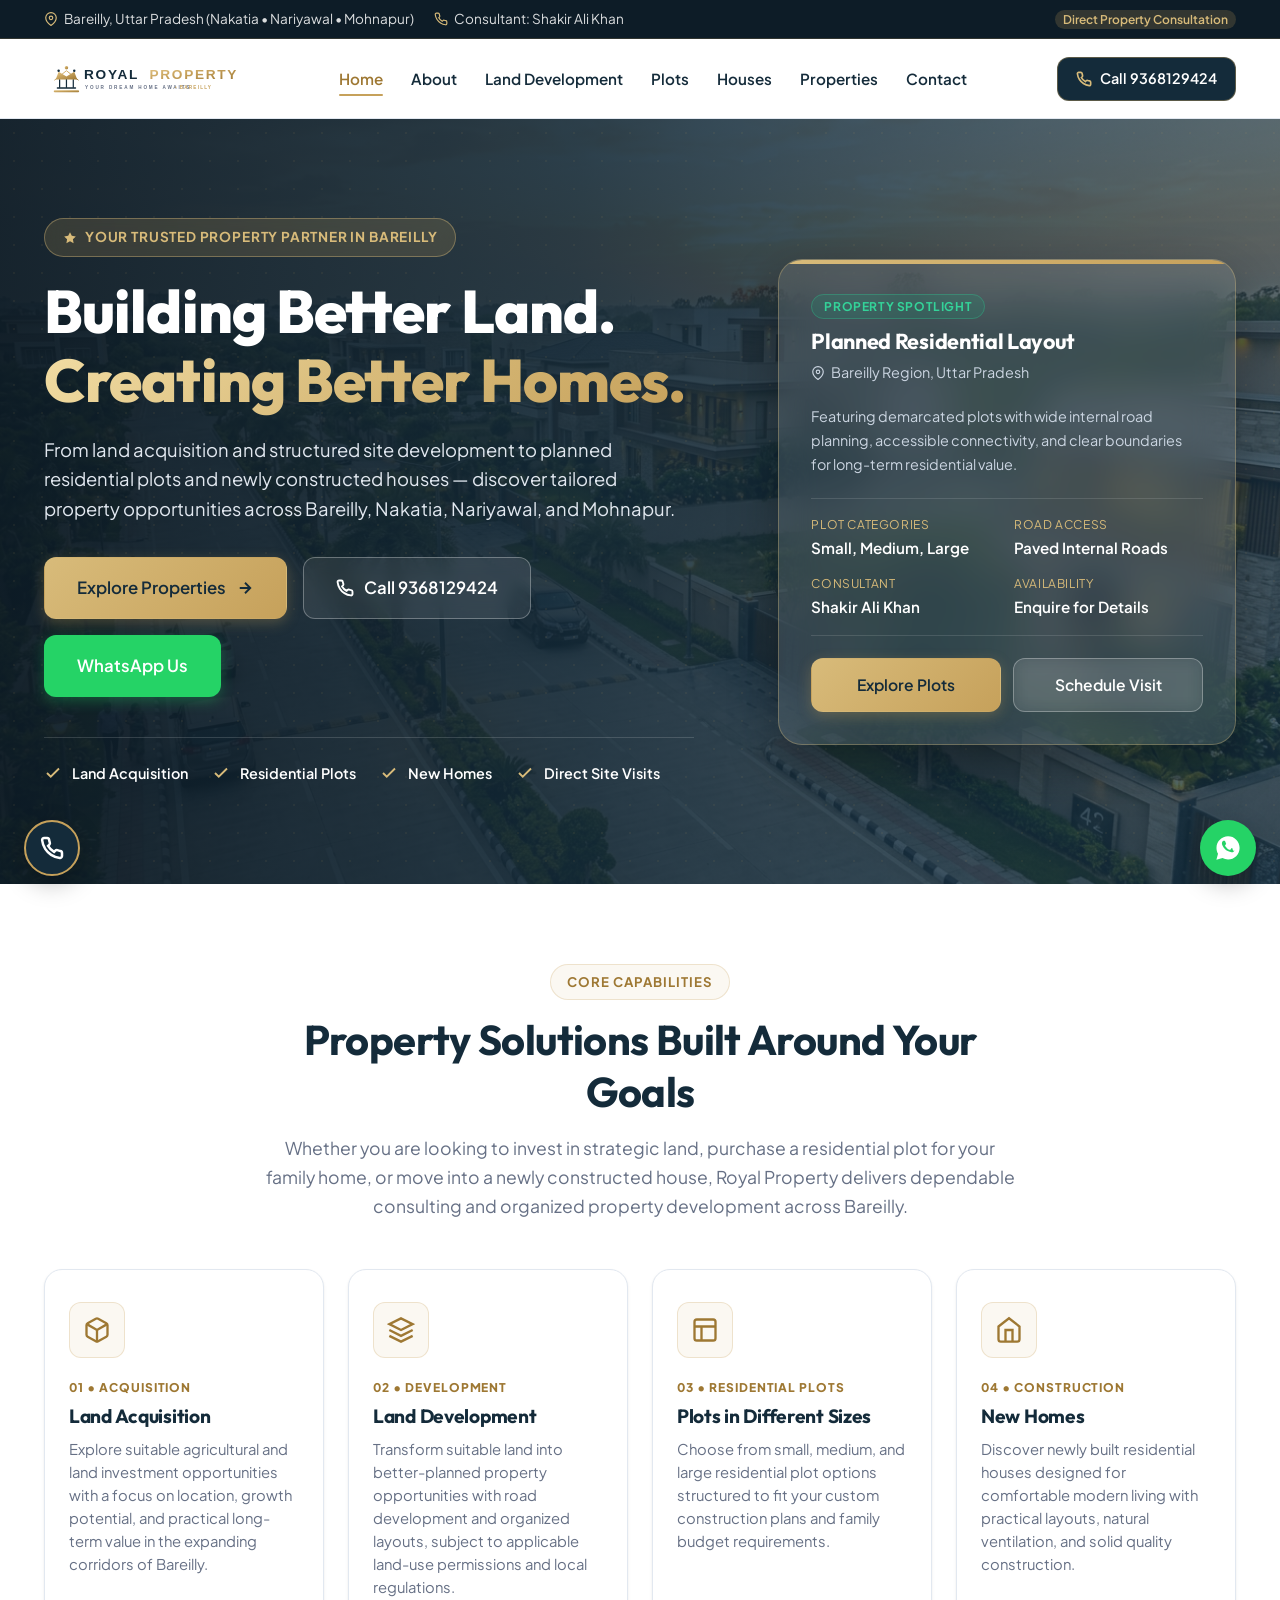
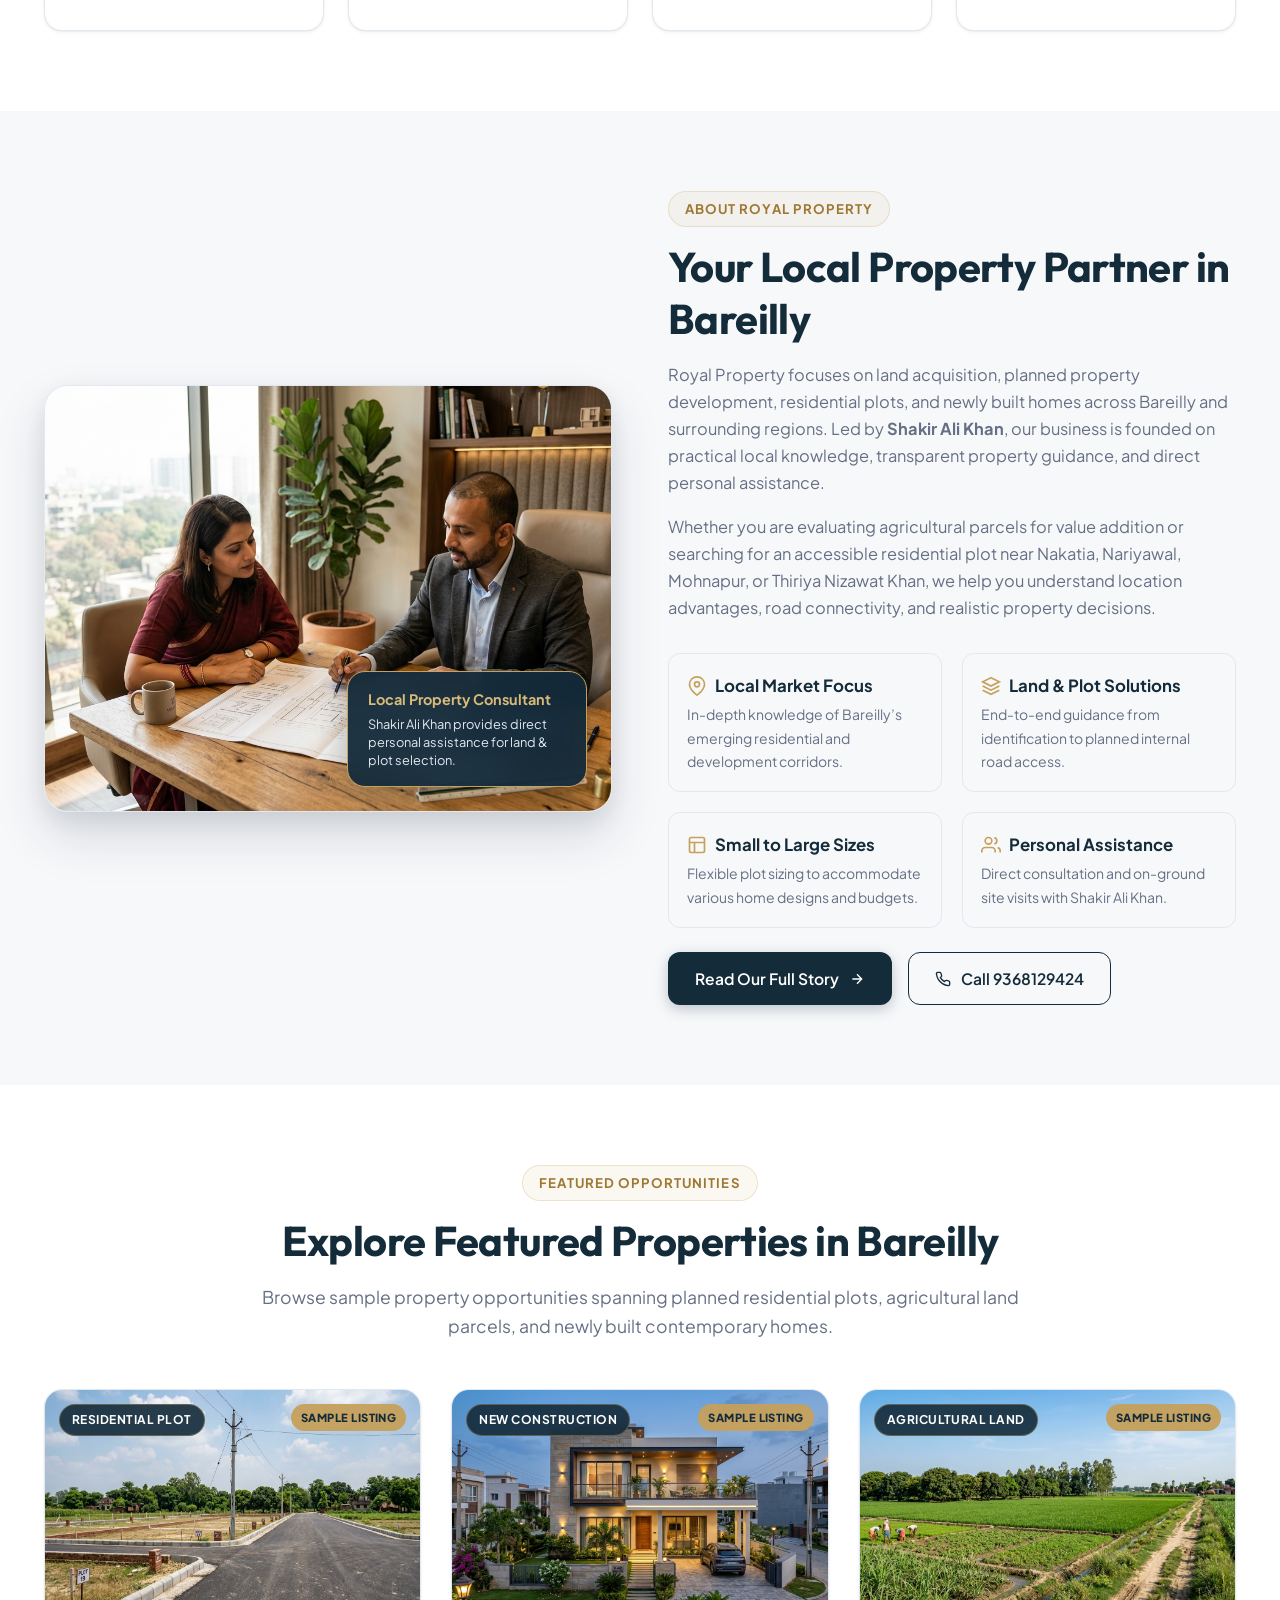
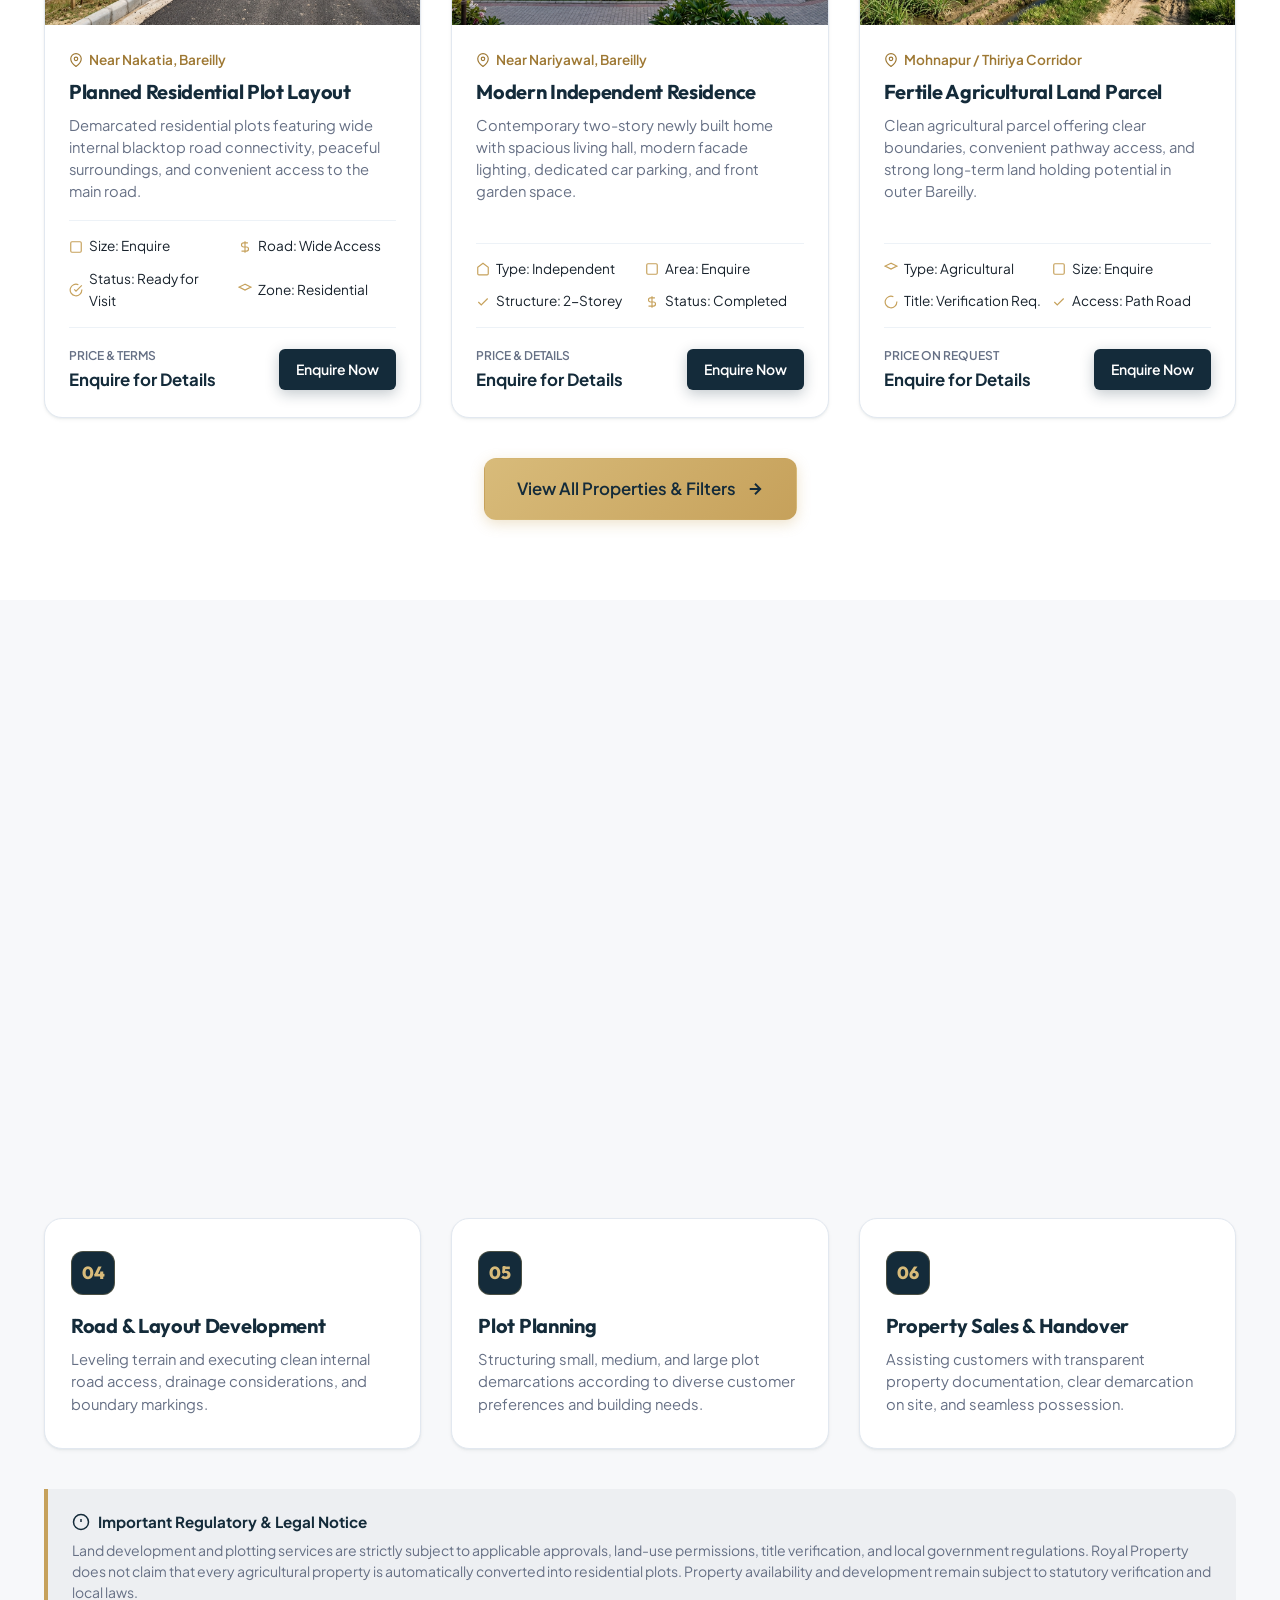
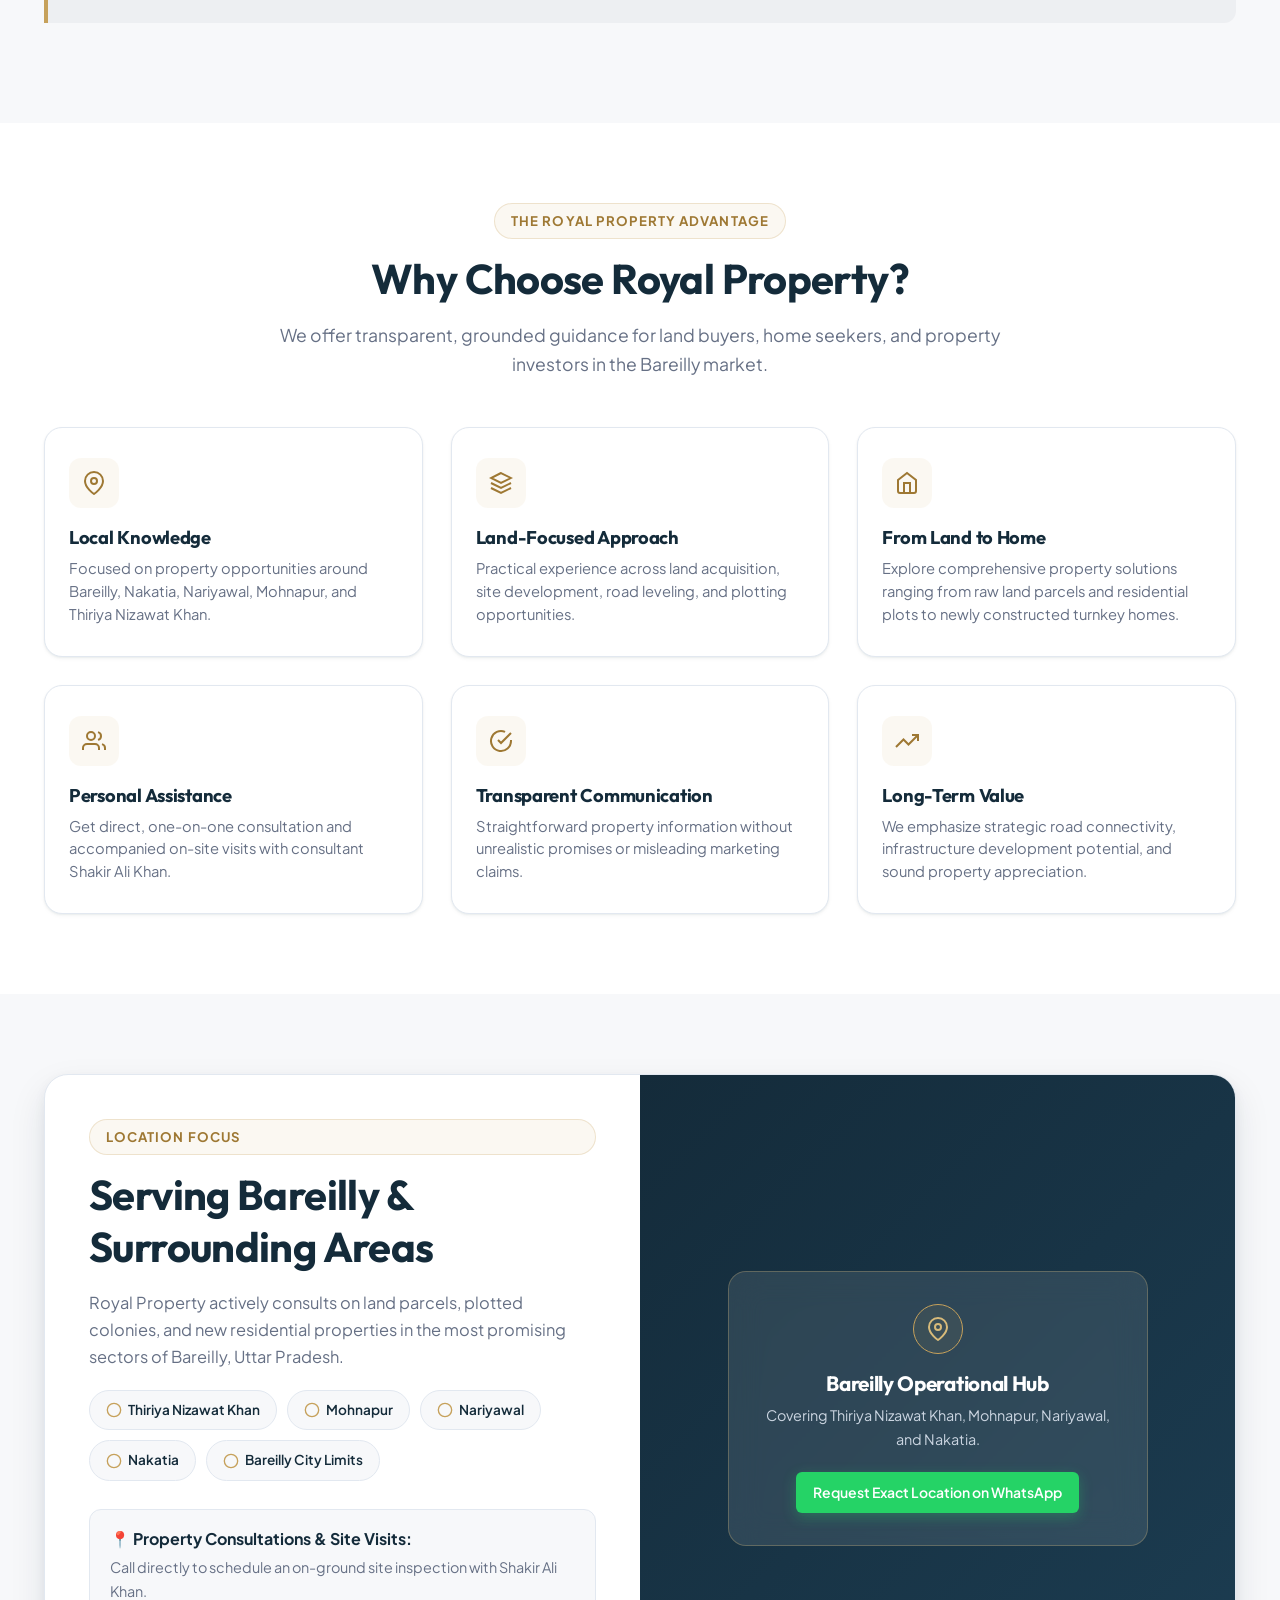
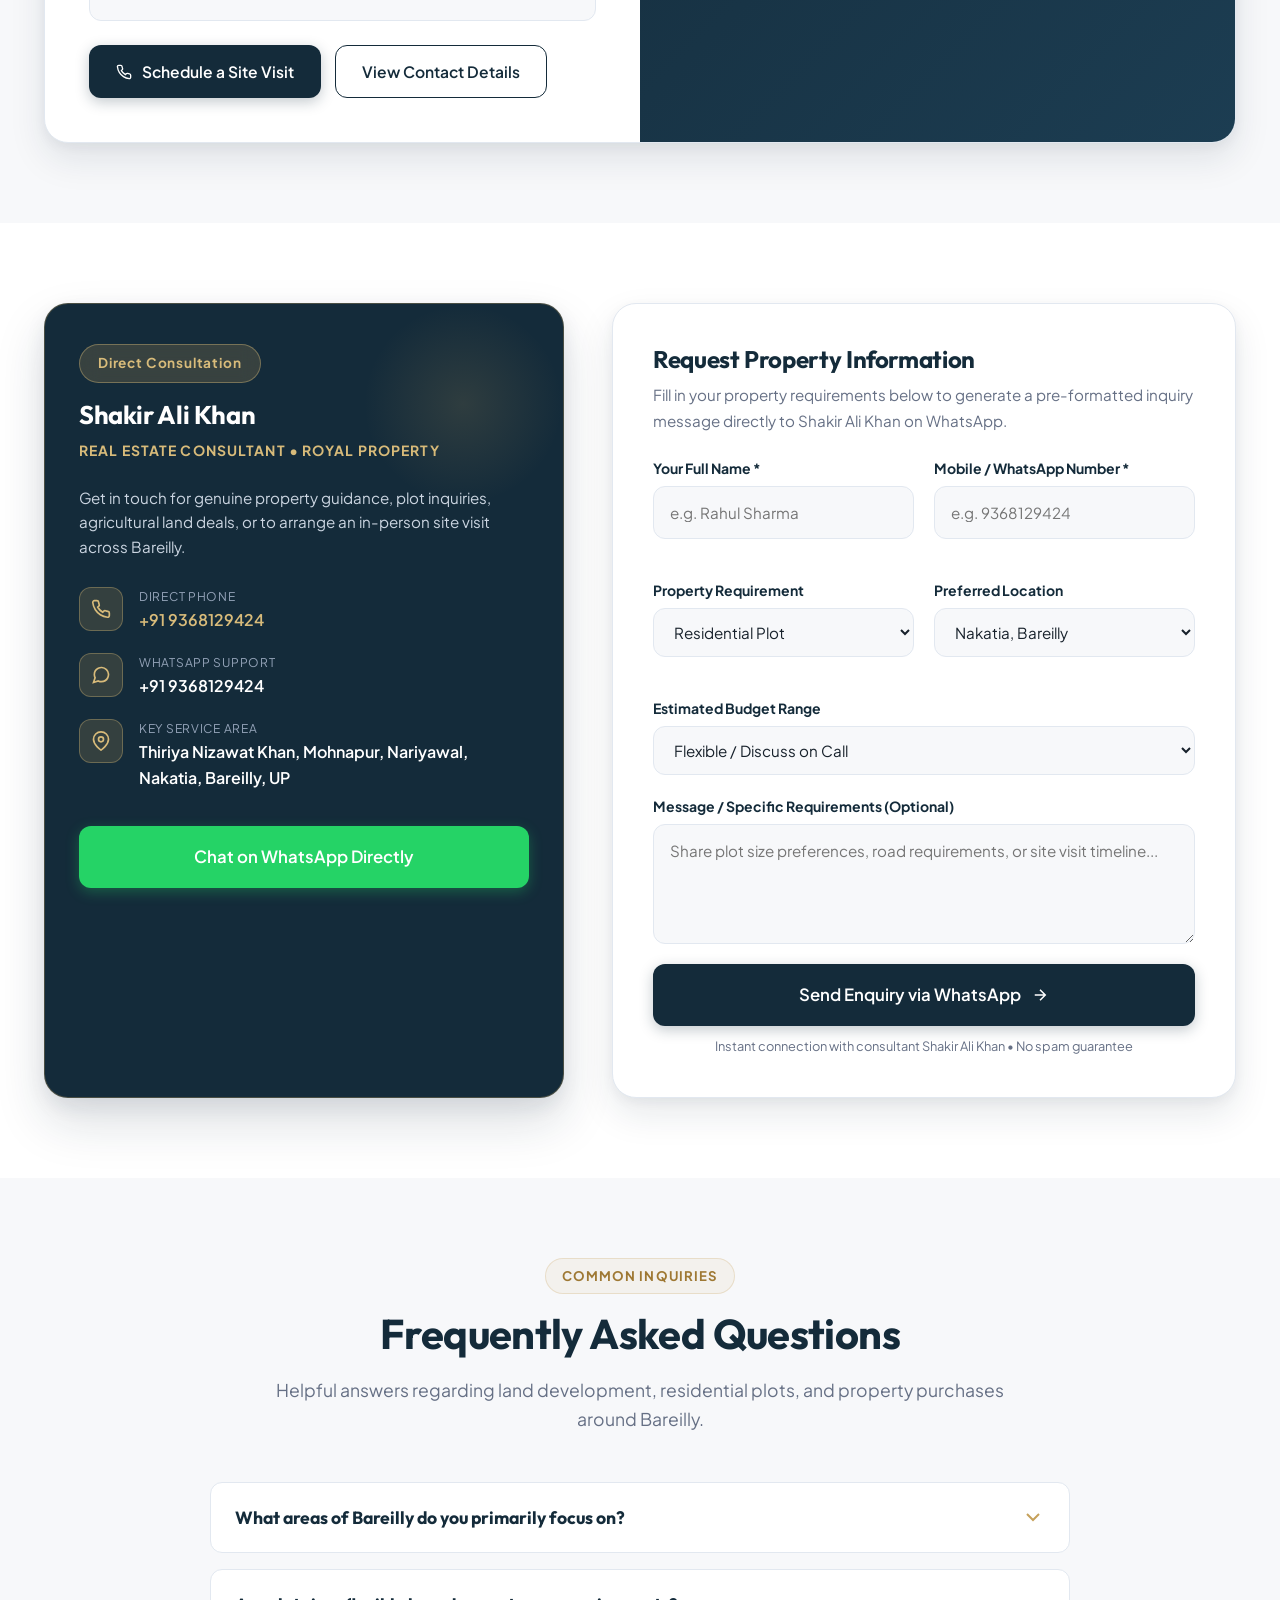
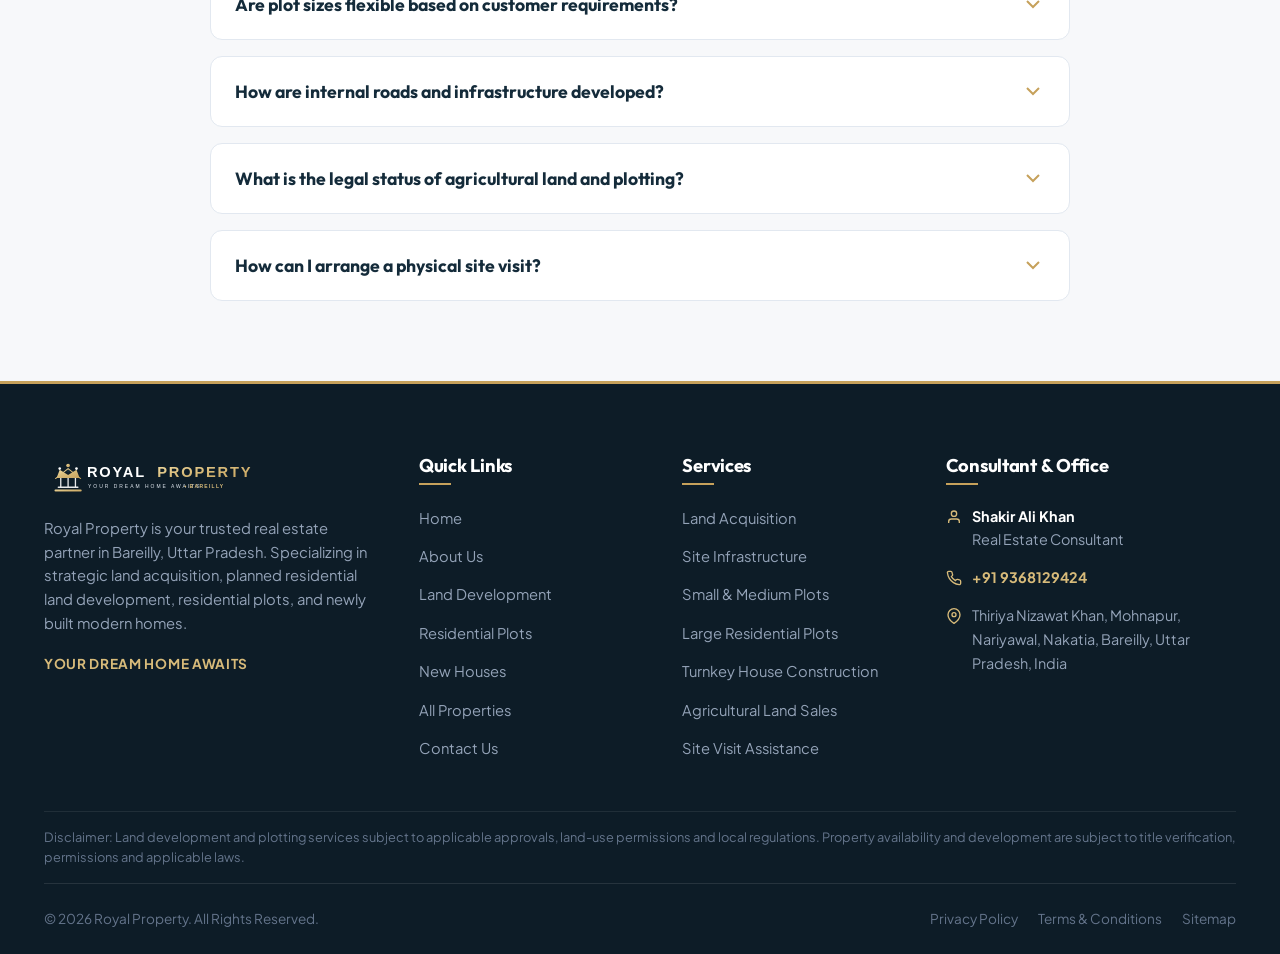
<file: index.html>
<!DOCTYPE html>
<html lang="en">
<head>
  <meta charset="UTF-8">
  <meta name="viewport" content="width=device-width, initial-scale=1.0">
  <meta http-equiv="X-UA-Compatible" content="IE=edge">
  
  <!-- SEO Primary Meta Tags -->
  <title>Royal Property | Real Estate, Plots & Land Development in Bareilly</title>
  <meta name="title" content="Royal Property | Real Estate, Plots & Land Development in Bareilly">
  <meta name="description" content="Discover premium land development, residential plots, agricultural land, and modern newly built houses in Bareilly. Expert real estate consulting by Shakir Ali Khan across Nakatia, Nariyawal, Mohnapur, and Thiriya Nizawat Khan.">
  <meta name="keywords" content="real estate in Bareilly, property in Bareilly, plots for sale in Bareilly, residential plots in Bareilly, land for sale in Bareilly, agricultural land in Bareilly, land development in Bareilly, property dealer in Bareilly, real estate consultant in Bareilly, plots near Nariyawal, property near Nakatia Bareilly, Shakir Ali Khan">
  <meta name="author" content="Shakir Ali Khan - Royal Property">
  <meta name="robots" content="index, follow">
  <!-- REPLACE YOUR-DOMAIN.com with your live website domain -->
  <link rel="canonical" href="https://YOUR-DOMAIN.com/">

  <!-- Open Graph / Facebook / WhatsApp -->
  <meta property="og:type" content="website">
  <meta property="og:url" content="https://YOUR-DOMAIN.com/">
  <meta property="og:title" content="Royal Property | Real Estate, Plots & Land Development in Bareilly">
  <meta property="og:description" content="Discover planned residential plots, land development, and modern houses across Bareilly. Trusted property consultation by Shakir Ali Khan.">
  <meta property="og:image" content="https://YOUR-DOMAIN.com/assets/images/og-image.jpg">
  <meta property="og:locale" content="en_IN">

  <!-- Twitter / X -->
  <meta property="twitter:card" content="summary_large_image">
  <meta property="twitter:url" content="https://YOUR-DOMAIN.com/">
  <meta property="twitter:title" content="Royal Property | Real Estate, Plots & Land Development in Bareilly">
  <meta property="twitter:description" content="Land development, residential plots, and modern houses in Bareilly, Uttar Pradesh. Contact Shakir Ali Khan (9368129424).">
  <meta property="twitter:image" content="https://YOUR-DOMAIN.com/assets/images/og-image.jpg">

  <!-- Favicons -->
  <link rel="icon" type="image/svg+xml" href="assets/images/favicon.svg">
  <link rel="alternate icon" href="favicon.ico">
  <link rel="apple-touch-icon" href="assets/images/favicon.png">

  <!-- Stylesheets -->
  <link rel="stylesheet" href="assets/css/style.css">

  <!-- Structured Data JSON-LD -->
  <script type="application/ld+json">
  {
    "@context": "https://schema.org",
    "@graph": [
      {
        "@type": "RealEstateAgent",
        "@id": "https://YOUR-DOMAIN.com/#organization",
        "name": "Royal Property",
        "description": "Real Estate Land Development & Property Sales in Bareilly, Uttar Pradesh. Specializing in land acquisition, plotting, and new home construction.",
        "url": "https://YOUR-DOMAIN.com/",
        "logo": "https://YOUR-DOMAIN.com/assets/images/logo.png",
        "image": "https://YOUR-DOMAIN.com/assets/images/hero-real-estate.webp",
        "telephone": "+91-9368129424",
        "priceRange": "Enquire for Details",
        "founder": {
          "@type": "Person",
          "name": "Shakir Ali Khan",
          "jobTitle": "Real Estate Consultant"
        },
        "address": {
          "@type": "PostalAddress",
          "streetAddress": "Thiriya Nizawat Khan, Mohnapur, Nariyawal, Nakatia",
          "addressLocality": "Bareilly",
          "addressRegion": "Uttar Pradesh",
          "postalCode": "243123",
          "addressCountry": "IN"
        },
        "geo": {
          "@type": "GeoCoordinates",
          "latitude": "28.3374",
          "longitude": "79.4678"
        },
        "areaServed": [
          "Bareilly",
          "Nakatia",
          "Nariyawal",
          "Mohnapur",
          "Thiriya Nizawat Khan"
        ]
      },
      {
        "@type": "WebSite",
        "@id": "https://YOUR-DOMAIN.com/#website",
        "url": "https://YOUR-DOMAIN.com/",
        "name": "Royal Property",
        "publisher": {
          "@id": "https://YOUR-DOMAIN.com/#organization"
        }
      }
    ]
  }
  </script>
</head>
<body>
  <!-- Skip to Content for Accessibility -->
  <a href="#mainContent" class="skip-to-content">Skip to Main Content</a>

  <!-- Top Announcement Bar -->
  <div class="topbar">
    <div class="container">
      <div class="topbar-info">
        <div class="topbar-item">
          <svg viewBox="0 0 24 24" width="14" height="14" fill="none" stroke="currentColor" stroke-width="2"><path d="M21 10c0 7-9 13-9 13s-9-6-9-13a9 9 0 0118 0z"/><circle cx="12" cy="10" r="3"/></svg>
          <span>Bareilly, Uttar Pradesh (Nakatia • Nariyawal • Mohnapur)</span>
        </div>
        <div class="topbar-item">
          <svg viewBox="0 0 24 24" width="14" height="14" fill="none" stroke="currentColor" stroke-width="2"><path d="M22 16.92v3a2 2 0 01-2.18 2 19.79 19.79 0 01-8.63-3.07 19.5 19.5 0 01-6-6 19.79 19.79 0 01-3.07-8.67A2 2 0 014.11 2h3a2 2 0 012 1.72 12.84 12.84 0 00.7 2.81 2 2 0 01-.45 2.11L8.09 9.91a16 16 0 006 6l1.27-1.27a2 2 0 012.11-.45 12.84 12.84 0 002.81.7A2 2 0 0122 16.92z"/></svg>
          <span>Consultant: Shakir Ali Khan</span>
        </div>
      </div>
      <div class="topbar-actions">
        <span class="topbar-badge">Direct Property Consultation</span>
      </div>
    </div>
  </div>

  <!-- Main Sticky Header -->
  <header class="site-header" id="siteHeader">
    <div class="container header-inner">
      <a href="index.html" class="site-logo" aria-label="Royal Property Homepage">
        <img src="assets/images/logo.svg" alt="Royal Property - Your Dream Home Awaits" width="220" height="48">
      </a>

      <!-- Desktop Navigation Menu -->
      <nav class="desktop-nav" aria-label="Main Navigation">
        <ul class="nav-menu">
          <li><a href="index.html" class="nav-link active">Home</a></li>
          <li><a href="about.html" class="nav-link">About</a></li>
          <li><a href="land-development.html" class="nav-link">Land Development</a></li>
          <li><a href="plots.html" class="nav-link">Plots</a></li>
          <li><a href="houses.html" class="nav-link">Houses</a></li>
          <li><a href="properties.html" class="nav-link">Properties</a></li>
          <li><a href="contact.html" class="nav-link">Contact</a></li>
        </ul>
      </nav>

      <!-- Header Call CTA -->
      <div class="header-actions">
        <a href="tel:+919368129424" class="header-call-btn">
          <svg viewBox="0 0 24 24" width="16" height="16" fill="none" stroke="currentColor" stroke-width="2.5"><path d="M22 16.92v3a2 2 0 01-2.18 2 19.79 19.79 0 01-8.63-3.07 19.5 19.5 0 01-6-6 19.79 19.79 0 01-3.07-8.67A2 2 0 014.11 2h3a2 2 0 012 1.72 12.84 12.84 0 00.7 2.81 2 2 0 01-.45 2.11L8.09 9.91a16 16 0 006 6l1.27-1.27a2 2 0 012.11-.45 12.84 12.84 0 002.81.7A2 2 0 0122 16.92z"/></svg>
          <span>Call 9368129424</span>
        </a>
        <button class="mobile-toggle" aria-label="Toggle Navigation Menu" aria-expanded="false">
          <div class="hamburger-icon">
            <span></span>
            <span></span>
            <span></span>
          </div>
        </button>
      </div>
    </div>
  </header>

  <!-- Mobile Navigation Drawer -->
  <div class="mobile-drawer" id="mobileDrawer">
    <ul class="mobile-nav-list">
      <li><a href="index.html" class="mobile-nav-link active">Home <span>→</span></a></li>
      <li><a href="about.html" class="mobile-nav-link">About Us <span>→</span></a></li>
      <li><a href="land-development.html" class="mobile-nav-link">Land Development <span>→</span></a></li>
      <li><a href="plots.html" class="mobile-nav-link">Residential Plots <span>→</span></a></li>
      <li><a href="houses.html" class="mobile-nav-link">New Houses <span>→</span></a></li>
      <li><a href="properties.html" class="mobile-nav-link">Explore Properties <span>→</span></a></li>
      <li><a href="contact.html" class="mobile-nav-link">Contact & Site Visits <span>→</span></a></li>
    </ul>
    <div class="mobile-drawer-footer">
      <a href="tel:+919368129424" class="btn btn-navy btn-lg" style="width: 100%;">
        <svg viewBox="0 0 24 24" width="18" height="18" fill="none" stroke="currentColor" stroke-width="2"><path d="M22 16.92v3a2 2 0 01-2.18 2 19.79 19.79 0 01-8.63-3.07 19.5 19.5 0 01-6-6 19.79 19.79 0 01-3.07-8.67A2 2 0 014.11 2h3a2 2 0 012 1.72 12.84 12.84 0 00.7 2.81 2 2 0 01-.45 2.11L8.09 9.91a16 16 0 006 6l1.27-1.27a2 2 0 012.11-.45 12.84 12.84 0 002.81.7A2 2 0 0122 16.92z"/></svg>
        Call 9368129424
      </a>
      <a href="https://wa.me/919368129424?text=Hello%20Shakir%20Ali%20Khan,%20I%20am%20interested%20in%20properties%20around%20Bareilly." class="btn btn-whatsapp btn-lg" target="_blank" rel="noopener">
        Chat on WhatsApp
      </a>
    </div>
  </div>

  <main id="mainContent">
    <!-- HERO SECTION -->
    <section class="hero" id="heroSection">
      <div class="hero-bg-wrapper">
        <img src="assets/images/hero-real-estate.webp" alt="Master planned residential development in Bareilly Uttar Pradesh" class="hero-bg-image" width="1920" height="1080">
        <div class="hero-overlay"></div>
        <div class="hero-overlay-pattern"></div>
      </div>

      <div class="container">
        <div class="hero-grid">
          <div class="hero-content reveal-item">
            <span class="hero-tag">
              <svg viewBox="0 0 24 24" width="14" height="14" fill="currentColor"><path d="M12 2L15.09 8.26L22 9.27L17 14.14L18.18 21.02L12 17.77L5.82 21.02L7 14.14L2 9.27L8.91 8.26L12 2Z"/></svg>
              YOUR TRUSTED PROPERTY PARTNER IN BAREILLY
            </span>
            <h1 class="hero-title">
              Building Better Land. <br>
              <span class="text-gold">Creating Better Homes.</span>
            </h1>
            <p class="hero-subtitle">
              From land acquisition and structured site development to planned residential plots and newly constructed houses — discover tailored property opportunities across Bareilly, Nakatia, Nariyawal, and Mohnapur.
            </p>
            <div class="hero-ctas">
              <a href="properties.html" class="btn btn-primary btn-lg">
                Explore Properties
                <svg viewBox="0 0 24 24" width="18" height="18" fill="none" stroke="currentColor" stroke-width="2.5"><path d="M5 12h14M12 5l7 7-7 7"/></svg>
              </a>
              <a href="tel:+919368129424" class="btn btn-outline-white btn-lg">
                <svg viewBox="0 0 24 24" width="18" height="18" fill="none" stroke="currentColor" stroke-width="2.5"><path d="M22 16.92v3a2 2 0 01-2.18 2 19.79 19.79 0 01-8.63-3.07 19.5 19.5 0 01-6-6 19.79 19.79 0 01-3.07-8.67A2 2 0 014.11 2h3a2 2 0 012 1.72 12.84 12.84 0 00.7 2.81 2 2 0 01-.45 2.11L8.09 9.91a16 16 0 006 6l1.27-1.27a2 2 0 012.11-.45 12.84 12.84 0 002.81.7A2 2 0 0122 16.92z"/></svg>
                Call 9368129424
              </a>
              <a href="https://wa.me/919368129424?text=Hello%20Shakir%20Ali%20Khan,%20I%20would%20like%20to%20enquire%20about%20property%20opportunities%20in%20Bareilly." class="btn btn-whatsapp btn-lg" target="_blank" rel="noopener">
                WhatsApp Us
              </a>
            </div>

            <div class="hero-highlights">
              <div class="hero-highlight-item">
                <svg viewBox="0 0 24 24" width="18" height="18" fill="none" stroke="currentColor" stroke-width="2.5"><polyline points="20 6 9 17 4 12"/></svg>
                <span>Land Acquisition</span>
              </div>
              <div class="hero-highlight-item">
                <svg viewBox="0 0 24 24" width="18" height="18" fill="none" stroke="currentColor" stroke-width="2.5"><polyline points="20 6 9 17 4 12"/></svg>
                <span>Residential Plots</span>
              </div>
              <div class="hero-highlight-item">
                <svg viewBox="0 0 24 24" width="18" height="18" fill="none" stroke="currentColor" stroke-width="2.5"><polyline points="20 6 9 17 4 12"/></svg>
                <span>New Homes</span>
              </div>
              <div class="hero-highlight-item">
                <svg viewBox="0 0 24 24" width="18" height="18" fill="none" stroke="currentColor" stroke-width="2.5"><polyline points="20 6 9 17 4 12"/></svg>
                <span>Direct Site Visits</span>
              </div>
            </div>
          </div>

          <!-- Floating Property Information Card -->
          <div class="hero-card reveal-item">
            <div class="hero-card-header">
              <div>
                <span class="hero-card-badge">Property Spotlight</span>
                <h3 class="hero-card-title" style="margin-top: 10px;">Planned Residential Layout</h3>
                <p class="hero-card-location">
                  <svg viewBox="0 0 24 24" width="14" height="14" fill="none" stroke="currentColor" stroke-width="2"><path d="M21 10c0 7-9 13-9 13s-9-6-9-13a9 9 0 0118 0z"/><circle cx="12" cy="10" r="3"/></svg>
                  Bareilly Region, Uttar Pradesh
                </p>
              </div>
            </div>

            <p style="font-size: 0.9rem; color: #CBD5E1; margin-bottom: 16px;">
              Featuring demarcated plots with wide internal road planning, accessible connectivity, and clear boundaries for long-term residential value.
            </p>

            <div class="hero-card-features">
              <div class="hero-card-feat-item">
                <span class="hero-card-feat-label">Plot Categories</span>
                <span class="hero-card-feat-val">Small, Medium, Large</span>
              </div>
              <div class="hero-card-feat-item">
                <span class="hero-card-feat-label">Road Access</span>
                <span class="hero-card-feat-val">Paved Internal Roads</span>
              </div>
              <div class="hero-card-feat-item">
                <span class="hero-card-feat-label">Consultant</span>
                <span class="hero-card-feat-val">Shakir Ali Khan</span>
              </div>
              <div class="hero-card-feat-item">
                <span class="hero-card-feat-label">Availability</span>
                <span class="hero-card-feat-val">Enquire for Details</span>
              </div>
            </div>

            <div style="display: flex; gap: 12px; margin-top: 16px;">
              <a href="plots.html" class="btn btn-primary" style="flex: 1;">Explore Plots</a>
              <a href="contact.html" class="btn btn-outline-white" style="flex: 1;">Schedule Visit</a>
            </div>
          </div>
        </div>
      </div>
    </section>

    <!-- TRUST & VALUE SECTION (4 PILLARS) -->
    <section class="section section-subtle" id="trustSection">
      <div class="container">
        <div class="section-header reveal-item">
          <span class="section-badge">Core Capabilities</span>
          <h2 class="section-title">Property Solutions Built Around Your Goals</h2>
          <p class="section-desc">
            Whether you are looking to invest in strategic land, purchase a residential plot for your family home, or move into a newly constructed house, Royal Property delivers dependable consulting and organized property development across Bareilly.
          </p>
        </div>

        <div class="trust-grid">
          <!-- Card 1 -->
          <div class="trust-card reveal-item">
            <div class="trust-icon-box">
              <svg viewBox="0 0 24 24" width="28" height="28" fill="none" stroke="currentColor" stroke-width="2"><path d="M21 16V8a2 2 0 0 0-1-1.73l-7-4a2 2 0 0 0-2 0l-7 4A2 2 0 0 0 3 8v8a2 2 0 0 0 1 1.73l7 4a2 2 0 0 0 2 0l7-4A2 2 0 0 0 21 16z"/><polyline points="3.27 6.96 12 12.01 20.73 6.96"/><line x1="12" y1="22.08" x2="12" y2="12"/></svg>
            </div>
            <span class="trust-number">01 • Acquisition</span>
            <h3 class="trust-title">Land Acquisition</h3>
            <p class="trust-text">
              Explore suitable agricultural and land investment opportunities with a focus on location, growth potential, and practical long-term value in the expanding corridors of Bareilly.
            </p>
          </div>

          <!-- Card 2 -->
          <div class="trust-card reveal-item">
            <div class="trust-icon-box">
              <svg viewBox="0 0 24 24" width="28" height="28" fill="none" stroke="currentColor" stroke-width="2"><polygon points="12 2 2 7 12 12 22 7 12 2"/><polyline points="2 17 12 22 22 17"/><polyline points="2 12 12 17 22 12"/></svg>
            </div>
            <span class="trust-number">02 • Development</span>
            <h3 class="trust-title">Land Development</h3>
            <p class="trust-text">
              Transform suitable land into better-planned property opportunities with road development and organized layouts, subject to applicable land-use permissions and local regulations.
            </p>
          </div>

          <!-- Card 3 -->
          <div class="trust-card reveal-item">
            <div class="trust-icon-box">
              <svg viewBox="0 0 24 24" width="28" height="28" fill="none" stroke="currentColor" stroke-width="2"><rect x="3" y="3" width="18" height="18" rx="2"/><path d="M3 9h18M9 21V9"/></svg>
            </div>
            <span class="trust-number">03 • Residential Plots</span>
            <h3 class="trust-title">Plots in Different Sizes</h3>
            <p class="trust-text">
              Choose from small, medium, and large residential plot options structured to fit your custom construction plans and family budget requirements.
            </p>
          </div>

          <!-- Card 4 -->
          <div class="trust-card reveal-item">
            <div class="trust-icon-box">
              <svg viewBox="0 0 24 24" width="28" height="28" fill="none" stroke="currentColor" stroke-width="2"><path d="M3 9l9-7 9 7v11a2 2 0 0 1-2 2H5a2 2 0 0 1-2-2z"/><polyline points="9 22 9 12 15 12 15 22"/></svg>
            </div>
            <span class="trust-number">04 • Construction</span>
            <h3 class="trust-title">New Homes</h3>
            <p class="trust-text">
              Discover newly built residential houses designed for comfortable modern living with practical layouts, natural ventilation, and solid quality construction.
            </p>
          </div>
        </div>
      </div>
    </section>

    <!-- ABOUT SECTION TEASER -->
    <section class="section" id="aboutTeaserSection">
      <div class="container">
        <div class="split-grid">
          <div class="split-image-wrapper reveal-item">
            <img src="assets/images/about.webp" alt="Real estate consultant Shakir Ali Khan reviewing layout plans in Bareilly" class="split-image" width="800" height="600" loading="lazy">
            <div class="split-badge-floating">
              <div class="split-badge-title">Local Property Consultant</div>
              <div class="split-badge-text">Shakir Ali Khan provides direct personal assistance for land & plot selection.</div>
            </div>
          </div>

          <div class="split-content reveal-item">
            <span class="section-badge">About Royal Property</span>
            <h2 class="section-title">Your Local Property Partner in Bareilly</h2>
            <p style="margin-bottom: 16px;">
              Royal Property focuses on land acquisition, planned property development, residential plots, and newly built homes across Bareilly and surrounding regions. Led by <strong>Shakir Ali Khan</strong>, our business is founded on practical local knowledge, transparent property guidance, and direct personal assistance.
            </p>
            <p style="margin-bottom: 20px;">
              Whether you are evaluating agricultural parcels for value addition or searching for an accessible residential plot near Nakatia, Nariyawal, Mohnapur, or Thiriya Nizawat Khan, we help you understand location advantages, road connectivity, and realistic property decisions.
            </p>

            <div class="stats-grid">
              <div class="stat-item">
                <div class="stat-label">
                  <svg viewBox="0 0 24 24" width="20" height="20" fill="none" stroke="currentColor" stroke-width="2"><path d="M21 10c0 7-9 13-9 13s-9-6-9-13a9 9 0 0118 0z"/><circle cx="12" cy="10" r="3"/></svg>
                  Local Market Focus
                </div>
                <div class="stat-desc">In-depth knowledge of Bareilly’s emerging residential and development corridors.</div>
              </div>

              <div class="stat-item">
                <div class="stat-label">
                  <svg viewBox="0 0 24 24" width="20" height="20" fill="none" stroke="currentColor" stroke-width="2"><polygon points="12 2 2 7 12 12 22 7 12 2"/><polyline points="2 17 12 22 22 17"/><polyline points="2 12 12 17 22 12"/></svg>
                  Land & Plot Solutions
                </div>
                <div class="stat-desc">End-to-end guidance from identification to planned internal road access.</div>
              </div>

              <div class="stat-item">
                <div class="stat-label">
                  <svg viewBox="0 0 24 24" width="20" height="20" fill="none" stroke="currentColor" stroke-width="2"><rect x="3" y="3" width="18" height="18" rx="2"/><path d="M3 9h18M9 21V9"/></svg>
                  Small to Large Sizes
                </div>
                <div class="stat-desc">Flexible plot sizing to accommodate various home designs and budgets.</div>
              </div>

              <div class="stat-item">
                <div class="stat-label">
                  <svg viewBox="0 0 24 24" width="20" height="20" fill="none" stroke="currentColor" stroke-width="2"><path d="M17 21v-2a4 4 0 0 0-4-4H5a4 4 0 0 0-4 4v2"/><circle cx="9" cy="7" r="4"/><path d="M23 21v-2a4 4 0 0 0-3-3.87"/><path d="M16 3.13a4 4 0 0 1 0 7.75"/></svg>
                  Personal Assistance
                </div>
                <div class="stat-desc">Direct consultation and on-ground site visits with Shakir Ali Khan.</div>
              </div>
            </div>

            <div style="display: flex; gap: 16px; align-items: center; flex-wrap: wrap;">
              <a href="about.html" class="btn btn-navy">
                Read Our Full Story
                <svg viewBox="0 0 24 24" width="16" height="16" fill="none" stroke="currentColor" stroke-width="2"><path d="M5 12h14M12 5l7 7-7 7"/></svg>
              </a>
              <a href="tel:+919368129424" class="btn btn-outline">
                <svg viewBox="0 0 24 24" width="16" height="16" fill="none" stroke="currentColor" stroke-width="2"><path d="M22 16.92v3a2 2 0 01-2.18 2 19.79 19.79 0 01-8.63-3.07 19.5 19.5 0 01-6-6 19.79 19.79 0 01-3.07-8.67A2 2 0 014.11 2h3a2 2 0 012 1.72 12.84 12.84 0 00.7 2.81 2 2 0 01-.45 2.11L8.09 9.91a16 16 0 006 6l1.27-1.27a2 2 0 012.11-.45 12.84 12.84 0 002.81.7A2 2 0 0122 16.92z"/></svg>
                Call 9368129424
              </a>
            </div>
          </div>
        </div>
      </div>
    </section>

    <!-- FEATURED PROPERTIES SHOWCASE -->
    <section class="section section-subtle" id="propertiesShowcase">
      <div class="container">
        <div class="section-header reveal-item">
          <span class="section-badge">Featured Opportunities</span>
          <h2 class="section-title">Explore Featured Properties in Bareilly</h2>
          <p class="section-desc">
            Browse sample property opportunities spanning planned residential plots, agricultural land parcels, and newly built contemporary homes.
          </p>
        </div>

        <div class="property-grid">
          <!-- Card 1: Residential Plot -->
          <article class="property-card reveal-item" data-type="plots" data-location="nakatia">
            <div class="property-img-container">
              <img src="assets/images/plots.webp" alt="Residential plots for sale near Nakatia Bareilly" class="property-img" width="600" height="375" loading="lazy">
              <span class="property-badge-type">Residential Plot</span>
              <span class="property-badge-demo">Sample Listing</span>
            </div>
            <div class="property-body">
              <div class="property-location">
                <svg viewBox="0 0 24 24" width="14" height="14" fill="none" stroke="currentColor" stroke-width="2"><path d="M21 10c0 7-9 13-9 13s-9-6-9-13a9 9 0 0118 0z"/><circle cx="12" cy="10" r="3"/></svg>
                <span>Near Nakatia, Bareilly</span>
              </div>
              <h3 class="property-card-title">Planned Residential Plot Layout</h3>
              <p class="property-desc">
                Demarcated residential plots featuring wide internal blacktop road connectivity, peaceful surroundings, and convenient access to the main road.
              </p>
              <div class="property-specs">
                <div class="spec-item">
                  <svg viewBox="0 0 24 24" width="14" height="14" fill="none" stroke="currentColor" stroke-width="2"><rect x="3" y="3" width="18" height="18" rx="2"/></svg>
                  <span>Size: Enquire</span>
                </div>
                <div class="spec-item">
                  <svg viewBox="0 0 24 24" width="14" height="14" fill="none" stroke="currentColor" stroke-width="2"><path d="M12 2v20M17 5H9.5a3.5 3.5 0 0 0 0 7h5a3.5 3.5 0 0 1 0 7H6"/></svg>
                  <span>Road: Wide Access</span>
                </div>
                <div class="spec-item">
                  <svg viewBox="0 0 24 24" width="14" height="14" fill="none" stroke="currentColor" stroke-width="2"><path d="M22 11.08V12a10 10 0 1 1-5.93-9.14"/><polyline points="22 4 12 14.01 9 11.01"/></svg>
                  <span>Status: Ready for Visit</span>
                </div>
                <div class="spec-item">
                  <svg viewBox="0 0 24 24" width="14" height="14" fill="none" stroke="currentColor" stroke-width="2"><polygon points="12 2 2 7 12 12 22 7 12 2"/></svg>
                  <span>Zone: Residential</span>
                </div>
              </div>
              <div class="property-footer">
                <div class="property-price-tag">
                  <span class="price-label">Price & Terms</span>
                  <span class="price-value">Enquire for Details</span>
                </div>
                <button type="button" class="btn btn-navy btn-sm js-open-inquiry">Enquire Now</button>
              </div>
            </div>
          </article>

          <!-- Card 2: Modern House -->
          <article class="property-card reveal-item" data-type="houses" data-location="nariyawal">
            <div class="property-img-container">
              <img src="assets/images/modern-house.webp" alt="Newly constructed 2-story modern house in Bareilly" class="property-img" width="600" height="375" loading="lazy">
              <span class="property-badge-type">New Construction</span>
              <span class="property-badge-demo">Sample Listing</span>
            </div>
            <div class="property-body">
              <div class="property-location">
                <svg viewBox="0 0 24 24" width="14" height="14" fill="none" stroke="currentColor" stroke-width="2"><path d="M21 10c0 7-9 13-9 13s-9-6-9-13a9 9 0 0118 0z"/><circle cx="12" cy="10" r="3"/></svg>
                <span>Near Nariyawal, Bareilly</span>
              </div>
              <h3 class="property-card-title">Modern Independent Residence</h3>
              <p class="property-desc">
                Contemporary two-story newly built home with spacious living hall, modern facade lighting, dedicated car parking, and front garden space.
              </p>
              <div class="property-specs">
                <div class="spec-item">
                  <svg viewBox="0 0 24 24" width="14" height="14" fill="none" stroke="currentColor" stroke-width="2"><path d="M3 9l9-7 9 7v11a2 2 0 0 1-2 2H5a2 2 0 0 1-2-2z"/></svg>
                  <span>Type: Independent</span>
                </div>
                <div class="spec-item">
                  <svg viewBox="0 0 24 24" width="14" height="14" fill="none" stroke="currentColor" stroke-width="2"><rect x="3" y="3" width="18" height="18" rx="2"/></svg>
                  <span>Area: Enquire</span>
                </div>
                <div class="spec-item">
                  <svg viewBox="0 0 24 24" width="14" height="14" fill="none" stroke="currentColor" stroke-width="2"><polyline points="20 6 9 17 4 12"/></svg>
                  <span>Structure: 2-Storey</span>
                </div>
                <div class="spec-item">
                  <svg viewBox="0 0 24 24" width="14" height="14" fill="none" stroke="currentColor" stroke-width="2"><path d="M12 2v20M17 5H9.5a3.5 3.5 0 0 0 0 7h5a3.5 3.5 0 0 1 0 7H6"/></svg>
                  <span>Status: Completed</span>
                </div>
              </div>
              <div class="property-footer">
                <div class="property-price-tag">
                  <span class="price-label">Price & Details</span>
                  <span class="price-value">Enquire for Details</span>
                </div>
                <button type="button" class="btn btn-navy btn-sm js-open-inquiry">Enquire Now</button>
              </div>
            </div>
          </article>

          <!-- Card 3: Agricultural Land -->
          <article class="property-card reveal-item" data-type="agricultural" data-location="mohnapur">
            <div class="property-img-container">
              <img src="assets/images/agricultural-land.webp" alt="Agricultural land for sale in Mohnapur Bareilly" class="property-img" width="600" height="375" loading="lazy">
              <span class="property-badge-type">Agricultural Land</span>
              <span class="property-badge-demo">Sample Listing</span>
            </div>
            <div class="property-body">
              <div class="property-location">
                <svg viewBox="0 0 24 24" width="14" height="14" fill="none" stroke="currentColor" stroke-width="2"><path d="M21 10c0 7-9 13-9 13s-9-6-9-13a9 9 0 0118 0z"/><circle cx="12" cy="10" r="3"/></svg>
                <span>Mohnapur / Thiriya Corridor</span>
              </div>
              <h3 class="property-card-title">Fertile Agricultural Land Parcel</h3>
              <p class="property-desc">
                Clean agricultural parcel offering clear boundaries, convenient pathway access, and strong long-term land holding potential in outer Bareilly.
              </p>
              <div class="property-specs">
                <div class="spec-item">
                  <svg viewBox="0 0 24 24" width="14" height="14" fill="none" stroke="currentColor" stroke-width="2"><polygon points="12 2 2 7 12 12 22 7 12 2"/></svg>
                  <span>Type: Agricultural</span>
                </div>
                <div class="spec-item">
                  <svg viewBox="0 0 24 24" width="14" height="14" fill="none" stroke="currentColor" stroke-width="2"><rect x="3" y="3" width="18" height="18" rx="2"/></svg>
                  <span>Size: Enquire</span>
                </div>
                <div class="spec-item">
                  <svg viewBox="0 0 24 24" width="14" height="14" fill="none" stroke="currentColor" stroke-width="2"><path d="M22 11.08V12a10 10 0 1 1-5.93-9.14"/></svg>
                  <span>Title: Verification Req.</span>
                </div>
                <div class="spec-item">
                  <svg viewBox="0 0 24 24" width="14" height="14" fill="none" stroke="currentColor" stroke-width="2"><polyline points="20 6 9 17 4 12"/></svg>
                  <span>Access: Path Road</span>
                </div>
              </div>
              <div class="property-footer">
                <div class="property-price-tag">
                  <span class="price-label">Price on Request</span>
                  <span class="price-value">Enquire for Details</span>
                </div>
                <button type="button" class="btn btn-navy btn-sm js-open-inquiry">Enquire Now</button>
              </div>
            </div>
          </article>
        </div>

        <div style="text-align: center; margin-top: 40px;">
          <a href="properties.html" class="btn btn-primary btn-lg">
            View All Properties & Filters
            <svg viewBox="0 0 24 24" width="18" height="18" fill="none" stroke="currentColor" stroke-width="2.5"><path d="M5 12h14M12 5l7 7-7 7"/></svg>
          </a>
        </div>
      </div>
    </section>

    <!-- LAND DEVELOPMENT PROCESS (6 STEPS) -->
    <section class="section" id="processSection">
      <div class="container">
        <div class="section-header reveal-item">
          <span class="section-badge">How We Work</span>
          <h2 class="section-title">Our Land Development & Planning Process</h2>
          <p class="section-desc">
            We follow an organized, systematic procedure to evaluate, develop, and structure property opportunities across Bareilly.
          </p>
        </div>

        <div class="timeline-grid">
          <!-- Step 1 -->
          <div class="timeline-card reveal-item">
            <span class="timeline-step-badge">01</span>
            <h3 class="timeline-title">Land Identification</h3>
            <p class="timeline-desc">
              Identifying suitable agricultural or open parcels with strategic connectivity and geographic suitability around Bareilly.
            </p>
          </div>

          <!-- Step 2 -->
          <div class="timeline-card reveal-item">
            <span class="timeline-step-badge">02</span>
            <h3 class="timeline-title">Site Evaluation</h3>
            <p class="timeline-desc">
              Conducting rigorous title assessment, access road feasibility, physical terrain survey, and local regulatory check.
            </p>
          </div>

          <!-- Step 3 -->
          <div class="timeline-card reveal-item">
            <span class="timeline-step-badge">03</span>
            <h3 class="timeline-title">Planning & Development</h3>
            <p class="timeline-desc">
              Designing organized layout schemes with dedicated internal pathways, open spaces, and utility alignments.
            </p>
          </div>

          <!-- Step 4 -->
          <div class="timeline-card reveal-item">
            <span class="timeline-step-badge">04</span>
            <h3 class="timeline-title">Road & Layout Development</h3>
            <p class="timeline-desc">
              Leveling terrain and executing clean internal road access, drainage considerations, and boundary markings.
            </p>
          </div>

          <!-- Step 5 -->
          <div class="timeline-card reveal-item">
            <span class="timeline-step-badge">05</span>
            <h3 class="timeline-title">Plot Planning</h3>
            <p class="timeline-desc">
              Structuring small, medium, and large plot demarcations according to diverse customer preferences and building needs.
            </p>
          </div>

          <!-- Step 6 -->
          <div class="timeline-card reveal-item">
            <span class="timeline-step-badge">06</span>
            <h3 class="timeline-title">Property Sales & Handover</h3>
            <p class="timeline-desc">
              Assisting customers with transparent property documentation, clear demarcation on site, and seamless possession.
            </p>
          </div>
        </div>

        <!-- Mandatory Legal Positioning Banner -->
        <div class="legal-disclaimer-box reveal-item">
          <div class="legal-disclaimer-title">
            <svg viewBox="0 0 24 24" width="18" height="18" fill="none" stroke="currentColor" stroke-width="2"><circle cx="12" cy="12" r="10"/><line x1="12" y1="8" x2="12" y2="12"/><line x1="12" y1="16" x2="12.01" y2="16"/></svg>
            Important Regulatory & Legal Notice
          </div>
          <p class="legal-disclaimer-text">
            Land development and plotting services are strictly subject to applicable approvals, land-use permissions, title verification, and local government regulations. Royal Property does not claim that every agricultural property is automatically converted into residential plots. Property availability and development remain subject to statutory verification and local laws.
          </p>
        </div>
      </div>
    </section>

    <!-- WHY CHOOSE ROYAL PROPERTY (6 PILLARS) -->
    <section class="section section-subtle" id="whyChooseSection">
      <div class="container">
        <div class="section-header reveal-item">
          <span class="section-badge">The Royal Property Advantage</span>
          <h2 class="section-title">Why Choose Royal Property?</h2>
          <p class="section-desc">
            We offer transparent, grounded guidance for land buyers, home seekers, and property investors in the Bareilly market.
          </p>
        </div>

        <div class="why-grid">
          <div class="why-card reveal-item">
            <div class="why-icon">
              <svg viewBox="0 0 24 24" width="24" height="24" fill="none" stroke="currentColor" stroke-width="2"><path d="M21 10c0 7-9 13-9 13s-9-6-9-13a9 9 0 0118 0z"/><circle cx="12" cy="10" r="3"/></svg>
            </div>
            <h3 class="why-title">Local Knowledge</h3>
            <p class="why-text">Focused on property opportunities around Bareilly, Nakatia, Nariyawal, Mohnapur, and Thiriya Nizawat Khan.</p>
          </div>

          <div class="why-card reveal-item">
            <div class="why-icon">
              <svg viewBox="0 0 24 24" width="24" height="24" fill="none" stroke="currentColor" stroke-width="2"><polygon points="12 2 2 7 12 12 22 7 12 2"/><polyline points="2 17 12 22 22 17"/><polyline points="2 12 12 17 22 12"/></svg>
            </div>
            <h3 class="why-title">Land-Focused Approach</h3>
            <p class="why-text">Practical experience across land acquisition, site development, road leveling, and plotting opportunities.</p>
          </div>

          <div class="why-card reveal-item">
            <div class="why-icon">
              <svg viewBox="0 0 24 24" width="24" height="24" fill="none" stroke="currentColor" stroke-width="2"><path d="M3 9l9-7 9 7v11a2 2 0 0 1-2 2H5a2 2 0 0 1-2-2z"/><polyline points="9 22 9 12 15 12 15 22"/></svg>
            </div>
            <h3 class="why-title">From Land to Home</h3>
            <p class="why-text">Explore comprehensive property solutions ranging from raw land parcels and residential plots to newly constructed turnkey homes.</p>
          </div>

          <div class="why-card reveal-item">
            <div class="why-icon">
              <svg viewBox="0 0 24 24" width="24" height="24" fill="none" stroke="currentColor" stroke-width="2"><path d="M17 21v-2a4 4 0 0 0-4-4H5a4 4 0 0 0-4 4v2"/><circle cx="9" cy="7" r="4"/><path d="M23 21v-2a4 4 0 0 0-3-3.87"/><path d="M16 3.13a4 4 0 0 1 0 7.75"/></svg>
            </div>
            <h3 class="why-title">Personal Assistance</h3>
            <p class="why-text">Get direct, one-on-one consultation and accompanied on-site visits with consultant Shakir Ali Khan.</p>
          </div>

          <div class="why-card reveal-item">
            <div class="why-icon">
              <svg viewBox="0 0 24 24" width="24" height="24" fill="none" stroke="currentColor" stroke-width="2"><path d="M22 11.08V12a10 10 0 1 1-5.93-9.14"/><polyline points="22 4 12 14.01 9 11.01"/></svg>
            </div>
            <h3 class="why-title">Transparent Communication</h3>
            <p class="why-text">Straightforward property information without unrealistic promises or misleading marketing claims.</p>
          </div>

          <div class="why-card reveal-item">
            <div class="why-icon">
              <svg viewBox="0 0 24 24" width="24" height="24" fill="none" stroke="currentColor" stroke-width="2"><polyline points="23 6 13.5 15.5 8.5 10.5 1 18"/><polyline points="17 6 23 6 23 12"/></svg>
            </div>
            <h3 class="why-title">Long-Term Value</h3>
            <p class="why-text">We emphasize strategic road connectivity, infrastructure development potential, and sound property appreciation.</p>
          </div>
        </div>
      </div>
    </section>

    <!-- LOCATION & SITE VISIT SECTION -->
    <section class="section" id="locationSection">
      <div class="container">
        <div class="location-box reveal-item">
          <div class="location-grid">
            <div class="location-content">
              <span class="section-badge">Location Focus</span>
              <h2 class="section-title">Serving Bareilly & Surrounding Areas</h2>
              <p>
                Royal Property actively consults on land parcels, plotted colonies, and new residential properties in the most promising sectors of Bareilly, Uttar Pradesh.
              </p>
              
              <div class="location-pills">
                <div class="location-pill">
                  <svg viewBox="0 0 24 24" width="16" height="16" fill="none" stroke="currentColor" stroke-width="2"><circle cx="12" cy="12" r="10"/></svg>
                  <span>Thiriya Nizawat Khan</span>
                </div>
                <div class="location-pill">
                  <svg viewBox="0 0 24 24" width="16" height="16" fill="none" stroke="currentColor" stroke-width="2"><circle cx="12" cy="12" r="10"/></svg>
                  <span>Mohnapur</span>
                </div>
                <div class="location-pill">
                  <svg viewBox="0 0 24 24" width="16" height="16" fill="none" stroke="currentColor" stroke-width="2"><circle cx="12" cy="12" r="10"/></svg>
                  <span>Nariyawal</span>
                </div>
                <div class="location-pill">
                  <svg viewBox="0 0 24 24" width="16" height="16" fill="none" stroke="currentColor" stroke-width="2"><circle cx="12" cy="12" r="10"/></svg>
                  <span>Nakatia</span>
                </div>
                <div class="location-pill">
                  <svg viewBox="0 0 24 24" width="16" height="16" fill="none" stroke="currentColor" stroke-width="2"><circle cx="12" cy="12" r="10"/></svg>
                  <span>Bareilly City Limits</span>
                </div>
              </div>

              <div style="background: var(--color-bg-light); border-radius: var(--radius-md); padding: 16px 20px; margin-bottom: 24px; border: 1px solid var(--color-border);">
                <strong style="color: var(--color-primary-navy); display: block; margin-bottom: 4px;">📍 Property Consultations & Site Visits:</strong>
                <p style="font-size: 0.9rem; margin: 0;">Call directly to schedule an on-ground site inspection with Shakir Ali Khan.</p>
              </div>

              <div style="display: flex; gap: 14px; flex-wrap: wrap;">
                <a href="tel:+919368129424" class="btn btn-navy">
                  <svg viewBox="0 0 24 24" width="16" height="16" fill="none" stroke="currentColor" stroke-width="2"><path d="M22 16.92v3a2 2 0 01-2.18 2 19.79 19.79 0 01-8.63-3.07 19.5 19.5 0 01-6-6 19.79 19.79 0 01-3.07-8.67A2 2 0 014.11 2h3a2 2 0 012 1.72 12.84 12.84 0 00.7 2.81 2 2 0 01-.45 2.11L8.09 9.91a16 16 0 006 6l1.27-1.27a2 2 0 012.11-.45 12.84 12.84 0 002.81.7A2 2 0 0122 16.92z"/></svg>
                  Schedule a Site Visit
                </a>
                <a href="contact.html" class="btn btn-outline">View Contact Details</a>
              </div>
            </div>

            <!-- Styled Map Area -->
            <div class="map-placeholder">
              <div class="map-card-inner">
                <div style="width: 50px; height: 50px; border-radius: 50%; background: var(--color-gold-bg); border: 1px solid var(--color-gold); display: flex; align-items: center; justify-content: center; margin: 0 auto 16px; color: var(--color-gold-light);">
                  <svg viewBox="0 0 24 24" width="24" height="24" fill="none" stroke="currentColor" stroke-width="2"><path d="M21 10c0 7-9 13-9 13s-9-6-9-13a9 9 0 0118 0z"/><circle cx="12" cy="10" r="3"/></svg>
                </div>
                <h3 style="color: var(--color-white); font-size: 1.3rem; margin-bottom: 8px;">Bareilly Operational Hub</h3>
                <p style="color: #CBD5E1; font-size: 0.9rem; margin-bottom: 20px;">
                  Covering Thiriya Nizawat Khan, Mohnapur, Nariyawal, and Nakatia.
                </p>
                <a href="https://wa.me/919368129424?text=Hello%20Shakir%20Ali%20Khan,%20please%20share%20the%20exact%20location%20and%20directions%20for%20a%20site%20visit%20in%20Bareilly." class="btn btn-whatsapp btn-sm" target="_blank" rel="noopener">
                  Request Exact Location on WhatsApp
                </a>
              </div>
            </div>
          </div>
        </div>
      </div>
    </section>

    <!-- CONSULTATION / CONTACT FORM SECTION -->
    <section class="section section-subtle" id="contactSection">
      <div class="container">
        <div class="contact-grid">
          <!-- Consultant Details Card -->
          <div class="contact-info-card reveal-item">
            <span class="hero-tag" style="background: rgba(198, 161, 91, 0.2); margin-bottom: 16px;">Direct Consultation</span>
            <h3>Shakir Ali Khan</h3>
            <div class="contact-owner-designation">Real Estate Consultant • Royal Property</div>
            
            <p style="color: #CBD5E1; font-size: 0.95rem; margin-bottom: 28px; line-height: 1.6;">
              Get in touch for genuine property guidance, plot inquiries, agricultural land deals, or to arrange an in-person site visit across Bareilly.
            </p>

            <div class="contact-item-list">
              <div class="contact-detail-item">
                <div class="contact-icon-wrapper">
                  <svg viewBox="0 0 24 24" width="20" height="20" fill="none" stroke="currentColor" stroke-width="2"><path d="M22 16.92v3a2 2 0 01-2.18 2 19.79 19.79 0 01-8.63-3.07 19.5 19.5 0 01-6-6 19.79 19.79 0 01-3.07-8.67A2 2 0 014.11 2h3a2 2 0 012 1.72 12.84 12.84 0 00.7 2.81 2 2 0 01-.45 2.11L8.09 9.91a16 16 0 006 6l1.27-1.27a2 2 0 012.11-.45 12.84 12.84 0 002.81.7A2 2 0 0122 16.92z"/></svg>
                </div>
                <div class="contact-detail-content">
                  <span class="contact-detail-label">Direct Phone</span>
                  <a href="tel:+919368129424" class="contact-detail-value" style="color: var(--color-gold-light);">+91 9368129424</a>
                </div>
              </div>

              <div class="contact-detail-item">
                <div class="contact-icon-wrapper">
                  <svg viewBox="0 0 24 24" width="20" height="20" fill="none" stroke="currentColor" stroke-width="2"><path d="M21 11.5a8.38 8.38 0 0 1-.9 3.8 8.5 8.5 0 0 1-7.6 4.7 8.38 8.38 0 0 1-3.8-.9L3 21l1.9-5.7a8.38 8.38 0 0 1-.9-3.8 8.5 8.5 0 0 1 4.7-7.6 8.38 8.38 0 0 1 3.8-.9h.5a8.48 8.48 0 0 1 8 8v.5z"/></svg>
                </div>
                <div class="contact-detail-content">
                  <span class="contact-detail-label">WhatsApp Support</span>
                  <a href="https://wa.me/919368129424" class="contact-detail-value" target="_blank" rel="noopener">+91 9368129424</a>
                </div>
              </div>

              <div class="contact-detail-item">
                <div class="contact-icon-wrapper">
                  <svg viewBox="0 0 24 24" width="20" height="20" fill="none" stroke="currentColor" stroke-width="2"><path d="M21 10c0 7-9 13-9 13s-9-6-9-13a9 9 0 0118 0z"/><circle cx="12" cy="10" r="3"/></svg>
                </div>
                <div class="contact-detail-content">
                  <span class="contact-detail-label">Key Service Area</span>
                  <span class="contact-detail-value">Thiriya Nizawat Khan, Mohnapur, Nariyawal, Nakatia, Bareilly, UP</span>
                </div>
              </div>
            </div>

            <a href="https://wa.me/919368129424?text=Hello%20Shakir%20Ali%20Khan,%20I%20would%20like%20to%20consult%20with%20you%20regarding%20property%20opportunities." class="btn btn-whatsapp btn-lg" style="width: 100%;" target="_blank" rel="noopener">
              Chat on WhatsApp Directly
            </a>
          </div>

          <!-- Interactive WhatsApp-Powered Form -->
          <div class="contact-form-card reveal-item">
            <h3 style="font-size: 1.5rem; margin-bottom: 8px;">Request Property Information</h3>
            <p style="font-size: 0.95rem; color: var(--color-text-muted); margin-bottom: 24px;">
              Fill in your property requirements below to generate a pre-formatted inquiry message directly to Shakir Ali Khan on WhatsApp.
            </p>

            <form class="js-contact-form" novalidate>
              <div class="form-row">
                <div class="form-group">
                  <label class="form-label" for="homeFullName">Your Full Name *</label>
                  <input type="text" id="homeFullName" name="fullName" class="form-control" placeholder="e.g. Rahul Sharma" required>
                </div>
                <div class="form-group">
                  <label class="form-label" for="homePhone">Mobile / WhatsApp Number *</label>
                  <input type="tel" id="homePhone" name="phone" class="form-control" placeholder="e.g. 9368129424" required>
                </div>
              </div>

              <div class="form-row">
                <div class="form-group">
                  <label class="form-label" for="homeReq">Property Requirement</label>
                  <select id="homeReq" name="requirement" class="form-control">
                    <option value="Residential Plot">Residential Plot</option>
                    <option value="New House">Newly Built House</option>
                    <option value="Agricultural Land">Agricultural Land</option>
                    <option value="Land Development">Land Development Consultation</option>
                    <option value="General Property Inquiry">General Property Inquiry</option>
                  </select>
                </div>
                <div class="form-group">
                  <label class="form-label" for="homeLocation">Preferred Location</label>
                  <select id="homeLocation" name="location" class="form-control">
                    <option value="Nakatia, Bareilly">Nakatia, Bareilly</option>
                    <option value="Nariyawal, Bareilly">Nariyawal, Bareilly</option>
                    <option value="Mohnapur, Bareilly">Mohnapur, Bareilly</option>
                    <option value="Thiriya Nizawat Khan, Bareilly">Thiriya Nizawat Khan</option>
                    <option value="Other Bareilly Region">Other Area in Bareilly</option>
                  </select>
                </div>
              </div>

              <div class="form-group">
                <label class="form-label" for="homeBudget">Estimated Budget Range</label>
                <select id="homeBudget" name="budget" class="form-control">
                  <option value="Flexible / Discuss on Call">Flexible / Discuss on Call</option>
                  <option value="Under 15 Lakhs">Under ₹15 Lakhs</option>
                  <option value="15 to 30 Lakhs">₹15 Lakhs to ₹30 Lakhs</option>
                  <option value="30 to 50 Lakhs">₹30 Lakhs to ₹50 Lakhs</option>
                  <option value="50 Lakhs and Above">₹50 Lakhs+</option>
                </select>
              </div>

              <div class="form-group">
                <label class="form-label" for="homeMsg">Message / Specific Requirements (Optional)</label>
                <textarea id="homeMsg" name="message" class="form-control" placeholder="Share plot size preferences, road requirements, or site visit timeline..."></textarea>
              </div>

              <button type="submit" class="btn btn-navy btn-lg" style="width: 100%;">
                <span>Send Enquiry via WhatsApp</span>
                <svg viewBox="0 0 24 24" width="18" height="18" fill="none" stroke="currentColor" stroke-width="2"><path d="M5 12h14M12 5l7 7-7 7"/></svg>
              </button>
              <p class="form-helper" style="text-align: center; margin-top: 10px;">
                Instant connection with consultant Shakir Ali Khan • No spam guarantee
              </p>
            </form>
          </div>
        </div>
      </div>
    </section>

    <!-- FREQUENTLY ASKED QUESTIONS ACCORDION -->
    <section class="section" id="faqSection">
      <div class="container">
        <div class="section-header reveal-item">
          <span class="section-badge">Common Inquiries</span>
          <h2 class="section-title">Frequently Asked Questions</h2>
          <p class="section-desc">
            Helpful answers regarding land development, residential plots, and property purchases around Bareilly.
          </p>
        </div>

        <div class="faq-accordion reveal-item">
          <!-- FAQ 1 -->
          <div class="faq-item">
            <button class="faq-header" aria-expanded="false">
              <span>What areas of Bareilly do you primarily focus on?</span>
              <svg class="faq-icon" viewBox="0 0 24 24" fill="none" stroke="currentColor" stroke-width="2"><polyline points="6 9 12 15 18 9"/></svg>
            </button>
            <div class="faq-body">
              Royal Property actively focuses on the growing corridors of Bareilly including Thiriya Nizawat Khan, Mohnapur, Nariyawal, and Nakatia, as well as surrounding accessible localities with solid road connectivity and development potential.
            </div>
          </div>

          <!-- FAQ 2 -->
          <div class="faq-item">
            <button class="faq-header" aria-expanded="false">
              <span>Are plot sizes flexible based on customer requirements?</span>
              <svg class="faq-icon" viewBox="0 0 24 24" fill="none" stroke="currentColor" stroke-width="2"><polyline points="6 9 12 15 18 9"/></svg>
            </button>
            <div class="faq-body">
              Yes, in our planned layouts we offer small, medium, and large plot options tailored to individual building blueprints, family space needs, and budgets. Contact us to discuss available plot configurations.
            </div>
          </div>

          <!-- FAQ 3 -->
          <div class="faq-item">
            <button class="faq-header" aria-expanded="false">
              <span>How are internal roads and infrastructure developed?</span>
              <svg class="faq-icon" viewBox="0 0 24 24" fill="none" stroke="currentColor" stroke-width="2"><polyline points="6 9 12 15 18 9"/></svg>
            </button>
            <div class="faq-body">
              During land development, we level the terrain, plan organized layout pathways, construct clean internal access roads, demarcate individual boundaries with stone/brick markings, and structure clear entry points connecting to main transit roads.
            </div>
          </div>

          <!-- FAQ 4 -->
          <div class="faq-item">
            <button class="faq-header" aria-expanded="false">
              <span>What is the legal status of agricultural land and plotting?</span>
              <svg class="faq-icon" viewBox="0 0 24 24" fill="none" stroke="currentColor" stroke-width="2"><polyline points="6 9 12 15 18 9"/></svg>
            </button>
            <div class="faq-body">
              All land development and plotting activities are subject to applicable land-use permissions, title verifications, municipal approvals, and local regulations. We provide clear, transparent property details and encourage thorough document verification prior to any transaction.
            </div>
          </div>

          <!-- FAQ 5 -->
          <div class="faq-item">
            <button class="faq-header" aria-expanded="false">
              <span>How can I arrange a physical site visit?</span>
              <svg class="faq-icon" viewBox="0 0 24 24" fill="none" stroke="currentColor" stroke-width="2"><polyline points="6 9 12 15 18 9"/></svg>
            </button>
            <div class="faq-body">
              You can simply call 9368129424 directly or submit an inquiry via WhatsApp. We will coordinate a convenient date and time to personally accompany you for an on-ground site inspection.
            </div>
          </div>
        </div>
      </div>
    </section>
  </main>

  <!-- QUICK PROPERTY INQUIRY MODAL -->
  <div class="modal-overlay" id="inquiryModal" role="dialog" aria-modal="true" aria-labelledby="modalTitle">
    <div class="modal-container">
      <button class="modal-close-btn" aria-label="Close modal">&times;</button>
      <span class="section-badge" style="margin-bottom: 8px;">Direct Property Inquiry</span>
      <h3 id="modalTitle" style="font-size: 1.35rem; margin-bottom: 4px;">Inquire About Property</h3>
      <p id="modalPropertyTitle" style="font-size: 0.95rem; font-weight: 700; color: var(--color-gold-dark); margin-bottom: 18px;">
        Selected Property Listing
      </p>

      <form class="js-contact-form">
        <input type="hidden" id="modalPropertyInput" name="requirement" value="Property Inquiry">
        
        <div class="form-group">
          <label class="form-label" for="modalName">Full Name *</label>
          <input type="text" id="modalName" name="fullName" class="form-control" placeholder="Enter your name" required>
        </div>

        <div class="form-group">
          <label class="form-label" for="modalPhone">Mobile / WhatsApp Number *</label>
          <input type="tel" id="modalPhone" name="phone" class="form-control" placeholder="10-digit mobile number" required>
        </div>

        <div class="form-group">
          <label class="form-label" for="modalMsg">Custom Message</label>
          <textarea id="modalMsg" name="message" class="form-control" style="min-height: 80px;" placeholder="I would like to know the exact location, pricing, and schedule a site visit..."></textarea>
        </div>

        <button type="submit" class="btn btn-whatsapp btn-lg" style="width: 100%;">
          Chat with Shakir Ali Khan on WhatsApp
        </button>
      </form>
    </div>
  </div>

  <!-- FLOATING CALL BUTTON (BOTTOM LEFT) -->
  <a href="tel:+919368129424" class="floating-btn floating-call-left" aria-label="Call 9368129424">
    <svg viewBox="0 0 24 24" width="24" height="24" fill="none" stroke="currentColor" stroke-width="2.5"><path d="M22 16.92v3a2 2 0 01-2.18 2 19.79 19.79 0 01-8.63-3.07 19.5 19.5 0 01-6-6 19.79 19.79 0 01-3.07-8.67A2 2 0 014.11 2h3a2 2 0 012 1.72 12.84 12.84 0 00.7 2.81 2 2 0 01-.45 2.11L8.09 9.91a16 16 0 006 6l1.27-1.27a2 2 0 012.11-.45 12.84 12.84 0 002.81.7A2 2 0 0122 16.92z"/></svg>
    <span class="floating-tooltip floating-tooltip-left">Call 9368129424</span>
  </a>

  <!-- FLOATING ACTIONS RIGHT (BACK-TO-TOP ABOVE WHATSAPP) -->
  <div class="floating-actions-right" aria-label="Quick Actions">
    <button type="button" class="floating-btn floating-back-to-top" id="backToTopBtn" aria-label="Scroll back to top">
      <svg viewBox="0 0 24 24" width="22" height="22" fill="none" stroke="currentColor" stroke-width="2.5"><polyline points="18 15 12 9 6 15"/></svg>
      <span class="floating-tooltip">Back to Top</span>
    </button>
    <a href="https://wa.me/919368129424?text=Hello%20Shakir%20Ali%20Khan,%20I%20am%20interested%20in%20Royal%20Property%20listings%20in%20Bareilly." class="floating-btn floating-whatsapp" target="_blank" rel="noopener" aria-label="Chat with us on WhatsApp">
      <svg viewBox="0 0 24 24" width="28" height="28" fill="currentColor"><path d="M12.04 2c-5.46 0-9.91 4.45-9.91 9.91 0 1.75.46 3.45 1.32 4.95L2.05 22l5.25-1.38c1.45.79 3.08 1.21 4.74 1.21 5.46 0 9.91-4.45 9.91-9.91 0-2.65-1.03-5.14-2.9-7.01A9.816 9.816 0 0 0 12.04 2zM17.5 14.33c-.24.69-1.22 1.32-1.78 1.38-.51.05-1.18.08-3.41-.83-2.64-1.07-4.32-3.77-4.45-3.95-.13-.18-1.07-1.42-1.07-2.71 0-1.29.68-1.92.92-2.18.24-.26.53-.33.71-.33.18 0 .35 0 .5.01.16.01.38-.06.59.45.22.53.75 1.83.82 1.97.07.14.11.31.02.5-.09.18-.14.3-.28.46-.14.16-.3.35-.43.47-.14.14-.29.29-.12.58.17.29.74 1.22 1.59 1.98 1.09.97 2.01 1.27 2.3 1.41.29.14.46.12.63-.07.17-.19.74-.86.94-1.15.2-.29.4-.24.68-.14.28.1.1.77.89 2.15.89.07.14.11.24.11.33 0 .1-.05.58-.29 1.27z"/></svg>
      <span class="floating-tooltip">Chat on WhatsApp</span>
    </a>
  </div>

  <!-- SITE FOOTER -->
  <footer class="site-footer">
    <div class="container">
      <div class="footer-grid">
        <!-- Brand Column -->
        <div class="footer-brand">
          <img src="assets/images/logo-white.svg" alt="Royal Property Bareilly Logo" width="220" height="48">
          <p>
            Royal Property is your trusted real estate partner in Bareilly, Uttar Pradesh. Specializing in strategic land acquisition, planned residential land development, residential plots, and newly built modern homes.
          </p>
          <div style="margin-top: 18px; color: var(--color-gold-light); font-weight: 700; font-size: 0.85rem; letter-spacing: 0.05em;">
            YOUR DREAM HOME AWAITS
          </div>
        </div>

        <!-- Quick Links -->
        <div>
          <h4 class="footer-heading">Quick Links</h4>
          <ul class="footer-links">
            <li><a href="index.html" class="footer-link">Home</a></li>
            <li><a href="about.html" class="footer-link">About Us</a></li>
            <li><a href="land-development.html" class="footer-link">Land Development</a></li>
            <li><a href="plots.html" class="footer-link">Residential Plots</a></li>
            <li><a href="houses.html" class="footer-link">New Houses</a></li>
            <li><a href="properties.html" class="footer-link">All Properties</a></li>
            <li><a href="contact.html" class="footer-link">Contact Us</a></li>
          </ul>
        </div>

        <!-- Services -->
        <div>
          <h4 class="footer-heading">Services</h4>
          <ul class="footer-links">
            <li><a href="land-development.html" class="footer-link">Land Acquisition</a></li>
            <li><a href="land-development.html" class="footer-link">Site Infrastructure</a></li>
            <li><a href="plots.html" class="footer-link">Small & Medium Plots</a></li>
            <li><a href="plots.html" class="footer-link">Large Residential Plots</a></li>
            <li><a href="houses.html" class="footer-link">Turnkey House Construction</a></li>
            <li><a href="properties.html" class="footer-link">Agricultural Land Sales</a></li>
            <li><a href="contact.html" class="footer-link">Site Visit Assistance</a></li>
          </ul>
        </div>

        <!-- Contact & Location -->
        <div>
          <h4 class="footer-heading">Consultant & Office</h4>
          <div class="footer-contact-list">
            <div class="footer-contact-item">
              <svg viewBox="0 0 24 24" width="16" height="16" fill="none" stroke="currentColor" stroke-width="2"><path d="M20 21v-2a4 4 0 0 0-4-4H8a4 4 0 0 0-4 4v2"/><circle cx="12" cy="7" r="4"/></svg>
              <div>
                <strong style="color: #FFFFFF;">Shakir Ali Khan</strong><br>
                <span>Real Estate Consultant</span>
              </div>
            </div>

            <div class="footer-contact-item">
              <svg viewBox="0 0 24 24" width="16" height="16" fill="none" stroke="currentColor" stroke-width="2"><path d="M22 16.92v3a2 2 0 01-2.18 2 19.79 19.79 0 01-8.63-3.07 19.5 19.5 0 01-6-6 19.79 19.79 0 01-3.07-8.67A2 2 0 014.11 2h3a2 2 0 012 1.72 12.84 12.84 0 00.7 2.81 2 2 0 01-.45 2.11L8.09 9.91a16 16 0 006 6l1.27-1.27a2 2 0 012.11-.45 12.84 12.84 0 002.81.7A2 2 0 0122 16.92z"/></svg>
              <div>
                <a href="tel:+919368129424" style="color: var(--color-gold-light); font-weight: 700;">+91 9368129424</a>
              </div>
            </div>

            <div class="footer-contact-item">
              <svg viewBox="0 0 24 24" width="16" height="16" fill="none" stroke="currentColor" stroke-width="2"><path d="M21 10c0 7-9 13-9 13s-9-6-9-13a9 9 0 0118 0z"/><circle cx="12" cy="10" r="3"/></svg>
              <div>
                <span>Thiriya Nizawat Khan, Mohnapur, Nariyawal, Nakatia, Bareilly, Uttar Pradesh, India</span>
              </div>
            </div>
          </div>
        </div>
      </div>

      <!-- Legal Compliance Notice -->
      <div style="padding: 16px 0; border-top: 1px solid rgba(255, 255, 255, 0.08); font-size: 0.8rem; color: #64748B; line-height: 1.5;">
        Disclaimer: Land development and plotting services subject to applicable approvals, land-use permissions and local regulations. Property availability and development are subject to title verification, permissions and applicable laws.
      </div>

      <!-- Footer Bottom -->
      <div class="footer-bottom">
        <div class="container" style="padding: 0;">
          <div>© 2026 Royal Property. All Rights Reserved.</div>
          <div class="footer-legal-links">
            <a href="privacy-policy.html">Privacy Policy</a>
            <a href="terms.html">Terms & Conditions</a>
            <a href="sitemap.xml">Sitemap</a>
          </div>
        </div>
      </div>
    </div>
  </footer>

  <!-- Scripts -->
  <script src="assets/js/main.js"></script>
</body>
</html>
</file>
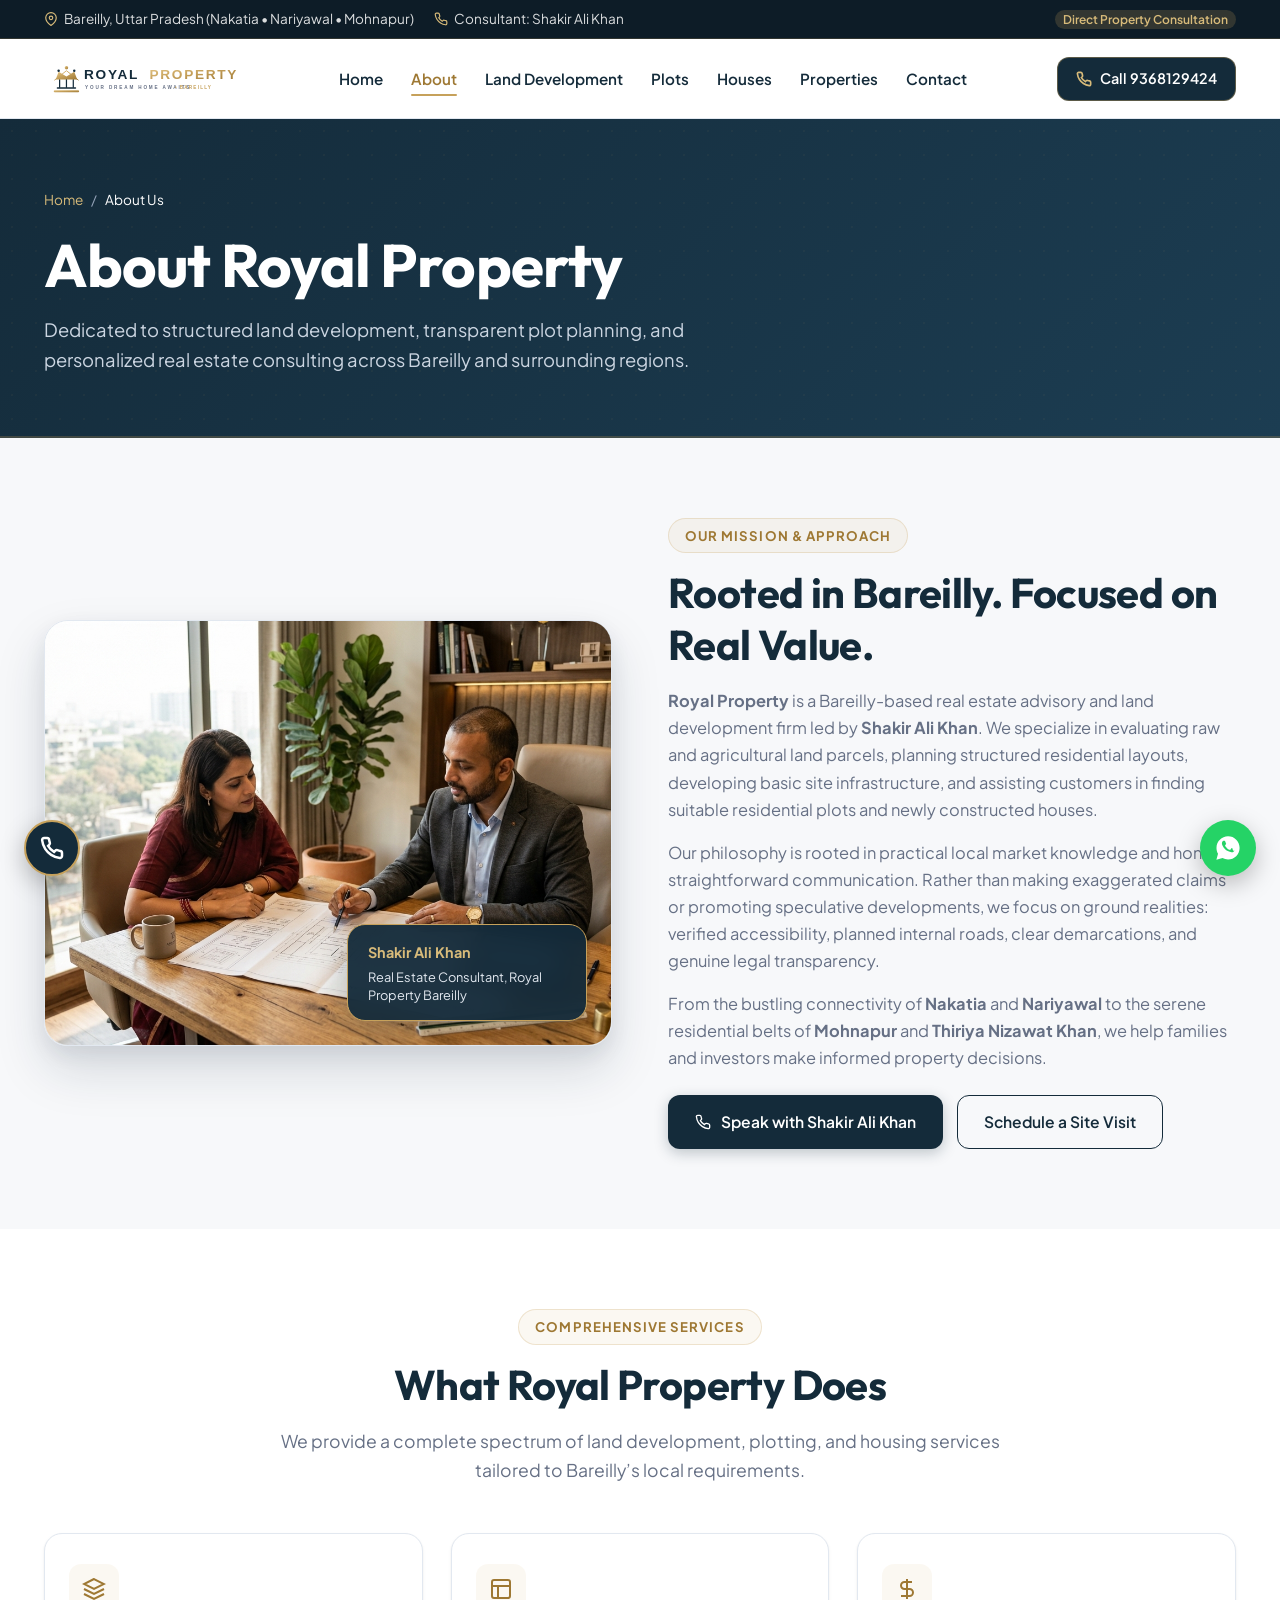
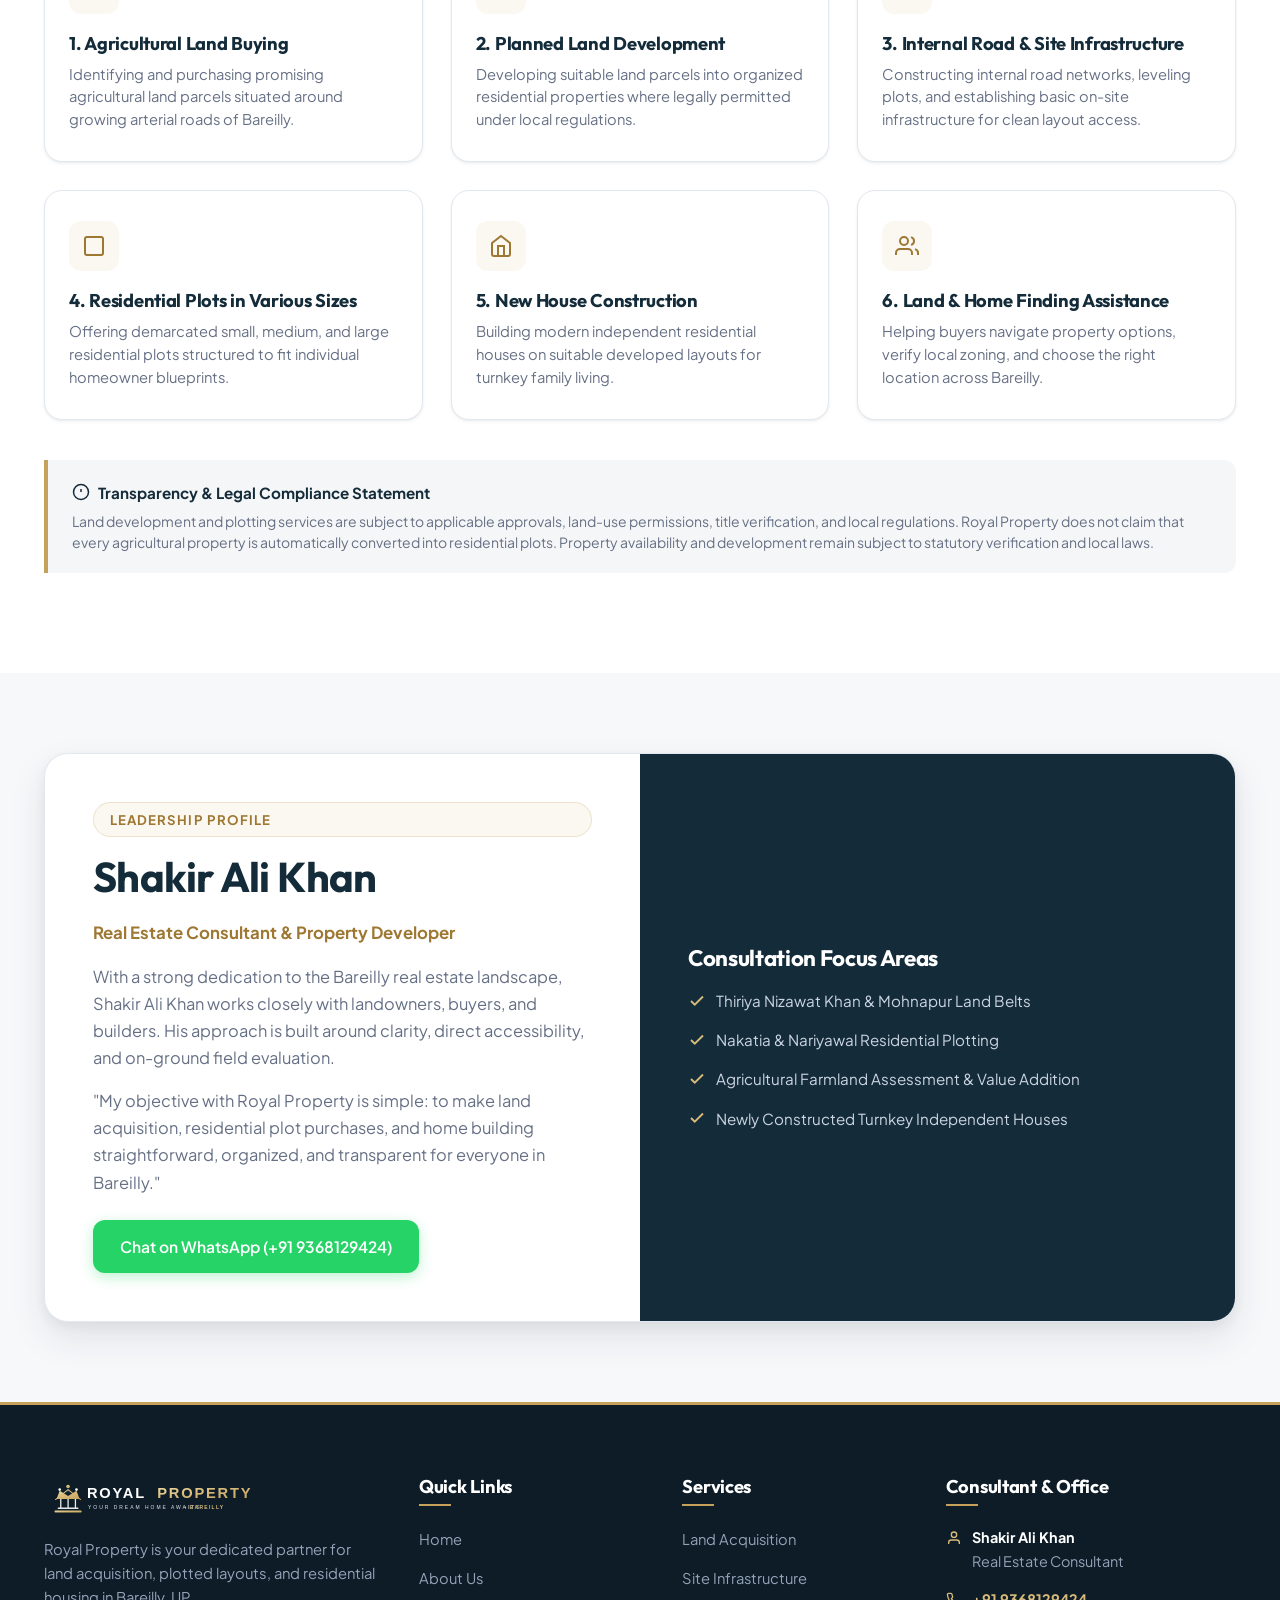
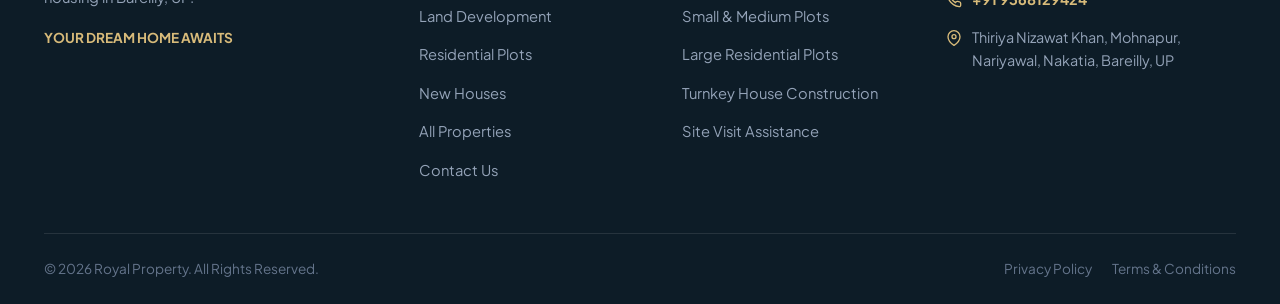
<file: about.html>
<!DOCTYPE html>
<html lang="en">
<head>
  <meta charset="UTF-8">
  <meta name="viewport" content="width=device-width, initial-scale=1.0">
  <meta http-equiv="X-UA-Compatible" content="IE=edge">
  
  <!-- SEO Primary Meta Tags -->
  <title>About Royal Property | Real Estate Consultant in Bareilly</title>
  <meta name="title" content="About Royal Property | Real Estate Consultant in Bareilly">
  <meta name="description" content="Learn about Royal Property and Shakir Ali Khan, your trusted real estate consultant for land acquisition, plotted developments, and new homes across Bareilly, Uttar Pradesh.">
  <meta name="keywords" content="about Royal Property, Shakir Ali Khan, real estate consultant in Bareilly, property dealer in Bareilly, land development Bareilly, plots in Nakatia, property consultant Nariyawal, Thiriya Nizawat Khan real estate">
  <meta name="author" content="Shakir Ali Khan - Royal Property">
  <meta name="robots" content="index, follow">
  <link rel="canonical" href="https://YOUR-DOMAIN.com/about.html">

  <!-- Open Graph -->
  <meta property="og:type" content="website">
  <meta property="og:url" content="https://YOUR-DOMAIN.com/about.html">
  <meta property="og:title" content="About Royal Property | Real Estate Consultant in Bareilly">
  <meta property="og:description" content="Discover Royal Property's land development approach and personalized property consulting by Shakir Ali Khan in Bareilly.">
  <meta property="og:image" content="https://YOUR-DOMAIN.com/assets/images/og-image.jpg">
  <meta property="og:locale" content="en_IN">

  <!-- Twitter / X -->
  <meta property="twitter:card" content="summary_large_image">
  <meta property="twitter:url" content="https://YOUR-DOMAIN.com/about.html">
  <meta property="twitter:title" content="About Royal Property | Real Estate Consultant in Bareilly">
  <meta property="twitter:description" content="Trusted real estate land development and property consulting in Bareilly, UP.">
  <meta property="twitter:image" content="https://YOUR-DOMAIN.com/assets/images/og-image.jpg">

  <!-- Favicons -->
  <link rel="icon" type="image/svg+xml" href="assets/images/favicon.svg">
  <link rel="alternate icon" href="favicon.ico">
  <link rel="apple-touch-icon" href="assets/images/favicon.png">

  <!-- Stylesheets -->
  <link rel="stylesheet" href="assets/css/style.css">

  <!-- Structured Data JSON-LD -->
  <script type="application/ld+json">
  {
    "@context": "https://schema.org",
    "@graph": [
      {
        "@type": "BreadcrumbList",
        "itemListElement": [
          {
            "@type": "ListItem",
            "position": 1,
            "name": "Home",
            "item": "https://YOUR-DOMAIN.com/"
          },
          {
            "@type": "ListItem",
            "position": 2,
            "name": "About Us",
            "item": "https://YOUR-DOMAIN.com/about.html"
          }
        ]
      },
      {
        "@type": "RealEstateAgent",
        "@id": "https://YOUR-DOMAIN.com/#organization",
        "name": "Royal Property",
        "telephone": "+91-9368129424",
        "founder": {
          "@type": "Person",
          "name": "Shakir Ali Khan",
          "jobTitle": "Real Estate Consultant"
        },
        "address": {
          "@type": "PostalAddress",
          "streetAddress": "Thiriya Nizawat Khan, Mohnapur, Nariyawal, Nakatia",
          "addressLocality": "Bareilly",
          "addressRegion": "Uttar Pradesh",
          "addressCountry": "IN"
        }
      }
    ]
  }
  </script>
</head>
<body>
  <a href="#mainContent" class="skip-to-content">Skip to Main Content</a>

  <!-- Top Announcement Bar -->
  <div class="topbar">
    <div class="container">
      <div class="topbar-info">
        <div class="topbar-item">
          <svg viewBox="0 0 24 24" width="14" height="14" fill="none" stroke="currentColor" stroke-width="2"><path d="M21 10c0 7-9 13-9 13s-9-6-9-13a9 9 0 0118 0z"/><circle cx="12" cy="10" r="3"/></svg>
          <span>Bareilly, Uttar Pradesh (Nakatia • Nariyawal • Mohnapur)</span>
        </div>
        <div class="topbar-item">
          <svg viewBox="0 0 24 24" width="14" height="14" fill="none" stroke="currentColor" stroke-width="2"><path d="M22 16.92v3a2 2 0 01-2.18 2 19.79 19.79 0 01-8.63-3.07 19.5 19.5 0 01-6-6 19.79 19.79 0 01-3.07-8.67A2 2 0 014.11 2h3a2 2 0 012 1.72 12.84 12.84 0 00.7 2.81 2 2 0 01-.45 2.11L8.09 9.91a16 16 0 006 6l1.27-1.27a2 2 0 012.11-.45 12.84 12.84 0 002.81.7A2 2 0 0122 16.92z"/></svg>
          <span>Consultant: Shakir Ali Khan</span>
        </div>
      </div>
      <div class="topbar-actions">
        <span class="topbar-badge">Direct Property Consultation</span>
      </div>
    </div>
  </div>

  <!-- Header -->
  <header class="site-header" id="siteHeader">
    <div class="container header-inner">
      <a href="index.html" class="site-logo" aria-label="Royal Property Homepage">
        <img src="assets/images/logo.svg" alt="Royal Property - Your Dream Home Awaits" width="220" height="48">
      </a>

      <nav class="desktop-nav" aria-label="Main Navigation">
        <ul class="nav-menu">
          <li><a href="index.html" class="nav-link">Home</a></li>
          <li><a href="about.html" class="nav-link active">About</a></li>
          <li><a href="land-development.html" class="nav-link">Land Development</a></li>
          <li><a href="plots.html" class="nav-link">Plots</a></li>
          <li><a href="houses.html" class="nav-link">Houses</a></li>
          <li><a href="properties.html" class="nav-link">Properties</a></li>
          <li><a href="contact.html" class="nav-link">Contact</a></li>
        </ul>
      </nav>

      <div class="header-actions">
        <a href="tel:+919368129424" class="header-call-btn">
          <svg viewBox="0 0 24 24" width="16" height="16" fill="none" stroke="currentColor" stroke-width="2.5"><path d="M22 16.92v3a2 2 0 01-2.18 2 19.79 19.79 0 01-8.63-3.07 19.5 19.5 0 01-6-6 19.79 19.79 0 01-3.07-8.67A2 2 0 014.11 2h3a2 2 0 012 1.72 12.84 12.84 0 00.7 2.81 2 2 0 01-.45 2.11L8.09 9.91a16 16 0 006 6l1.27-1.27a2 2 0 012.11-.45 12.84 12.84 0 002.81.7A2 2 0 0122 16.92z"/></svg>
          <span>Call 9368129424</span>
        </a>
        <button class="mobile-toggle" aria-label="Toggle Navigation Menu" aria-expanded="false">
          <div class="hamburger-icon">
            <span></span>
            <span></span>
            <span></span>
          </div>
        </button>
      </div>
    </div>
  </header>

  <!-- Mobile Navigation Drawer -->
  <div class="mobile-drawer" id="mobileDrawer">
    <ul class="mobile-nav-list">
      <li><a href="index.html" class="mobile-nav-link">Home <span>→</span></a></li>
      <li><a href="about.html" class="mobile-nav-link active">About Us <span>→</span></a></li>
      <li><a href="land-development.html" class="mobile-nav-link">Land Development <span>→</span></a></li>
      <li><a href="plots.html" class="mobile-nav-link">Residential Plots <span>→</span></a></li>
      <li><a href="houses.html" class="mobile-nav-link">New Houses <span>→</span></a></li>
      <li><a href="properties.html" class="mobile-nav-link">Explore Properties <span>→</span></a></li>
      <li><a href="contact.html" class="mobile-nav-link">Contact & Site Visits <span>→</span></a></li>
    </ul>
    <div class="mobile-drawer-footer">
      <a href="tel:+919368129424" class="btn btn-navy btn-lg" style="width: 100%;">Call 9368129424</a>
      <a href="https://wa.me/919368129424" class="btn btn-whatsapp btn-lg" target="_blank" rel="noopener">Chat on WhatsApp</a>
    </div>
  </div>

  <main id="mainContent">
    <!-- PAGE INNER HERO -->
    <section class="page-hero">
      <div class="container">
        <nav class="breadcrumb-nav" aria-label="Breadcrumb">
          <a href="index.html">Home</a>
          <span>/</span>
          <span style="color: var(--color-white);">About Us</span>
        </nav>
        <h1 class="page-hero-title">About Royal Property</h1>
        <p class="page-hero-subtitle">
          Dedicated to structured land development, transparent plot planning, and personalized real estate consulting across Bareilly and surrounding regions.
        </p>
      </div>
    </section>

    <!-- ABOUT DETAIL SPLIT -->
    <section class="section">
      <div class="container">
        <div class="split-grid">
          <div class="split-image-wrapper reveal-item">
            <img src="assets/images/about.webp" alt="Shakir Ali Khan Real Estate Consultant Bareilly" class="split-image" width="800" height="600">
            <div class="split-badge-floating">
              <div class="split-badge-title">Shakir Ali Khan</div>
              <div class="split-badge-text">Real Estate Consultant, Royal Property Bareilly</div>
            </div>
          </div>

          <div class="split-content reveal-item">
            <span class="section-badge">Our Mission & Approach</span>
            <h2 class="section-title">Rooted in Bareilly. Focused on Real Value.</h2>
            <p style="margin-bottom: 16px;">
              <strong>Royal Property</strong> is a Bareilly-based real estate advisory and land development firm led by <strong>Shakir Ali Khan</strong>. We specialize in evaluating raw and agricultural land parcels, planning structured residential layouts, developing basic site infrastructure, and assisting customers in finding suitable residential plots and newly constructed houses.
            </p>
            <p style="margin-bottom: 16px;">
              Our philosophy is rooted in practical local market knowledge and honest, straightforward communication. Rather than making exaggerated claims or promoting speculative developments, we focus on ground realities: verified accessibility, planned internal roads, clear demarcations, and genuine legal transparency.
            </p>
            <p style="margin-bottom: 24px;">
              From the bustling connectivity of <strong>Nakatia</strong> and <strong>Nariyawal</strong> to the serene residential belts of <strong>Mohnapur</strong> and <strong>Thiriya Nizawat Khan</strong>, we help families and investors make informed property decisions.
            </p>

            <div style="display: flex; gap: 14px; flex-wrap: wrap;">
              <a href="tel:+919368129424" class="btn btn-navy">
                <svg viewBox="0 0 24 24" width="16" height="16" fill="none" stroke="currentColor" stroke-width="2"><path d="M22 16.92v3a2 2 0 01-2.18 2 19.79 19.79 0 01-8.63-3.07 19.5 19.5 0 01-6-6 19.79 19.79 0 01-3.07-8.67A2 2 0 014.11 2h3a2 2 0 012 1.72 12.84 12.84 0 00.7 2.81 2 2 0 01-.45 2.11L8.09 9.91a16 16 0 006 6l1.27-1.27a2 2 0 012.11-.45 12.84 12.84 0 002.81.7A2 2 0 0122 16.92z"/></svg>
                Speak with Shakir Ali Khan
              </a>
              <a href="contact.html" class="btn btn-outline">Schedule a Site Visit</a>
            </div>
          </div>
        </div>
      </div>
    </section>

    <!-- CORE BUSINESS ACTIVITIES -->
    <section class="section section-subtle">
      <div class="container">
        <div class="section-header reveal-item">
          <span class="section-badge">Comprehensive Services</span>
          <h2 class="section-title">What Royal Property Does</h2>
          <p class="section-desc">
            We provide a complete spectrum of land development, plotting, and housing services tailored to Bareilly’s local requirements.
          </p>
        </div>

        <div class="why-grid">
          <div class="why-card reveal-item">
            <div class="why-icon">
              <svg viewBox="0 0 24 24" width="24" height="24" fill="none" stroke="currentColor" stroke-width="2"><polygon points="12 2 2 7 12 12 22 7 12 2"/><polyline points="2 17 12 22 22 17"/><polyline points="2 12 12 17 22 12"/></svg>
            </div>
            <h3 class="why-title">1. Agricultural Land Buying</h3>
            <p class="why-text">Identifying and purchasing promising agricultural land parcels situated around growing arterial roads of Bareilly.</p>
          </div>

          <div class="why-card reveal-item">
            <div class="why-icon">
              <svg viewBox="0 0 24 24" width="24" height="24" fill="none" stroke="currentColor" stroke-width="2"><rect x="3" y="3" width="18" height="18" rx="2"/><path d="M3 9h18M9 21V9"/></svg>
            </div>
            <h3 class="why-title">2. Planned Land Development</h3>
            <p class="why-text">Developing suitable land parcels into organized residential properties where legally permitted under local regulations.</p>
          </div>

          <div class="why-card reveal-item">
            <div class="why-icon">
              <svg viewBox="0 0 24 24" width="24" height="24" fill="none" stroke="currentColor" stroke-width="2"><path d="M12 2v20M17 5H9.5a3.5 3.5 0 0 0 0 7h5a3.5 3.5 0 0 1 0 7H6"/></svg>
            </div>
            <h3 class="why-title">3. Internal Road & Site Infrastructure</h3>
            <p class="why-text">Constructing internal road networks, leveling plots, and establishing basic on-site infrastructure for clean layout access.</p>
          </div>

          <div class="why-card reveal-item">
            <div class="why-icon">
              <svg viewBox="0 0 24 24" width="24" height="24" fill="none" stroke="currentColor" stroke-width="2"><rect x="3" y="3" width="18" height="18" rx="2"/></svg>
            </div>
            <h3 class="why-title">4. Residential Plots in Various Sizes</h3>
            <p class="why-text">Offering demarcated small, medium, and large residential plots structured to fit individual homeowner blueprints.</p>
          </div>

          <div class="why-card reveal-item">
            <div class="why-icon">
              <svg viewBox="0 0 24 24" width="24" height="24" fill="none" stroke="currentColor" stroke-width="2"><path d="M3 9l9-7 9 7v11a2 2 0 0 1-2 2H5a2 2 0 0 1-2-2z"/><polyline points="9 22 9 12 15 12 15 22"/></svg>
            </div>
            <h3 class="why-title">5. New House Construction</h3>
            <p class="why-text">Building modern independent residential houses on suitable developed layouts for turnkey family living.</p>
          </div>

          <div class="why-card reveal-item">
            <div class="why-icon">
              <svg viewBox="0 0 24 24" width="24" height="24" fill="none" stroke="currentColor" stroke-width="2"><path d="M17 21v-2a4 4 0 0 0-4-4H5a4 4 0 0 0-4 4v2"/><circle cx="9" cy="7" r="4"/><path d="M23 21v-2a4 4 0 0 0-3-3.87"/><path d="M16 3.13a4 4 0 0 1 0 7.75"/></svg>
            </div>
            <h3 class="why-title">6. Land & Home Finding Assistance</h3>
            <p class="why-text">Helping buyers navigate property options, verify local zoning, and choose the right location across Bareilly.</p>
          </div>
        </div>

        <!-- Legal Disclaimer Callout -->
        <div class="legal-disclaimer-box reveal-item" style="margin-top: 40px;">
          <div class="legal-disclaimer-title">
            <svg viewBox="0 0 24 24" width="18" height="18" fill="none" stroke="currentColor" stroke-width="2"><circle cx="12" cy="12" r="10"/><line x1="12" y1="8" x2="12" y2="12"/><line x1="12" y1="16" x2="12.01" y2="16"/></svg>
            Transparency & Legal Compliance Statement
          </div>
          <p class="legal-disclaimer-text">
            Land development and plotting services are subject to applicable approvals, land-use permissions, title verification, and local regulations. Royal Property does not claim that every agricultural property is automatically converted into residential plots. Property availability and development remain subject to statutory verification and local laws.
          </p>
        </div>
      </div>
    </section>

    <!-- CONSULTANT PROFILE -->
    <section class="section">
      <div class="container">
        <div class="location-box reveal-item">
          <div class="location-grid">
            <div class="location-content" style="padding: 48px;">
              <span class="section-badge">Leadership Profile</span>
              <h2 class="section-title">Shakir Ali Khan</h2>
              <p style="color: var(--color-gold-dark); font-weight: 700; font-size: 1.05rem; margin-bottom: 16px;">
                Real Estate Consultant & Property Developer
              </p>
              <p style="margin-bottom: 16px;">
                With a strong dedication to the Bareilly real estate landscape, Shakir Ali Khan works closely with landowners, buyers, and builders. His approach is built around clarity, direct accessibility, and on-ground field evaluation.
              </p>
              <p style="margin-bottom: 24px;">
                "My objective with Royal Property is simple: to make land acquisition, residential plot purchases, and home building straightforward, organized, and transparent for everyone in Bareilly."
              </p>
              <div>
                <a href="https://wa.me/919368129424?text=Hello%20Shakir%20Ali%20Khan,%20I%20would%20like%20to%20connect%20with%20you%20regarding%20property%20consulting." class="btn btn-whatsapp" target="_blank" rel="noopener">
                  Chat on WhatsApp (+91 9368129424)
                </a>
              </div>
            </div>

            <div style="background: var(--color-primary-navy); padding: 48px; display: flex; flex-direction: column; justify-content: center; color: var(--color-white);">
              <h3 style="color: var(--color-white); font-size: 1.4rem; margin-bottom: 16px;">Consultation Focus Areas</h3>
              <ul style="display: flex; flex-direction: column; gap: 14px; font-size: 0.95rem; color: #CBD5E1;">
                <li style="display: flex; align-items: center; gap: 10px;">
                  <svg viewBox="0 0 24 24" width="18" height="18" fill="none" stroke="var(--color-gold-light)" stroke-width="2.5"><polyline points="20 6 9 17 4 12"/></svg>
                  <span>Thiriya Nizawat Khan & Mohnapur Land Belts</span>
                </li>
                <li style="display: flex; align-items: center; gap: 10px;">
                  <svg viewBox="0 0 24 24" width="18" height="18" fill="none" stroke="var(--color-gold-light)" stroke-width="2.5"><polyline points="20 6 9 17 4 12"/></svg>
                  <span>Nakatia & Nariyawal Residential Plotting</span>
                </li>
                <li style="display: flex; align-items: center; gap: 10px;">
                  <svg viewBox="0 0 24 24" width="18" height="18" fill="none" stroke="var(--color-gold-light)" stroke-width="2.5"><polyline points="20 6 9 17 4 12"/></svg>
                  <span>Agricultural Farmland Assessment & Value Addition</span>
                </li>
                <li style="display: flex; align-items: center; gap: 10px;">
                  <svg viewBox="0 0 24 24" width="18" height="18" fill="none" stroke="var(--color-gold-light)" stroke-width="2.5"><polyline points="20 6 9 17 4 12"/></svg>
                  <span>Newly Constructed Turnkey Independent Houses</span>
                </li>
              </ul>
            </div>
          </div>
        </div>
      </div>
    </section>
  </main>

  <!-- FLOATING CALL BUTTON (BOTTOM LEFT) -->
  <a href="tel:+919368129424" class="floating-btn floating-call-left" aria-label="Call 9368129424">
    <svg viewBox="0 0 24 24" width="24" height="24" fill="none" stroke="currentColor" stroke-width="2.5"><path d="M22 16.92v3a2 2 0 01-2.18 2 19.79 19.79 0 01-8.63-3.07 19.5 19.5 0 01-6-6 19.79 19.79 0 01-3.07-8.67A2 2 0 014.11 2h3a2 2 0 012 1.72 12.84 12.84 0 00.7 2.81 2 2 0 01-.45 2.11L8.09 9.91a16 16 0 006 6l1.27-1.27a2 2 0 012.11-.45 12.84 12.84 0 002.81.7A2 2 0 0122 16.92z"/></svg>
    <span class="floating-tooltip floating-tooltip-left">Call 9368129424</span>
  </a>

  <!-- FLOATING ACTIONS RIGHT (BACK-TO-TOP ABOVE WHATSAPP) -->
  <div class="floating-actions-right" aria-label="Quick Actions">
    <button type="button" class="floating-btn floating-back-to-top" id="backToTopBtn" aria-label="Scroll back to top">
      <svg viewBox="0 0 24 24" width="22" height="22" fill="none" stroke="currentColor" stroke-width="2.5"><polyline points="18 15 12 9 6 15"/></svg>
      <span class="floating-tooltip">Back to Top</span>
    </button>
    <a href="https://wa.me/919368129424" class="floating-btn floating-whatsapp" target="_blank" rel="noopener" aria-label="Chat on WhatsApp">
      <svg viewBox="0 0 24 24" width="28" height="28" fill="currentColor"><path d="M12.04 2c-5.46 0-9.91 4.45-9.91 9.91 0 1.75.46 3.45 1.32 4.95L2.05 22l5.25-1.38c1.45.79 3.08 1.21 4.74 1.21 5.46 0 9.91-4.45 9.91-9.91 0-2.65-1.03-5.14-2.9-7.01A9.816 9.816 0 0 0 12.04 2zM17.5 14.33c-.24.69-1.22 1.32-1.78 1.38-.51.05-1.18.08-3.41-.83-2.64-1.07-4.32-3.77-4.45-3.95-.13-.18-1.07-1.42-1.07-2.71 0-1.29.68-1.92.92-2.18.24-.26.53-.33.71-.33.18 0 .35 0 .5.01.16.01.38-.06.59.45.22.53.75 1.83.82 1.97.07.14.11.31.02.5-.09.18-.14.3-.28.46-.14.16-.3.35-.43.47-.14.14-.29.29-.12.58.17.29.74 1.22 1.59 1.98 1.09.97 2.01 1.27 2.3 1.41.29.14.46.12.63-.07.17-.19.74-.86.94-1.15.2-.29.4-.24.68-.14.28.1.1.77.89 2.15.89.07.14.11.24.11.33 0 .1-.05.58-.29 1.27z"/></svg>
      <span class="floating-tooltip">Chat on WhatsApp</span>
    </a>
  </div>

  <!-- Footer -->
  <footer class="site-footer">
    <div class="container">
      <div class="footer-grid">
        <div class="footer-brand">
          <img src="assets/images/logo-white.svg" alt="Royal Property Bareilly" width="220" height="48">
          <p>
            Royal Property is your dedicated partner for land acquisition, plotted layouts, and residential housing in Bareilly, UP.
          </p>
          <div style="margin-top: 18px; color: var(--color-gold-light); font-weight: 700; font-size: 0.85rem;">
            YOUR DREAM HOME AWAITS
          </div>
        </div>

        <div>
          <h4 class="footer-heading">Quick Links</h4>
          <ul class="footer-links">
            <li><a href="index.html" class="footer-link">Home</a></li>
            <li><a href="about.html" class="footer-link">About Us</a></li>
            <li><a href="land-development.html" class="footer-link">Land Development</a></li>
            <li><a href="plots.html" class="footer-link">Residential Plots</a></li>
            <li><a href="houses.html" class="footer-link">New Houses</a></li>
            <li><a href="properties.html" class="footer-link">All Properties</a></li>
            <li><a href="contact.html" class="footer-link">Contact Us</a></li>
          </ul>
        </div>

        <div>
          <h4 class="footer-heading">Services</h4>
          <ul class="footer-links">
            <li><a href="land-development.html" class="footer-link">Land Acquisition</a></li>
            <li><a href="land-development.html" class="footer-link">Site Infrastructure</a></li>
            <li><a href="plots.html" class="footer-link">Small & Medium Plots</a></li>
            <li><a href="plots.html" class="footer-link">Large Residential Plots</a></li>
            <li><a href="houses.html" class="footer-link">Turnkey House Construction</a></li>
            <li><a href="contact.html" class="footer-link">Site Visit Assistance</a></li>
          </ul>
        </div>

        <div>
          <h4 class="footer-heading">Consultant & Office</h4>
          <div class="footer-contact-list">
            <div class="footer-contact-item">
              <svg viewBox="0 0 24 24" width="16" height="16" fill="none" stroke="currentColor" stroke-width="2"><path d="M20 21v-2a4 4 0 0 0-4-4H8a4 4 0 0 0-4 4v2"/><circle cx="12" cy="7" r="4"/></svg>
              <div>
                <strong style="color: #FFFFFF;">Shakir Ali Khan</strong><br>
                <span>Real Estate Consultant</span>
              </div>
            </div>

            <div class="footer-contact-item">
              <svg viewBox="0 0 24 24" width="16" height="16" fill="none" stroke="currentColor" stroke-width="2"><path d="M22 16.92v3a2 2 0 01-2.18 2 19.79 19.79 0 01-8.63-3.07 19.5 19.5 0 01-6-6 19.79 19.79 0 01-3.07-8.67A2 2 0 014.11 2h3a2 2 0 012 1.72 12.84 12.84 0 00.7 2.81 2 2 0 01-.45 2.11L8.09 9.91a16 16 0 006 6l1.27-1.27a2 2 0 012.11-.45 12.84 12.84 0 002.81.7A2 2 0 0122 16.92z"/></svg>
              <div>
                <a href="tel:+919368129424" style="color: var(--color-gold-light); font-weight: 700;">+91 9368129424</a>
              </div>
            </div>

            <div class="footer-contact-item">
              <svg viewBox="0 0 24 24" width="16" height="16" fill="none" stroke="currentColor" stroke-width="2"><path d="M21 10c0 7-9 13-9 13s-9-6-9-13a9 9 0 0118 0z"/><circle cx="12" cy="10" r="3"/></svg>
              <div>
                <span>Thiriya Nizawat Khan, Mohnapur, Nariyawal, Nakatia, Bareilly, UP</span>
              </div>
            </div>
          </div>
        </div>
      </div>

      <div class="footer-bottom">
        <div class="container" style="padding: 0;">
          <div>© 2026 Royal Property. All Rights Reserved.</div>
          <div class="footer-legal-links">
            <a href="privacy-policy.html">Privacy Policy</a>
            <a href="terms.html">Terms & Conditions</a>
          </div>
        </div>
      </div>
    </div>
  </footer>

  <script src="assets/js/main.js"></script>
</body>
</html>
</file>
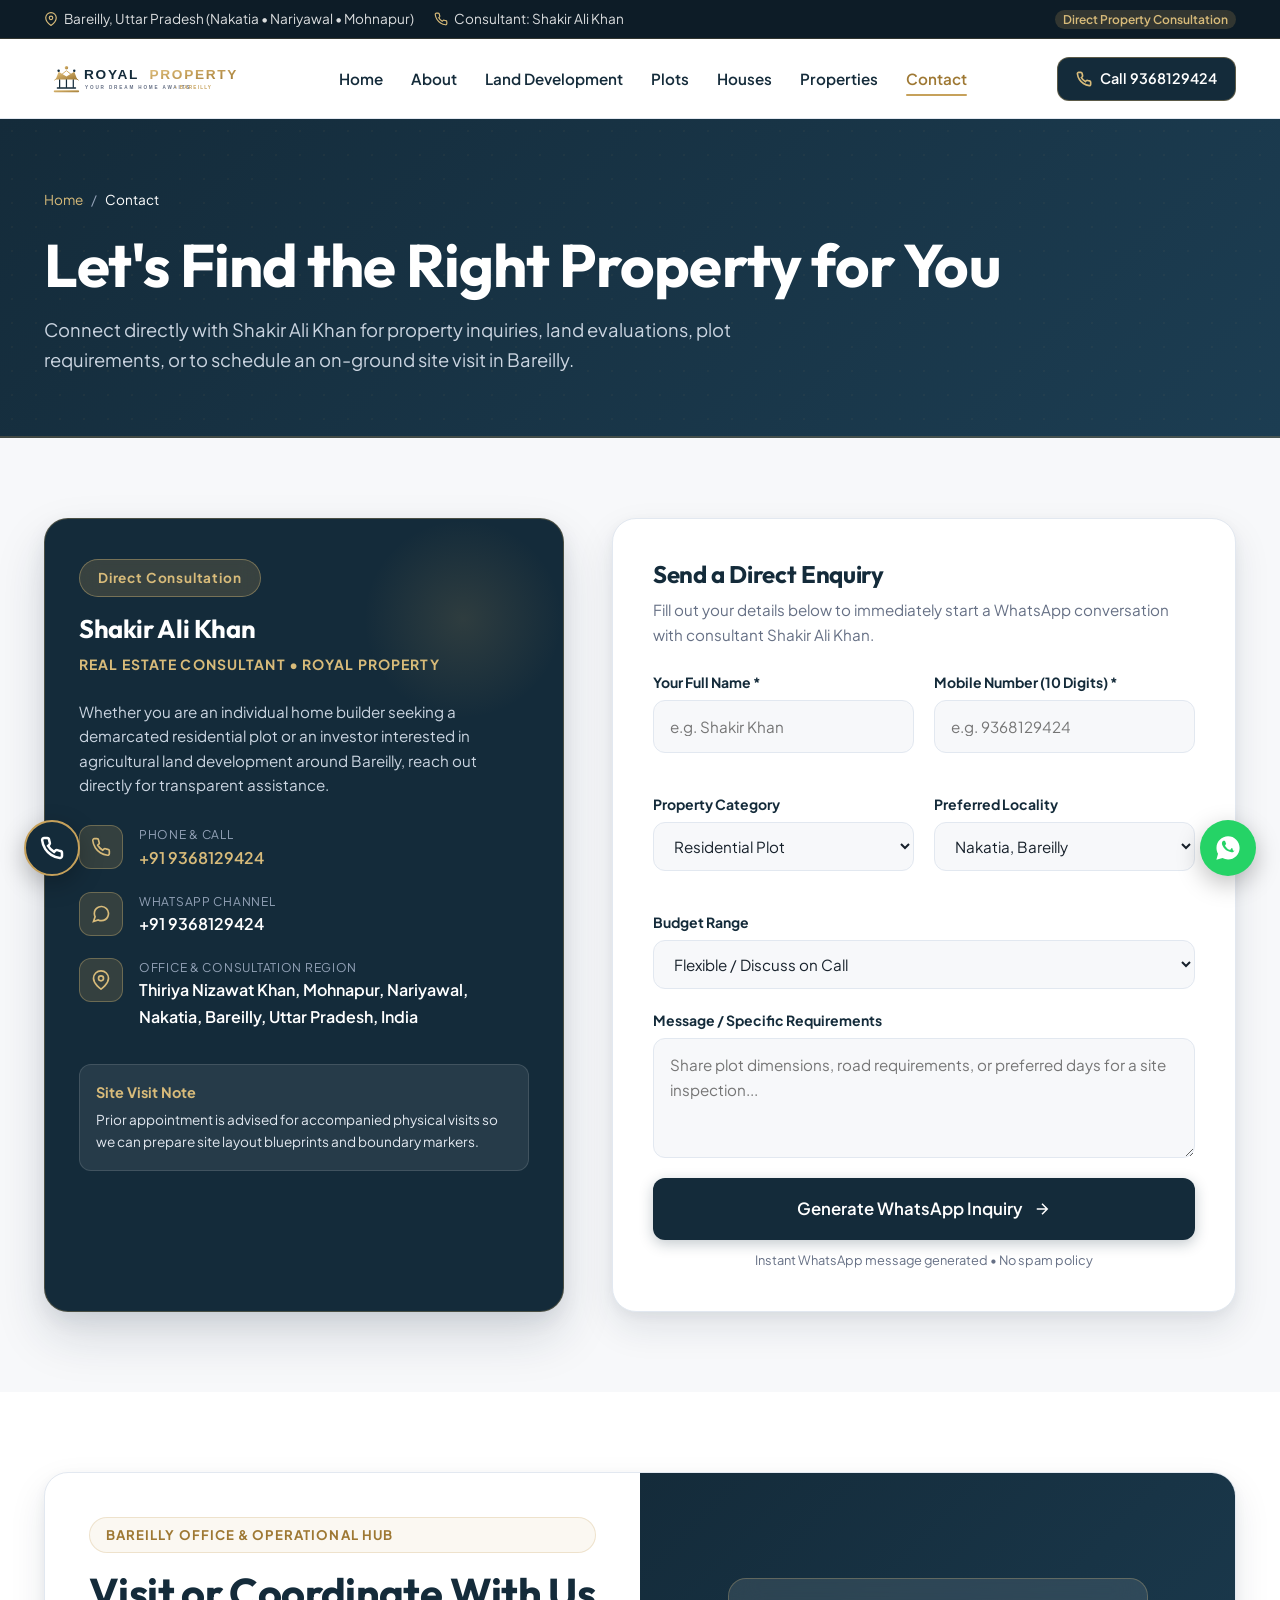
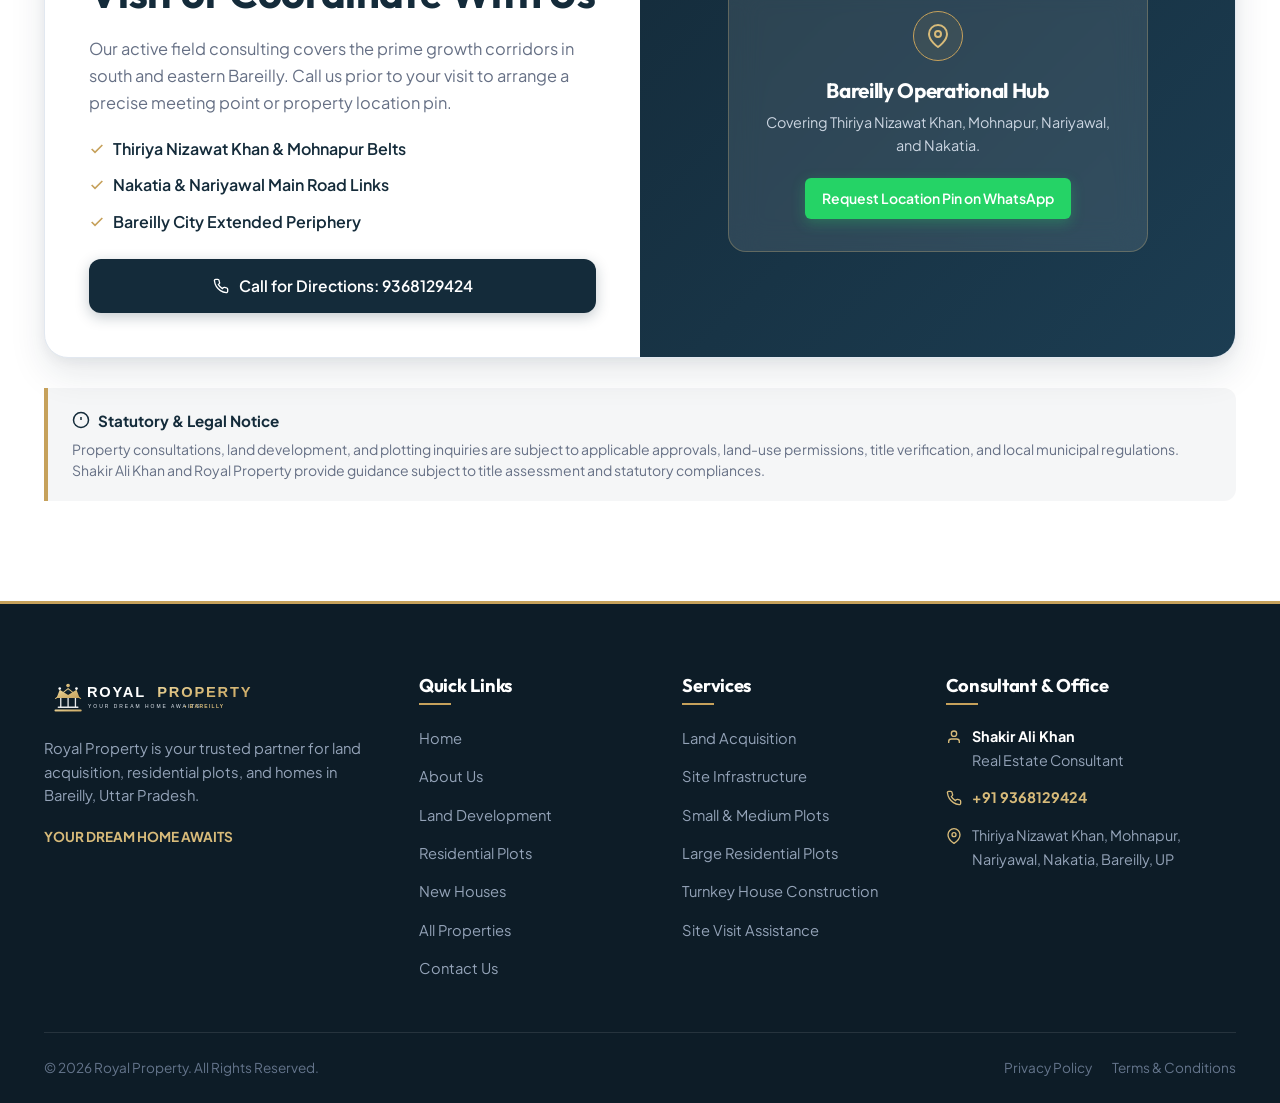
<file: contact.html>
<!DOCTYPE html>
<html lang="en">
<head>
  <meta charset="UTF-8">
  <meta name="viewport" content="width=device-width, initial-scale=1.0">
  <meta http-equiv="X-UA-Compatible" content="IE=edge">
  
  <!-- SEO Primary Meta Tags -->
  <title>Contact Royal Property | Property Consultant in Bareilly</title>
  <meta name="title" content="Contact Royal Property | Property Consultant in Bareilly">
  <meta name="description" content="Contact Shakir Ali Khan at Royal Property in Bareilly. Call 9368129424 or message on WhatsApp for plot inquiries, land development consulting, and site visits across Nakatia, Nariyawal, and Mohnapur.">
  <meta name="keywords" content="contact Royal Property, Shakir Ali Khan contact, property dealer in Bareilly contact, real estate consultant phone Bareilly, plots in Bareilly contact, Nakatia property contact, Nariyawal real estate WhatsApp">
  <meta name="author" content="Shakir Ali Khan - Royal Property">
  <meta name="robots" content="index, follow">
  <link rel="canonical" href="https://YOUR-DOMAIN.com/contact.html">

  <!-- Open Graph -->
  <meta property="og:type" content="website">
  <meta property="og:url" content="https://YOUR-DOMAIN.com/contact.html">
  <meta property="og:title" content="Contact Royal Property | Property Consultant in Bareilly">
  <meta property="og:description" content="Direct contact with Shakir Ali Khan for property consulting and site visits in Bareilly. Call +91 9368129424.">
  <meta property="og:image" content="https://YOUR-DOMAIN.com/assets/images/og-image.jpg">
  <meta property="og:locale" content="en_IN">

  <!-- Twitter / X -->
  <meta property="twitter:card" content="summary_large_image">
  <meta property="twitter:url" content="https://YOUR-DOMAIN.com/contact.html">
  <meta property="twitter:title" content="Contact Royal Property | Property Consultant in Bareilly">
  <meta property="twitter:description" content="Get in touch with Shakir Ali Khan for property consulting in Bareilly. Phone: 9368129424.">
  <meta property="twitter:image" content="https://YOUR-DOMAIN.com/assets/images/og-image.jpg">

  <!-- Favicons -->
  <link rel="icon" type="image/svg+xml" href="assets/images/favicon.svg">
  <link rel="alternate icon" href="favicon.ico">
  <link rel="apple-touch-icon" href="assets/images/favicon.png">

  <!-- Stylesheets -->
  <link rel="stylesheet" href="assets/css/style.css">

  <!-- Structured Data JSON-LD -->
  <script type="application/ld+json">
  {
    "@context": "https://schema.org",
    "@graph": [
      {
        "@type": "BreadcrumbList",
        "itemListElement": [
          {
            "@type": "ListItem",
            "position": 1,
            "name": "Home",
            "item": "https://YOUR-DOMAIN.com/"
          },
          {
            "@type": "ListItem",
            "position": 2,
            "name": "Contact",
            "item": "https://YOUR-DOMAIN.com/contact.html"
          }
        ]
      },
      {
        "@type": "RealEstateAgent",
        "@id": "https://YOUR-DOMAIN.com/#organization",
        "name": "Royal Property",
        "telephone": "+91-9368129424",
        "founder": {
          "@type": "Person",
          "name": "Shakir Ali Khan",
          "jobTitle": "Real Estate Consultant"
        },
        "address": {
          "@type": "PostalAddress",
          "streetAddress": "Thiriya Nizawat Khan, Mohnapur, Nariyawal, Nakatia",
          "addressLocality": "Bareilly",
          "addressRegion": "Uttar Pradesh",
          "postalCode": "243123",
          "addressCountry": "IN"
        }
      }
    ]
  }
  </script>
</head>
<body>
  <a href="#mainContent" class="skip-to-content">Skip to Main Content</a>

  <!-- Top Announcement Bar -->
  <div class="topbar">
    <div class="container">
      <div class="topbar-info">
        <div class="topbar-item">
          <svg viewBox="0 0 24 24" width="14" height="14" fill="none" stroke="currentColor" stroke-width="2"><path d="M21 10c0 7-9 13-9 13s-9-6-9-13a9 9 0 0118 0z"/><circle cx="12" cy="10" r="3"/></svg>
          <span>Bareilly, Uttar Pradesh (Nakatia • Nariyawal • Mohnapur)</span>
        </div>
        <div class="topbar-item">
          <svg viewBox="0 0 24 24" width="14" height="14" fill="none" stroke="currentColor" stroke-width="2"><path d="M22 16.92v3a2 2 0 01-2.18 2 19.79 19.79 0 01-8.63-3.07 19.5 19.5 0 01-6-6 19.79 19.79 0 01-3.07-8.67A2 2 0 014.11 2h3a2 2 0 012 1.72 12.84 12.84 0 00.7 2.81 2 2 0 01-.45 2.11L8.09 9.91a16 16 0 006 6l1.27-1.27a2 2 0 012.11-.45 12.84 12.84 0 002.81.7A2 2 0 0122 16.92z"/></svg>
          <span>Consultant: Shakir Ali Khan</span>
        </div>
      </div>
      <div class="topbar-actions">
        <span class="topbar-badge">Direct Property Consultation</span>
      </div>
    </div>
  </div>

  <!-- Header -->
  <header class="site-header" id="siteHeader">
    <div class="container header-inner">
      <a href="index.html" class="site-logo" aria-label="Royal Property Homepage">
        <img src="assets/images/logo.svg" alt="Royal Property - Your Dream Home Awaits" width="220" height="48">
      </a>

      <nav class="desktop-nav" aria-label="Main Navigation">
        <ul class="nav-menu">
          <li><a href="index.html" class="nav-link">Home</a></li>
          <li><a href="about.html" class="nav-link">About</a></li>
          <li><a href="land-development.html" class="nav-link">Land Development</a></li>
          <li><a href="plots.html" class="nav-link">Plots</a></li>
          <li><a href="houses.html" class="nav-link">Houses</a></li>
          <li><a href="properties.html" class="nav-link">Properties</a></li>
          <li><a href="contact.html" class="nav-link active">Contact</a></li>
        </ul>
      </nav>

      <div class="header-actions">
        <a href="tel:+919368129424" class="header-call-btn">
          <svg viewBox="0 0 24 24" width="16" height="16" fill="none" stroke="currentColor" stroke-width="2.5"><path d="M22 16.92v3a2 2 0 01-2.18 2 19.79 19.79 0 01-8.63-3.07 19.5 19.5 0 01-6-6 19.79 19.79 0 01-3.07-8.67A2 2 0 014.11 2h3a2 2 0 012 1.72 12.84 12.84 0 00.7 2.81 2 2 0 01-.45 2.11L8.09 9.91a16 16 0 006 6l1.27-1.27a2 2 0 012.11-.45 12.84 12.84 0 002.81.7A2 2 0 0122 16.92z"/></svg>
          <span>Call 9368129424</span>
        </a>
        <button class="mobile-toggle" aria-label="Toggle Navigation Menu" aria-expanded="false">
          <div class="hamburger-icon">
            <span></span>
            <span></span>
            <span></span>
          </div>
        </button>
      </div>
    </div>
  </header>

  <!-- Mobile Drawer -->
  <div class="mobile-drawer" id="mobileDrawer">
    <ul class="mobile-nav-list">
      <li><a href="index.html" class="mobile-nav-link">Home <span>→</span></a></li>
      <li><a href="about.html" class="mobile-nav-link">About Us <span>→</span></a></li>
      <li><a href="land-development.html" class="mobile-nav-link">Land Development <span>→</span></a></li>
      <li><a href="plots.html" class="mobile-nav-link">Residential Plots <span>→</span></a></li>
      <li><a href="houses.html" class="mobile-nav-link">New Houses <span>→</span></a></li>
      <li><a href="properties.html" class="mobile-nav-link">Explore Properties <span>→</span></a></li>
      <li><a href="contact.html" class="mobile-nav-link active">Contact & Site Visits <span>→</span></a></li>
    </ul>
    <div class="mobile-drawer-footer">
      <a href="tel:+919368129424" class="btn btn-navy btn-lg" style="width: 100%;">Call 9368129424</a>
      <a href="https://wa.me/919368129424" class="btn btn-whatsapp btn-lg" target="_blank" rel="noopener">Chat on WhatsApp</a>
    </div>
  </div>

  <main id="mainContent">
    <!-- PAGE HERO -->
    <section class="page-hero">
      <div class="container">
        <nav class="breadcrumb-nav" aria-label="Breadcrumb">
          <a href="index.html">Home</a>
          <span>/</span>
          <span style="color: var(--color-white);">Contact</span>
        </nav>
        <h1 class="page-hero-title">Let's Find the Right Property for You</h1>
        <p class="page-hero-subtitle">
          Connect directly with Shakir Ali Khan for property inquiries, land evaluations, plot requirements, or to schedule an on-ground site visit in Bareilly.
        </p>
      </div>
    </section>

    <!-- CONTACT FORM & INFO SECTION -->
    <section class="section">
      <div class="container">
        <div class="contact-grid">
          <!-- Direct Consultant Info -->
          <div class="contact-info-card reveal-item">
            <span class="hero-tag" style="background: rgba(198, 161, 91, 0.2); margin-bottom: 16px;">Direct Consultation</span>
            <h3>Shakir Ali Khan</h3>
            <div class="contact-owner-designation">Real Estate Consultant • Royal Property</div>

            <p style="color: #CBD5E1; font-size: 0.95rem; margin-bottom: 28px; line-height: 1.6;">
              Whether you are an individual home builder seeking a demarcated residential plot or an investor interested in agricultural land development around Bareilly, reach out directly for transparent assistance.
            </p>

            <div class="contact-item-list">
              <div class="contact-detail-item">
                <div class="contact-icon-wrapper">
                  <svg viewBox="0 0 24 24" width="20" height="20" fill="none" stroke="currentColor" stroke-width="2"><path d="M22 16.92v3a2 2 0 01-2.18 2 19.79 19.79 0 01-8.63-3.07 19.5 19.5 0 01-6-6 19.79 19.79 0 01-3.07-8.67A2 2 0 014.11 2h3a2 2 0 012 1.72 12.84 12.84 0 00.7 2.81 2 2 0 01-.45 2.11L8.09 9.91a16 16 0 006 6l1.27-1.27a2 2 0 012.11-.45 12.84 12.84 0 002.81.7A2 2 0 0122 16.92z"/></svg>
                </div>
                <div class="contact-detail-content">
                  <span class="contact-detail-label">Phone & Call</span>
                  <a href="tel:+919368129424" class="contact-detail-value" style="color: var(--color-gold-light);">+91 9368129424</a>
                </div>
              </div>

              <div class="contact-detail-item">
                <div class="contact-icon-wrapper">
                  <svg viewBox="0 0 24 24" width="20" height="20" fill="none" stroke="currentColor" stroke-width="2"><path d="M21 11.5a8.38 8.38 0 0 1-.9 3.8 8.5 8.5 0 0 1-7.6 4.7 8.38 8.38 0 0 1-3.8-.9L3 21l1.9-5.7a8.38 8.38 0 0 1-.9-3.8 8.5 8.5 0 0 1 4.7-7.6 8.38 8.38 0 0 1 3.8-.9h.5a8.48 8.48 0 0 1 8 8v.5z"/></svg>
                </div>
                <div class="contact-detail-content">
                  <span class="contact-detail-label">WhatsApp Channel</span>
                  <a href="https://wa.me/919368129424" class="contact-detail-value" target="_blank" rel="noopener">+91 9368129424</a>
                </div>
              </div>

              <div class="contact-detail-item">
                <div class="contact-icon-wrapper">
                  <svg viewBox="0 0 24 24" width="20" height="20" fill="none" stroke="currentColor" stroke-width="2"><path d="M21 10c0 7-9 13-9 13s-9-6-9-13a9 9 0 0118 0z"/><circle cx="12" cy="10" r="3"/></svg>
                </div>
                <div class="contact-detail-content">
                  <span class="contact-detail-label">Office & Consultation Region</span>
                  <span class="contact-detail-value">Thiriya Nizawat Khan, Mohnapur, Nariyawal, Nakatia, Bareilly, Uttar Pradesh, India</span>
                </div>
              </div>
            </div>

            <div style="background: rgba(255, 255, 255, 0.08); border-radius: var(--radius-md); padding: 16px; margin-top: 20px; border: 1px solid rgba(255, 255, 255, 0.12);">
              <div style="font-weight: 700; color: var(--color-gold-light); font-size: 0.9rem; margin-bottom: 4px;">Site Visit Note</div>
              <p style="font-size: 0.85rem; color: #E2E8F0; margin: 0;">
                Prior appointment is advised for accompanied physical visits so we can prepare site layout blueprints and boundary markers.
              </p>
            </div>
          </div>

          <!-- Interactive WhatsApp-Powered Form -->
          <div class="contact-form-card reveal-item">
            <h3 style="font-size: 1.5rem; margin-bottom: 8px;">Send a Direct Enquiry</h3>
            <p style="font-size: 0.95rem; color: var(--color-text-muted); margin-bottom: 24px;">
              Fill out your details below to immediately start a WhatsApp conversation with consultant Shakir Ali Khan.
            </p>

            <form class="js-contact-form" novalidate>
              <div class="form-row">
                <div class="form-group">
                  <label class="form-label" for="contactName">Your Full Name *</label>
                  <input type="text" id="contactName" name="fullName" class="form-control" placeholder="e.g. Shakir Khan" required>
                </div>
                <div class="form-group">
                  <label class="form-label" for="contactPhone">Mobile Number (10 Digits) *</label>
                  <input type="tel" id="contactPhone" name="phone" class="form-control" placeholder="e.g. 9368129424" required>
                </div>
              </div>

              <div class="form-row">
                <div class="form-group">
                  <label class="form-label" for="contactReq">Property Category</label>
                  <select id="contactReq" name="requirement" class="form-control">
                    <option value="Residential Plot">Residential Plot</option>
                    <option value="Newly Built House">Newly Built House</option>
                    <option value="Agricultural Land">Agricultural Land</option>
                    <option value="Land Development Consulting">Land Development Consulting</option>
                    <option value="Schedule Site Visit">Schedule a Site Visit</option>
                    <option value="General Property Question">General Property Question</option>
                  </select>
                </div>
                <div class="form-group">
                  <label class="form-label" for="contactLoc">Preferred Locality</label>
                  <select id="contactLoc" name="location" class="form-control">
                    <option value="Nakatia, Bareilly">Nakatia, Bareilly</option>
                    <option value="Nariyawal, Bareilly">Nariyawal, Bareilly</option>
                    <option value="Mohnapur, Bareilly">Mohnapur, Bareilly</option>
                    <option value="Thiriya Nizawat Khan, Bareilly">Thiriya Nizawat Khan</option>
                    <option value="Any Good Locality in Bareilly">Any Good Locality in Bareilly</option>
                  </select>
                </div>
              </div>

              <div class="form-group">
                <label class="form-label" for="contactBudget">Budget Range</label>
                <select id="contactBudget" name="budget" class="form-control">
                  <option value="Flexible / Discuss on Call">Flexible / Discuss on Call</option>
                  <option value="Under 15 Lakhs">Under ₹15 Lakhs</option>
                  <option value="15 to 30 Lakhs">₹15 Lakhs to ₹30 Lakhs</option>
                  <option value="30 to 50 Lakhs">₹30 Lakhs to ₹50 Lakhs</option>
                  <option value="50 Lakhs and Above">₹50 Lakhs+</option>
                </select>
              </div>

              <div class="form-group">
                <label class="form-label" for="contactMsg">Message / Specific Requirements</label>
                <textarea id="contactMsg" name="message" class="form-control" placeholder="Share plot dimensions, road requirements, or preferred days for a site inspection..."></textarea>
              </div>

              <button type="submit" class="btn btn-navy btn-lg" style="width: 100%;">
                <span>Generate WhatsApp Inquiry</span>
                <svg viewBox="0 0 24 24" width="18" height="18" fill="none" stroke="currentColor" stroke-width="2"><path d="M5 12h14M12 5l7 7-7 7"/></svg>
              </button>
              <p class="form-helper" style="text-align: center; margin-top: 10px;">
                Instant WhatsApp message generated • No spam policy
              </p>
            </form>
          </div>
        </div>
      </div>
    </section>

    <!-- LOCATION DETAILS CARD -->
    <section class="section section-subtle">
      <div class="container">
        <div class="location-box reveal-item">
          <div class="location-grid">
            <div class="location-content">
              <span class="section-badge">Bareilly Office & Operational Hub</span>
              <h2 class="section-title">Visit or Coordinate With Us</h2>
              <p style="margin-bottom: 20px;">
                Our active field consulting covers the prime growth corridors in south and eastern Bareilly. Call us prior to your visit to arrange a precise meeting point or property location pin.
              </p>
              
              <div style="display: flex; flex-direction: column; gap: 10px; margin-bottom: 24px;">
                <div style="display: flex; align-items: center; gap: 8px; font-weight: 600; color: var(--color-primary-navy);">
                  <svg viewBox="0 0 24 24" width="16" height="16" fill="none" stroke="var(--color-gold)" stroke-width="2.5"><polyline points="20 6 9 17 4 12"/></svg>
                  <span>Thiriya Nizawat Khan & Mohnapur Belts</span>
                </div>
                <div style="display: flex; align-items: center; gap: 8px; font-weight: 600; color: var(--color-primary-navy);">
                  <svg viewBox="0 0 24 24" width="16" height="16" fill="none" stroke="var(--color-gold)" stroke-width="2.5"><polyline points="20 6 9 17 4 12"/></svg>
                  <span>Nakatia & Nariyawal Main Road Links</span>
                </div>
                <div style="display: flex; align-items: center; gap: 8px; font-weight: 600; color: var(--color-primary-navy);">
                  <svg viewBox="0 0 24 24" width="16" height="16" fill="none" stroke="var(--color-gold)" stroke-width="2.5"><polyline points="20 6 9 17 4 12"/></svg>
                  <span>Bareilly City Extended Periphery</span>
                </div>
              </div>

              <a href="tel:+919368129424" class="btn btn-navy">
                <svg viewBox="0 0 24 24" width="16" height="16" fill="none" stroke="currentColor" stroke-width="2"><path d="M22 16.92v3a2 2 0 01-2.18 2 19.79 19.79 0 01-8.63-3.07 19.5 19.5 0 01-6-6 19.79 19.79 0 01-3.07-8.67A2 2 0 014.11 2h3a2 2 0 012 1.72 12.84 12.84 0 00.7 2.81 2 2 0 01-.45 2.11L8.09 9.91a16 16 0 006 6l1.27-1.27a2 2 0 012.11-.45 12.84 12.84 0 002.81.7A2 2 0 0122 16.92z"/></svg>
                Call for Directions: 9368129424
              </a>
            </div>

            <div class="map-placeholder">
              <div class="map-card-inner">
                <div style="width: 50px; height: 50px; border-radius: 50%; background: var(--color-gold-bg); border: 1px solid var(--color-gold); display: flex; align-items: center; justify-content: center; margin: 0 auto 16px; color: var(--color-gold-light);">
                  <svg viewBox="0 0 24 24" width="24" height="24" fill="none" stroke="currentColor" stroke-width="2"><path d="M21 10c0 7-9 13-9 13s-9-6-9-13a9 9 0 0118 0z"/><circle cx="12" cy="10" r="3"/></svg>
                </div>
                <h3 style="color: var(--color-white); font-size: 1.3rem; margin-bottom: 8px;">Bareilly Operational Hub</h3>
                <p style="color: #CBD5E1; font-size: 0.9rem; margin-bottom: 20px;">
                  Covering Thiriya Nizawat Khan, Mohnapur, Nariyawal, and Nakatia.
                </p>
                <a href="https://wa.me/919368129424?text=Hello%20Shakir%20Ali%20Khan,%20please%20share%20the%20exact%20location%20and%20directions%20for%20a%20site%20visit%20in%20Bareilly." class="btn btn-whatsapp btn-sm" target="_blank" rel="noopener">
                  Request Location Pin on WhatsApp
                </a>
              </div>
            </div>
          </div>
        </div>

        <!-- Mandatory Legal Disclaimer -->
        <div class="legal-disclaimer-box reveal-item" style="margin-top: 30px;">
          <div class="legal-disclaimer-title">
            <svg viewBox="0 0 24 24" width="18" height="18" fill="none" stroke="currentColor" stroke-width="2"><circle cx="12" cy="12" r="10"/><line x1="12" y1="8" x2="12" y2="12"/><line x1="12" y1="16" x2="12.01" y2="16"/></svg>
            Statutory & Legal Notice
          </div>
          <p class="legal-disclaimer-text">
            Property consultations, land development, and plotting inquiries are subject to applicable approvals, land-use permissions, title verification, and local municipal regulations. Shakir Ali Khan and Royal Property provide guidance subject to title assessment and statutory compliances.
          </p>
        </div>
      </div>
    </section>
  </main>

  <!-- FLOATING CALL BUTTON (BOTTOM LEFT) -->
  <a href="tel:+919368129424" class="floating-btn floating-call-left" aria-label="Call 9368129424">
    <svg viewBox="0 0 24 24" width="24" height="24" fill="none" stroke="currentColor" stroke-width="2.5"><path d="M22 16.92v3a2 2 0 01-2.18 2 19.79 19.79 0 01-8.63-3.07 19.5 19.5 0 01-6-6 19.79 19.79 0 01-3.07-8.67A2 2 0 014.11 2h3a2 2 0 012 1.72 12.84 12.84 0 00.7 2.81 2 2 0 01-.45 2.11L8.09 9.91a16 16 0 006 6l1.27-1.27a2 2 0 012.11-.45 12.84 12.84 0 002.81.7A2 2 0 0122 16.92z"/></svg>
    <span class="floating-tooltip floating-tooltip-left">Call 9368129424</span>
  </a>

  <!-- FLOATING ACTIONS RIGHT (BACK-TO-TOP ABOVE WHATSAPP) -->
  <div class="floating-actions-right" aria-label="Quick Actions">
    <button type="button" class="floating-btn floating-back-to-top" id="backToTopBtn" aria-label="Scroll back to top">
      <svg viewBox="0 0 24 24" width="22" height="22" fill="none" stroke="currentColor" stroke-width="2.5"><polyline points="18 15 12 9 6 15"/></svg>
      <span class="floating-tooltip">Back to Top</span>
    </button>
    <a href="https://wa.me/919368129424" class="floating-btn floating-whatsapp" target="_blank" rel="noopener" aria-label="Chat on WhatsApp">
      <svg viewBox="0 0 24 24" width="28" height="28" fill="currentColor"><path d="M12.04 2c-5.46 0-9.91 4.45-9.91 9.91 0 1.75.46 3.45 1.32 4.95L2.05 22l5.25-1.38c1.45.79 3.08 1.21 4.74 1.21 5.46 0 9.91-4.45 9.91-9.91 0-2.65-1.03-5.14-2.9-7.01A9.816 9.816 0 0 0 12.04 2zM17.5 14.33c-.24.69-1.22 1.32-1.78 1.38-.51.05-1.18.08-3.41-.83-2.64-1.07-4.32-3.77-4.45-3.95-.13-.18-1.07-1.42-1.07-2.71 0-1.29.68-1.92.92-2.18.24-.26.53-.33.71-.33.18 0 .35 0 .5.01.16.01.38-.06.59.45.22.53.75 1.83.82 1.97.07.14.11.31.02.5-.09.18-.14.3-.28.46-.14.16-.3.35-.43.47-.14.14-.29.29-.12.58.17.29.74 1.22 1.59 1.98 1.09.97 2.01 1.27 2.3 1.41.29.14.46.12.63-.07.17-.19.74-.86.94-1.15.2-.29.4-.24.68-.14.28.1.1.77.89 2.15.89.07.14.11.24.11.33 0 .1-.05.58-.29 1.27z"/></svg>
      <span class="floating-tooltip">Chat on WhatsApp</span>
    </a>
  </div>

  <!-- Footer -->
  <footer class="site-footer">
    <div class="container">
      <div class="footer-grid">
        <div class="footer-brand">
          <img src="assets/images/logo-white.svg" alt="Royal Property Bareilly" width="220" height="48">
          <p>
            Royal Property is your trusted partner for land acquisition, residential plots, and homes in Bareilly, Uttar Pradesh.
          </p>
          <div style="margin-top: 18px; color: var(--color-gold-light); font-weight: 700; font-size: 0.85rem;">
            YOUR DREAM HOME AWAITS
          </div>
        </div>

        <div>
          <h4 class="footer-heading">Quick Links</h4>
          <ul class="footer-links">
            <li><a href="index.html" class="footer-link">Home</a></li>
            <li><a href="about.html" class="footer-link">About Us</a></li>
            <li><a href="land-development.html" class="footer-link">Land Development</a></li>
            <li><a href="plots.html" class="footer-link">Residential Plots</a></li>
            <li><a href="houses.html" class="footer-link">New Houses</a></li>
            <li><a href="properties.html" class="footer-link">All Properties</a></li>
            <li><a href="contact.html" class="footer-link">Contact Us</a></li>
          </ul>
        </div>

        <div>
          <h4 class="footer-heading">Services</h4>
          <ul class="footer-links">
            <li><a href="land-development.html" class="footer-link">Land Acquisition</a></li>
            <li><a href="land-development.html" class="footer-link">Site Infrastructure</a></li>
            <li><a href="plots.html" class="footer-link">Small & Medium Plots</a></li>
            <li><a href="plots.html" class="footer-link">Large Residential Plots</a></li>
            <li><a href="houses.html" class="footer-link">Turnkey House Construction</a></li>
            <li><a href="contact.html" class="footer-link">Site Visit Assistance</a></li>
          </ul>
        </div>

        <div>
          <h4 class="footer-heading">Consultant & Office</h4>
          <div class="footer-contact-list">
            <div class="footer-contact-item">
              <svg viewBox="0 0 24 24" width="16" height="16" fill="none" stroke="currentColor" stroke-width="2"><path d="M20 21v-2a4 4 0 0 0-4-4H8a4 4 0 0 0-4 4v2"/><circle cx="12" cy="7" r="4"/></svg>
              <div>
                <strong style="color: #FFFFFF;">Shakir Ali Khan</strong><br>
                <span>Real Estate Consultant</span>
              </div>
            </div>

            <div class="footer-contact-item">
              <svg viewBox="0 0 24 24" width="16" height="16" fill="none" stroke="currentColor" stroke-width="2"><path d="M22 16.92v3a2 2 0 01-2.18 2 19.79 19.79 0 01-8.63-3.07 19.5 19.5 0 01-6-6 19.79 19.79 0 01-3.07-8.67A2 2 0 014.11 2h3a2 2 0 012 1.72 12.84 12.84 0 00.7 2.81 2 2 0 01-.45 2.11L8.09 9.91a16 16 0 006 6l1.27-1.27a2 2 0 012.11-.45 12.84 12.84 0 002.81.7A2 2 0 0122 16.92z"/></svg>
              <div>
                <a href="tel:+919368129424" style="color: var(--color-gold-light); font-weight: 700;">+91 9368129424</a>
              </div>
            </div>

            <div class="footer-contact-item">
              <svg viewBox="0 0 24 24" width="16" height="16" fill="none" stroke="currentColor" stroke-width="2"><path d="M21 10c0 7-9 13-9 13s-9-6-9-13a9 9 0 0118 0z"/><circle cx="12" cy="10" r="3"/></svg>
              <div>
                <span>Thiriya Nizawat Khan, Mohnapur, Nariyawal, Nakatia, Bareilly, UP</span>
              </div>
            </div>
          </div>
        </div>
      </div>

      <div class="footer-bottom">
        <div class="container" style="padding: 0;">
          <div>© 2026 Royal Property. All Rights Reserved.</div>
          <div class="footer-legal-links">
            <a href="privacy-policy.html">Privacy Policy</a>
            <a href="terms.html">Terms & Conditions</a>
          </div>
        </div>
      </div>
    </div>
  </footer>

  <script src="assets/js/main.js"></script>
</body>
</html>
</file>
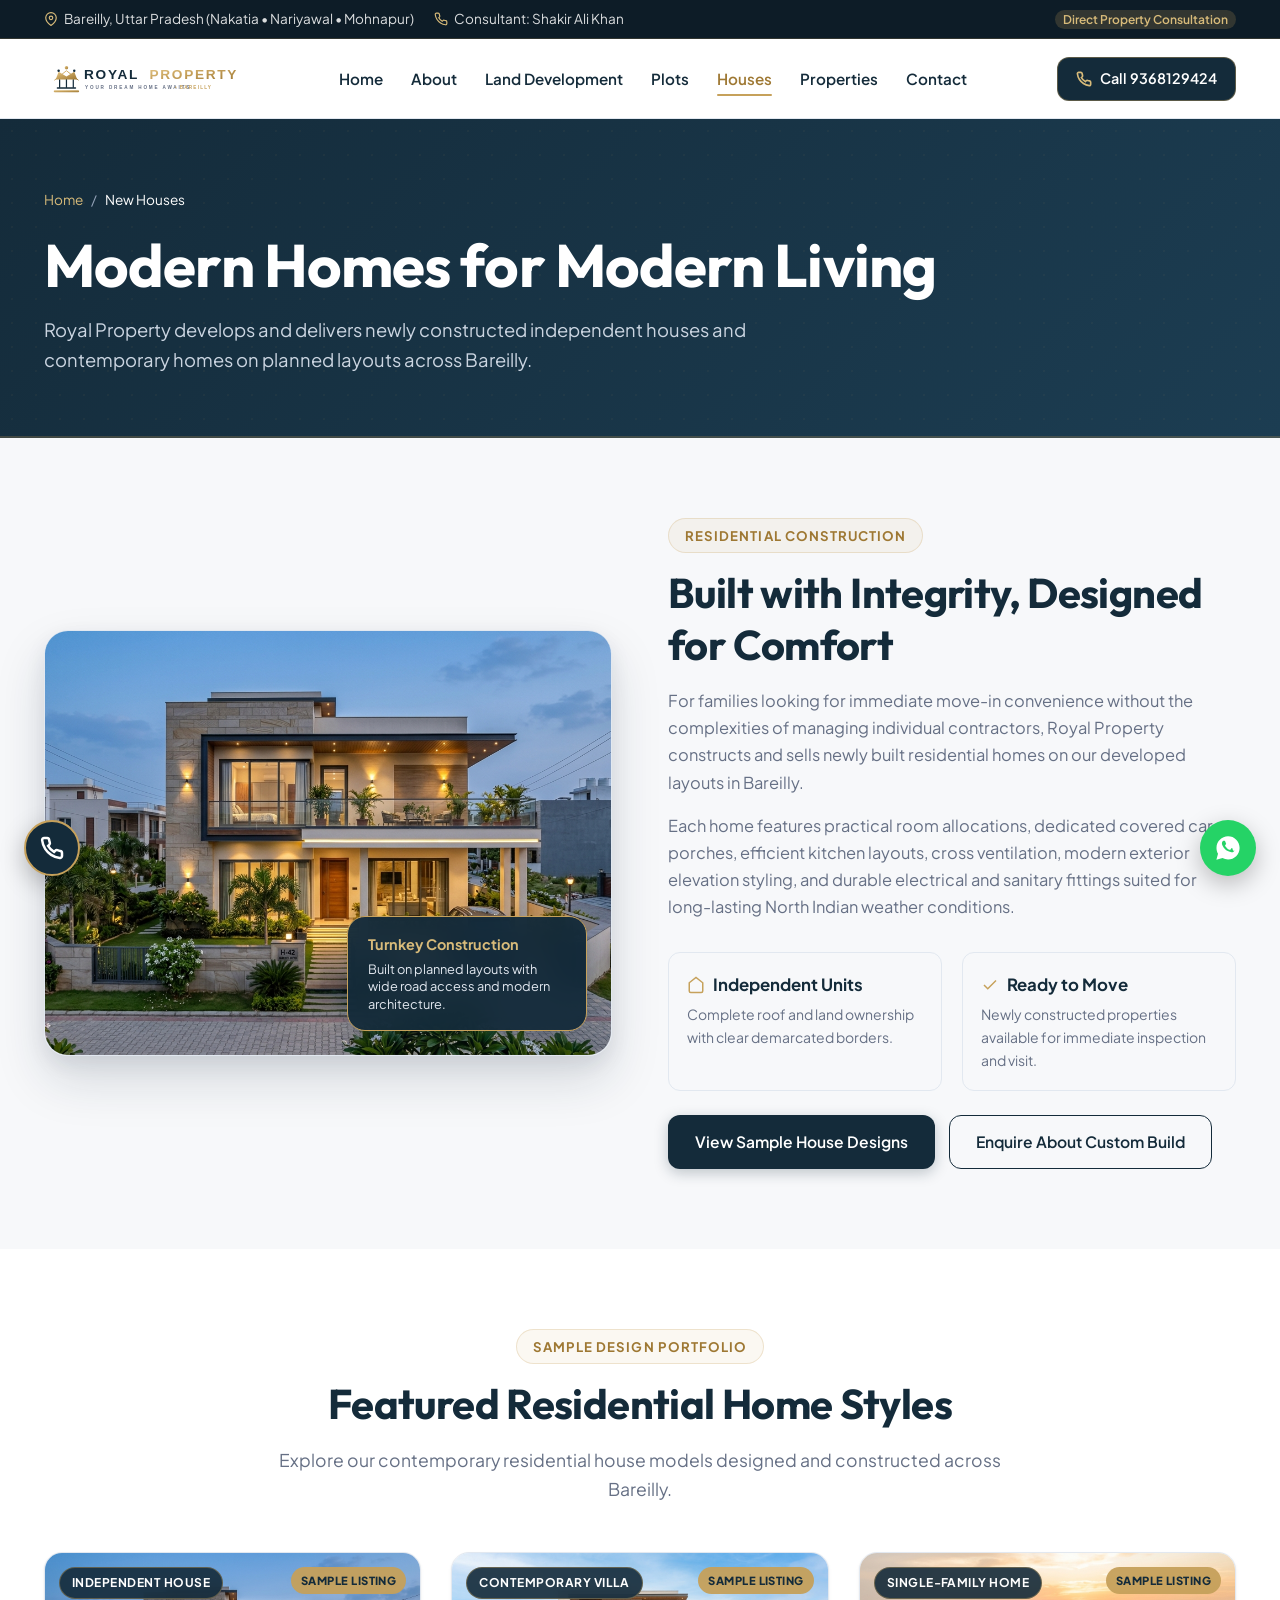
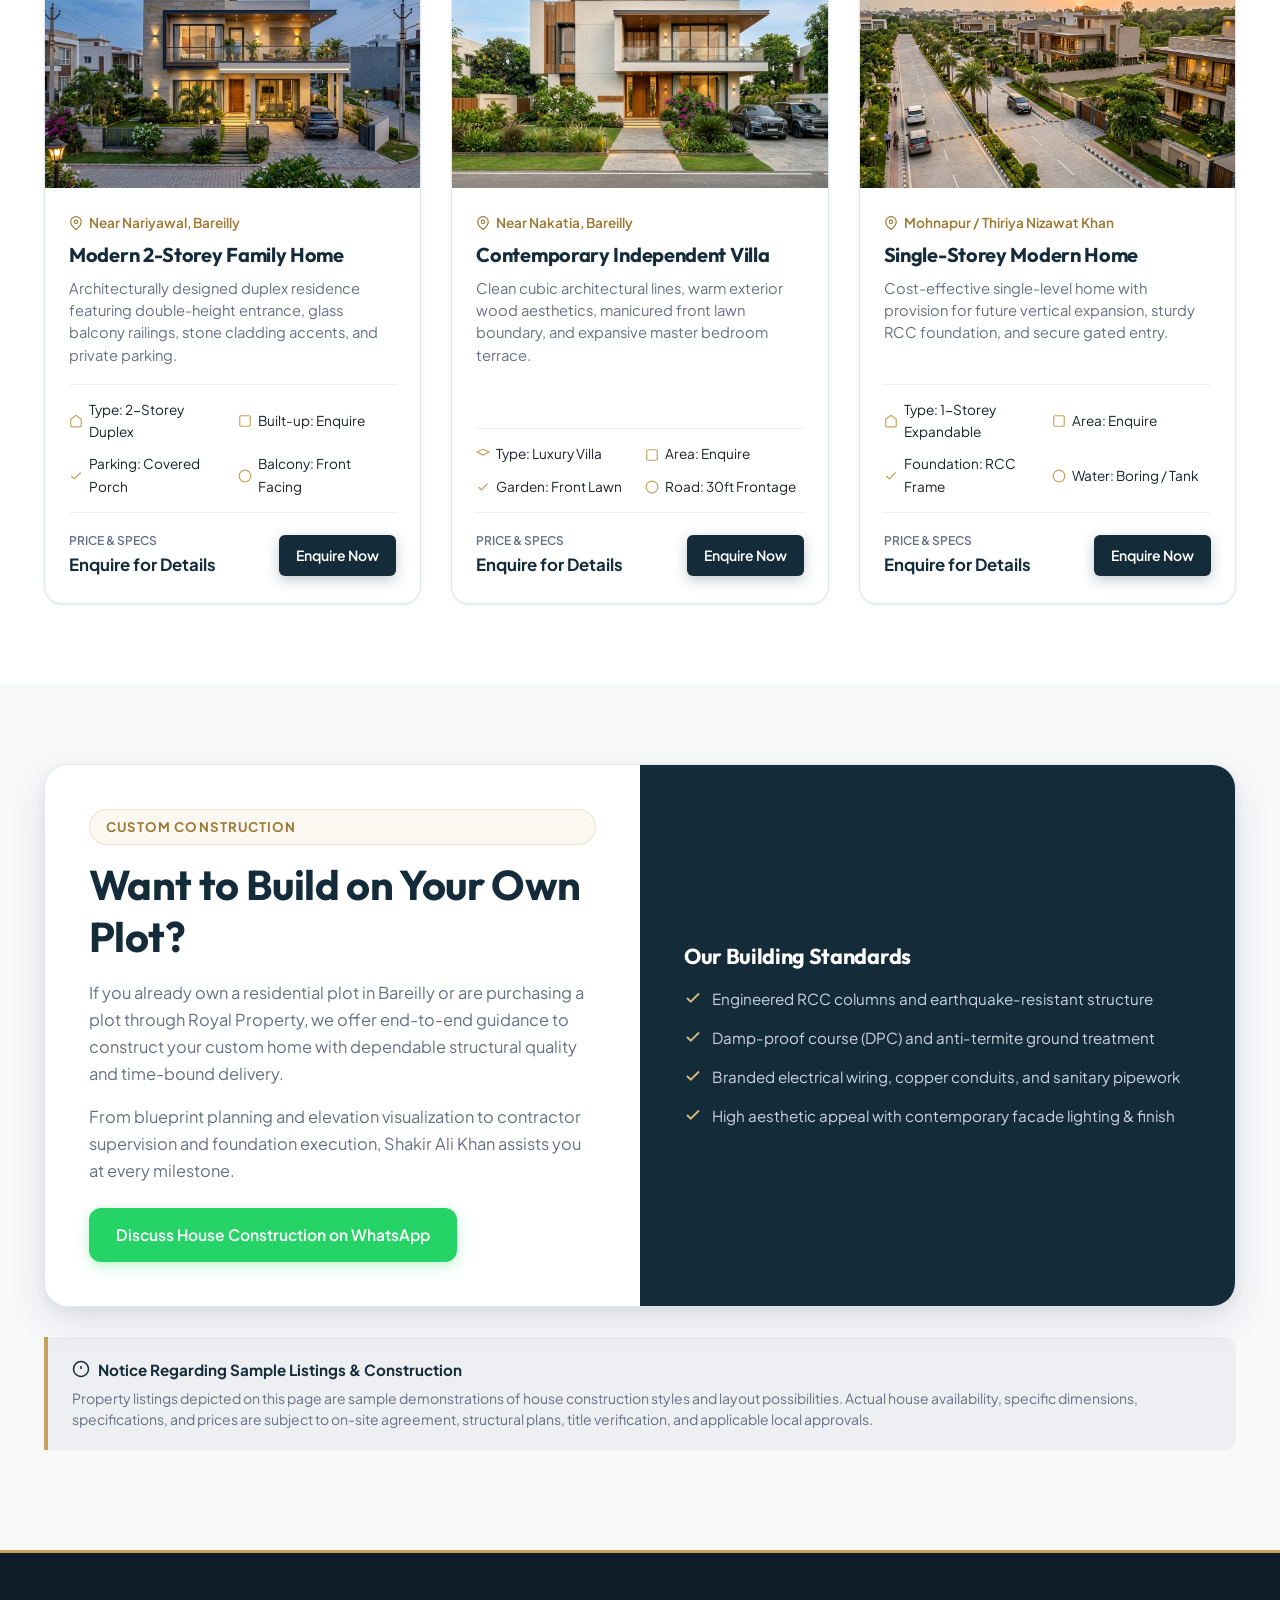
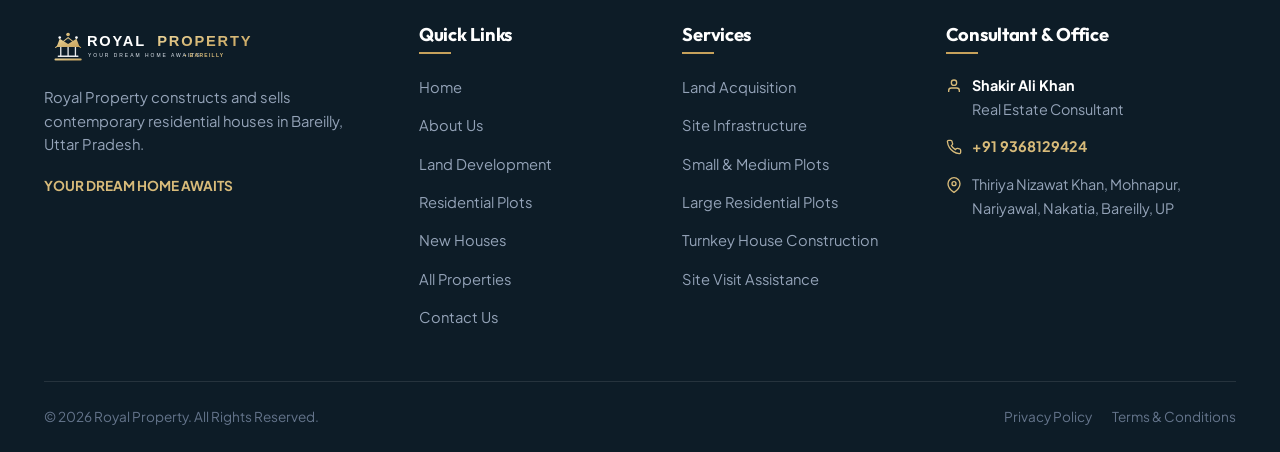
<file: houses.html>
<!DOCTYPE html>
<html lang="en">
<head>
  <meta charset="UTF-8">
  <meta name="viewport" content="width=device-width, initial-scale=1.0">
  <meta http-equiv="X-UA-Compatible" content="IE=edge">
  
  <!-- SEO Primary Meta Tags -->
  <title>New Houses & Homes for Sale in Bareilly | Royal Property</title>
  <meta name="title" content="New Houses & Homes for Sale in Bareilly | Royal Property">
  <meta name="description" content="Discover newly constructed independent houses and contemporary homes in Bareilly. Modern architectural designs, solid construction quality, and turnkey move-in options by Royal Property.">
  <meta name="keywords" content="new houses for sale in Bareilly, modern homes Bareilly, independent house in Bareilly, villas in Bareilly, house for sale near Nakatia, property dealer in Bareilly, Shakir Ali Khan">
  <meta name="author" content="Shakir Ali Khan - Royal Property">
  <meta name="robots" content="index, follow">
  <link rel="canonical" href="https://YOUR-DOMAIN.com/houses.html">

  <!-- Open Graph -->
  <meta property="og:type" content="website">
  <meta property="og:url" content="https://YOUR-DOMAIN.com/houses.html">
  <meta property="og:title" content="New Houses & Homes for Sale in Bareilly | Royal Property">
  <meta property="og:description" content="Newly built modern houses and villas in planned localities across Bareilly.">
  <meta property="og:image" content="https://YOUR-DOMAIN.com/assets/images/modern-house.webp">
  <meta property="og:locale" content="en_IN">

  <!-- Twitter / X -->
  <meta property="twitter:card" content="summary_large_image">
  <meta property="twitter:url" content="https://YOUR-DOMAIN.com/houses.html">
  <meta property="twitter:title" content="New Houses & Homes for Sale in Bareilly | Royal Property">
  <meta property="twitter:description" content="Modern independent homes for sale in Bareilly. Contact Shakir Ali Khan (9368129424).">
  <meta property="twitter:image" content="https://YOUR-DOMAIN.com/assets/images/modern-house.webp">

  <!-- Favicons -->
  <link rel="icon" type="image/svg+xml" href="assets/images/favicon.svg">
  <link rel="alternate icon" href="favicon.ico">
  <link rel="apple-touch-icon" href="assets/images/favicon.png">

  <!-- Stylesheets -->
  <link rel="stylesheet" href="assets/css/style.css">

  <!-- Structured Data JSON-LD -->
  <script type="application/ld+json">
  {
    "@context": "https://schema.org",
    "@graph": [
      {
        "@type": "BreadcrumbList",
        "itemListElement": [
          {
            "@type": "ListItem",
            "position": 1,
            "name": "Home",
            "item": "https://YOUR-DOMAIN.com/"
          },
          {
            "@type": "ListItem",
            "position": 2,
            "name": "New Houses",
            "item": "https://YOUR-DOMAIN.com/houses.html"
          }
        ]
      },
      {
        "@type": "RealEstateAgent",
        "name": "Royal Property",
        "telephone": "+91-9368129424",
        "address": {
          "@type": "PostalAddress",
          "streetAddress": "Thiriya Nizawat Khan, Mohnapur, Nariyawal, Nakatia",
          "addressLocality": "Bareilly",
          "addressRegion": "Uttar Pradesh",
          "addressCountry": "IN"
        }
      }
    ]
  }
  </script>
</head>
<body>
  <a href="#mainContent" class="skip-to-content">Skip to Main Content</a>

  <!-- Top Announcement Bar -->
  <div class="topbar">
    <div class="container">
      <div class="topbar-info">
        <div class="topbar-item">
          <svg viewBox="0 0 24 24" width="14" height="14" fill="none" stroke="currentColor" stroke-width="2"><path d="M21 10c0 7-9 13-9 13s-9-6-9-13a9 9 0 0118 0z"/><circle cx="12" cy="10" r="3"/></svg>
          <span>Bareilly, Uttar Pradesh (Nakatia • Nariyawal • Mohnapur)</span>
        </div>
        <div class="topbar-item">
          <svg viewBox="0 0 24 24" width="14" height="14" fill="none" stroke="currentColor" stroke-width="2"><path d="M22 16.92v3a2 2 0 01-2.18 2 19.79 19.79 0 01-8.63-3.07 19.5 19.5 0 01-6-6 19.79 19.79 0 01-3.07-8.67A2 2 0 014.11 2h3a2 2 0 012 1.72 12.84 12.84 0 00.7 2.81 2 2 0 01-.45 2.11L8.09 9.91a16 16 0 006 6l1.27-1.27a2 2 0 012.11-.45 12.84 12.84 0 002.81.7A2 2 0 0122 16.92z"/></svg>
          <span>Consultant: Shakir Ali Khan</span>
        </div>
      </div>
      <div class="topbar-actions">
        <span class="topbar-badge">Direct Property Consultation</span>
      </div>
    </div>
  </div>

  <!-- Header -->
  <header class="site-header" id="siteHeader">
    <div class="container header-inner">
      <a href="index.html" class="site-logo" aria-label="Royal Property Homepage">
        <img src="assets/images/logo.svg" alt="Royal Property - Your Dream Home Awaits" width="220" height="48">
      </a>

      <nav class="desktop-nav" aria-label="Main Navigation">
        <ul class="nav-menu">
          <li><a href="index.html" class="nav-link">Home</a></li>
          <li><a href="about.html" class="nav-link">About</a></li>
          <li><a href="land-development.html" class="nav-link">Land Development</a></li>
          <li><a href="plots.html" class="nav-link">Plots</a></li>
          <li><a href="houses.html" class="nav-link active">Houses</a></li>
          <li><a href="properties.html" class="nav-link">Properties</a></li>
          <li><a href="contact.html" class="nav-link">Contact</a></li>
        </ul>
      </nav>

      <div class="header-actions">
        <a href="tel:+919368129424" class="header-call-btn">
          <svg viewBox="0 0 24 24" width="16" height="16" fill="none" stroke="currentColor" stroke-width="2.5"><path d="M22 16.92v3a2 2 0 01-2.18 2 19.79 19.79 0 01-8.63-3.07 19.5 19.5 0 01-6-6 19.79 19.79 0 01-3.07-8.67A2 2 0 014.11 2h3a2 2 0 012 1.72 12.84 12.84 0 00.7 2.81 2 2 0 01-.45 2.11L8.09 9.91a16 16 0 006 6l1.27-1.27a2 2 0 012.11-.45 12.84 12.84 0 002.81.7A2 2 0 0122 16.92z"/></svg>
          <span>Call 9368129424</span>
        </a>
        <button class="mobile-toggle" aria-label="Toggle Navigation Menu" aria-expanded="false">
          <div class="hamburger-icon">
            <span></span>
            <span></span>
            <span></span>
          </div>
        </button>
      </div>
    </div>
  </header>

  <!-- Mobile Drawer -->
  <div class="mobile-drawer" id="mobileDrawer">
    <ul class="mobile-nav-list">
      <li><a href="index.html" class="mobile-nav-link">Home <span>→</span></a></li>
      <li><a href="about.html" class="mobile-nav-link">About Us <span>→</span></a></li>
      <li><a href="land-development.html" class="mobile-nav-link">Land Development <span>→</span></a></li>
      <li><a href="plots.html" class="mobile-nav-link">Residential Plots <span>→</span></a></li>
      <li><a href="houses.html" class="mobile-nav-link active">New Houses <span>→</span></a></li>
      <li><a href="properties.html" class="mobile-nav-link">Explore Properties <span>→</span></a></li>
      <li><a href="contact.html" class="mobile-nav-link">Contact & Site Visits <span>→</span></a></li>
    </ul>
    <div class="mobile-drawer-footer">
      <a href="tel:+919368129424" class="btn btn-navy btn-lg" style="width: 100%;">Call 9368129424</a>
      <a href="https://wa.me/919368129424" class="btn btn-whatsapp btn-lg" target="_blank" rel="noopener">Chat on WhatsApp</a>
    </div>
  </div>

  <main id="mainContent">
    <!-- PAGE HERO -->
    <section class="page-hero">
      <div class="container">
        <nav class="breadcrumb-nav" aria-label="Breadcrumb">
          <a href="index.html">Home</a>
          <span>/</span>
          <span style="color: var(--color-white);">New Houses</span>
        </nav>
        <h1 class="page-hero-title">Modern Homes for Modern Living</h1>
        <p class="page-hero-subtitle">
          Royal Property develops and delivers newly constructed independent houses and contemporary homes on planned layouts across Bareilly.
        </p>
      </div>
    </section>

    <!-- HOUSES OVERVIEW -->
    <section class="section">
      <div class="container">
        <div class="split-grid">
          <div class="split-image-wrapper reveal-item">
            <img src="assets/images/modern-house.webp" alt="Newly built modern home in Bareilly colony" class="split-image" width="800" height="600">
            <div class="split-badge-floating">
              <div class="split-badge-title">Turnkey Construction</div>
              <div class="split-badge-text">Built on planned layouts with wide road access and modern architecture.</div>
            </div>
          </div>

          <div class="split-content reveal-item">
            <span class="section-badge">Residential Construction</span>
            <h2 class="section-title">Built with Integrity, Designed for Comfort</h2>
            <p style="margin-bottom: 16px;">
              For families looking for immediate move-in convenience without the complexities of managing individual contractors, Royal Property constructs and sells newly built residential homes on our developed layouts in Bareilly.
            </p>
            <p style="margin-bottom: 20px;">
              Each home features practical room allocations, dedicated covered car porches, efficient kitchen layouts, cross ventilation, modern exterior elevation styling, and durable electrical and sanitary fittings suited for long-lasting North Indian weather conditions.
            </p>

            <div class="stats-grid">
              <div class="stat-item">
                <div class="stat-label">
                  <svg viewBox="0 0 24 24" width="18" height="18" fill="none" stroke="currentColor" stroke-width="2"><path d="M3 9l9-7 9 7v11a2 2 0 0 1-2 2H5a2 2 0 0 1-2-2z"/></svg>
                  Independent Units
                </div>
                <div class="stat-desc">Complete roof and land ownership with clear demarcated borders.</div>
              </div>

              <div class="stat-item">
                <div class="stat-label">
                  <svg viewBox="0 0 24 24" width="18" height="18" fill="none" stroke="currentColor" stroke-width="2"><polyline points="20 6 9 17 4 12"/></svg>
                  Ready to Move
                </div>
                <div class="stat-desc">Newly constructed properties available for immediate inspection and visit.</div>
              </div>
            </div>

            <div style="display: flex; gap: 14px; flex-wrap: wrap;">
              <a href="#housesListings" class="btn btn-navy">View Sample House Designs</a>
              <a href="contact.html" class="btn btn-outline">Enquire About Custom Build</a>
            </div>
          </div>
        </div>
      </div>
    </section>

    <!-- SAMPLE HOUSE DESIGNS SHOWCASE -->
    <section class="section section-subtle" id="housesListings">
      <div class="container">
        <div class="section-header reveal-item">
          <span class="section-badge">Sample Design Portfolio</span>
          <h2 class="section-title">Featured Residential Home Styles</h2>
          <p class="section-desc">
            Explore our contemporary residential house models designed and constructed across Bareilly.
          </p>
        </div>

        <div class="property-grid">
          <!-- House 1: Contemporary Two-Storey Home -->
          <article class="property-card reveal-item">
            <div class="property-img-container">
              <img src="assets/images/modern-house.webp" alt="Two-storey modern home in Bareilly" class="property-img" width="600" height="375" loading="lazy">
              <span class="property-badge-type">Independent House</span>
              <span class="property-badge-demo">Sample Listing</span>
            </div>
            <div class="property-body">
              <div class="property-location">
                <svg viewBox="0 0 24 24" width="14" height="14" fill="none" stroke="currentColor" stroke-width="2"><path d="M21 10c0 7-9 13-9 13s-9-6-9-13a9 9 0 0118 0z"/><circle cx="12" cy="10" r="3"/></svg>
                <span>Near Nariyawal, Bareilly</span>
              </div>
              <h3 class="property-card-title">Modern 2-Storey Family Home</h3>
              <p class="property-desc">
                Architecturally designed duplex residence featuring double-height entrance, glass balcony railings, stone cladding accents, and private parking.
              </p>
              <div class="property-specs">
                <div class="spec-item">
                  <svg viewBox="0 0 24 24" width="14" height="14" fill="none" stroke="currentColor" stroke-width="2"><path d="M3 9l9-7 9 7v11a2 2 0 0 1-2 2H5a2 2 0 0 1-2-2z"/></svg>
                  <span>Type: 2-Storey Duplex</span>
                </div>
                <div class="spec-item">
                  <svg viewBox="0 0 24 24" width="14" height="14" fill="none" stroke="currentColor" stroke-width="2"><rect x="3" y="3" width="18" height="18" rx="2"/></svg>
                  <span>Built-up: Enquire</span>
                </div>
                <div class="spec-item">
                  <svg viewBox="0 0 24 24" width="14" height="14" fill="none" stroke="currentColor" stroke-width="2"><polyline points="20 6 9 17 4 12"/></svg>
                  <span>Parking: Covered Porch</span>
                </div>
                <div class="spec-item">
                  <svg viewBox="0 0 24 24" width="14" height="14" fill="none" stroke="currentColor" stroke-width="2"><circle cx="12" cy="12" r="10"/></svg>
                  <span>Balcony: Front Facing</span>
                </div>
              </div>
              <div class="property-footer">
                <div class="property-price-tag">
                  <span class="price-label">Price & Specs</span>
                  <span class="price-value">Enquire for Details</span>
                </div>
                <button type="button" class="btn btn-navy btn-sm js-open-inquiry">Enquire Now</button>
              </div>
            </div>
          </article>

          <!-- House 2: Contemporary Villa -->
          <article class="property-card reveal-item">
            <div class="property-img-container">
              <img src="assets/images/villa.webp" alt="Contemporary luxury villa in Bareilly" class="property-img" width="600" height="375" loading="lazy">
              <span class="property-badge-type">Contemporary Villa</span>
              <span class="property-badge-demo">Sample Listing</span>
            </div>
            <div class="property-body">
              <div class="property-location">
                <svg viewBox="0 0 24 24" width="14" height="14" fill="none" stroke="currentColor" stroke-width="2"><path d="M21 10c0 7-9 13-9 13s-9-6-9-13a9 9 0 0118 0z"/><circle cx="12" cy="10" r="3"/></svg>
                <span>Near Nakatia, Bareilly</span>
              </div>
              <h3 class="property-card-title">Contemporary Independent Villa</h3>
              <p class="property-desc">
                Clean cubic architectural lines, warm exterior wood aesthetics, manicured front lawn boundary, and expansive master bedroom terrace.
              </p>
              <div class="property-specs">
                <div class="spec-item">
                  <svg viewBox="0 0 24 24" width="14" height="14" fill="none" stroke="currentColor" stroke-width="2"><polygon points="12 2 2 7 12 12 22 7 12 2"/></svg>
                  <span>Type: Luxury Villa</span>
                </div>
                <div class="spec-item">
                  <svg viewBox="0 0 24 24" width="14" height="14" fill="none" stroke="currentColor" stroke-width="2"><rect x="3" y="3" width="18" height="18" rx="2"/></svg>
                  <span>Area: Enquire</span>
                </div>
                <div class="spec-item">
                  <svg viewBox="0 0 24 24" width="14" height="14" fill="none" stroke="currentColor" stroke-width="2"><polyline points="20 6 9 17 4 12"/></svg>
                  <span>Garden: Front Lawn</span>
                </div>
                <div class="spec-item">
                  <svg viewBox="0 0 24 24" width="14" height="14" fill="none" stroke="currentColor" stroke-width="2"><circle cx="12" cy="12" r="10"/></svg>
                  <span>Road: 30ft Frontage</span>
                </div>
              </div>
              <div class="property-footer">
                <div class="property-price-tag">
                  <span class="price-label">Price & Specs</span>
                  <span class="price-value">Enquire for Details</span>
                </div>
                <button type="button" class="btn btn-navy btn-sm js-open-inquiry">Enquire Now</button>
              </div>
            </div>
          </article>

          <!-- House 3: Single-Family Residence -->
          <article class="property-card reveal-item">
            <div class="property-img-container">
              <img src="assets/images/hero-real-estate.webp" alt="Compact modern house in Bareilly colony" class="property-img" width="600" height="375" loading="lazy">
              <span class="property-badge-type">Single-Family Home</span>
              <span class="property-badge-demo">Sample Listing</span>
            </div>
            <div class="property-body">
              <div class="property-location">
                <svg viewBox="0 0 24 24" width="14" height="14" fill="none" stroke="currentColor" stroke-width="2"><path d="M21 10c0 7-9 13-9 13s-9-6-9-13a9 9 0 0118 0z"/><circle cx="12" cy="10" r="3"/></svg>
                <span>Mohnapur / Thiriya Nizawat Khan</span>
              </div>
              <h3 class="property-card-title">Single-Storey Modern Home</h3>
              <p class="property-desc">
                Cost-effective single-level home with provision for future vertical expansion, sturdy RCC foundation, and secure gated entry.
              </p>
              <div class="property-specs">
                <div class="spec-item">
                  <svg viewBox="0 0 24 24" width="14" height="14" fill="none" stroke="currentColor" stroke-width="2"><path d="M3 9l9-7 9 7v11a2 2 0 0 1-2 2H5a2 2 0 0 1-2-2z"/></svg>
                  <span>Type: 1-Storey Expandable</span>
                </div>
                <div class="spec-item">
                  <svg viewBox="0 0 24 24" width="14" height="14" fill="none" stroke="currentColor" stroke-width="2"><rect x="3" y="3" width="18" height="18" rx="2"/></svg>
                  <span>Area: Enquire</span>
                </div>
                <div class="spec-item">
                  <svg viewBox="0 0 24 24" width="14" height="14" fill="none" stroke="currentColor" stroke-width="2"><polyline points="20 6 9 17 4 12"/></svg>
                  <span>Foundation: RCC Frame</span>
                </div>
                <div class="spec-item">
                  <svg viewBox="0 0 24 24" width="14" height="14" fill="none" stroke="currentColor" stroke-width="2"><circle cx="12" cy="12" r="10"/></svg>
                  <span>Water: Boring / Tank</span>
                </div>
              </div>
              <div class="property-footer">
                <div class="property-price-tag">
                  <span class="price-label">Price & Specs</span>
                  <span class="price-value">Enquire for Details</span>
                </div>
                <button type="button" class="btn btn-navy btn-sm js-open-inquiry">Enquire Now</button>
              </div>
            </div>
          </article>
        </div>
      </div>
    </section>

    <!-- CUSTOM BUILDING CONSULTING -->
    <section class="section">
      <div class="container">
        <div class="location-box reveal-item">
          <div class="location-grid">
            <div class="location-content" style="padding: 44px;">
              <span class="section-badge">Custom Construction</span>
              <h2 class="section-title">Want to Build on Your Own Plot?</h2>
              <p style="margin-bottom: 16px;">
                If you already own a residential plot in Bareilly or are purchasing a plot through Royal Property, we offer end-to-end guidance to construct your custom home with dependable structural quality and time-bound delivery.
              </p>
              <p style="margin-bottom: 24px;">
                From blueprint planning and elevation visualization to contractor supervision and foundation execution, Shakir Ali Khan assists you at every milestone.
              </p>
              <div>
                <a href="https://wa.me/919368129424?text=Hello%20Shakir%20Ali%20Khan,%20I%20would%20like%20to%20discuss%20house%20construction%20on%20my%20plot." class="btn btn-whatsapp" target="_blank" rel="noopener">
                  Discuss House Construction on WhatsApp
                </a>
              </div>
            </div>

            <div style="background: var(--color-primary-navy); color: var(--color-white); padding: 44px; display: flex; flex-direction: column; justify-content: center;">
              <h3 style="color: var(--color-white); font-size: 1.35rem; margin-bottom: 16px;">Our Building Standards</h3>
              <ul style="display: flex; flex-direction: column; gap: 14px; color: #CBD5E1; font-size: 0.95rem;">
                <li style="display: flex; align-items: center; gap: 10px;">
                  <svg viewBox="0 0 24 24" width="18" height="18" fill="none" stroke="var(--color-gold-light)" stroke-width="2.5"><polyline points="20 6 9 17 4 12"/></svg>
                  <span>Engineered RCC columns and earthquake-resistant structure</span>
                </li>
                <li style="display: flex; align-items: center; gap: 10px;">
                  <svg viewBox="0 0 24 24" width="18" height="18" fill="none" stroke="var(--color-gold-light)" stroke-width="2.5"><polyline points="20 6 9 17 4 12"/></svg>
                  <span>Damp-proof course (DPC) and anti-termite ground treatment</span>
                </li>
                <li style="display: flex; align-items: center; gap: 10px;">
                  <svg viewBox="0 0 24 24" width="18" height="18" fill="none" stroke="var(--color-gold-light)" stroke-width="2.5"><polyline points="20 6 9 17 4 12"/></svg>
                  <span>Branded electrical wiring, copper conduits, and sanitary pipework</span>
                </li>
                <li style="display: flex; align-items: center; gap: 10px;">
                  <svg viewBox="0 0 24 24" width="18" height="18" fill="none" stroke="var(--color-gold-light)" stroke-width="2.5"><polyline points="20 6 9 17 4 12"/></svg>
                  <span>High aesthetic appeal with contemporary facade lighting & finish</span>
                </li>
              </ul>
            </div>
          </div>
        </div>

        <!-- Mandatory Legal Disclaimer -->
        <div class="legal-disclaimer-box reveal-item" style="margin-top: 30px;">
          <div class="legal-disclaimer-title">
            <svg viewBox="0 0 24 24" width="18" height="18" fill="none" stroke="currentColor" stroke-width="2"><circle cx="12" cy="12" r="10"/><line x1="12" y1="8" x2="12" y2="12"/><line x1="12" y1="16" x2="12.01" y2="16"/></svg>
            Notice Regarding Sample Listings & Construction
          </div>
          <p class="legal-disclaimer-text">
            Property listings depicted on this page are sample demonstrations of house construction styles and layout possibilities. Actual house availability, specific dimensions, specifications, and prices are subject to on-site agreement, structural plans, title verification, and applicable local approvals.
          </p>
        </div>
      </div>
    </section>
  </main>

  <!-- QUICK INQUIRY MODAL -->
  <div class="modal-overlay" id="inquiryModal" role="dialog" aria-modal="true" aria-labelledby="modalTitle">
    <div class="modal-container">
      <button class="modal-close-btn" aria-label="Close modal">&times;</button>
      <span class="section-badge" style="margin-bottom: 8px;">Direct Property Inquiry</span>
      <h3 id="modalTitle" style="font-size: 1.35rem; margin-bottom: 4px;">Inquire About House</h3>
      <p id="modalPropertyTitle" style="font-size: 0.95rem; font-weight: 700; color: var(--color-gold-dark); margin-bottom: 18px;">
        Selected House Design
      </p>

      <form class="js-contact-form">
        <input type="hidden" id="modalPropertyInput" name="requirement" value="House Inquiry">
        
        <div class="form-group">
          <label class="form-label" for="houseModalName">Full Name *</label>
          <input type="text" id="houseModalName" name="fullName" class="form-control" placeholder="Enter your name" required>
        </div>

        <div class="form-group">
          <label class="form-label" for="houseModalPhone">Mobile / WhatsApp Number *</label>
          <input type="tel" id="houseModalPhone" name="phone" class="form-control" placeholder="10-digit mobile number" required>
        </div>

        <div class="form-group">
          <label class="form-label" for="houseModalMsg">Custom Message</label>
          <textarea id="houseModalMsg" name="message" class="form-control" style="min-height: 80px;" placeholder="I am interested in this house design, please share pricing and visit schedule..."></textarea>
        </div>

        <button type="submit" class="btn btn-whatsapp btn-lg" style="width: 100%;">
          Chat with Shakir Ali Khan on WhatsApp
        </button>
      </form>
    </div>
  </div>

  <!-- FLOATING CALL BUTTON (BOTTOM LEFT) -->
  <a href="tel:+919368129424" class="floating-btn floating-call-left" aria-label="Call 9368129424">
    <svg viewBox="0 0 24 24" width="24" height="24" fill="none" stroke="currentColor" stroke-width="2.5"><path d="M22 16.92v3a2 2 0 01-2.18 2 19.79 19.79 0 01-8.63-3.07 19.5 19.5 0 01-6-6 19.79 19.79 0 01-3.07-8.67A2 2 0 014.11 2h3a2 2 0 012 1.72 12.84 12.84 0 00.7 2.81 2 2 0 01-.45 2.11L8.09 9.91a16 16 0 006 6l1.27-1.27a2 2 0 012.11-.45 12.84 12.84 0 002.81.7A2 2 0 0122 16.92z"/></svg>
    <span class="floating-tooltip floating-tooltip-left">Call 9368129424</span>
  </a>

  <!-- FLOATING ACTIONS RIGHT (BACK-TO-TOP ABOVE WHATSAPP) -->
  <div class="floating-actions-right" aria-label="Quick Actions">
    <button type="button" class="floating-btn floating-back-to-top" id="backToTopBtn" aria-label="Scroll back to top">
      <svg viewBox="0 0 24 24" width="22" height="22" fill="none" stroke="currentColor" stroke-width="2.5"><polyline points="18 15 12 9 6 15"/></svg>
      <span class="floating-tooltip">Back to Top</span>
    </button>
    <a href="https://wa.me/919368129424" class="floating-btn floating-whatsapp" target="_blank" rel="noopener" aria-label="Chat on WhatsApp">
      <svg viewBox="0 0 24 24" width="28" height="28" fill="currentColor"><path d="M12.04 2c-5.46 0-9.91 4.45-9.91 9.91 0 1.75.46 3.45 1.32 4.95L2.05 22l5.25-1.38c1.45.79 3.08 1.21 4.74 1.21 5.46 0 9.91-4.45 9.91-9.91 0-2.65-1.03-5.14-2.9-7.01A9.816 9.816 0 0 0 12.04 2zM17.5 14.33c-.24.69-1.22 1.32-1.78 1.38-.51.05-1.18.08-3.41-.83-2.64-1.07-4.32-3.77-4.45-3.95-.13-.18-1.07-1.42-1.07-2.71 0-1.29.68-1.92.92-2.18.24-.26.53-.33.71-.33.18 0 .35 0 .5.01.16.01.38-.06.59.45.22.53.75 1.83.82 1.97.07.14.11.31.02.5-.09.18-.14.3-.28.46-.14.16-.3.35-.43.47-.14.14-.29.29-.12.58.17.29.74 1.22 1.59 1.98 1.09.97 2.01 1.27 2.3 1.41.29.14.46.12.63-.07.17-.19.74-.86.94-1.15.2-.29.4-.24.68-.14.28.1.1.77.89 2.15.89.07.14.11.24.11.33 0 .1-.05.58-.29 1.27z"/></svg>
      <span class="floating-tooltip">Chat on WhatsApp</span>
    </a>
  </div>

  <!-- Footer -->
  <footer class="site-footer">
    <div class="container">
      <div class="footer-grid">
        <div class="footer-brand">
          <img src="assets/images/logo-white.svg" alt="Royal Property Bareilly" width="220" height="48">
          <p>
            Royal Property constructs and sells contemporary residential houses in Bareilly, Uttar Pradesh.
          </p>
          <div style="margin-top: 18px; color: var(--color-gold-light); font-weight: 700; font-size: 0.85rem;">
            YOUR DREAM HOME AWAITS
          </div>
        </div>

        <div>
          <h4 class="footer-heading">Quick Links</h4>
          <ul class="footer-links">
            <li><a href="index.html" class="footer-link">Home</a></li>
            <li><a href="about.html" class="footer-link">About Us</a></li>
            <li><a href="land-development.html" class="footer-link">Land Development</a></li>
            <li><a href="plots.html" class="footer-link">Residential Plots</a></li>
            <li><a href="houses.html" class="footer-link">New Houses</a></li>
            <li><a href="properties.html" class="footer-link">All Properties</a></li>
            <li><a href="contact.html" class="footer-link">Contact Us</a></li>
          </ul>
        </div>

        <div>
          <h4 class="footer-heading">Services</h4>
          <ul class="footer-links">
            <li><a href="land-development.html" class="footer-link">Land Acquisition</a></li>
            <li><a href="land-development.html" class="footer-link">Site Infrastructure</a></li>
            <li><a href="plots.html" class="footer-link">Small & Medium Plots</a></li>
            <li><a href="plots.html" class="footer-link">Large Residential Plots</a></li>
            <li><a href="houses.html" class="footer-link">Turnkey House Construction</a></li>
            <li><a href="contact.html" class="footer-link">Site Visit Assistance</a></li>
          </ul>
        </div>

        <div>
          <h4 class="footer-heading">Consultant & Office</h4>
          <div class="footer-contact-list">
            <div class="footer-contact-item">
              <svg viewBox="0 0 24 24" width="16" height="16" fill="none" stroke="currentColor" stroke-width="2"><path d="M20 21v-2a4 4 0 0 0-4-4H8a4 4 0 0 0-4 4v2"/><circle cx="12" cy="7" r="4"/></svg>
              <div>
                <strong style="color: #FFFFFF;">Shakir Ali Khan</strong><br>
                <span>Real Estate Consultant</span>
              </div>
            </div>

            <div class="footer-contact-item">
              <svg viewBox="0 0 24 24" width="16" height="16" fill="none" stroke="currentColor" stroke-width="2"><path d="M22 16.92v3a2 2 0 01-2.18 2 19.79 19.79 0 01-8.63-3.07 19.5 19.5 0 01-6-6 19.79 19.79 0 01-3.07-8.67A2 2 0 014.11 2h3a2 2 0 012 1.72 12.84 12.84 0 00.7 2.81 2 2 0 01-.45 2.11L8.09 9.91a16 16 0 006 6l1.27-1.27a2 2 0 012.11-.45 12.84 12.84 0 002.81.7A2 2 0 0122 16.92z"/></svg>
              <div>
                <a href="tel:+919368129424" style="color: var(--color-gold-light); font-weight: 700;">+91 9368129424</a>
              </div>
            </div>

            <div class="footer-contact-item">
              <svg viewBox="0 0 24 24" width="16" height="16" fill="none" stroke="currentColor" stroke-width="2"><path d="M21 10c0 7-9 13-9 13s-9-6-9-13a9 9 0 0118 0z"/><circle cx="12" cy="10" r="3"/></svg>
              <div>
                <span>Thiriya Nizawat Khan, Mohnapur, Nariyawal, Nakatia, Bareilly, UP</span>
              </div>
            </div>
          </div>
        </div>
      </div>

      <div class="footer-bottom">
        <div class="container" style="padding: 0;">
          <div>© 2026 Royal Property. All Rights Reserved.</div>
          <div class="footer-legal-links">
            <a href="privacy-policy.html">Privacy Policy</a>
            <a href="terms.html">Terms & Conditions</a>
          </div>
        </div>
      </div>
    </div>
  </footer>

  <script src="assets/js/main.js"></script>
</body>
</html>
</file>
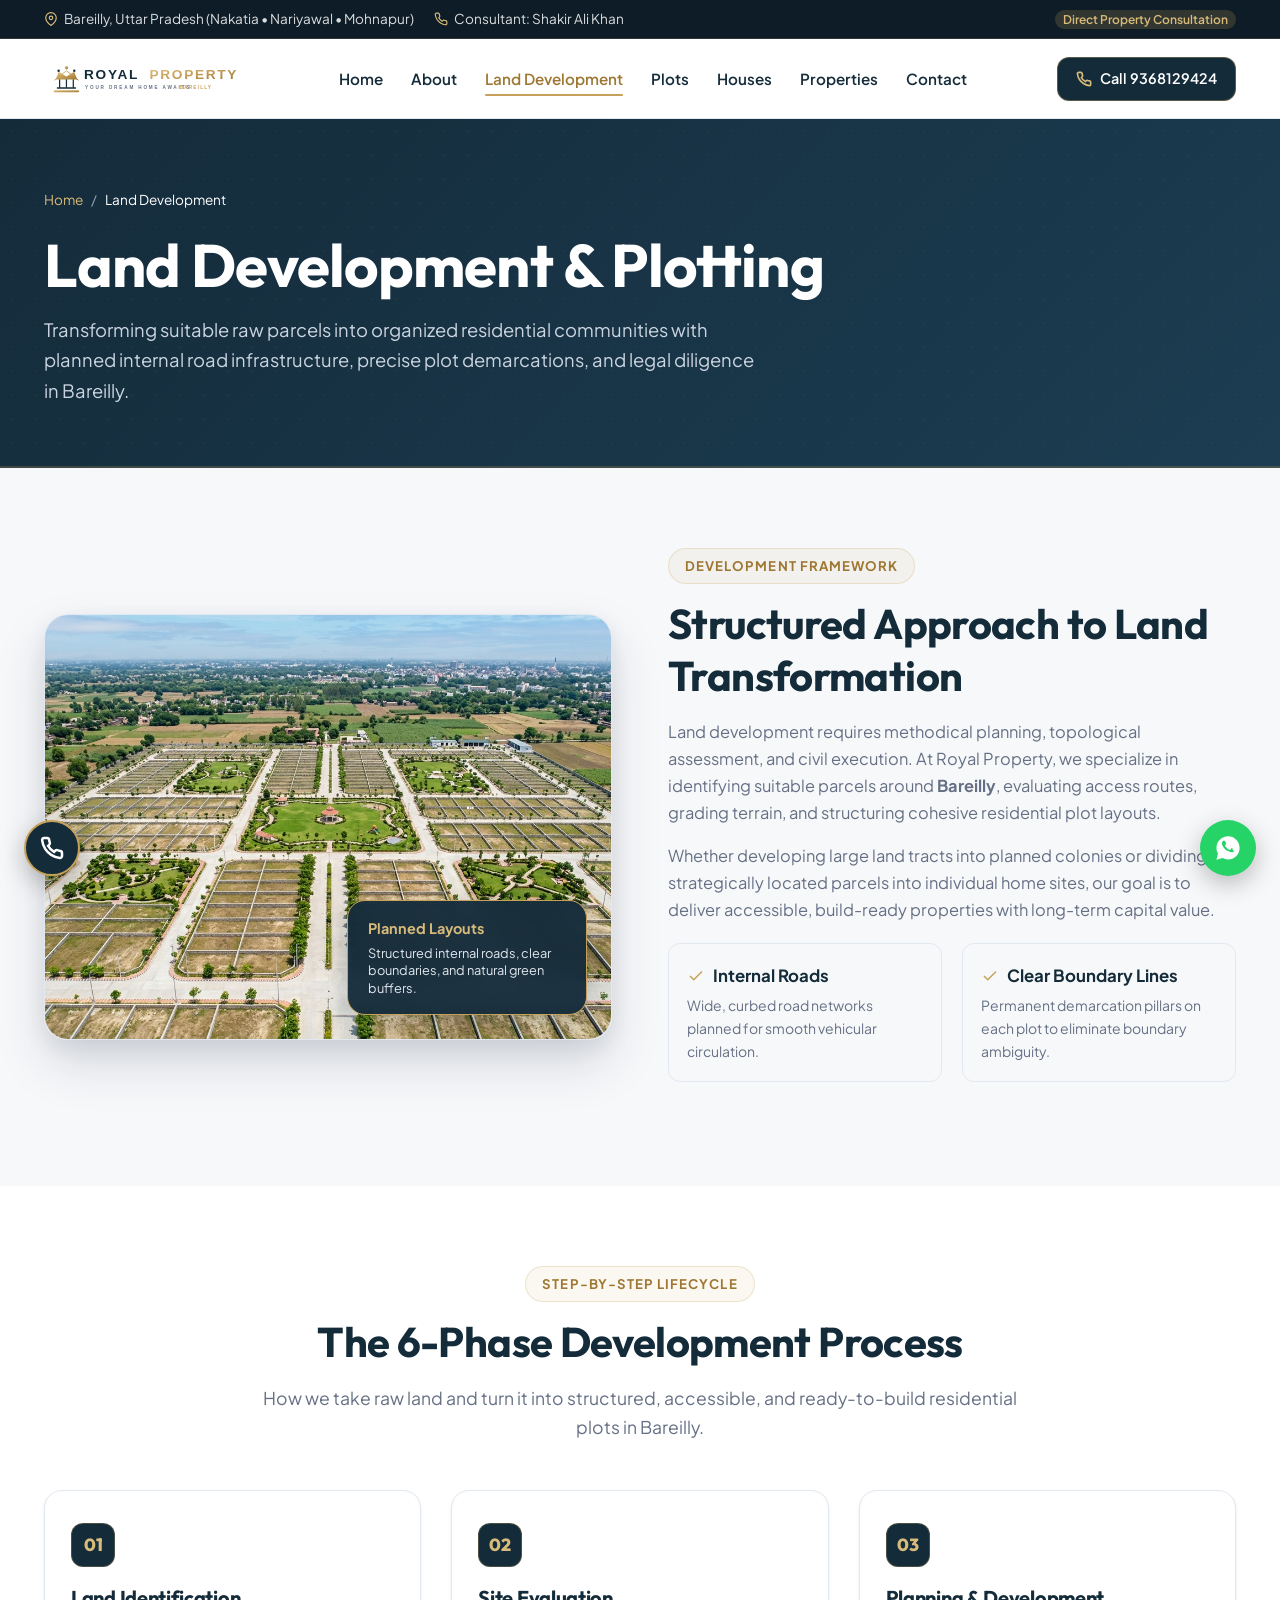
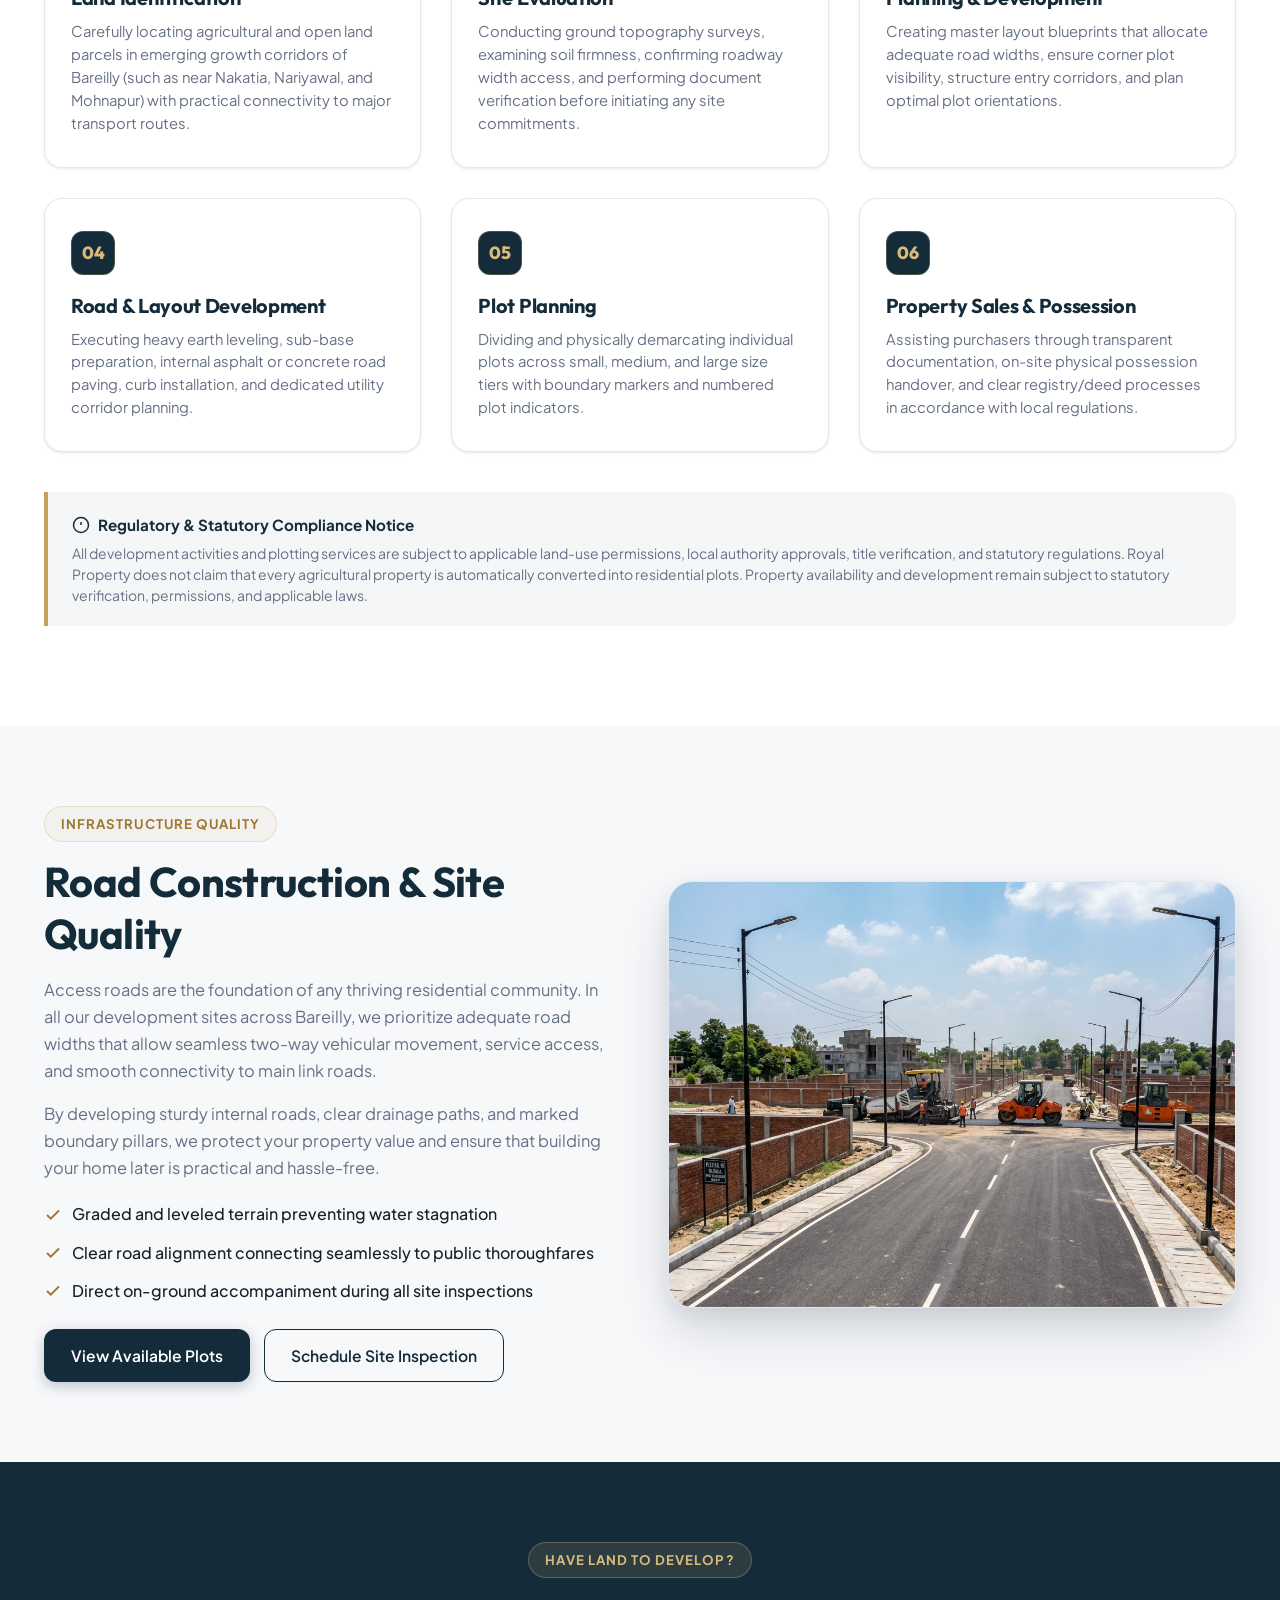
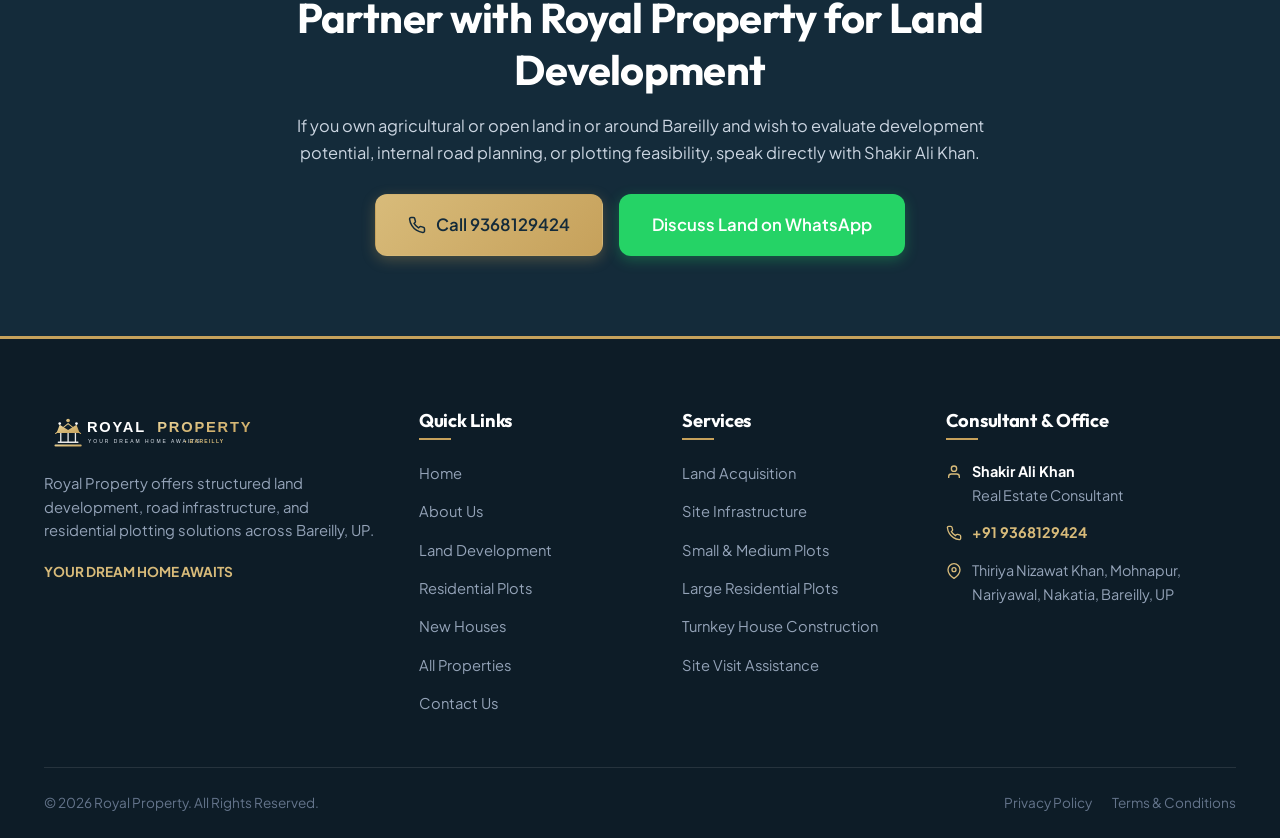
<file: land-development.html>
<!DOCTYPE html>
<html lang="en">
<head>
  <meta charset="UTF-8">
  <meta name="viewport" content="width=device-width, initial-scale=1.0">
  <meta http-equiv="X-UA-Compatible" content="IE=edge">
  
  <!-- SEO Primary Meta Tags -->
  <title>Land Development & Plotting in Bareilly | Royal Property</title>
  <meta name="title" content="Land Development & Plotting in Bareilly | Royal Property">
  <meta name="description" content="Explore systematic land development, site infrastructure, road leveling, and residential plotting services in Bareilly, UP. Clear process from land acquisition to demarcated plots.">
  <meta name="keywords" content="land development in Bareilly, plotting in Bareilly, residential land development, road development Bareilly, land acquisition Bareilly, plots near Nariyawal, land development Nakatia, Shakir Ali Khan">
  <meta name="author" content="Shakir Ali Khan - Royal Property">
  <meta name="robots" content="index, follow">
  <link rel="canonical" href="https://YOUR-DOMAIN.com/land-development.html">

  <!-- Open Graph -->
  <meta property="og:type" content="website">
  <meta property="og:url" content="https://YOUR-DOMAIN.com/land-development.html">
  <meta property="og:title" content="Land Development & Plotting in Bareilly | Royal Property">
  <meta property="og:description" content="Systematic land identification, site planning, internal road development, and residential layout plotting in Bareilly.">
  <meta property="og:image" content="https://YOUR-DOMAIN.com/assets/images/land-development.webp">
  <meta property="og:locale" content="en_IN">

  <!-- Twitter / X -->
  <meta property="twitter:card" content="summary_large_image">
  <meta property="twitter:url" content="https://YOUR-DOMAIN.com/land-development.html">
  <meta property="twitter:title" content="Land Development & Plotting in Bareilly | Royal Property">
  <meta property="twitter:description" content="Structured land development and residential plotting services across Bareilly.">
  <meta property="twitter:image" content="https://YOUR-DOMAIN.com/assets/images/land-development.webp">

  <!-- Favicons -->
  <link rel="icon" type="image/svg+xml" href="assets/images/favicon.svg">
  <link rel="alternate icon" href="favicon.ico">
  <link rel="apple-touch-icon" href="assets/images/favicon.png">

  <!-- Stylesheets -->
  <link rel="stylesheet" href="assets/css/style.css">

  <!-- Structured Data JSON-LD -->
  <script type="application/ld+json">
  {
    "@context": "https://schema.org",
    "@graph": [
      {
        "@type": "BreadcrumbList",
        "itemListElement": [
          {
            "@type": "ListItem",
            "position": 1,
            "name": "Home",
            "item": "https://YOUR-DOMAIN.com/"
          },
          {
            "@type": "ListItem",
            "position": 2,
            "name": "Land Development",
            "item": "https://YOUR-DOMAIN.com/land-development.html"
          }
        ]
      },
      {
        "@type": "Service",
        "name": "Land Development & Plotting Services",
        "provider": {
          "@type": "RealEstateAgent",
          "name": "Royal Property",
          "telephone": "+91-9368129424",
          "address": {
            "@type": "PostalAddress",
            "streetAddress": "Thiriya Nizawat Khan, Mohnapur, Nariyawal, Nakatia",
            "addressLocality": "Bareilly",
            "addressRegion": "Uttar Pradesh",
            "addressCountry": "IN"
          }
        },
        "description": "Comprehensive land development process including site evaluation, road construction, layout plotting, and property sales in Bareilly.",
        "areaServed": "Bareilly, Uttar Pradesh"
      }
    ]
  }
  </script>
</head>
<body>
  <a href="#mainContent" class="skip-to-content">Skip to Main Content</a>

  <!-- Top Announcement Bar -->
  <div class="topbar">
    <div class="container">
      <div class="topbar-info">
        <div class="topbar-item">
          <svg viewBox="0 0 24 24" width="14" height="14" fill="none" stroke="currentColor" stroke-width="2"><path d="M21 10c0 7-9 13-9 13s-9-6-9-13a9 9 0 0118 0z"/><circle cx="12" cy="10" r="3"/></svg>
          <span>Bareilly, Uttar Pradesh (Nakatia • Nariyawal • Mohnapur)</span>
        </div>
        <div class="topbar-item">
          <svg viewBox="0 0 24 24" width="14" height="14" fill="none" stroke="currentColor" stroke-width="2"><path d="M22 16.92v3a2 2 0 01-2.18 2 19.79 19.79 0 01-8.63-3.07 19.5 19.5 0 01-6-6 19.79 19.79 0 01-3.07-8.67A2 2 0 014.11 2h3a2 2 0 012 1.72 12.84 12.84 0 00.7 2.81 2 2 0 01-.45 2.11L8.09 9.91a16 16 0 006 6l1.27-1.27a2 2 0 012.11-.45 12.84 12.84 0 002.81.7A2 2 0 0122 16.92z"/></svg>
          <span>Consultant: Shakir Ali Khan</span>
        </div>
      </div>
      <div class="topbar-actions">
        <span class="topbar-badge">Direct Property Consultation</span>
      </div>
    </div>
  </div>

  <!-- Header -->
  <header class="site-header" id="siteHeader">
    <div class="container header-inner">
      <a href="index.html" class="site-logo" aria-label="Royal Property Homepage">
        <img src="assets/images/logo.svg" alt="Royal Property - Your Dream Home Awaits" width="220" height="48">
      </a>

      <nav class="desktop-nav" aria-label="Main Navigation">
        <ul class="nav-menu">
          <li><a href="index.html" class="nav-link">Home</a></li>
          <li><a href="about.html" class="nav-link">About</a></li>
          <li><a href="land-development.html" class="nav-link active">Land Development</a></li>
          <li><a href="plots.html" class="nav-link">Plots</a></li>
          <li><a href="houses.html" class="nav-link">Houses</a></li>
          <li><a href="properties.html" class="nav-link">Properties</a></li>
          <li><a href="contact.html" class="nav-link">Contact</a></li>
        </ul>
      </nav>

      <div class="header-actions">
        <a href="tel:+919368129424" class="header-call-btn">
          <svg viewBox="0 0 24 24" width="16" height="16" fill="none" stroke="currentColor" stroke-width="2.5"><path d="M22 16.92v3a2 2 0 01-2.18 2 19.79 19.79 0 01-8.63-3.07 19.5 19.5 0 01-6-6 19.79 19.79 0 01-3.07-8.67A2 2 0 014.11 2h3a2 2 0 012 1.72 12.84 12.84 0 00.7 2.81 2 2 0 01-.45 2.11L8.09 9.91a16 16 0 006 6l1.27-1.27a2 2 0 012.11-.45 12.84 12.84 0 002.81.7A2 2 0 0122 16.92z"/></svg>
          <span>Call 9368129424</span>
        </a>
        <button class="mobile-toggle" aria-label="Toggle Navigation Menu" aria-expanded="false">
          <div class="hamburger-icon">
            <span></span>
            <span></span>
            <span></span>
          </div>
        </button>
      </div>
    </div>
  </header>

  <!-- Mobile Drawer -->
  <div class="mobile-drawer" id="mobileDrawer">
    <ul class="mobile-nav-list">
      <li><a href="index.html" class="mobile-nav-link">Home <span>→</span></a></li>
      <li><a href="about.html" class="mobile-nav-link">About Us <span>→</span></a></li>
      <li><a href="land-development.html" class="mobile-nav-link active">Land Development <span>→</span></a></li>
      <li><a href="plots.html" class="mobile-nav-link">Residential Plots <span>→</span></a></li>
      <li><a href="houses.html" class="mobile-nav-link">New Houses <span>→</span></a></li>
      <li><a href="properties.html" class="mobile-nav-link">Explore Properties <span>→</span></a></li>
      <li><a href="contact.html" class="mobile-nav-link">Contact & Site Visits <span>→</span></a></li>
    </ul>
    <div class="mobile-drawer-footer">
      <a href="tel:+919368129424" class="btn btn-navy btn-lg" style="width: 100%;">Call 9368129424</a>
      <a href="https://wa.me/919368129424" class="btn btn-whatsapp btn-lg" target="_blank" rel="noopener">Chat on WhatsApp</a>
    </div>
  </div>

  <main id="mainContent">
    <!-- PAGE HERO -->
    <section class="page-hero">
      <div class="container">
        <nav class="breadcrumb-nav" aria-label="Breadcrumb">
          <a href="index.html">Home</a>
          <span>/</span>
          <span style="color: var(--color-white);">Land Development</span>
        </nav>
        <h1 class="page-hero-title">Land Development & Plotting</h1>
        <p class="page-hero-subtitle">
          Transforming suitable raw parcels into organized residential communities with planned internal road infrastructure, precise plot demarcations, and legal diligence in Bareilly.
        </p>
      </div>
    </section>

    <!-- INTRO SPLIT -->
    <section class="section">
      <div class="container">
        <div class="split-grid">
          <div class="split-image-wrapper reveal-item">
            <img src="assets/images/land-development.webp" alt="Master planned land development layout in Bareilly" class="split-image" width="800" height="600">
            <div class="split-badge-floating">
              <div class="split-badge-title">Planned Layouts</div>
              <div class="split-badge-text">Structured internal roads, clear boundaries, and natural green buffers.</div>
            </div>
          </div>

          <div class="split-content reveal-item">
            <span class="section-badge">Development Framework</span>
            <h2 class="section-title">Structured Approach to Land Transformation</h2>
            <p style="margin-bottom: 16px;">
              Land development requires methodical planning, topological assessment, and civil execution. At Royal Property, we specialize in identifying suitable parcels around <strong>Bareilly</strong>, evaluating access routes, grading terrain, and structuring cohesive residential plot layouts.
            </p>
            <p style="margin-bottom: 20px;">
              Whether developing large land tracts into planned colonies or dividing strategically located parcels into individual home sites, our goal is to deliver accessible, build-ready properties with long-term capital value.
            </p>

            <div class="stats-grid" style="margin-top: 20px;">
              <div class="stat-item">
                <div class="stat-label">
                  <svg viewBox="0 0 24 24" width="18" height="18" fill="none" stroke="currentColor" stroke-width="2"><polyline points="20 6 9 17 4 12"/></svg>
                  Internal Roads
                </div>
                <div class="stat-desc">Wide, curbed road networks planned for smooth vehicular circulation.</div>
              </div>
              <div class="stat-item">
                <div class="stat-label">
                  <svg viewBox="0 0 24 24" width="18" height="18" fill="none" stroke="currentColor" stroke-width="2"><polyline points="20 6 9 17 4 12"/></svg>
                  Clear Boundary Lines
                </div>
                <div class="stat-desc">Permanent demarcation pillars on each plot to eliminate boundary ambiguity.</div>
              </div>
            </div>
          </div>
        </div>
      </div>
    </section>

    <!-- 6-STEP TIMELINE -->
    <section class="section section-subtle">
      <div class="container">
        <div class="section-header reveal-item">
          <span class="section-badge">Step-by-Step Lifecycle</span>
          <h2 class="section-title">The 6-Phase Development Process</h2>
          <p class="section-desc">
            How we take raw land and turn it into structured, accessible, and ready-to-build residential plots in Bareilly.
          </p>
        </div>

        <div class="timeline-grid">
          <div class="timeline-card reveal-item">
            <span class="timeline-step-badge">01</span>
            <h3 class="timeline-title">Land Identification</h3>
            <p class="timeline-desc">
              Carefully locating agricultural and open land parcels in emerging growth corridors of Bareilly (such as near Nakatia, Nariyawal, and Mohnapur) with practical connectivity to major transport routes.
            </p>
          </div>

          <div class="timeline-card reveal-item">
            <span class="timeline-step-badge">02</span>
            <h3 class="timeline-title">Site Evaluation</h3>
            <p class="timeline-desc">
              Conducting ground topography surveys, examining soil firmness, confirming roadway width access, and performing document verification before initiating any site commitments.
            </p>
          </div>

          <div class="timeline-card reveal-item">
            <span class="timeline-step-badge">03</span>
            <h3 class="timeline-title">Planning & Development</h3>
            <p class="timeline-desc">
              Creating master layout blueprints that allocate adequate road widths, ensure corner plot visibility, structure entry corridors, and plan optimal plot orientations.
            </p>
          </div>

          <div class="timeline-card reveal-item">
            <span class="timeline-step-badge">04</span>
            <h3 class="timeline-title">Road & Layout Development</h3>
            <p class="timeline-desc">
              Executing heavy earth leveling, sub-base preparation, internal asphalt or concrete road paving, curb installation, and dedicated utility corridor planning.
            </p>
          </div>

          <div class="timeline-card reveal-item">
            <span class="timeline-step-badge">05</span>
            <h3 class="timeline-title">Plot Planning</h3>
            <p class="timeline-desc">
              Dividing and physically demarcating individual plots across small, medium, and large size tiers with boundary markers and numbered plot indicators.
            </p>
          </div>

          <div class="timeline-card reveal-item">
            <span class="timeline-step-badge">06</span>
            <h3 class="timeline-title">Property Sales & Possession</h3>
            <p class="timeline-desc">
              Assisting purchasers through transparent documentation, on-site physical possession handover, and clear registry/deed processes in accordance with local regulations.
            </p>
          </div>
        </div>

        <!-- Mandatory Regulatory Notice -->
        <div class="legal-disclaimer-box reveal-item" style="margin-top: 40px;">
          <div class="legal-disclaimer-title">
            <svg viewBox="0 0 24 24" width="18" height="18" fill="none" stroke="currentColor" stroke-width="2"><circle cx="12" cy="12" r="10"/><line x1="12" y1="8" x2="12" y2="12"/><line x1="12" y1="16" x2="12.01" y2="16"/></svg>
            Regulatory & Statutory Compliance Notice
          </div>
          <p class="legal-disclaimer-text">
            All development activities and plotting services are subject to applicable land-use permissions, local authority approvals, title verification, and statutory regulations. Royal Property does not claim that every agricultural property is automatically converted into residential plots. Property availability and development remain subject to statutory verification, permissions, and applicable laws.
          </p>
        </div>
      </div>
    </section>

    <!-- ROAD & INFRASTRUCTURE DETAIL SECTION -->
    <section class="section">
      <div class="container">
        <div class="split-grid">
          <div class="split-content reveal-item">
            <span class="section-badge">Infrastructure Quality</span>
            <h2 class="section-title">Road Construction & Site Quality</h2>
            <p style="margin-bottom: 16px;">
              Access roads are the foundation of any thriving residential community. In all our development sites across Bareilly, we prioritize adequate road widths that allow seamless two-way vehicular movement, service access, and smooth connectivity to main link roads.
            </p>
            <p style="margin-bottom: 20px;">
              By developing sturdy internal roads, clear drainage paths, and marked boundary pillars, we protect your property value and ensure that building your home later is practical and hassle-free.
            </p>
            <ul style="display: flex; flex-direction: column; gap: 12px; margin-bottom: 24px; color: var(--color-text-dark); font-weight: 500;">
              <li style="display: flex; align-items: center; gap: 10px;">
                <svg viewBox="0 0 24 24" width="18" height="18" fill="none" stroke="var(--color-gold-dark)" stroke-width="2.5"><polyline points="20 6 9 17 4 12"/></svg>
                <span>Graded and leveled terrain preventing water stagnation</span>
              </li>
              <li style="display: flex; align-items: center; gap: 10px;">
                <svg viewBox="0 0 24 24" width="18" height="18" fill="none" stroke="var(--color-gold-dark)" stroke-width="2.5"><polyline points="20 6 9 17 4 12"/></svg>
                <span>Clear road alignment connecting seamlessly to public thoroughfares</span>
              </li>
              <li style="display: flex; align-items: center; gap: 10px;">
                <svg viewBox="0 0 24 24" width="18" height="18" fill="none" stroke="var(--color-gold-dark)" stroke-width="2.5"><polyline points="20 6 9 17 4 12"/></svg>
                <span>Direct on-ground accompaniment during all site inspections</span>
              </li>
            </ul>

            <div style="display: flex; gap: 14px; flex-wrap: wrap;">
              <a href="plots.html" class="btn btn-navy">View Available Plots</a>
              <a href="contact.html" class="btn btn-outline">Schedule Site Inspection</a>
            </div>
          </div>

          <div class="split-image-wrapper reveal-item">
            <img src="assets/images/road-development.webp" alt="Internal road development and leveling in Bareilly property site" class="split-image" width="800" height="600">
          </div>
        </div>
      </div>
    </section>

    <!-- CTA SECTION -->
    <section class="section section-dark">
      <div class="container" style="text-align: center;">
        <div class="reveal-item" style="max-width: 700px; margin: 0 auto;">
          <span class="section-badge">Have Land to Develop?</span>
          <h2 class="section-title">Partner with Royal Property for Land Development</h2>
          <p style="margin-bottom: 28px;">
            If you own agricultural or open land in or around Bareilly and wish to evaluate development potential, internal road planning, or plotting feasibility, speak directly with Shakir Ali Khan.
          </p>
          <div style="display: flex; justify-content: center; gap: 16px; flex-wrap: wrap;">
            <a href="tel:+919368129424" class="btn btn-primary btn-lg">
              <svg viewBox="0 0 24 24" width="18" height="18" fill="none" stroke="currentColor" stroke-width="2"><path d="M22 16.92v3a2 2 0 01-2.18 2 19.79 19.79 0 01-8.63-3.07 19.5 19.5 0 01-6-6 19.79 19.79 0 01-3.07-8.67A2 2 0 014.11 2h3a2 2 0 012 1.72 12.84 12.84 0 00.7 2.81 2 2 0 01-.45 2.11L8.09 9.91a16 16 0 006 6l1.27-1.27a2 2 0 012.11-.45 12.84 12.84 0 002.81.7A2 2 0 0122 16.92z"/></svg>
              Call 9368129424
            </a>
            <a href="https://wa.me/919368129424?text=Hello%20Shakir%20Ali%20Khan,%20I%20have%20a%20land%20parcel%20in%20Bareilly%20and%20would%20like%20to%20discuss%20development%20possibilities." class="btn btn-whatsapp btn-lg" target="_blank" rel="noopener">
              Discuss Land on WhatsApp
            </a>
          </div>
        </div>
      </div>
    </section>
  </main>

  <!-- FLOATING CALL BUTTON (BOTTOM LEFT) -->
  <a href="tel:+919368129424" class="floating-btn floating-call-left" aria-label="Call 9368129424">
    <svg viewBox="0 0 24 24" width="24" height="24" fill="none" stroke="currentColor" stroke-width="2.5"><path d="M22 16.92v3a2 2 0 01-2.18 2 19.79 19.79 0 01-8.63-3.07 19.5 19.5 0 01-6-6 19.79 19.79 0 01-3.07-8.67A2 2 0 014.11 2h3a2 2 0 012 1.72 12.84 12.84 0 00.7 2.81 2 2 0 01-.45 2.11L8.09 9.91a16 16 0 006 6l1.27-1.27a2 2 0 012.11-.45 12.84 12.84 0 002.81.7A2 2 0 0122 16.92z"/></svg>
    <span class="floating-tooltip floating-tooltip-left">Call 9368129424</span>
  </a>

  <!-- FLOATING ACTIONS RIGHT (BACK-TO-TOP ABOVE WHATSAPP) -->
  <div class="floating-actions-right" aria-label="Quick Actions">
    <button type="button" class="floating-btn floating-back-to-top" id="backToTopBtn" aria-label="Scroll back to top">
      <svg viewBox="0 0 24 24" width="22" height="22" fill="none" stroke="currentColor" stroke-width="2.5"><polyline points="18 15 12 9 6 15"/></svg>
      <span class="floating-tooltip">Back to Top</span>
    </button>
    <a href="https://wa.me/919368129424" class="floating-btn floating-whatsapp" target="_blank" rel="noopener" aria-label="Chat on WhatsApp">
      <svg viewBox="0 0 24 24" width="28" height="28" fill="currentColor"><path d="M12.04 2c-5.46 0-9.91 4.45-9.91 9.91 0 1.75.46 3.45 1.32 4.95L2.05 22l5.25-1.38c1.45.79 3.08 1.21 4.74 1.21 5.46 0 9.91-4.45 9.91-9.91 0-2.65-1.03-5.14-2.9-7.01A9.816 9.816 0 0 0 12.04 2zM17.5 14.33c-.24.69-1.22 1.32-1.78 1.38-.51.05-1.18.08-3.41-.83-2.64-1.07-4.32-3.77-4.45-3.95-.13-.18-1.07-1.42-1.07-2.71 0-1.29.68-1.92.92-2.18.24-.26.53-.33.71-.33.18 0 .35 0 .5.01.16.01.38-.06.59.45.22.53.75 1.83.82 1.97.07.14.11.31.02.5-.09.18-.14.3-.28.46-.14.16-.3.35-.43.47-.14.14-.29.29-.12.58.17.29.74 1.22 1.59 1.98 1.09.97 2.01 1.27 2.3 1.41.29.14.46.12.63-.07.17-.19.74-.86.94-1.15.2-.29.4-.24.68-.14.28.1.1.77.89 2.15.89.07.14.11.24.11.33 0 .1-.05.58-.29 1.27z"/></svg>
      <span class="floating-tooltip">Chat on WhatsApp</span>
    </a>
  </div>

  <!-- Footer -->
  <footer class="site-footer">
    <div class="container">
      <div class="footer-grid">
        <div class="footer-brand">
          <img src="assets/images/logo-white.svg" alt="Royal Property Bareilly" width="220" height="48">
          <p>
            Royal Property offers structured land development, road infrastructure, and residential plotting solutions across Bareilly, UP.
          </p>
          <div style="margin-top: 18px; color: var(--color-gold-light); font-weight: 700; font-size: 0.85rem;">
            YOUR DREAM HOME AWAITS
          </div>
        </div>

        <div>
          <h4 class="footer-heading">Quick Links</h4>
          <ul class="footer-links">
            <li><a href="index.html" class="footer-link">Home</a></li>
            <li><a href="about.html" class="footer-link">About Us</a></li>
            <li><a href="land-development.html" class="footer-link">Land Development</a></li>
            <li><a href="plots.html" class="footer-link">Residential Plots</a></li>
            <li><a href="houses.html" class="footer-link">New Houses</a></li>
            <li><a href="properties.html" class="footer-link">All Properties</a></li>
            <li><a href="contact.html" class="footer-link">Contact Us</a></li>
          </ul>
        </div>

        <div>
          <h4 class="footer-heading">Services</h4>
          <ul class="footer-links">
            <li><a href="land-development.html" class="footer-link">Land Acquisition</a></li>
            <li><a href="land-development.html" class="footer-link">Site Infrastructure</a></li>
            <li><a href="plots.html" class="footer-link">Small & Medium Plots</a></li>
            <li><a href="plots.html" class="footer-link">Large Residential Plots</a></li>
            <li><a href="houses.html" class="footer-link">Turnkey House Construction</a></li>
            <li><a href="contact.html" class="footer-link">Site Visit Assistance</a></li>
          </ul>
        </div>

        <div>
          <h4 class="footer-heading">Consultant & Office</h4>
          <div class="footer-contact-list">
            <div class="footer-contact-item">
              <svg viewBox="0 0 24 24" width="16" height="16" fill="none" stroke="currentColor" stroke-width="2"><path d="M20 21v-2a4 4 0 0 0-4-4H8a4 4 0 0 0-4 4v2"/><circle cx="12" cy="7" r="4"/></svg>
              <div>
                <strong style="color: #FFFFFF;">Shakir Ali Khan</strong><br>
                <span>Real Estate Consultant</span>
              </div>
            </div>

            <div class="footer-contact-item">
              <svg viewBox="0 0 24 24" width="16" height="16" fill="none" stroke="currentColor" stroke-width="2"><path d="M22 16.92v3a2 2 0 01-2.18 2 19.79 19.79 0 01-8.63-3.07 19.5 19.5 0 01-6-6 19.79 19.79 0 01-3.07-8.67A2 2 0 014.11 2h3a2 2 0 012 1.72 12.84 12.84 0 00.7 2.81 2 2 0 01-.45 2.11L8.09 9.91a16 16 0 006 6l1.27-1.27a2 2 0 012.11-.45 12.84 12.84 0 002.81.7A2 2 0 0122 16.92z"/></svg>
              <div>
                <a href="tel:+919368129424" style="color: var(--color-gold-light); font-weight: 700;">+91 9368129424</a>
              </div>
            </div>

            <div class="footer-contact-item">
              <svg viewBox="0 0 24 24" width="16" height="16" fill="none" stroke="currentColor" stroke-width="2"><path d="M21 10c0 7-9 13-9 13s-9-6-9-13a9 9 0 0118 0z"/><circle cx="12" cy="10" r="3"/></svg>
              <div>
                <span>Thiriya Nizawat Khan, Mohnapur, Nariyawal, Nakatia, Bareilly, UP</span>
              </div>
            </div>
          </div>
        </div>
      </div>

      <div class="footer-bottom">
        <div class="container" style="padding: 0;">
          <div>© 2026 Royal Property. All Rights Reserved.</div>
          <div class="footer-legal-links">
            <a href="privacy-policy.html">Privacy Policy</a>
            <a href="terms.html">Terms & Conditions</a>
          </div>
        </div>
      </div>
    </div>
  </footer>

  <script src="assets/js/main.js"></script>
</body>
</html>
</file>
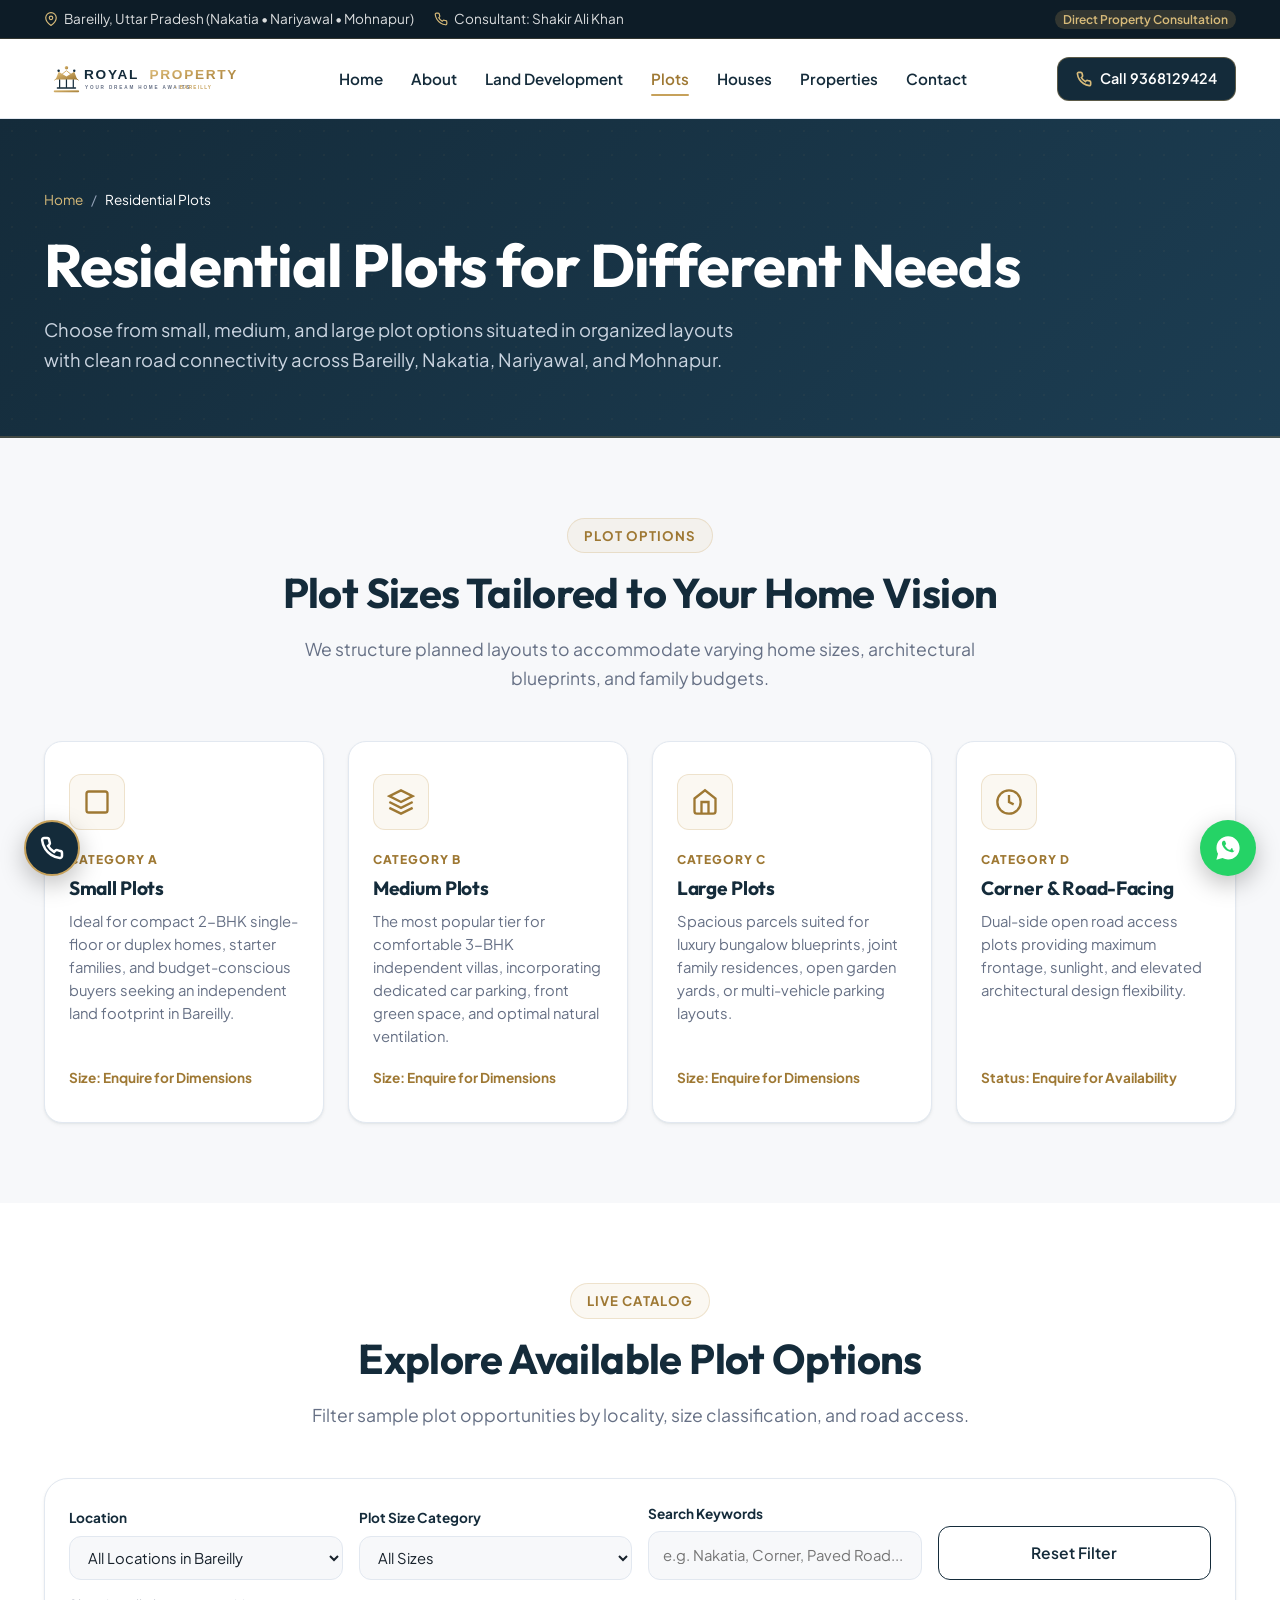
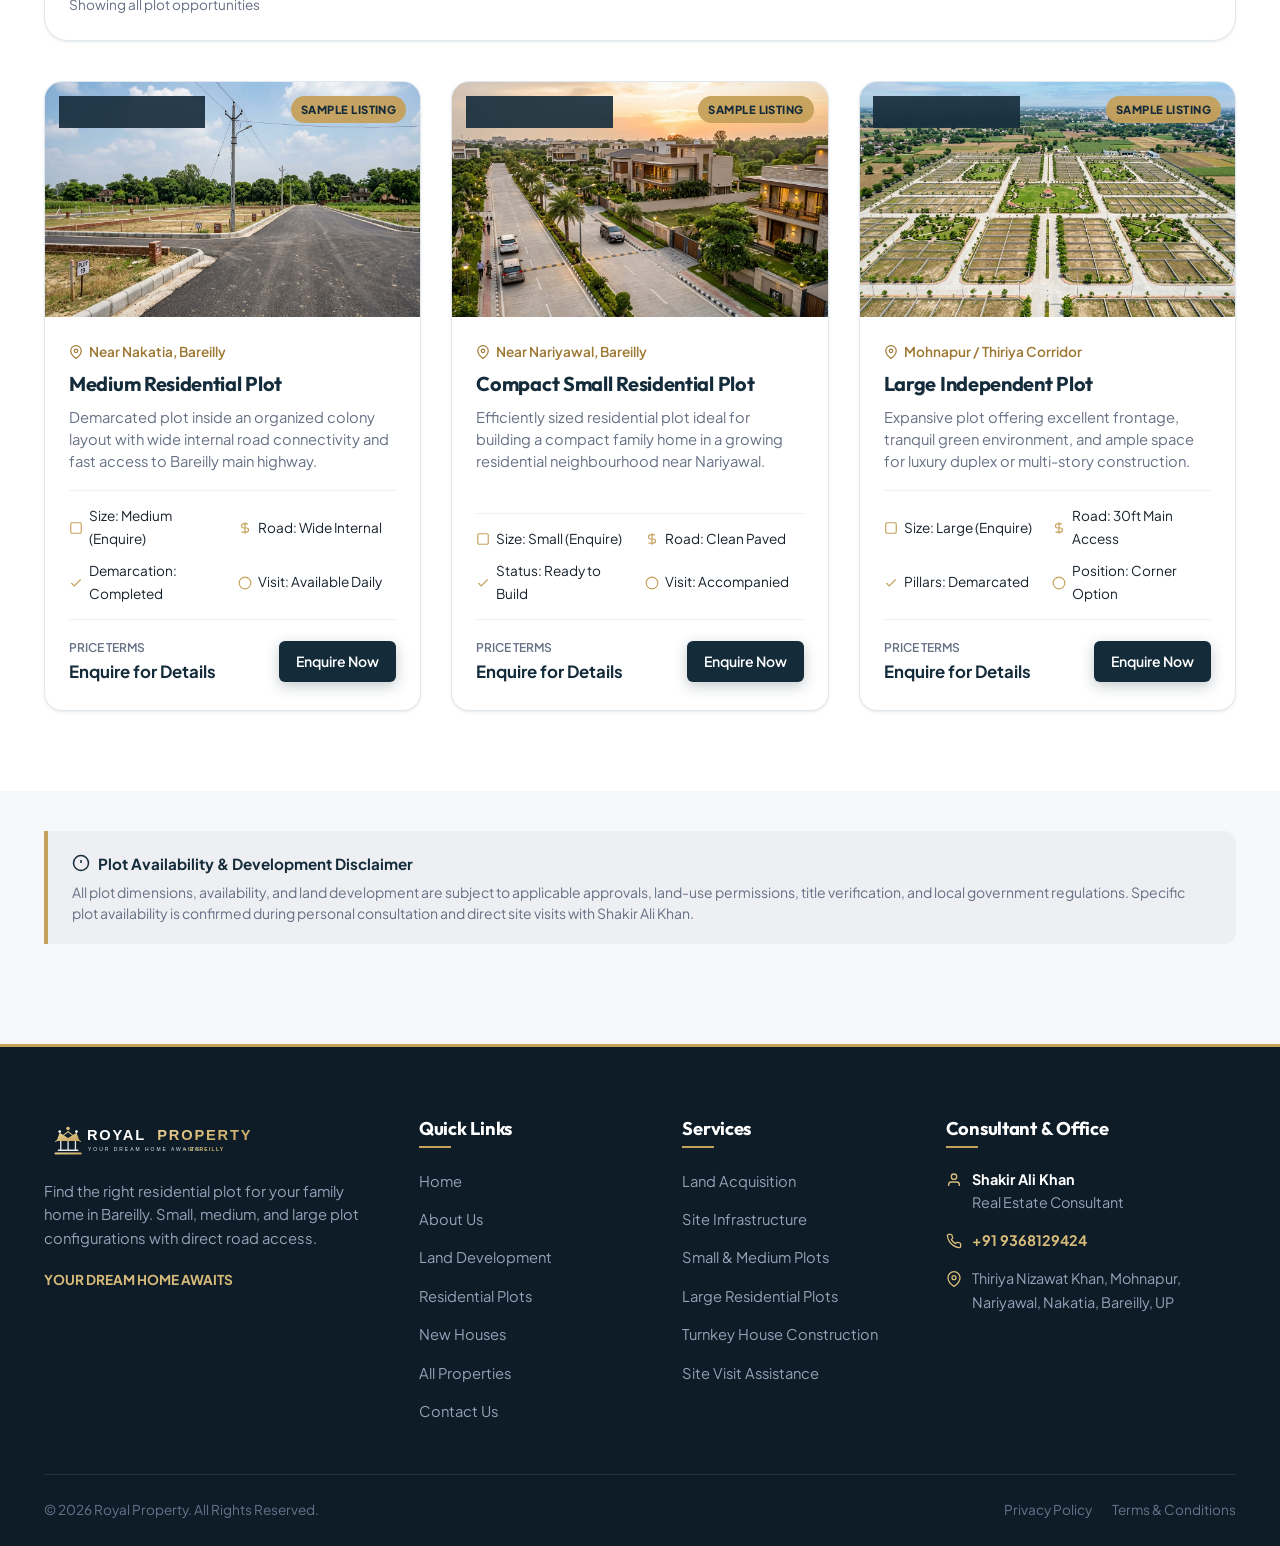
<file: plots.html>
<!DOCTYPE html>
<html lang="en">
<head>
  <meta charset="UTF-8">
  <meta name="viewport" content="width=device-width, initial-scale=1.0">
  <meta http-equiv="X-UA-Compatible" content="IE=edge">
  
  <!-- SEO Primary Meta Tags -->
  <title>Residential Plots for Sale in Bareilly | Royal Property</title>
  <meta name="title" content="Residential Plots for Sale in Bareilly | Royal Property">
  <meta name="description" content="Explore small, medium, and large residential plots for sale in Bareilly. Demarcated plots with planned road access near Nakatia, Nariyawal, Mohnapur, and Thiriya Nizawat Khan.">
  <meta name="keywords" content="plots for sale in Bareilly, residential plots in Bareilly, land for sale in Bareilly, plots near Nariyawal, plots near Nakatia Bareilly, small plots in Bareilly, large plots Bareilly, property dealer in Bareilly, Shakir Ali Khan">
  <meta name="author" content="Shakir Ali Khan - Royal Property">
  <meta name="robots" content="index, follow">
  <link rel="canonical" href="https://YOUR-DOMAIN.com/plots.html">

  <!-- Open Graph -->
  <meta property="og:type" content="website">
  <meta property="og:url" content="https://YOUR-DOMAIN.com/plots.html">
  <meta property="og:title" content="Residential Plots for Sale in Bareilly | Royal Property">
  <meta property="og:description" content="Planned residential plots with wide internal roads and clear boundaries across Bareilly.">
  <meta property="og:image" content="https://YOUR-DOMAIN.com/assets/images/plots.webp">
  <meta property="og:locale" content="en_IN">

  <!-- Twitter / X -->
  <meta property="twitter:card" content="summary_large_image">
  <meta property="twitter:url" content="https://YOUR-DOMAIN.com/plots.html">
  <meta property="twitter:title" content="Residential Plots for Sale in Bareilly | Royal Property">
  <meta property="twitter:description" content="Find residential plots for sale in Bareilly. Contact Shakir Ali Khan (9368129424).">
  <meta property="twitter:image" content="https://YOUR-DOMAIN.com/assets/images/plots.webp">

  <!-- Favicons -->
  <link rel="icon" type="image/svg+xml" href="assets/images/favicon.svg">
  <link rel="alternate icon" href="favicon.ico">
  <link rel="apple-touch-icon" href="assets/images/favicon.png">

  <!-- Stylesheets -->
  <link rel="stylesheet" href="assets/css/style.css">

  <!-- Structured Data JSON-LD -->
  <script type="application/ld+json">
  {
    "@context": "https://schema.org",
    "@graph": [
      {
        "@type": "BreadcrumbList",
        "itemListElement": [
          {
            "@type": "ListItem",
            "position": 1,
            "name": "Home",
            "item": "https://YOUR-DOMAIN.com/"
          },
          {
            "@type": "ListItem",
            "position": 2,
            "name": "Residential Plots",
            "item": "https://YOUR-DOMAIN.com/plots.html"
          }
        ]
      },
      {
        "@type": "RealEstateAgent",
        "name": "Royal Property",
        "telephone": "+91-9368129424",
        "address": {
          "@type": "PostalAddress",
          "streetAddress": "Thiriya Nizawat Khan, Mohnapur, Nariyawal, Nakatia",
          "addressLocality": "Bareilly",
          "addressRegion": "Uttar Pradesh",
          "addressCountry": "IN"
        }
      }
    ]
  }
  </script>
</head>
<body>
  <a href="#mainContent" class="skip-to-content">Skip to Main Content</a>

  <!-- Top Announcement Bar -->
  <div class="topbar">
    <div class="container">
      <div class="topbar-info">
        <div class="topbar-item">
          <svg viewBox="0 0 24 24" width="14" height="14" fill="none" stroke="currentColor" stroke-width="2"><path d="M21 10c0 7-9 13-9 13s-9-6-9-13a9 9 0 0118 0z"/><circle cx="12" cy="10" r="3"/></svg>
          <span>Bareilly, Uttar Pradesh (Nakatia • Nariyawal • Mohnapur)</span>
        </div>
        <div class="topbar-item">
          <svg viewBox="0 0 24 24" width="14" height="14" fill="none" stroke="currentColor" stroke-width="2"><path d="M22 16.92v3a2 2 0 01-2.18 2 19.79 19.79 0 01-8.63-3.07 19.5 19.5 0 01-6-6 19.79 19.79 0 01-3.07-8.67A2 2 0 014.11 2h3a2 2 0 012 1.72 12.84 12.84 0 00.7 2.81 2 2 0 01-.45 2.11L8.09 9.91a16 16 0 006 6l1.27-1.27a2 2 0 012.11-.45 12.84 12.84 0 002.81.7A2 2 0 0122 16.92z"/></svg>
          <span>Consultant: Shakir Ali Khan</span>
        </div>
      </div>
      <div class="topbar-actions">
        <span class="topbar-badge">Direct Property Consultation</span>
      </div>
    </div>
  </div>

  <!-- Header -->
  <header class="site-header" id="siteHeader">
    <div class="container header-inner">
      <a href="index.html" class="site-logo" aria-label="Royal Property Homepage">
        <img src="assets/images/logo.svg" alt="Royal Property - Your Dream Home Awaits" width="220" height="48">
      </a>

      <nav class="desktop-nav" aria-label="Main Navigation">
        <ul class="nav-menu">
          <li><a href="index.html" class="nav-link">Home</a></li>
          <li><a href="about.html" class="nav-link">About</a></li>
          <li><a href="land-development.html" class="nav-link">Land Development</a></li>
          <li><a href="plots.html" class="nav-link active">Plots</a></li>
          <li><a href="houses.html" class="nav-link">Houses</a></li>
          <li><a href="properties.html" class="nav-link">Properties</a></li>
          <li><a href="contact.html" class="nav-link">Contact</a></li>
        </ul>
      </nav>

      <div class="header-actions">
        <a href="tel:+919368129424" class="header-call-btn">
          <svg viewBox="0 0 24 24" width="16" height="16" fill="none" stroke="currentColor" stroke-width="2.5"><path d="M22 16.92v3a2 2 0 01-2.18 2 19.79 19.79 0 01-8.63-3.07 19.5 19.5 0 01-6-6 19.79 19.79 0 01-3.07-8.67A2 2 0 014.11 2h3a2 2 0 012 1.72 12.84 12.84 0 00.7 2.81 2 2 0 01-.45 2.11L8.09 9.91a16 16 0 006 6l1.27-1.27a2 2 0 012.11-.45 12.84 12.84 0 002.81.7A2 2 0 0122 16.92z"/></svg>
          <span>Call 9368129424</span>
        </a>
        <button class="mobile-toggle" aria-label="Toggle Navigation Menu" aria-expanded="false">
          <div class="hamburger-icon">
            <span></span>
            <span></span>
            <span></span>
          </div>
        </button>
      </div>
    </div>
  </header>

  <!-- Mobile Drawer -->
  <div class="mobile-drawer" id="mobileDrawer">
    <ul class="mobile-nav-list">
      <li><a href="index.html" class="mobile-nav-link">Home <span>→</span></a></li>
      <li><a href="about.html" class="mobile-nav-link">About Us <span>→</span></a></li>
      <li><a href="land-development.html" class="mobile-nav-link">Land Development <span>→</span></a></li>
      <li><a href="plots.html" class="mobile-nav-link active">Residential Plots <span>→</span></a></li>
      <li><a href="houses.html" class="mobile-nav-link">New Houses <span>→</span></a></li>
      <li><a href="properties.html" class="mobile-nav-link">Explore Properties <span>→</span></a></li>
      <li><a href="contact.html" class="mobile-nav-link">Contact & Site Visits <span>→</span></a></li>
    </ul>
    <div class="mobile-drawer-footer">
      <a href="tel:+919368129424" class="btn btn-navy btn-lg" style="width: 100%;">Call 9368129424</a>
      <a href="https://wa.me/919368129424" class="btn btn-whatsapp btn-lg" target="_blank" rel="noopener">Chat on WhatsApp</a>
    </div>
  </div>

  <main id="mainContent">
    <!-- PAGE HERO -->
    <section class="page-hero">
      <div class="container">
        <nav class="breadcrumb-nav" aria-label="Breadcrumb">
          <a href="index.html">Home</a>
          <span>/</span>
          <span style="color: var(--color-white);">Residential Plots</span>
        </nav>
        <h1 class="page-hero-title">Residential Plots for Different Needs</h1>
        <p class="page-hero-subtitle">
          Choose from small, medium, and large plot options situated in organized layouts with clean road connectivity across Bareilly, Nakatia, Nariyawal, and Mohnapur.
        </p>
      </div>
    </section>

    <!-- PLOT CATEGORIES OVERVIEW -->
    <section class="section">
      <div class="container">
        <div class="section-header reveal-item">
          <span class="section-badge">Plot Options</span>
          <h2 class="section-title">Plot Sizes Tailored to Your Home Vision</h2>
          <p class="section-desc">
            We structure planned layouts to accommodate varying home sizes, architectural blueprints, and family budgets.
          </p>
        </div>

        <div class="trust-grid">
          <!-- Small Plots -->
          <div class="trust-card reveal-item">
            <div class="trust-icon-box">
              <svg viewBox="0 0 24 24" width="28" height="28" fill="none" stroke="currentColor" stroke-width="2"><rect x="3" y="3" width="18" height="18" rx="2"/></svg>
            </div>
            <span class="trust-number">Category A</span>
            <h3 class="trust-title">Small Plots</h3>
            <p class="trust-text">
              Ideal for compact 2-BHK single-floor or duplex homes, starter families, and budget-conscious buyers seeking an independent land footprint in Bareilly.
            </p>
            <div style="margin-top: auto; padding-top: 16px;">
              <span style="font-size: 0.85rem; font-weight: 700; color: var(--color-gold-dark);">Size: Enquire for Dimensions</span>
            </div>
          </div>

          <!-- Medium Plots -->
          <div class="trust-card reveal-item">
            <div class="trust-icon-box">
              <svg viewBox="0 0 24 24" width="28" height="28" fill="none" stroke="currentColor" stroke-width="2"><polygon points="12 2 2 7 12 12 22 7 12 2"/><polyline points="2 17 12 22 22 17"/><polyline points="2 12 12 17 22 12"/></svg>
            </div>
            <span class="trust-number">Category B</span>
            <h3 class="trust-title">Medium Plots</h3>
            <p class="trust-text">
              The most popular tier for comfortable 3-BHK independent villas, incorporating dedicated car parking, front green space, and optimal natural ventilation.
            </p>
            <div style="margin-top: auto; padding-top: 16px;">
              <span style="font-size: 0.85rem; font-weight: 700; color: var(--color-gold-dark);">Size: Enquire for Dimensions</span>
            </div>
          </div>

          <!-- Large Plots -->
          <div class="trust-card reveal-item">
            <div class="trust-icon-box">
              <svg viewBox="0 0 24 24" width="28" height="28" fill="none" stroke="currentColor" stroke-width="2"><path d="M3 9l9-7 9 7v11a2 2 0 0 1-2 2H5a2 2 0 0 1-2-2z"/><polyline points="9 22 9 12 15 12 15 22"/></svg>
            </div>
            <span class="trust-number">Category C</span>
            <h3 class="trust-title">Large Plots</h3>
            <p class="trust-text">
              Spacious parcels suited for luxury bungalow blueprints, joint family residences, open garden yards, or multi-vehicle parking layouts.
            </p>
            <div style="margin-top: auto; padding-top: 16px;">
              <span style="font-size: 0.85rem; font-weight: 700; color: var(--color-gold-dark);">Size: Enquire for Dimensions</span>
            </div>
          </div>

          <!-- Corner / Premium Plots -->
          <div class="trust-card reveal-item">
            <div class="trust-icon-box">
              <svg viewBox="0 0 24 24" width="28" height="28" fill="none" stroke="currentColor" stroke-width="2"><circle cx="12" cy="12" r="10"/><polyline points="12 6 12 12 16 14"/></svg>
            </div>
            <span class="trust-number">Category D</span>
            <h3 class="trust-title">Corner & Road-Facing</h3>
            <p class="trust-text">
              Dual-side open road access plots providing maximum frontage, sunlight, and elevated architectural design flexibility.
            </p>
            <div style="margin-top: auto; padding-top: 16px;">
              <span style="font-size: 0.85rem; font-weight: 700; color: var(--color-gold-dark);">Status: Enquire for Availability</span>
            </div>
          </div>
        </div>
      </div>
    </section>

    <!-- INTERACTIVE PLOTS FILTER & LISTINGS -->
    <section class="section section-subtle" id="plotsCatalog">
      <div class="container">
        <div class="section-header reveal-item">
          <span class="section-badge">Live Catalog</span>
          <h2 class="section-title">Explore Available Plot Options</h2>
          <p class="section-desc">
            Filter sample plot opportunities by locality, size classification, and road access.
          </p>
        </div>

        <!-- Filter Controls -->
        <div class="filter-wrapper reveal-item">
          <div class="filter-grid">
            <div class="filter-group">
              <label class="filter-label" for="filterLocation">Location</label>
              <select id="filterLocation" class="filter-select">
                <option value="all">All Locations in Bareilly</option>
                <option value="nakatia">Near Nakatia</option>
                <option value="nariyawal">Near Nariyawal</option>
                <option value="mohnapur">Mohnapur Corridor</option>
                <option value="thiriya">Thiriya Nizawat Khan</option>
              </select>
            </div>

            <div class="filter-group">
              <label class="filter-label" for="filterSize">Plot Size Category</label>
              <select id="filterSize" class="filter-select">
                <option value="all">All Sizes</option>
                <option value="small">Small Plots</option>
                <option value="medium">Medium Plots</option>
                <option value="large">Large Plots</option>
              </select>
            </div>

            <div class="filter-group">
              <label class="filter-label" for="filterSearch">Search Keywords</label>
              <input type="text" id="filterSearch" class="filter-input" placeholder="e.g. Nakatia, Corner, Paved Road...">
            </div>

            <div class="filter-group" style="display: flex; gap: 10px;">
              <button type="button" id="filterReset" class="btn btn-outline" style="width: 100%;">Reset Filter</button>
            </div>
          </div>
          <div style="margin-top: 14px; font-size: 0.85rem; color: var(--color-text-muted);" id="filterCount">
            Showing all plot opportunities
          </div>
        </div>

        <!-- Property Grid -->
        <div class="property-grid" id="propertyGrid">
          <!-- Plot Card 1 -->
          <article class="property-card" data-type="plots" data-location="nakatia" data-size="medium">
            <div class="property-img-container">
              <img src="assets/images/plots.webp" alt="Residential plot in Nakatia Bareilly" class="property-img" width="600" height="375" loading="lazy">
              <span class="property-badge-type">Residential Plot</span>
              <span class="property-badge-demo">Sample Listing</span>
            </div>
            <div class="property-body">
              <div class="property-location">
                <svg viewBox="0 0 24 24" width="14" height="14" fill="none" stroke="currentColor" stroke-width="2"><path d="M21 10c0 7-9 13-9 13s-9-6-9-13a9 9 0 0118 0z"/><circle cx="12" cy="10" r="3"/></svg>
                <span>Near Nakatia, Bareilly</span>
              </div>
              <h3 class="property-card-title">Medium Residential Plot</h3>
              <p class="property-desc">
                Demarcated plot inside an organized colony layout with wide internal road connectivity and fast access to Bareilly main highway.
              </p>
              <div class="property-specs">
                <div class="spec-item">
                  <svg viewBox="0 0 24 24" width="14" height="14" fill="none" stroke="currentColor" stroke-width="2"><rect x="3" y="3" width="18" height="18" rx="2"/></svg>
                  <span>Size: Medium (Enquire)</span>
                </div>
                <div class="spec-item">
                  <svg viewBox="0 0 24 24" width="14" height="14" fill="none" stroke="currentColor" stroke-width="2"><path d="M12 2v20M17 5H9.5a3.5 3.5 0 0 0 0 7h5a3.5 3.5 0 0 1 0 7H6"/></svg>
                  <span>Road: Wide Internal</span>
                </div>
                <div class="spec-item">
                  <svg viewBox="0 0 24 24" width="14" height="14" fill="none" stroke="currentColor" stroke-width="2"><polyline points="20 6 9 17 4 12"/></svg>
                  <span>Demarcation: Completed</span>
                </div>
                <div class="spec-item">
                  <svg viewBox="0 0 24 24" width="14" height="14" fill="none" stroke="currentColor" stroke-width="2"><circle cx="12" cy="12" r="10"/></svg>
                  <span>Visit: Available Daily</span>
                </div>
              </div>
              <div class="property-footer">
                <div class="property-price-tag">
                  <span class="price-label">Price Terms</span>
                  <span class="price-value">Enquire for Details</span>
                </div>
                <button type="button" class="btn btn-navy btn-sm js-open-inquiry">Enquire Now</button>
              </div>
            </div>
          </article>

          <!-- Plot Card 2 -->
          <article class="property-card" data-type="plots" data-location="nariyawal" data-size="small">
            <div class="property-img-container">
              <img src="assets/images/hero-real-estate.webp" alt="Compact residential plot in Nariyawal Bareilly" class="property-img" width="600" height="375" loading="lazy">
              <span class="property-badge-type">Residential Plot</span>
              <span class="property-badge-demo">Sample Listing</span>
            </div>
            <div class="property-body">
              <div class="property-location">
                <svg viewBox="0 0 24 24" width="14" height="14" fill="none" stroke="currentColor" stroke-width="2"><path d="M21 10c0 7-9 13-9 13s-9-6-9-13a9 9 0 0118 0z"/><circle cx="12" cy="10" r="3"/></svg>
                <span>Near Nariyawal, Bareilly</span>
              </div>
              <h3 class="property-card-title">Compact Small Residential Plot</h3>
              <p class="property-desc">
                Efficiently sized residential plot ideal for building a compact family home in a growing residential neighbourhood near Nariyawal.
              </p>
              <div class="property-specs">
                <div class="spec-item">
                  <svg viewBox="0 0 24 24" width="14" height="14" fill="none" stroke="currentColor" stroke-width="2"><rect x="3" y="3" width="18" height="18" rx="2"/></svg>
                  <span>Size: Small (Enquire)</span>
                </div>
                <div class="spec-item">
                  <svg viewBox="0 0 24 24" width="14" height="14" fill="none" stroke="currentColor" stroke-width="2"><path d="M12 2v20M17 5H9.5a3.5 3.5 0 0 0 0 7h5a3.5 3.5 0 0 1 0 7H6"/></svg>
                  <span>Road: Clean Paved</span>
                </div>
                <div class="spec-item">
                  <svg viewBox="0 0 24 24" width="14" height="14" fill="none" stroke="currentColor" stroke-width="2"><polyline points="20 6 9 17 4 12"/></svg>
                  <span>Status: Ready to Build</span>
                </div>
                <div class="spec-item">
                  <svg viewBox="0 0 24 24" width="14" height="14" fill="none" stroke="currentColor" stroke-width="2"><circle cx="12" cy="12" r="10"/></svg>
                  <span>Visit: Accompanied</span>
                </div>
              </div>
              <div class="property-footer">
                <div class="property-price-tag">
                  <span class="price-label">Price Terms</span>
                  <span class="price-value">Enquire for Details</span>
                </div>
                <button type="button" class="btn btn-navy btn-sm js-open-inquiry">Enquire Now</button>
              </div>
            </div>
          </article>

          <!-- Plot Card 3 -->
          <article class="property-card" data-type="plots" data-location="mohnapur" data-size="large">
            <div class="property-img-container">
              <img src="assets/images/land-development.webp" alt="Spacious residential plot in Mohnapur Bareilly" class="property-img" width="600" height="375" loading="lazy">
              <span class="property-badge-type">Residential Plot</span>
              <span class="property-badge-demo">Sample Listing</span>
            </div>
            <div class="property-body">
              <div class="property-location">
                <svg viewBox="0 0 24 24" width="14" height="14" fill="none" stroke="currentColor" stroke-width="2"><path d="M21 10c0 7-9 13-9 13s-9-6-9-13a9 9 0 0118 0z"/><circle cx="12" cy="10" r="3"/></svg>
                <span>Mohnapur / Thiriya Corridor</span>
              </div>
              <h3 class="property-card-title">Large Independent Plot</h3>
              <p class="property-desc">
                Expansive plot offering excellent frontage, tranquil green environment, and ample space for luxury duplex or multi-story construction.
              </p>
              <div class="property-specs">
                <div class="spec-item">
                  <svg viewBox="0 0 24 24" width="14" height="14" fill="none" stroke="currentColor" stroke-width="2"><rect x="3" y="3" width="18" height="18" rx="2"/></svg>
                  <span>Size: Large (Enquire)</span>
                </div>
                <div class="spec-item">
                  <svg viewBox="0 0 24 24" width="14" height="14" fill="none" stroke="currentColor" stroke-width="2"><path d="M12 2v20M17 5H9.5a3.5 3.5 0 0 0 0 7h5a3.5 3.5 0 0 1 0 7H6"/></svg>
                  <span>Road: 30ft Main Access</span>
                </div>
                <div class="spec-item">
                  <svg viewBox="0 0 24 24" width="14" height="14" fill="none" stroke="currentColor" stroke-width="2"><polyline points="20 6 9 17 4 12"/></svg>
                  <span>Pillars: Demarcated</span>
                </div>
                <div class="spec-item">
                  <svg viewBox="0 0 24 24" width="14" height="14" fill="none" stroke="currentColor" stroke-width="2"><circle cx="12" cy="12" r="10"/></svg>
                  <span>Position: Corner Option</span>
                </div>
              </div>
              <div class="property-footer">
                <div class="property-price-tag">
                  <span class="price-label">Price Terms</span>
                  <span class="price-value">Enquire for Details</span>
                </div>
                <button type="button" class="btn btn-navy btn-sm js-open-inquiry">Enquire Now</button>
              </div>
            </div>
          </article>
        </div>

        <div id="filterEmptyState" style="display: none; text-align: center; padding: 40px 20px; background: var(--color-white); border-radius: var(--radius-lg); border: 1px dashed var(--color-border); margin-top: 30px;">
          <h4 style="margin-bottom: 8px;">No matching plots found</h4>
          <p style="color: var(--color-text-muted); margin-bottom: 16px;">Try adjusting your location or size filter criteria.</p>
          <a href="contact.html" class="btn btn-primary btn-sm">Contact Shakir Ali Khan for Custom Plot Search</a>
        </div>
      </div>
    </section>

    <!-- MANDATORY LEGAL NOTICE -->
    <section class="section" style="padding-top: 0;">
      <div class="container">
        <div class="legal-disclaimer-box reveal-item">
          <div class="legal-disclaimer-title">
            <svg viewBox="0 0 24 24" width="18" height="18" fill="none" stroke="currentColor" stroke-width="2"><circle cx="12" cy="12" r="10"/><line x1="12" y1="8" x2="12" y2="12"/><line x1="12" y1="16" x2="12.01" y2="16"/></svg>
            Plot Availability & Development Disclaimer
          </div>
          <p class="legal-disclaimer-text">
            All plot dimensions, availability, and land development are subject to applicable approvals, land-use permissions, title verification, and local government regulations. Specific plot availability is confirmed during personal consultation and direct site visits with Shakir Ali Khan.
          </p>
        </div>
      </div>
    </section>
  </main>

  <!-- QUICK PROPERTY INQUIRY MODAL -->
  <div class="modal-overlay" id="inquiryModal" role="dialog" aria-modal="true" aria-labelledby="modalTitle">
    <div class="modal-container">
      <button class="modal-close-btn" aria-label="Close modal">&times;</button>
      <span class="section-badge" style="margin-bottom: 8px;">Direct Property Inquiry</span>
      <h3 id="modalTitle" style="font-size: 1.35rem; margin-bottom: 4px;">Inquire About Plot</h3>
      <p id="modalPropertyTitle" style="font-size: 0.95rem; font-weight: 700; color: var(--color-gold-dark); margin-bottom: 18px;">
        Selected Plot Listing
      </p>

      <form class="js-contact-form">
        <input type="hidden" id="modalPropertyInput" name="requirement" value="Plot Inquiry">
        
        <div class="form-group">
          <label class="form-label" for="plotModalName">Full Name *</label>
          <input type="text" id="plotModalName" name="fullName" class="form-control" placeholder="Enter your name" required>
        </div>

        <div class="form-group">
          <label class="form-label" for="plotModalPhone">Mobile / WhatsApp Number *</label>
          <input type="tel" id="plotModalPhone" name="phone" class="form-control" placeholder="10-digit mobile number" required>
        </div>

        <div class="form-group">
          <label class="form-label" for="plotModalMsg">Custom Message</label>
          <textarea id="plotModalMsg" name="message" class="form-control" style="min-height: 80px;" placeholder="I would like to inquire about plot dimensions, price, and schedule a visit..."></textarea>
        </div>

        <button type="submit" class="btn btn-whatsapp btn-lg" style="width: 100%;">
          Chat with Shakir Ali Khan on WhatsApp
        </button>
      </form>
    </div>
  </div>

  <!-- FLOATING CALL BUTTON (BOTTOM LEFT) -->
  <a href="tel:+919368129424" class="floating-btn floating-call-left" aria-label="Call 9368129424">
    <svg viewBox="0 0 24 24" width="24" height="24" fill="none" stroke="currentColor" stroke-width="2.5"><path d="M22 16.92v3a2 2 0 01-2.18 2 19.79 19.79 0 01-8.63-3.07 19.5 19.5 0 01-6-6 19.79 19.79 0 01-3.07-8.67A2 2 0 014.11 2h3a2 2 0 012 1.72 12.84 12.84 0 00.7 2.81 2 2 0 01-.45 2.11L8.09 9.91a16 16 0 006 6l1.27-1.27a2 2 0 012.11-.45 12.84 12.84 0 002.81.7A2 2 0 0122 16.92z"/></svg>
    <span class="floating-tooltip floating-tooltip-left">Call 9368129424</span>
  </a>

  <!-- FLOATING ACTIONS RIGHT (BACK-TO-TOP ABOVE WHATSAPP) -->
  <div class="floating-actions-right" aria-label="Quick Actions">
    <button type="button" class="floating-btn floating-back-to-top" id="backToTopBtn" aria-label="Scroll back to top">
      <svg viewBox="0 0 24 24" width="22" height="22" fill="none" stroke="currentColor" stroke-width="2.5"><polyline points="18 15 12 9 6 15"/></svg>
      <span class="floating-tooltip">Back to Top</span>
    </button>
    <a href="https://wa.me/919368129424" class="floating-btn floating-whatsapp" target="_blank" rel="noopener" aria-label="Chat on WhatsApp">
      <svg viewBox="0 0 24 24" width="28" height="28" fill="currentColor"><path d="M12.04 2c-5.46 0-9.91 4.45-9.91 9.91 0 1.75.46 3.45 1.32 4.95L2.05 22l5.25-1.38c1.45.79 3.08 1.21 4.74 1.21 5.46 0 9.91-4.45 9.91-9.91 0-2.65-1.03-5.14-2.9-7.01A9.816 9.816 0 0 0 12.04 2zM17.5 14.33c-.24.69-1.22 1.32-1.78 1.38-.51.05-1.18.08-3.41-.83-2.64-1.07-4.32-3.77-4.45-3.95-.13-.18-1.07-1.42-1.07-2.71 0-1.29.68-1.92.92-2.18.24-.26.53-.33.71-.33.18 0 .35 0 .5.01.16.01.38-.06.59.45.22.53.75 1.83.82 1.97.07.14.11.31.02.5-.09.18-.14.3-.28.46-.14.16-.3.35-.43.47-.14.14-.29.29-.12.58.17.29.74 1.22 1.59 1.98 1.09.97 2.01 1.27 2.3 1.41.29.14.46.12.63-.07.17-.19.74-.86.94-1.15.2-.29.4-.24.68-.14.28.1.1.77.89 2.15.89.07.14.11.24.11.33 0 .1-.05.58-.29 1.27z"/></svg>
      <span class="floating-tooltip">Chat on WhatsApp</span>
    </a>
  </div>

  <!-- Footer -->
  <footer class="site-footer">
    <div class="container">
      <div class="footer-grid">
        <div class="footer-brand">
          <img src="assets/images/logo-white.svg" alt="Royal Property Bareilly" width="220" height="48">
          <p>
            Find the right residential plot for your family home in Bareilly. Small, medium, and large plot configurations with direct road access.
          </p>
          <div style="margin-top: 18px; color: var(--color-gold-light); font-weight: 700; font-size: 0.85rem;">
            YOUR DREAM HOME AWAITS
          </div>
        </div>

        <div>
          <h4 class="footer-heading">Quick Links</h4>
          <ul class="footer-links">
            <li><a href="index.html" class="footer-link">Home</a></li>
            <li><a href="about.html" class="footer-link">About Us</a></li>
            <li><a href="land-development.html" class="footer-link">Land Development</a></li>
            <li><a href="plots.html" class="footer-link">Residential Plots</a></li>
            <li><a href="houses.html" class="footer-link">New Houses</a></li>
            <li><a href="properties.html" class="footer-link">All Properties</a></li>
            <li><a href="contact.html" class="footer-link">Contact Us</a></li>
          </ul>
        </div>

        <div>
          <h4 class="footer-heading">Services</h4>
          <ul class="footer-links">
            <li><a href="land-development.html" class="footer-link">Land Acquisition</a></li>
            <li><a href="land-development.html" class="footer-link">Site Infrastructure</a></li>
            <li><a href="plots.html" class="footer-link">Small & Medium Plots</a></li>
            <li><a href="plots.html" class="footer-link">Large Residential Plots</a></li>
            <li><a href="houses.html" class="footer-link">Turnkey House Construction</a></li>
            <li><a href="contact.html" class="footer-link">Site Visit Assistance</a></li>
          </ul>
        </div>

        <div>
          <h4 class="footer-heading">Consultant & Office</h4>
          <div class="footer-contact-list">
            <div class="footer-contact-item">
              <svg viewBox="0 0 24 24" width="16" height="16" fill="none" stroke="currentColor" stroke-width="2"><path d="M20 21v-2a4 4 0 0 0-4-4H8a4 4 0 0 0-4 4v2"/><circle cx="12" cy="7" r="4"/></svg>
              <div>
                <strong style="color: #FFFFFF;">Shakir Ali Khan</strong><br>
                <span>Real Estate Consultant</span>
              </div>
            </div>

            <div class="footer-contact-item">
              <svg viewBox="0 0 24 24" width="16" height="16" fill="none" stroke="currentColor" stroke-width="2"><path d="M22 16.92v3a2 2 0 01-2.18 2 19.79 19.79 0 01-8.63-3.07 19.5 19.5 0 01-6-6 19.79 19.79 0 01-3.07-8.67A2 2 0 014.11 2h3a2 2 0 012 1.72 12.84 12.84 0 00.7 2.81 2 2 0 01-.45 2.11L8.09 9.91a16 16 0 006 6l1.27-1.27a2 2 0 012.11-.45 12.84 12.84 0 002.81.7A2 2 0 0122 16.92z"/></svg>
              <div>
                <a href="tel:+919368129424" style="color: var(--color-gold-light); font-weight: 700;">+91 9368129424</a>
              </div>
            </div>

            <div class="footer-contact-item">
              <svg viewBox="0 0 24 24" width="16" height="16" fill="none" stroke="currentColor" stroke-width="2"><path d="M21 10c0 7-9 13-9 13s-9-6-9-13a9 9 0 0118 0z"/><circle cx="12" cy="10" r="3"/></svg>
              <div>
                <span>Thiriya Nizawat Khan, Mohnapur, Nariyawal, Nakatia, Bareilly, UP</span>
              </div>
            </div>
          </div>
        </div>
      </div>

      <div class="footer-bottom">
        <div class="container" style="padding: 0;">
          <div>© 2026 Royal Property. All Rights Reserved.</div>
          <div class="footer-legal-links">
            <a href="privacy-policy.html">Privacy Policy</a>
            <a href="terms.html">Terms & Conditions</a>
          </div>
        </div>
      </div>
    </div>
  </footer>

  <script src="assets/js/main.js"></script>
</body>
</html>
</file>
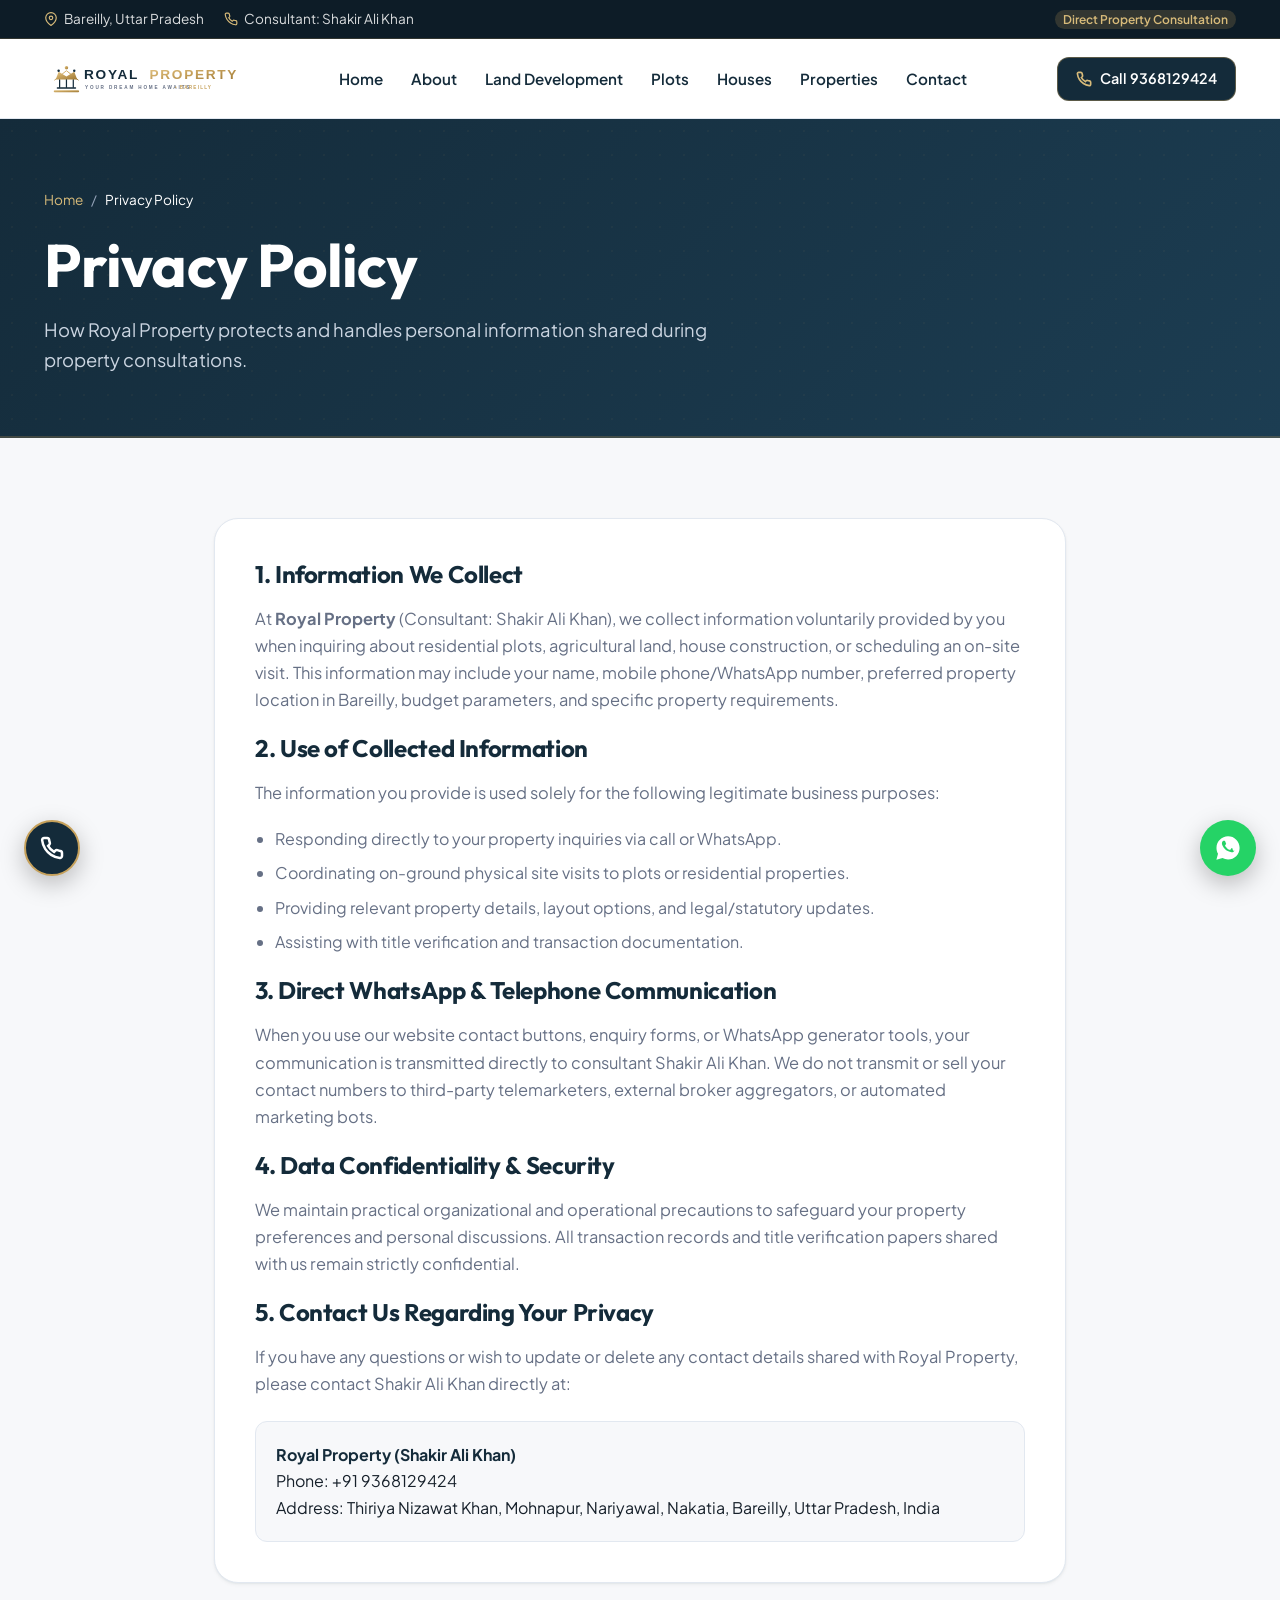
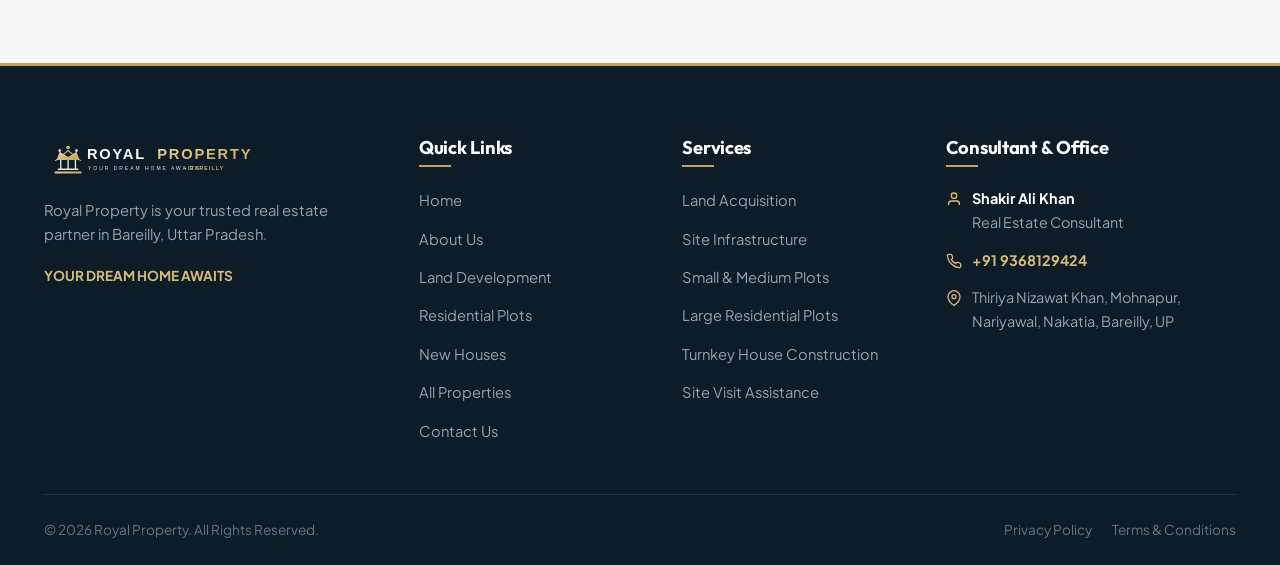
<file: privacy-policy.html>
<!DOCTYPE html>
<html lang="en">
<head>
  <meta charset="UTF-8">
  <meta name="viewport" content="width=device-width, initial-scale=1.0">
  <meta http-equiv="X-UA-Compatible" content="IE=edge">
  
  <!-- SEO Meta Tags -->
  <title>Privacy Policy | Royal Property Bareilly</title>
  <meta name="title" content="Privacy Policy | Royal Property Bareilly">
  <meta name="description" content="Privacy Policy of Royal Property. Learn how we handle your contact information and property inquiries with strict confidentiality in Bareilly.">
  <meta name="robots" content="noindex, follow">
  <link rel="canonical" href="https://YOUR-DOMAIN.com/privacy-policy.html">

  <!-- Favicons -->
  <link rel="icon" type="image/svg+xml" href="assets/images/favicon.svg">
  <link rel="alternate icon" href="favicon.ico">
  <link rel="apple-touch-icon" href="assets/images/favicon.png">

  <!-- Stylesheets -->
  <link rel="stylesheet" href="assets/css/style.css">
</head>
<body>
  <a href="#mainContent" class="skip-to-content">Skip to Main Content</a>

  <!-- Top Announcement Bar -->
  <div class="topbar">
    <div class="container">
      <div class="topbar-info">
        <div class="topbar-item">
          <svg viewBox="0 0 24 24" width="14" height="14" fill="none" stroke="currentColor" stroke-width="2"><path d="M21 10c0 7-9 13-9 13s-9-6-9-13a9 9 0 0118 0z"/><circle cx="12" cy="10" r="3"/></svg>
          <span>Bareilly, Uttar Pradesh</span>
        </div>
        <div class="topbar-item">
          <svg viewBox="0 0 24 24" width="14" height="14" fill="none" stroke="currentColor" stroke-width="2"><path d="M22 16.92v3a2 2 0 01-2.18 2 19.79 19.79 0 01-8.63-3.07 19.5 19.5 0 01-6-6 19.79 19.79 0 01-3.07-8.67A2 2 0 014.11 2h3a2 2 0 012 1.72 12.84 12.84 0 00.7 2.81 2 2 0 01-.45 2.11L8.09 9.91a16 16 0 006 6l1.27-1.27a2 2 0 012.11-.45 12.84 12.84 0 002.81.7A2 2 0 0122 16.92z"/></svg>
          <span>Consultant: Shakir Ali Khan</span>
        </div>
      </div>
      <div class="topbar-actions">
        <span class="topbar-badge">Direct Property Consultation</span>
      </div>
    </div>
  </div>

  <!-- Header -->
  <header class="site-header" id="siteHeader">
    <div class="container header-inner">
      <a href="index.html" class="site-logo" aria-label="Royal Property Homepage">
        <img src="assets/images/logo.svg" alt="Royal Property - Your Dream Home Awaits" width="220" height="48">
      </a>

      <nav class="desktop-nav" aria-label="Main Navigation">
        <ul class="nav-menu">
          <li><a href="index.html" class="nav-link">Home</a></li>
          <li><a href="about.html" class="nav-link">About</a></li>
          <li><a href="land-development.html" class="nav-link">Land Development</a></li>
          <li><a href="plots.html" class="nav-link">Plots</a></li>
          <li><a href="houses.html" class="nav-link">Houses</a></li>
          <li><a href="properties.html" class="nav-link">Properties</a></li>
          <li><a href="contact.html" class="nav-link">Contact</a></li>
        </ul>
      </nav>

      <div class="header-actions">
        <a href="tel:+919368129424" class="header-call-btn">
          <svg viewBox="0 0 24 24" width="16" height="16" fill="none" stroke="currentColor" stroke-width="2.5"><path d="M22 16.92v3a2 2 0 01-2.18 2 19.79 19.79 0 01-8.63-3.07 19.5 19.5 0 01-6-6 19.79 19.79 0 01-3.07-8.67A2 2 0 014.11 2h3a2 2 0 012 1.72 12.84 12.84 0 00.7 2.81 2 2 0 01-.45 2.11L8.09 9.91a16 16 0 006 6l1.27-1.27a2 2 0 012.11-.45 12.84 12.84 0 002.81.7A2 2 0 0122 16.92z"/></svg>
          <span>Call 9368129424</span>
        </a>
        <button class="mobile-toggle" aria-label="Toggle Navigation Menu" aria-expanded="false">
          <div class="hamburger-icon">
            <span></span>
            <span></span>
            <span></span>
          </div>
        </button>
      </div>
    </div>
  </header>

  <!-- Mobile Drawer -->
  <div class="mobile-drawer" id="mobileDrawer">
    <ul class="mobile-nav-list">
      <li><a href="index.html" class="mobile-nav-link">Home <span>→</span></a></li>
      <li><a href="about.html" class="mobile-nav-link">About Us <span>→</span></a></li>
      <li><a href="land-development.html" class="mobile-nav-link">Land Development <span>→</span></a></li>
      <li><a href="plots.html" class="mobile-nav-link">Residential Plots <span>→</span></a></li>
      <li><a href="houses.html" class="mobile-nav-link">New Houses <span>→</span></a></li>
      <li><a href="properties.html" class="mobile-nav-link">Explore Properties <span>→</span></a></li>
      <li><a href="contact.html" class="mobile-nav-link">Contact & Site Visits <span>→</span></a></li>
    </ul>
    <div class="mobile-drawer-footer">
      <a href="tel:+919368129424" class="btn btn-navy btn-lg" style="width: 100%;">Call 9368129424</a>
      <a href="https://wa.me/919368129424" class="btn btn-whatsapp btn-lg" target="_blank" rel="noopener">Chat on WhatsApp</a>
    </div>
  </div>

  <main id="mainContent">
    <!-- PAGE HERO -->
    <section class="page-hero">
      <div class="container">
        <nav class="breadcrumb-nav" aria-label="Breadcrumb">
          <a href="index.html">Home</a>
          <span>/</span>
          <span style="color: var(--color-white);">Privacy Policy</span>
        </nav>
        <h1 class="page-hero-title">Privacy Policy</h1>
        <p class="page-hero-subtitle">
          How Royal Property protects and handles personal information shared during property consultations.
        </p>
      </div>
    </section>

    <!-- POLICY CONTENT -->
    <section class="section">
      <div class="container container-narrow">
        <div style="background: var(--color-white); border: 1px solid var(--color-border); border-radius: var(--radius-xl); padding: 40px; box-shadow: var(--shadow-sm);">
          <h2 style="font-size: 1.5rem; margin-bottom: 16px;">1. Information We Collect</h2>
          <p style="margin-bottom: 20px;">
            At <strong>Royal Property</strong> (Consultant: Shakir Ali Khan), we collect information voluntarily provided by you when inquiring about residential plots, agricultural land, house construction, or scheduling an on-site visit. This information may include your name, mobile phone/WhatsApp number, preferred property location in Bareilly, budget parameters, and specific property requirements.
          </p>

          <h2 style="font-size: 1.5rem; margin-bottom: 16px;">2. Use of Collected Information</h2>
          <p style="margin-bottom: 20px;">
            The information you provide is used solely for the following legitimate business purposes:
          </p>
          <ul style="list-style: disc; padding-left: 20px; margin-bottom: 20px; color: var(--color-text-muted); display: flex; flex-direction: column; gap: 8px;">
            <li>Responding directly to your property inquiries via call or WhatsApp.</li>
            <li>Coordinating on-ground physical site visits to plots or residential properties.</li>
            <li>Providing relevant property details, layout options, and legal/statutory updates.</li>
            <li>Assisting with title verification and transaction documentation.</li>
          </ul>

          <h2 style="font-size: 1.5rem; margin-bottom: 16px;">3. Direct WhatsApp & Telephone Communication</h2>
          <p style="margin-bottom: 20px;">
            When you use our website contact buttons, enquiry forms, or WhatsApp generator tools, your communication is transmitted directly to consultant Shakir Ali Khan. We do not transmit or sell your contact numbers to third-party telemarketers, external broker aggregators, or automated marketing bots.
          </p>

          <h2 style="font-size: 1.5rem; margin-bottom: 16px;">4. Data Confidentiality & Security</h2>
          <p style="margin-bottom: 20px;">
            We maintain practical organizational and operational precautions to safeguard your property preferences and personal discussions. All transaction records and title verification papers shared with us remain strictly confidential.
          </p>

          <h2 style="font-size: 1.5rem; margin-bottom: 16px;">5. Contact Us Regarding Your Privacy</h2>
          <p style="margin-bottom: 24px;">
            If you have any questions or wish to update or delete any contact details shared with Royal Property, please contact Shakir Ali Khan directly at:
          </p>
          <div style="background: var(--color-bg-light); border-radius: var(--radius-md); padding: 20px; border: 1px solid var(--color-border);">
            <strong style="color: var(--color-primary-navy);">Royal Property (Shakir Ali Khan)</strong><br>
            <span>Phone: +91 9368129424</span><br>
            <span>Address: Thiriya Nizawat Khan, Mohnapur, Nariyawal, Nakatia, Bareilly, Uttar Pradesh, India</span>
          </div>
        </div>
      </div>
    </section>
  </main>

  <!-- FLOATING CALL BUTTON (BOTTOM LEFT) -->
  <a href="tel:+919368129424" class="floating-btn floating-call-left" aria-label="Call 9368129424">
    <svg viewBox="0 0 24 24" width="24" height="24" fill="none" stroke="currentColor" stroke-width="2.5"><path d="M22 16.92v3a2 2 0 01-2.18 2 19.79 19.79 0 01-8.63-3.07 19.5 19.5 0 01-6-6 19.79 19.79 0 01-3.07-8.67A2 2 0 014.11 2h3a2 2 0 012 1.72 12.84 12.84 0 00.7 2.81 2 2 0 01-.45 2.11L8.09 9.91a16 16 0 006 6l1.27-1.27a2 2 0 012.11-.45 12.84 12.84 0 002.81.7A2 2 0 0122 16.92z"/></svg>
    <span class="floating-tooltip floating-tooltip-left">Call 9368129424</span>
  </a>

  <!-- FLOATING ACTIONS RIGHT (BACK-TO-TOP ABOVE WHATSAPP) -->
  <div class="floating-actions-right" aria-label="Quick Actions">
    <button type="button" class="floating-btn floating-back-to-top" id="backToTopBtn" aria-label="Scroll back to top">
      <svg viewBox="0 0 24 24" width="22" height="22" fill="none" stroke="currentColor" stroke-width="2.5"><polyline points="18 15 12 9 6 15"/></svg>
      <span class="floating-tooltip">Back to Top</span>
    </button>
    <a href="https://wa.me/919368129424" class="floating-btn floating-whatsapp" target="_blank" rel="noopener" aria-label="Chat on WhatsApp">
      <svg viewBox="0 0 24 24" width="28" height="28" fill="currentColor"><path d="M12.04 2c-5.46 0-9.91 4.45-9.91 9.91 0 1.75.46 3.45 1.32 4.95L2.05 22l5.25-1.38c1.45.79 3.08 1.21 4.74 1.21 5.46 0 9.91-4.45 9.91-9.91 0-2.65-1.03-5.14-2.9-7.01A9.816 9.816 0 0 0 12.04 2zM17.5 14.33c-.24.69-1.22 1.32-1.78 1.38-.51.05-1.18.08-3.41-.83-2.64-1.07-4.32-3.77-4.45-3.95-.13-.18-1.07-1.42-1.07-2.71 0-1.29.68-1.92.92-2.18.24-.26.53-.33.71-.33.18 0 .35 0 .5.01.16.01.38-.06.59.45.22.53.75 1.83.82 1.97.07.14.11.31.02.5-.09.18-.14.3-.28.46-.14.16-.3.35-.43.47-.14.14-.29.29-.12.58.17.29.74 1.22 1.59 1.98 1.09.97 2.01 1.27 2.3 1.41.29.14.46.12.63-.07.17-.19.74-.86.94-1.15.2-.29.4-.24.68-.14.28.1.1.77.89 2.15.89.07.14.11.24.11.33 0 .1-.05.58-.29 1.27z"/></svg>
      <span class="floating-tooltip">Chat on WhatsApp</span>
    </a>
  </div>

  <!-- Footer -->
  <footer class="site-footer">
    <div class="container">
      <div class="footer-grid">
        <div class="footer-brand">
          <img src="assets/images/logo-white.svg" alt="Royal Property Bareilly" width="220" height="48">
          <p>
            Royal Property is your trusted real estate partner in Bareilly, Uttar Pradesh.
          </p>
          <div style="margin-top: 18px; color: var(--color-gold-light); font-weight: 700; font-size: 0.85rem;">
            YOUR DREAM HOME AWAITS
          </div>
        </div>

        <div>
          <h4 class="footer-heading">Quick Links</h4>
          <ul class="footer-links">
            <li><a href="index.html" class="footer-link">Home</a></li>
            <li><a href="about.html" class="footer-link">About Us</a></li>
            <li><a href="land-development.html" class="footer-link">Land Development</a></li>
            <li><a href="plots.html" class="footer-link">Residential Plots</a></li>
            <li><a href="houses.html" class="footer-link">New Houses</a></li>
            <li><a href="properties.html" class="footer-link">All Properties</a></li>
            <li><a href="contact.html" class="footer-link">Contact Us</a></li>
          </ul>
        </div>

        <div>
          <h4 class="footer-heading">Services</h4>
          <ul class="footer-links">
            <li><a href="land-development.html" class="footer-link">Land Acquisition</a></li>
            <li><a href="land-development.html" class="footer-link">Site Infrastructure</a></li>
            <li><a href="plots.html" class="footer-link">Small & Medium Plots</a></li>
            <li><a href="plots.html" class="footer-link">Large Residential Plots</a></li>
            <li><a href="houses.html" class="footer-link">Turnkey House Construction</a></li>
            <li><a href="contact.html" class="footer-link">Site Visit Assistance</a></li>
          </ul>
        </div>

        <div>
          <h4 class="footer-heading">Consultant & Office</h4>
          <div class="footer-contact-list">
            <div class="footer-contact-item">
              <svg viewBox="0 0 24 24" width="16" height="16" fill="none" stroke="currentColor" stroke-width="2"><path d="M20 21v-2a4 4 0 0 0-4-4H8a4 4 0 0 0-4 4v2"/><circle cx="12" cy="7" r="4"/></svg>
              <div>
                <strong style="color: #FFFFFF;">Shakir Ali Khan</strong><br>
                <span>Real Estate Consultant</span>
              </div>
            </div>

            <div class="footer-contact-item">
              <svg viewBox="0 0 24 24" width="16" height="16" fill="none" stroke="currentColor" stroke-width="2"><path d="M22 16.92v3a2 2 0 01-2.18 2 19.79 19.79 0 01-8.63-3.07 19.5 19.5 0 01-6-6 19.79 19.79 0 01-3.07-8.67A2 2 0 014.11 2h3a2 2 0 012 1.72 12.84 12.84 0 00.7 2.81 2 2 0 01-.45 2.11L8.09 9.91a16 16 0 006 6l1.27-1.27a2 2 0 012.11-.45 12.84 12.84 0 002.81.7A2 2 0 0122 16.92z"/></svg>
              <div>
                <a href="tel:+919368129424" style="color: var(--color-gold-light); font-weight: 700;">+91 9368129424</a>
              </div>
            </div>

            <div class="footer-contact-item">
              <svg viewBox="0 0 24 24" width="16" height="16" fill="none" stroke="currentColor" stroke-width="2"><path d="M21 10c0 7-9 13-9 13s-9-6-9-13a9 9 0 0118 0z"/><circle cx="12" cy="10" r="3"/></svg>
              <div>
                <span>Thiriya Nizawat Khan, Mohnapur, Nariyawal, Nakatia, Bareilly, UP</span>
              </div>
            </div>
          </div>
        </div>
      </div>

      <div class="footer-bottom">
        <div class="container" style="padding: 0;">
          <div>© 2026 Royal Property. All Rights Reserved.</div>
          <div class="footer-legal-links">
            <a href="privacy-policy.html">Privacy Policy</a>
            <a href="terms.html">Terms & Conditions</a>
          </div>
        </div>
      </div>
    </div>
  </footer>

  <script src="assets/js/main.js"></script>
</body>
</html>
</file>
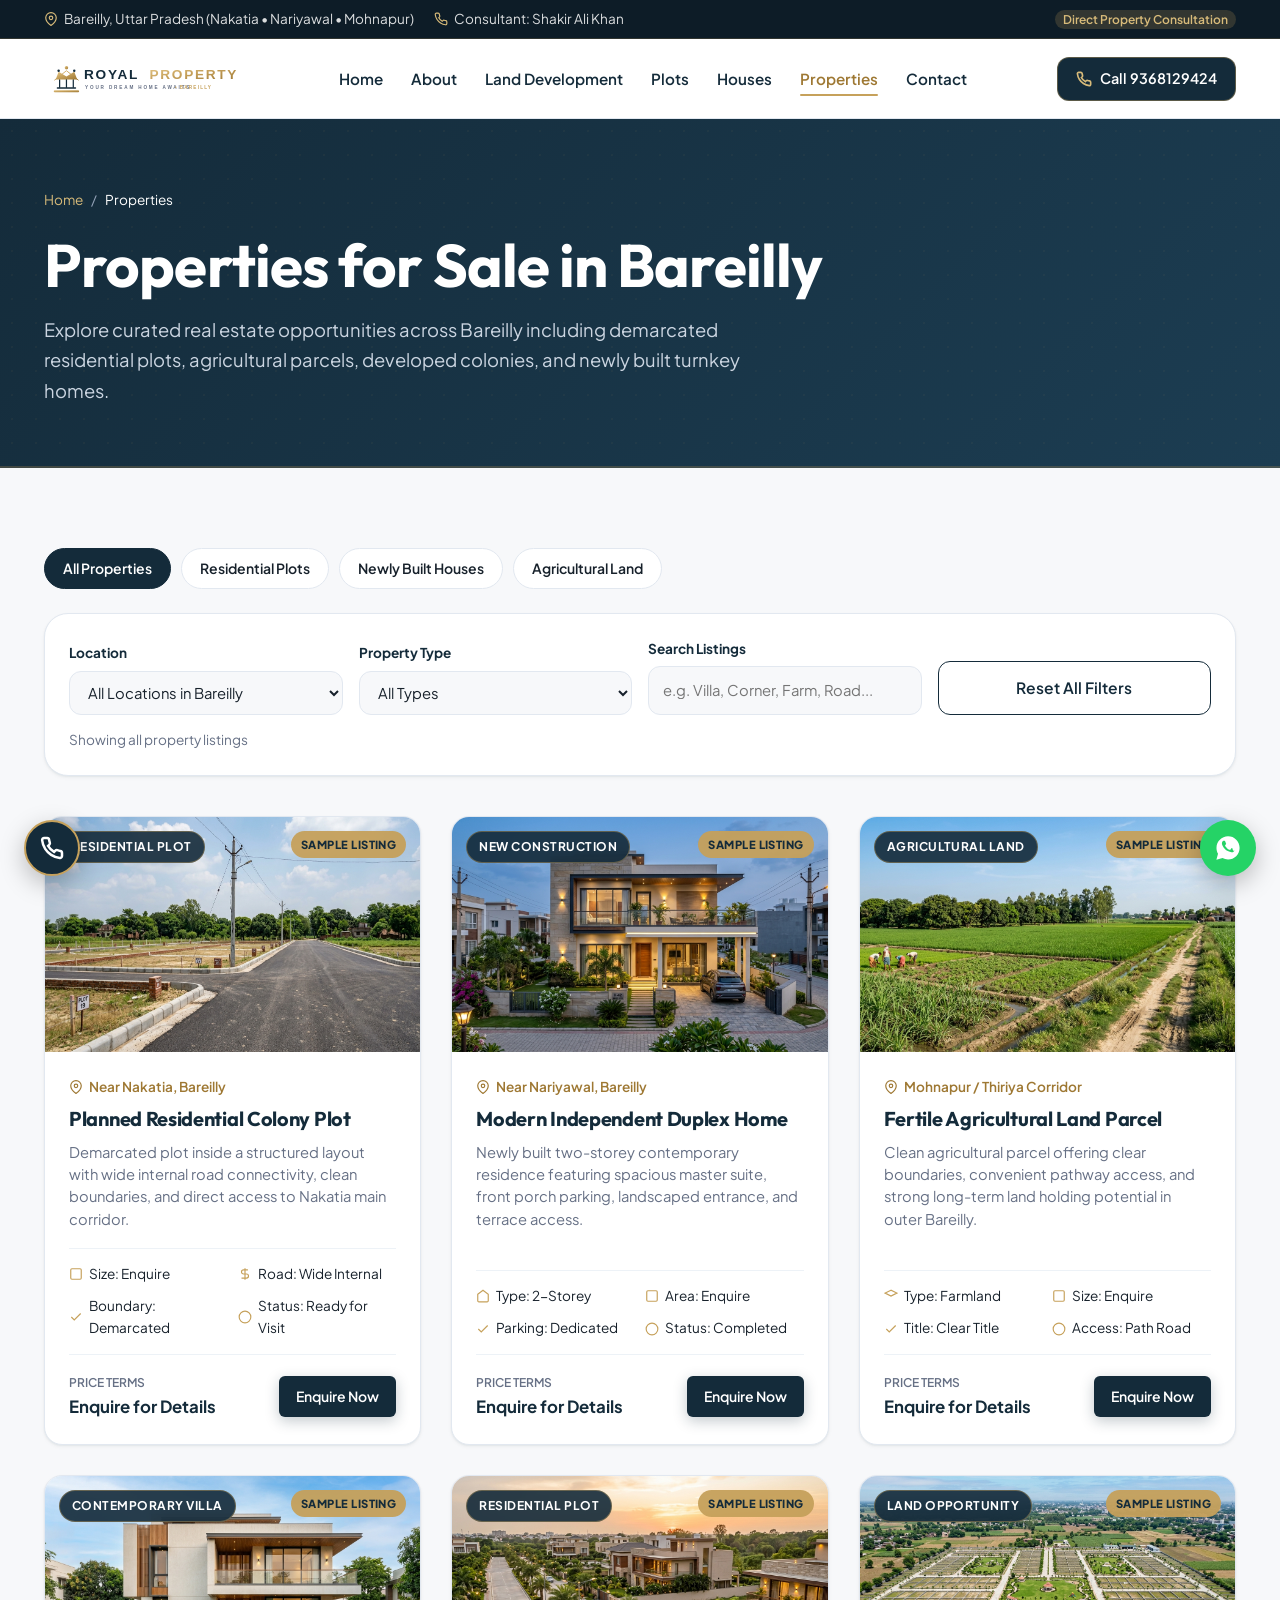
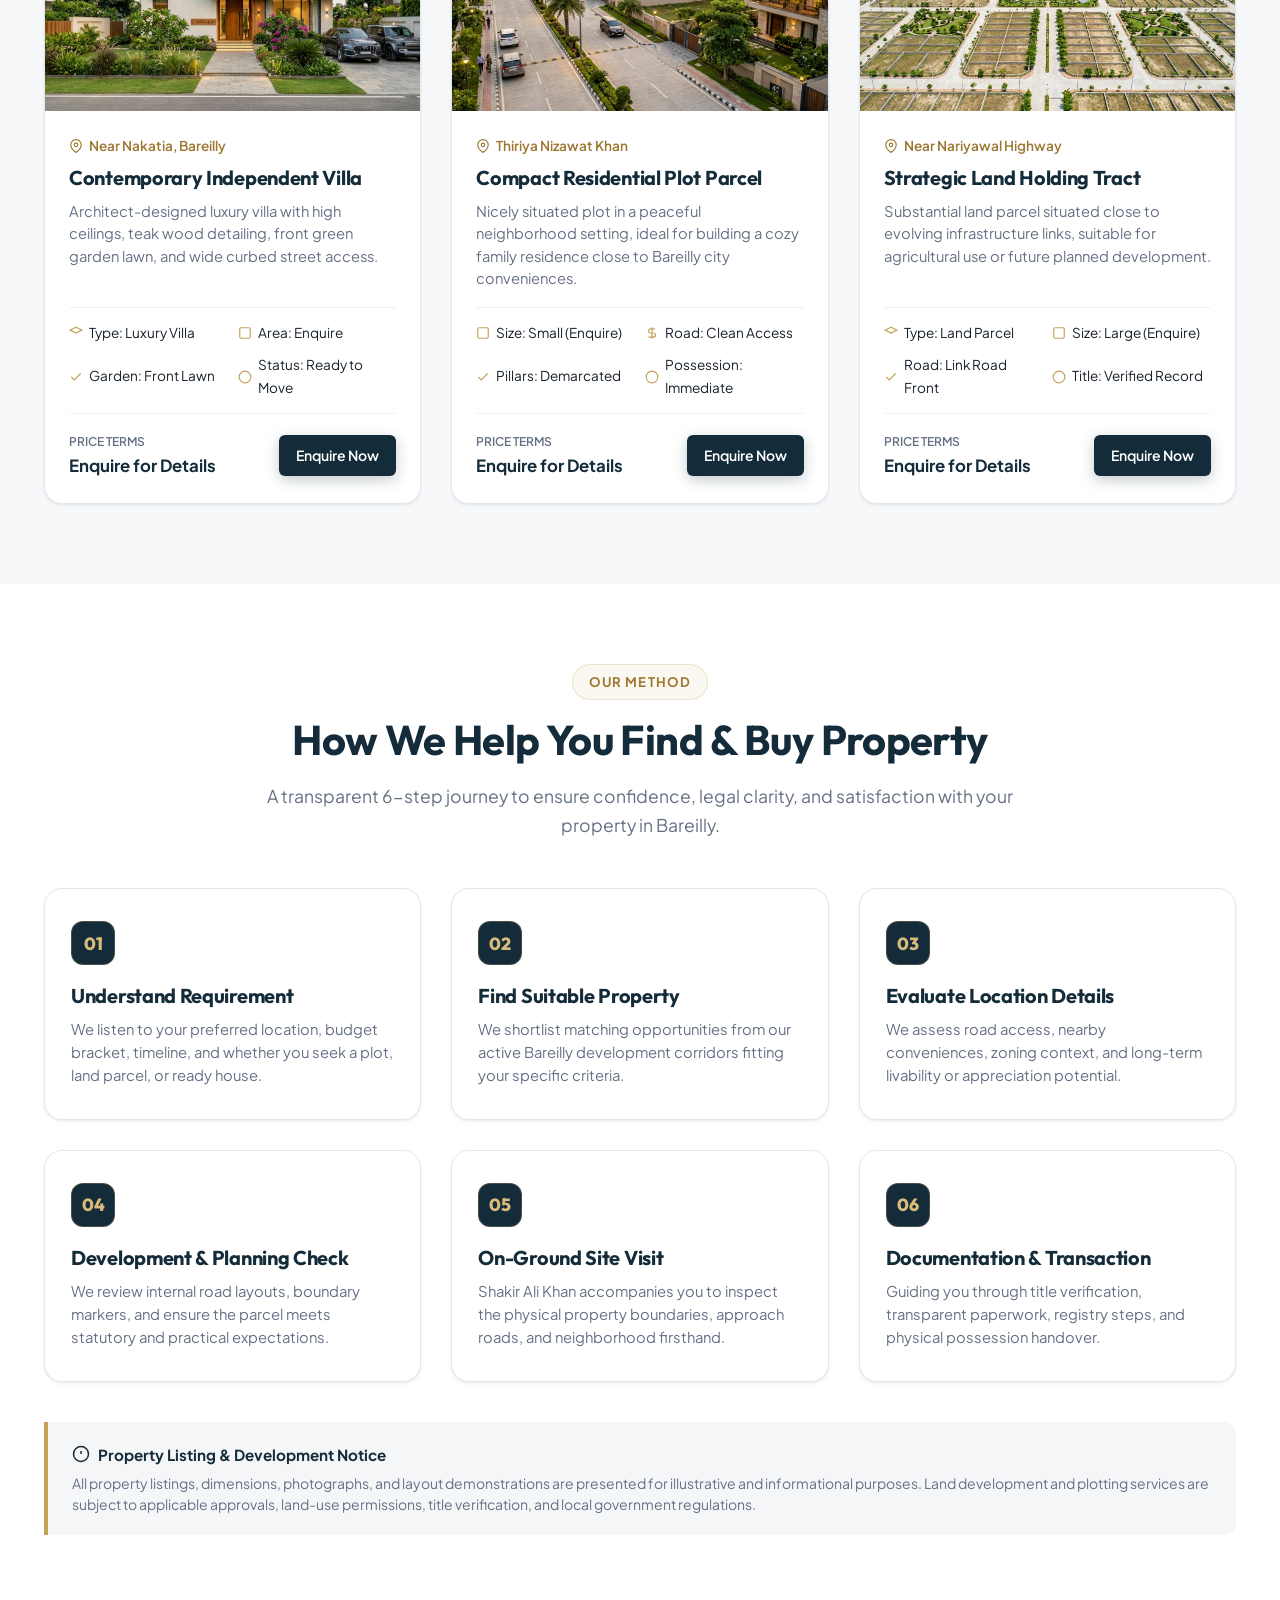
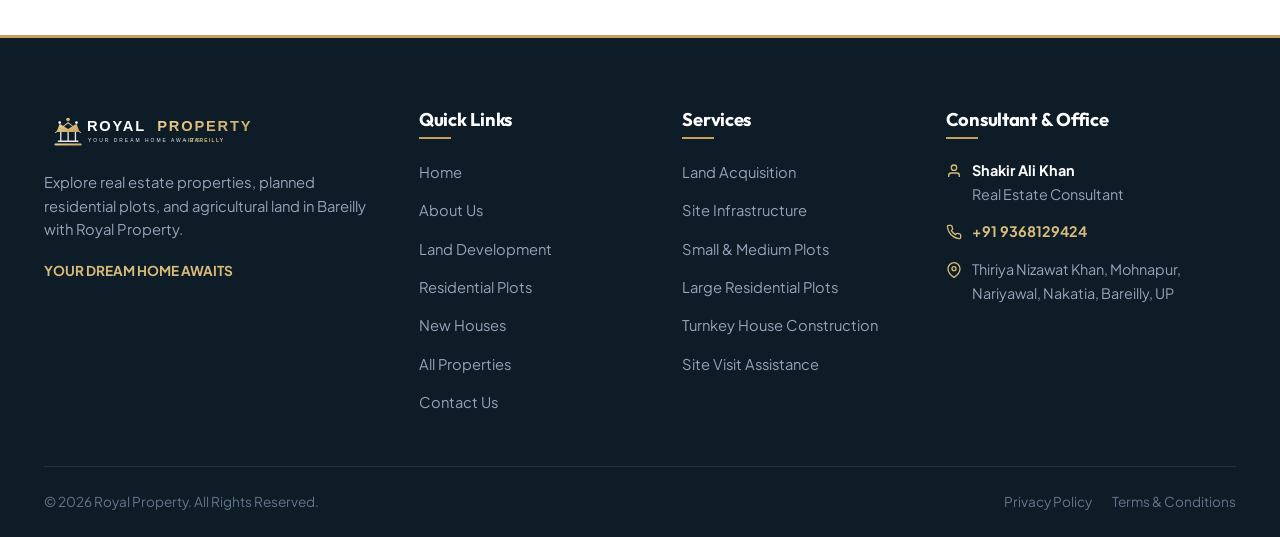
<file: properties.html>
<!DOCTYPE html>
<html lang="en">
<head>
  <meta charset="UTF-8">
  <meta name="viewport" content="width=device-width, initial-scale=1.0">
  <meta http-equiv="X-UA-Compatible" content="IE=edge">
  
  <!-- SEO Primary Meta Tags -->
  <title>Properties for Sale in Bareilly | Royal Property</title>
  <meta name="title" content="Properties for Sale in Bareilly | Royal Property">
  <meta name="description" content="Explore featured property opportunities in Bareilly. Residential plots, agricultural land parcels, and new houses across Nakatia, Nariyawal, Mohnapur, and Thiriya Nizawat Khan.">
  <meta name="keywords" content="properties for sale in Bareilly, real estate in Bareilly, land for sale in Bareilly, agricultural land Bareilly, plots in Bareilly, houses for sale in Bareilly, property dealer in Bareilly, Shakir Ali Khan">
  <meta name="author" content="Shakir Ali Khan - Royal Property">
  <meta name="robots" content="index, follow">
  <link rel="canonical" href="https://YOUR-DOMAIN.com/properties.html">

  <!-- Open Graph -->
  <meta property="og:type" content="website">
  <meta property="og:url" content="https://YOUR-DOMAIN.com/properties.html">
  <meta property="og:title" content="Properties for Sale in Bareilly | Royal Property">
  <meta property="og:description" content="Browse plots, agricultural land, and new homes across Bareilly with Royal Property.">
  <meta property="og:image" content="https://YOUR-DOMAIN.com/assets/images/hero-real-estate.webp">
  <meta property="og:locale" content="en_IN">

  <!-- Twitter / X -->
  <meta property="twitter:card" content="summary_large_image">
  <meta property="twitter:url" content="https://YOUR-DOMAIN.com/properties.html">
  <meta property="twitter:title" content="Properties for Sale in Bareilly | Royal Property">
  <meta property="twitter:description" content="Explore real estate opportunities in Bareilly. Contact Shakir Ali Khan (9368129424).">
  <meta property="twitter:image" content="https://YOUR-DOMAIN.com/assets/images/hero-real-estate.webp">

  <!-- Favicons -->
  <link rel="icon" type="image/svg+xml" href="assets/images/favicon.svg">
  <link rel="alternate icon" href="favicon.ico">
  <link rel="apple-touch-icon" href="assets/images/favicon.png">

  <!-- Stylesheets -->
  <link rel="stylesheet" href="assets/css/style.css">

  <!-- Structured Data JSON-LD -->
  <script type="application/ld+json">
  {
    "@context": "https://schema.org",
    "@graph": [
      {
        "@type": "BreadcrumbList",
        "itemListElement": [
          {
            "@type": "ListItem",
            "position": 1,
            "name": "Home",
            "item": "https://YOUR-DOMAIN.com/"
          },
          {
            "@type": "ListItem",
            "position": 2,
            "name": "Properties",
            "item": "https://YOUR-DOMAIN.com/properties.html"
          }
        ]
      },
      {
        "@type": "RealEstateAgent",
        "name": "Royal Property",
        "telephone": "+91-9368129424",
        "address": {
          "@type": "PostalAddress",
          "streetAddress": "Thiriya Nizawat Khan, Mohnapur, Nariyawal, Nakatia",
          "addressLocality": "Bareilly",
          "addressRegion": "Uttar Pradesh",
          "addressCountry": "IN"
        }
      }
    ]
  }
  </script>
</head>
<body>
  <a href="#mainContent" class="skip-to-content">Skip to Main Content</a>

  <!-- Top Announcement Bar -->
  <div class="topbar">
    <div class="container">
      <div class="topbar-info">
        <div class="topbar-item">
          <svg viewBox="0 0 24 24" width="14" height="14" fill="none" stroke="currentColor" stroke-width="2"><path d="M21 10c0 7-9 13-9 13s-9-6-9-13a9 9 0 0118 0z"/><circle cx="12" cy="10" r="3"/></svg>
          <span>Bareilly, Uttar Pradesh (Nakatia • Nariyawal • Mohnapur)</span>
        </div>
        <div class="topbar-item">
          <svg viewBox="0 0 24 24" width="14" height="14" fill="none" stroke="currentColor" stroke-width="2"><path d="M22 16.92v3a2 2 0 01-2.18 2 19.79 19.79 0 01-8.63-3.07 19.5 19.5 0 01-6-6 19.79 19.79 0 01-3.07-8.67A2 2 0 014.11 2h3a2 2 0 012 1.72 12.84 12.84 0 00.7 2.81 2 2 0 01-.45 2.11L8.09 9.91a16 16 0 006 6l1.27-1.27a2 2 0 012.11-.45 12.84 12.84 0 002.81.7A2 2 0 0122 16.92z"/></svg>
          <span>Consultant: Shakir Ali Khan</span>
        </div>
      </div>
      <div class="topbar-actions">
        <span class="topbar-badge">Direct Property Consultation</span>
      </div>
    </div>
  </div>

  <!-- Header -->
  <header class="site-header" id="siteHeader">
    <div class="container header-inner">
      <a href="index.html" class="site-logo" aria-label="Royal Property Homepage">
        <img src="assets/images/logo.svg" alt="Royal Property - Your Dream Home Awaits" width="220" height="48">
      </a>

      <nav class="desktop-nav" aria-label="Main Navigation">
        <ul class="nav-menu">
          <li><a href="index.html" class="nav-link">Home</a></li>
          <li><a href="about.html" class="nav-link">About</a></li>
          <li><a href="land-development.html" class="nav-link">Land Development</a></li>
          <li><a href="plots.html" class="nav-link">Plots</a></li>
          <li><a href="houses.html" class="nav-link">Houses</a></li>
          <li><a href="properties.html" class="nav-link active">Properties</a></li>
          <li><a href="contact.html" class="nav-link">Contact</a></li>
        </ul>
      </nav>

      <div class="header-actions">
        <a href="tel:+919368129424" class="header-call-btn">
          <svg viewBox="0 0 24 24" width="16" height="16" fill="none" stroke="currentColor" stroke-width="2.5"><path d="M22 16.92v3a2 2 0 01-2.18 2 19.79 19.79 0 01-8.63-3.07 19.5 19.5 0 01-6-6 19.79 19.79 0 01-3.07-8.67A2 2 0 014.11 2h3a2 2 0 012 1.72 12.84 12.84 0 00.7 2.81 2 2 0 01-.45 2.11L8.09 9.91a16 16 0 006 6l1.27-1.27a2 2 0 012.11-.45 12.84 12.84 0 002.81.7A2 2 0 0122 16.92z"/></svg>
          <span>Call 9368129424</span>
        </a>
        <button class="mobile-toggle" aria-label="Toggle Navigation Menu" aria-expanded="false">
          <div class="hamburger-icon">
            <span></span>
            <span></span>
            <span></span>
          </div>
        </button>
      </div>
    </div>
  </header>

  <!-- Mobile Drawer -->
  <div class="mobile-drawer" id="mobileDrawer">
    <ul class="mobile-nav-list">
      <li><a href="index.html" class="mobile-nav-link">Home <span>→</span></a></li>
      <li><a href="about.html" class="mobile-nav-link">About Us <span>→</span></a></li>
      <li><a href="land-development.html" class="mobile-nav-link">Land Development <span>→</span></a></li>
      <li><a href="plots.html" class="mobile-nav-link">Residential Plots <span>→</span></a></li>
      <li><a href="houses.html" class="mobile-nav-link">New Houses <span>→</span></a></li>
      <li><a href="properties.html" class="mobile-nav-link active">Explore Properties <span>→</span></a></li>
      <li><a href="contact.html" class="mobile-nav-link">Contact & Site Visits <span>→</span></a></li>
    </ul>
    <div class="mobile-drawer-footer">
      <a href="tel:+919368129424" class="btn btn-navy btn-lg" style="width: 100%;">Call 9368129424</a>
      <a href="https://wa.me/919368129424" class="btn btn-whatsapp btn-lg" target="_blank" rel="noopener">Chat on WhatsApp</a>
    </div>
  </div>

  <main id="mainContent">
    <!-- PAGE HERO -->
    <section class="page-hero">
      <div class="container">
        <nav class="breadcrumb-nav" aria-label="Breadcrumb">
          <a href="index.html">Home</a>
          <span>/</span>
          <span style="color: var(--color-white);">Properties</span>
        </nav>
        <h1 class="page-hero-title">Properties for Sale in Bareilly</h1>
        <p class="page-hero-subtitle">
          Explore curated real estate opportunities across Bareilly including demarcated residential plots, agricultural parcels, developed colonies, and newly built turnkey homes.
        </p>
      </div>
    </section>

    <!-- PROPERTY CATALOG & FILTER -->
    <section class="section">
      <div class="container">
        <!-- Tab Navigation -->
        <div class="filter-tabs reveal-item">
          <button type="button" class="filter-tab-btn active" data-category="all">All Properties</button>
          <button type="button" class="filter-tab-btn" data-category="plots">Residential Plots</button>
          <button type="button" class="filter-tab-btn" data-category="houses">Newly Built Houses</button>
          <button type="button" class="filter-tab-btn" data-category="agricultural">Agricultural Land</button>
        </div>

        <!-- Filter Controls -->
        <div class="filter-wrapper reveal-item">
          <div class="filter-grid">
            <div class="filter-group">
              <label class="filter-label" for="filterLocation">Location</label>
              <select id="filterLocation" class="filter-select">
                <option value="all">All Locations in Bareilly</option>
                <option value="nakatia">Nakatia</option>
                <option value="nariyawal">Nariyawal</option>
                <option value="mohnapur">Mohnapur</option>
                <option value="thiriya">Thiriya Nizawat Khan</option>
              </select>
            </div>

            <div class="filter-group">
              <label class="filter-label" for="filterType">Property Type</label>
              <select id="filterType" class="filter-select">
                <option value="all">All Types</option>
                <option value="plots">Plots</option>
                <option value="houses">New Houses</option>
                <option value="agricultural">Agricultural Land</option>
              </select>
            </div>

            <div class="filter-group">
              <label class="filter-label" for="filterSearch">Search Listings</label>
              <input type="text" id="filterSearch" class="filter-input" placeholder="e.g. Villa, Corner, Farm, Road...">
            </div>

            <div class="filter-group">
              <button type="button" id="filterReset" class="btn btn-outline" style="width: 100%;">Reset All Filters</button>
            </div>
          </div>
          <div style="margin-top: 14px; font-size: 0.85rem; color: var(--color-text-muted);" id="filterCount">
            Showing all property listings
          </div>
        </div>

        <!-- Property Grid -->
        <div class="property-grid" id="propertyGrid">
          <!-- Card 1: Residential Plot Nakatia -->
          <article class="property-card" data-type="plots" data-location="nakatia" data-size="medium">
            <div class="property-img-container">
              <img src="assets/images/plots.webp" alt="Residential plot in Nakatia Bareilly" class="property-img" width="600" height="375" loading="lazy">
              <span class="property-badge-type">Residential Plot</span>
              <span class="property-badge-demo">Sample Listing</span>
            </div>
            <div class="property-body">
              <div class="property-location">
                <svg viewBox="0 0 24 24" width="14" height="14" fill="none" stroke="currentColor" stroke-width="2"><path d="M21 10c0 7-9 13-9 13s-9-6-9-13a9 9 0 0118 0z"/><circle cx="12" cy="10" r="3"/></svg>
                <span>Near Nakatia, Bareilly</span>
              </div>
              <h3 class="property-card-title">Planned Residential Colony Plot</h3>
              <p class="property-desc">
                Demarcated plot inside a structured layout with wide internal road connectivity, clean boundaries, and direct access to Nakatia main corridor.
              </p>
              <div class="property-specs">
                <div class="spec-item">
                  <svg viewBox="0 0 24 24" width="14" height="14" fill="none" stroke="currentColor" stroke-width="2"><rect x="3" y="3" width="18" height="18" rx="2"/></svg>
                  <span>Size: Enquire</span>
                </div>
                <div class="spec-item">
                  <svg viewBox="0 0 24 24" width="14" height="14" fill="none" stroke="currentColor" stroke-width="2"><path d="M12 2v20M17 5H9.5a3.5 3.5 0 0 0 0 7h5a3.5 3.5 0 0 1 0 7H6"/></svg>
                  <span>Road: Wide Internal</span>
                </div>
                <div class="spec-item">
                  <svg viewBox="0 0 24 24" width="14" height="14" fill="none" stroke="currentColor" stroke-width="2"><polyline points="20 6 9 17 4 12"/></svg>
                  <span>Boundary: Demarcated</span>
                </div>
                <div class="spec-item">
                  <svg viewBox="0 0 24 24" width="14" height="14" fill="none" stroke="currentColor" stroke-width="2"><circle cx="12" cy="12" r="10"/></svg>
                  <span>Status: Ready for Visit</span>
                </div>
              </div>
              <div class="property-footer">
                <div class="property-price-tag">
                  <span class="price-label">Price Terms</span>
                  <span class="price-value">Enquire for Details</span>
                </div>
                <button type="button" class="btn btn-navy btn-sm js-open-inquiry">Enquire Now</button>
              </div>
            </div>
          </article>

          <!-- Card 2: Modern House Nariyawal -->
          <article class="property-card" data-type="houses" data-location="nariyawal" data-size="large">
            <div class="property-img-container">
              <img src="assets/images/modern-house.webp" alt="Modern house in Nariyawal Bareilly" class="property-img" width="600" height="375" loading="lazy">
              <span class="property-badge-type">New Construction</span>
              <span class="property-badge-demo">Sample Listing</span>
            </div>
            <div class="property-body">
              <div class="property-location">
                <svg viewBox="0 0 24 24" width="14" height="14" fill="none" stroke="currentColor" stroke-width="2"><path d="M21 10c0 7-9 13-9 13s-9-6-9-13a9 9 0 0118 0z"/><circle cx="12" cy="10" r="3"/></svg>
                <span>Near Nariyawal, Bareilly</span>
              </div>
              <h3 class="property-card-title">Modern Independent Duplex Home</h3>
              <p class="property-desc">
                Newly built two-storey contemporary residence featuring spacious master suite, front porch parking, landscaped entrance, and terrace access.
              </p>
              <div class="property-specs">
                <div class="spec-item">
                  <svg viewBox="0 0 24 24" width="14" height="14" fill="none" stroke="currentColor" stroke-width="2"><path d="M3 9l9-7 9 7v11a2 2 0 0 1-2 2H5a2 2 0 0 1-2-2z"/></svg>
                  <span>Type: 2-Storey</span>
                </div>
                <div class="spec-item">
                  <svg viewBox="0 0 24 24" width="14" height="14" fill="none" stroke="currentColor" stroke-width="2"><rect x="3" y="3" width="18" height="18" rx="2"/></svg>
                  <span>Area: Enquire</span>
                </div>
                <div class="spec-item">
                  <svg viewBox="0 0 24 24" width="14" height="14" fill="none" stroke="currentColor" stroke-width="2"><polyline points="20 6 9 17 4 12"/></svg>
                  <span>Parking: Dedicated</span>
                </div>
                <div class="spec-item">
                  <svg viewBox="0 0 24 24" width="14" height="14" fill="none" stroke="currentColor" stroke-width="2"><circle cx="12" cy="12" r="10"/></svg>
                  <span>Status: Completed</span>
                </div>
              </div>
              <div class="property-footer">
                <div class="property-price-tag">
                  <span class="price-label">Price Terms</span>
                  <span class="price-value">Enquire for Details</span>
                </div>
                <button type="button" class="btn btn-navy btn-sm js-open-inquiry">Enquire Now</button>
              </div>
            </div>
          </article>

          <!-- Card 3: Agricultural Farmland Mohnapur -->
          <article class="property-card" data-type="agricultural" data-location="mohnapur" data-size="large">
            <div class="property-img-container">
              <img src="assets/images/agricultural-land.webp" alt="Agricultural land in Mohnapur Bareilly" class="property-img" width="600" height="375" loading="lazy">
              <span class="property-badge-type">Agricultural Land</span>
              <span class="property-badge-demo">Sample Listing</span>
            </div>
            <div class="property-body">
              <div class="property-location">
                <svg viewBox="0 0 24 24" width="14" height="14" fill="none" stroke="currentColor" stroke-width="2"><path d="M21 10c0 7-9 13-9 13s-9-6-9-13a9 9 0 0118 0z"/><circle cx="12" cy="10" r="3"/></svg>
                <span>Mohnapur / Thiriya Corridor</span>
              </div>
              <h3 class="property-card-title">Fertile Agricultural Land Parcel</h3>
              <p class="property-desc">
                Clean agricultural parcel offering clear boundaries, convenient pathway access, and strong long-term land holding potential in outer Bareilly.
              </p>
              <div class="property-specs">
                <div class="spec-item">
                  <svg viewBox="0 0 24 24" width="14" height="14" fill="none" stroke="currentColor" stroke-width="2"><polygon points="12 2 2 7 12 12 22 7 12 2"/></svg>
                  <span>Type: Farmland</span>
                </div>
                <div class="spec-item">
                  <svg viewBox="0 0 24 24" width="14" height="14" fill="none" stroke="currentColor" stroke-width="2"><rect x="3" y="3" width="18" height="18" rx="2"/></svg>
                  <span>Size: Enquire</span>
                </div>
                <div class="spec-item">
                  <svg viewBox="0 0 24 24" width="14" height="14" fill="none" stroke="currentColor" stroke-width="2"><polyline points="20 6 9 17 4 12"/></svg>
                  <span>Title: Clear Title</span>
                </div>
                <div class="spec-item">
                  <svg viewBox="0 0 24 24" width="14" height="14" fill="none" stroke="currentColor" stroke-width="2"><circle cx="12" cy="12" r="10"/></svg>
                  <span>Access: Path Road</span>
                </div>
              </div>
              <div class="property-footer">
                <div class="property-price-tag">
                  <span class="price-label">Price Terms</span>
                  <span class="price-value">Enquire for Details</span>
                </div>
                <button type="button" class="btn btn-navy btn-sm js-open-inquiry">Enquire Now</button>
              </div>
            </div>
          </article>

          <!-- Card 4: Luxury Villa Nakatia -->
          <article class="property-card" data-type="houses" data-location="nakatia" data-size="large">
            <div class="property-img-container">
              <img src="assets/images/villa.webp" alt="Contemporary villa in Nakatia Bareilly" class="property-img" width="600" height="375" loading="lazy">
              <span class="property-badge-type">Contemporary Villa</span>
              <span class="property-badge-demo">Sample Listing</span>
            </div>
            <div class="property-body">
              <div class="property-location">
                <svg viewBox="0 0 24 24" width="14" height="14" fill="none" stroke="currentColor" stroke-width="2"><path d="M21 10c0 7-9 13-9 13s-9-6-9-13a9 9 0 0118 0z"/><circle cx="12" cy="10" r="3"/></svg>
                <span>Near Nakatia, Bareilly</span>
              </div>
              <h3 class="property-card-title">Contemporary Independent Villa</h3>
              <p class="property-desc">
                Architect-designed luxury villa with high ceilings, teak wood detailing, front green garden lawn, and wide curbed street access.
              </p>
              <div class="property-specs">
                <div class="spec-item">
                  <svg viewBox="0 0 24 24" width="14" height="14" fill="none" stroke="currentColor" stroke-width="2"><polygon points="12 2 2 7 12 12 22 7 12 2"/></svg>
                  <span>Type: Luxury Villa</span>
                </div>
                <div class="spec-item">
                  <svg viewBox="0 0 24 24" width="14" height="14" fill="none" stroke="currentColor" stroke-width="2"><rect x="3" y="3" width="18" height="18" rx="2"/></svg>
                  <span>Area: Enquire</span>
                </div>
                <div class="spec-item">
                  <svg viewBox="0 0 24 24" width="14" height="14" fill="none" stroke="currentColor" stroke-width="2"><polyline points="20 6 9 17 4 12"/></svg>
                  <span>Garden: Front Lawn</span>
                </div>
                <div class="spec-item">
                  <svg viewBox="0 0 24 24" width="14" height="14" fill="none" stroke="currentColor" stroke-width="2"><circle cx="12" cy="12" r="10"/></svg>
                  <span>Status: Ready to Move</span>
                </div>
              </div>
              <div class="property-footer">
                <div class="property-price-tag">
                  <span class="price-label">Price Terms</span>
                  <span class="price-value">Enquire for Details</span>
                </div>
                <button type="button" class="btn btn-navy btn-sm js-open-inquiry">Enquire Now</button>
              </div>
            </div>
          </article>

          <!-- Card 5: Residential Plot Thiriya Nizawat Khan -->
          <article class="property-card" data-type="plots" data-location="thiriya" data-size="small">
            <div class="property-img-container">
              <img src="assets/images/hero-real-estate.webp" alt="Residential plot in Thiriya Nizawat Khan Bareilly" class="property-img" width="600" height="375" loading="lazy">
              <span class="property-badge-type">Residential Plot</span>
              <span class="property-badge-demo">Sample Listing</span>
            </div>
            <div class="property-body">
              <div class="property-location">
                <svg viewBox="0 0 24 24" width="14" height="14" fill="none" stroke="currentColor" stroke-width="2"><path d="M21 10c0 7-9 13-9 13s-9-6-9-13a9 9 0 0118 0z"/><circle cx="12" cy="10" r="3"/></svg>
                <span>Thiriya Nizawat Khan</span>
              </div>
              <h3 class="property-card-title">Compact Residential Plot Parcel</h3>
              <p class="property-desc">
                Nicely situated plot in a peaceful neighborhood setting, ideal for building a cozy family residence close to Bareilly city conveniences.
              </p>
              <div class="property-specs">
                <div class="spec-item">
                  <svg viewBox="0 0 24 24" width="14" height="14" fill="none" stroke="currentColor" stroke-width="2"><rect x="3" y="3" width="18" height="18" rx="2"/></svg>
                  <span>Size: Small (Enquire)</span>
                </div>
                <div class="spec-item">
                  <svg viewBox="0 0 24 24" width="14" height="14" fill="none" stroke="currentColor" stroke-width="2"><path d="M12 2v20M17 5H9.5a3.5 3.5 0 0 0 0 7h5a3.5 3.5 0 0 1 0 7H6"/></svg>
                  <span>Road: Clean Access</span>
                </div>
                <div class="spec-item">
                  <svg viewBox="0 0 24 24" width="14" height="14" fill="none" stroke="currentColor" stroke-width="2"><polyline points="20 6 9 17 4 12"/></svg>
                  <span>Pillars: Demarcated</span>
                </div>
                <div class="spec-item">
                  <svg viewBox="0 0 24 24" width="14" height="14" fill="none" stroke="currentColor" stroke-width="2"><circle cx="12" cy="12" r="10"/></svg>
                  <span>Possession: Immediate</span>
                </div>
              </div>
              <div class="property-footer">
                <div class="property-price-tag">
                  <span class="price-label">Price Terms</span>
                  <span class="price-value">Enquire for Details</span>
                </div>
                <button type="button" class="btn btn-navy btn-sm js-open-inquiry">Enquire Now</button>
              </div>
            </div>
          </article>

          <!-- Card 6: Large Land Tract Nariyawal -->
          <article class="property-card" data-type="agricultural" data-location="nariyawal" data-size="large">
            <div class="property-img-container">
              <img src="assets/images/land-development.webp" alt="Development land tract in Nariyawal Bareilly" class="property-img" width="600" height="375" loading="lazy">
              <span class="property-badge-type">Land Opportunity</span>
              <span class="property-badge-demo">Sample Listing</span>
            </div>
            <div class="property-body">
              <div class="property-location">
                <svg viewBox="0 0 24 24" width="14" height="14" fill="none" stroke="currentColor" stroke-width="2"><path d="M21 10c0 7-9 13-9 13s-9-6-9-13a9 9 0 0118 0z"/><circle cx="12" cy="10" r="3"/></svg>
                <span>Near Nariyawal Highway</span>
              </div>
              <h3 class="property-card-title">Strategic Land Holding Tract</h3>
              <p class="property-desc">
                Substantial land parcel situated close to evolving infrastructure links, suitable for agricultural use or future planned development.
              </p>
              <div class="property-specs">
                <div class="spec-item">
                  <svg viewBox="0 0 24 24" width="14" height="14" fill="none" stroke="currentColor" stroke-width="2"><polygon points="12 2 2 7 12 12 22 7 12 2"/></svg>
                  <span>Type: Land Parcel</span>
                </div>
                <div class="spec-item">
                  <svg viewBox="0 0 24 24" width="14" height="14" fill="none" stroke="currentColor" stroke-width="2"><rect x="3" y="3" width="18" height="18" rx="2"/></svg>
                  <span>Size: Large (Enquire)</span>
                </div>
                <div class="spec-item">
                  <svg viewBox="0 0 24 24" width="14" height="14" fill="none" stroke="currentColor" stroke-width="2"><polyline points="20 6 9 17 4 12"/></svg>
                  <span>Road: Link Road Front</span>
                </div>
                <div class="spec-item">
                  <svg viewBox="0 0 24 24" width="14" height="14" fill="none" stroke="currentColor" stroke-width="2"><circle cx="12" cy="12" r="10"/></svg>
                  <span>Title: Verified Record</span>
                </div>
              </div>
              <div class="property-footer">
                <div class="property-price-tag">
                  <span class="price-label">Price Terms</span>
                  <span class="price-value">Enquire for Details</span>
                </div>
                <button type="button" class="btn btn-navy btn-sm js-open-inquiry">Enquire Now</button>
              </div>
            </div>
          </article>
        </div>

        <div id="filterEmptyState" style="display: none; text-align: center; padding: 40px 20px; background: var(--color-white); border-radius: var(--radius-lg); border: 1px dashed var(--color-border); margin-top: 30px;">
          <h4 style="margin-bottom: 8px;">No matching properties found</h4>
          <p style="color: var(--color-text-muted); margin-bottom: 16px;">Try adjusting your filter selection or contact us directly.</p>
          <a href="contact.html" class="btn btn-primary btn-sm">Contact Shakir Ali Khan for Custom Search</a>
        </div>
      </div>
    </section>

    <!-- HOW WE HELP BUYING PROCESS -->
    <section class="section section-subtle">
      <div class="container">
        <div class="section-header reveal-item">
          <span class="section-badge">Our Method</span>
          <h2 class="section-title">How We Help You Find & Buy Property</h2>
          <p class="section-desc">
            A transparent 6-step journey to ensure confidence, legal clarity, and satisfaction with your property in Bareilly.
          </p>
        </div>

        <div class="timeline-grid">
          <div class="timeline-card reveal-item">
            <span class="timeline-step-badge">01</span>
            <h3 class="timeline-title">Understand Requirement</h3>
            <p class="timeline-desc">We listen to your preferred location, budget bracket, timeline, and whether you seek a plot, land parcel, or ready house.</p>
          </div>

          <div class="timeline-card reveal-item">
            <span class="timeline-step-badge">02</span>
            <h3 class="timeline-title">Find Suitable Property</h3>
            <p class="timeline-desc">We shortlist matching opportunities from our active Bareilly development corridors fitting your specific criteria.</p>
          </div>

          <div class="timeline-card reveal-item">
            <span class="timeline-step-badge">03</span>
            <h3 class="timeline-title">Evaluate Location Details</h3>
            <p class="timeline-desc">We assess road access, nearby conveniences, zoning context, and long-term livability or appreciation potential.</p>
          </div>

          <div class="timeline-card reveal-item">
            <span class="timeline-step-badge">04</span>
            <h3 class="timeline-title">Development & Planning Check</h3>
            <p class="timeline-desc">We review internal road layouts, boundary markers, and ensure the parcel meets statutory and practical expectations.</p>
          </div>

          <div class="timeline-card reveal-item">
            <span class="timeline-step-badge">05</span>
            <h3 class="timeline-title">On-Ground Site Visit</h3>
            <p class="timeline-desc">Shakir Ali Khan accompanies you to inspect the physical property boundaries, approach roads, and neighborhood firsthand.</p>
          </div>

          <div class="timeline-card reveal-item">
            <span class="timeline-step-badge">06</span>
            <h3 class="timeline-title">Documentation & Transaction</h3>
            <p class="timeline-desc">Guiding you through title verification, transparent paperwork, registry steps, and physical possession handover.</p>
          </div>
        </div>

        <!-- Mandatory Legal Disclaimer -->
        <div class="legal-disclaimer-box reveal-item" style="margin-top: 40px;">
          <div class="legal-disclaimer-title">
            <svg viewBox="0 0 24 24" width="18" height="18" fill="none" stroke="currentColor" stroke-width="2"><circle cx="12" cy="12" r="10"/><line x1="12" y1="8" x2="12" y2="12"/><line x1="12" y1="16" x2="12.01" y2="16"/></svg>
            Property Listing & Development Notice
          </div>
          <p class="legal-disclaimer-text">
            All property listings, dimensions, photographs, and layout demonstrations are presented for illustrative and informational purposes. Land development and plotting services are subject to applicable approvals, land-use permissions, title verification, and local government regulations.
          </p>
        </div>
      </div>
    </section>
  </main>

  <!-- QUICK INQUIRY MODAL -->
  <div class="modal-overlay" id="inquiryModal" role="dialog" aria-modal="true" aria-labelledby="modalTitle">
    <div class="modal-container">
      <button class="modal-close-btn" aria-label="Close modal">&times;</button>
      <span class="section-badge" style="margin-bottom: 8px;">Direct Property Inquiry</span>
      <h3 id="modalTitle" style="font-size: 1.35rem; margin-bottom: 4px;">Inquire About Property</h3>
      <p id="modalPropertyTitle" style="font-size: 0.95rem; font-weight: 700; color: var(--color-gold-dark); margin-bottom: 18px;">
        Selected Property Listing
      </p>

      <form class="js-contact-form">
        <input type="hidden" id="modalPropertyInput" name="requirement" value="Property Inquiry">
        
        <div class="form-group">
          <label class="form-label" for="propModalName">Full Name *</label>
          <input type="text" id="propModalName" name="fullName" class="form-control" placeholder="Enter your name" required>
        </div>

        <div class="form-group">
          <label class="form-label" for="propModalPhone">Mobile / WhatsApp Number *</label>
          <input type="tel" id="propModalPhone" name="phone" class="form-control" placeholder="10-digit mobile number" required>
        </div>

        <div class="form-group">
          <label class="form-label" for="propModalMsg">Custom Message</label>
          <textarea id="propModalMsg" name="message" class="form-control" style="min-height: 80px;" placeholder="I would like to enquire about exact location, pricing, and schedule a visit..."></textarea>
        </div>

        <button type="submit" class="btn btn-whatsapp btn-lg" style="width: 100%;">
          Chat with Shakir Ali Khan on WhatsApp
        </button>
      </form>
    </div>
  </div>

  <!-- FLOATING CALL BUTTON (BOTTOM LEFT) -->
  <a href="tel:+919368129424" class="floating-btn floating-call-left" aria-label="Call 9368129424">
    <svg viewBox="0 0 24 24" width="24" height="24" fill="none" stroke="currentColor" stroke-width="2.5"><path d="M22 16.92v3a2 2 0 01-2.18 2 19.79 19.79 0 01-8.63-3.07 19.5 19.5 0 01-6-6 19.79 19.79 0 01-3.07-8.67A2 2 0 014.11 2h3a2 2 0 012 1.72 12.84 12.84 0 00.7 2.81 2 2 0 01-.45 2.11L8.09 9.91a16 16 0 006 6l1.27-1.27a2 2 0 012.11-.45 12.84 12.84 0 002.81.7A2 2 0 0122 16.92z"/></svg>
    <span class="floating-tooltip floating-tooltip-left">Call 9368129424</span>
  </a>

  <!-- FLOATING ACTIONS RIGHT (BACK-TO-TOP ABOVE WHATSAPP) -->
  <div class="floating-actions-right" aria-label="Quick Actions">
    <button type="button" class="floating-btn floating-back-to-top" id="backToTopBtn" aria-label="Scroll back to top">
      <svg viewBox="0 0 24 24" width="22" height="22" fill="none" stroke="currentColor" stroke-width="2.5"><polyline points="18 15 12 9 6 15"/></svg>
      <span class="floating-tooltip">Back to Top</span>
    </button>
    <a href="https://wa.me/919368129424" class="floating-btn floating-whatsapp" target="_blank" rel="noopener" aria-label="Chat on WhatsApp">
      <svg viewBox="0 0 24 24" width="28" height="28" fill="currentColor"><path d="M12.04 2c-5.46 0-9.91 4.45-9.91 9.91 0 1.75.46 3.45 1.32 4.95L2.05 22l5.25-1.38c1.45.79 3.08 1.21 4.74 1.21 5.46 0 9.91-4.45 9.91-9.91 0-2.65-1.03-5.14-2.9-7.01A9.816 9.816 0 0 0 12.04 2zM17.5 14.33c-.24.69-1.22 1.32-1.78 1.38-.51.05-1.18.08-3.41-.83-2.64-1.07-4.32-3.77-4.45-3.95-.13-.18-1.07-1.42-1.07-2.71 0-1.29.68-1.92.92-2.18.24-.26.53-.33.71-.33.18 0 .35 0 .5.01.16.01.38-.06.59.45.22.53.75 1.83.82 1.97.07.14.11.31.02.5-.09.18-.14.3-.28.46-.14.16-.3.35-.43.47-.14.14-.29.29-.12.58.17.29.74 1.22 1.59 1.98 1.09.97 2.01 1.27 2.3 1.41.29.14.46.12.63-.07.17-.19.74-.86.94-1.15.2-.29.4-.24.68-.14.28.1.1.77.89 2.15.89.07.14.11.24.11.33 0 .1-.05.58-.29 1.27z"/></svg>
      <span class="floating-tooltip">Chat on WhatsApp</span>
    </a>
  </div>

  <!-- Footer -->
  <footer class="site-footer">
    <div class="container">
      <div class="footer-grid">
        <div class="footer-brand">
          <img src="assets/images/logo-white.svg" alt="Royal Property Bareilly" width="220" height="48">
          <p>
            Explore real estate properties, planned residential plots, and agricultural land in Bareilly with Royal Property.
          </p>
          <div style="margin-top: 18px; color: var(--color-gold-light); font-weight: 700; font-size: 0.85rem;">
            YOUR DREAM HOME AWAITS
          </div>
        </div>

        <div>
          <h4 class="footer-heading">Quick Links</h4>
          <ul class="footer-links">
            <li><a href="index.html" class="footer-link">Home</a></li>
            <li><a href="about.html" class="footer-link">About Us</a></li>
            <li><a href="land-development.html" class="footer-link">Land Development</a></li>
            <li><a href="plots.html" class="footer-link">Residential Plots</a></li>
            <li><a href="houses.html" class="footer-link">New Houses</a></li>
            <li><a href="properties.html" class="footer-link">All Properties</a></li>
            <li><a href="contact.html" class="footer-link">Contact Us</a></li>
          </ul>
        </div>

        <div>
          <h4 class="footer-heading">Services</h4>
          <ul class="footer-links">
            <li><a href="land-development.html" class="footer-link">Land Acquisition</a></li>
            <li><a href="land-development.html" class="footer-link">Site Infrastructure</a></li>
            <li><a href="plots.html" class="footer-link">Small & Medium Plots</a></li>
            <li><a href="plots.html" class="footer-link">Large Residential Plots</a></li>
            <li><a href="houses.html" class="footer-link">Turnkey House Construction</a></li>
            <li><a href="contact.html" class="footer-link">Site Visit Assistance</a></li>
          </ul>
        </div>

        <div>
          <h4 class="footer-heading">Consultant & Office</h4>
          <div class="footer-contact-list">
            <div class="footer-contact-item">
              <svg viewBox="0 0 24 24" width="16" height="16" fill="none" stroke="currentColor" stroke-width="2"><path d="M20 21v-2a4 4 0 0 0-4-4H8a4 4 0 0 0-4 4v2"/><circle cx="12" cy="7" r="4"/></svg>
              <div>
                <strong style="color: #FFFFFF;">Shakir Ali Khan</strong><br>
                <span>Real Estate Consultant</span>
              </div>
            </div>

            <div class="footer-contact-item">
              <svg viewBox="0 0 24 24" width="16" height="16" fill="none" stroke="currentColor" stroke-width="2"><path d="M22 16.92v3a2 2 0 01-2.18 2 19.79 19.79 0 01-8.63-3.07 19.5 19.5 0 01-6-6 19.79 19.79 0 01-3.07-8.67A2 2 0 014.11 2h3a2 2 0 012 1.72 12.84 12.84 0 00.7 2.81 2 2 0 01-.45 2.11L8.09 9.91a16 16 0 006 6l1.27-1.27a2 2 0 012.11-.45 12.84 12.84 0 002.81.7A2 2 0 0122 16.92z"/></svg>
              <div>
                <a href="tel:+919368129424" style="color: var(--color-gold-light); font-weight: 700;">+91 9368129424</a>
              </div>
            </div>

            <div class="footer-contact-item">
              <svg viewBox="0 0 24 24" width="16" height="16" fill="none" stroke="currentColor" stroke-width="2"><path d="M21 10c0 7-9 13-9 13s-9-6-9-13a9 9 0 0118 0z"/><circle cx="12" cy="10" r="3"/></svg>
              <div>
                <span>Thiriya Nizawat Khan, Mohnapur, Nariyawal, Nakatia, Bareilly, UP</span>
              </div>
            </div>
          </div>
        </div>
      </div>

      <div class="footer-bottom">
        <div class="container" style="padding: 0;">
          <div>© 2026 Royal Property. All Rights Reserved.</div>
          <div class="footer-legal-links">
            <a href="privacy-policy.html">Privacy Policy</a>
            <a href="terms.html">Terms & Conditions</a>
          </div>
        </div>
      </div>
    </div>
  </footer>

  <script src="assets/js/main.js"></script>
</body>
</html>
</file>
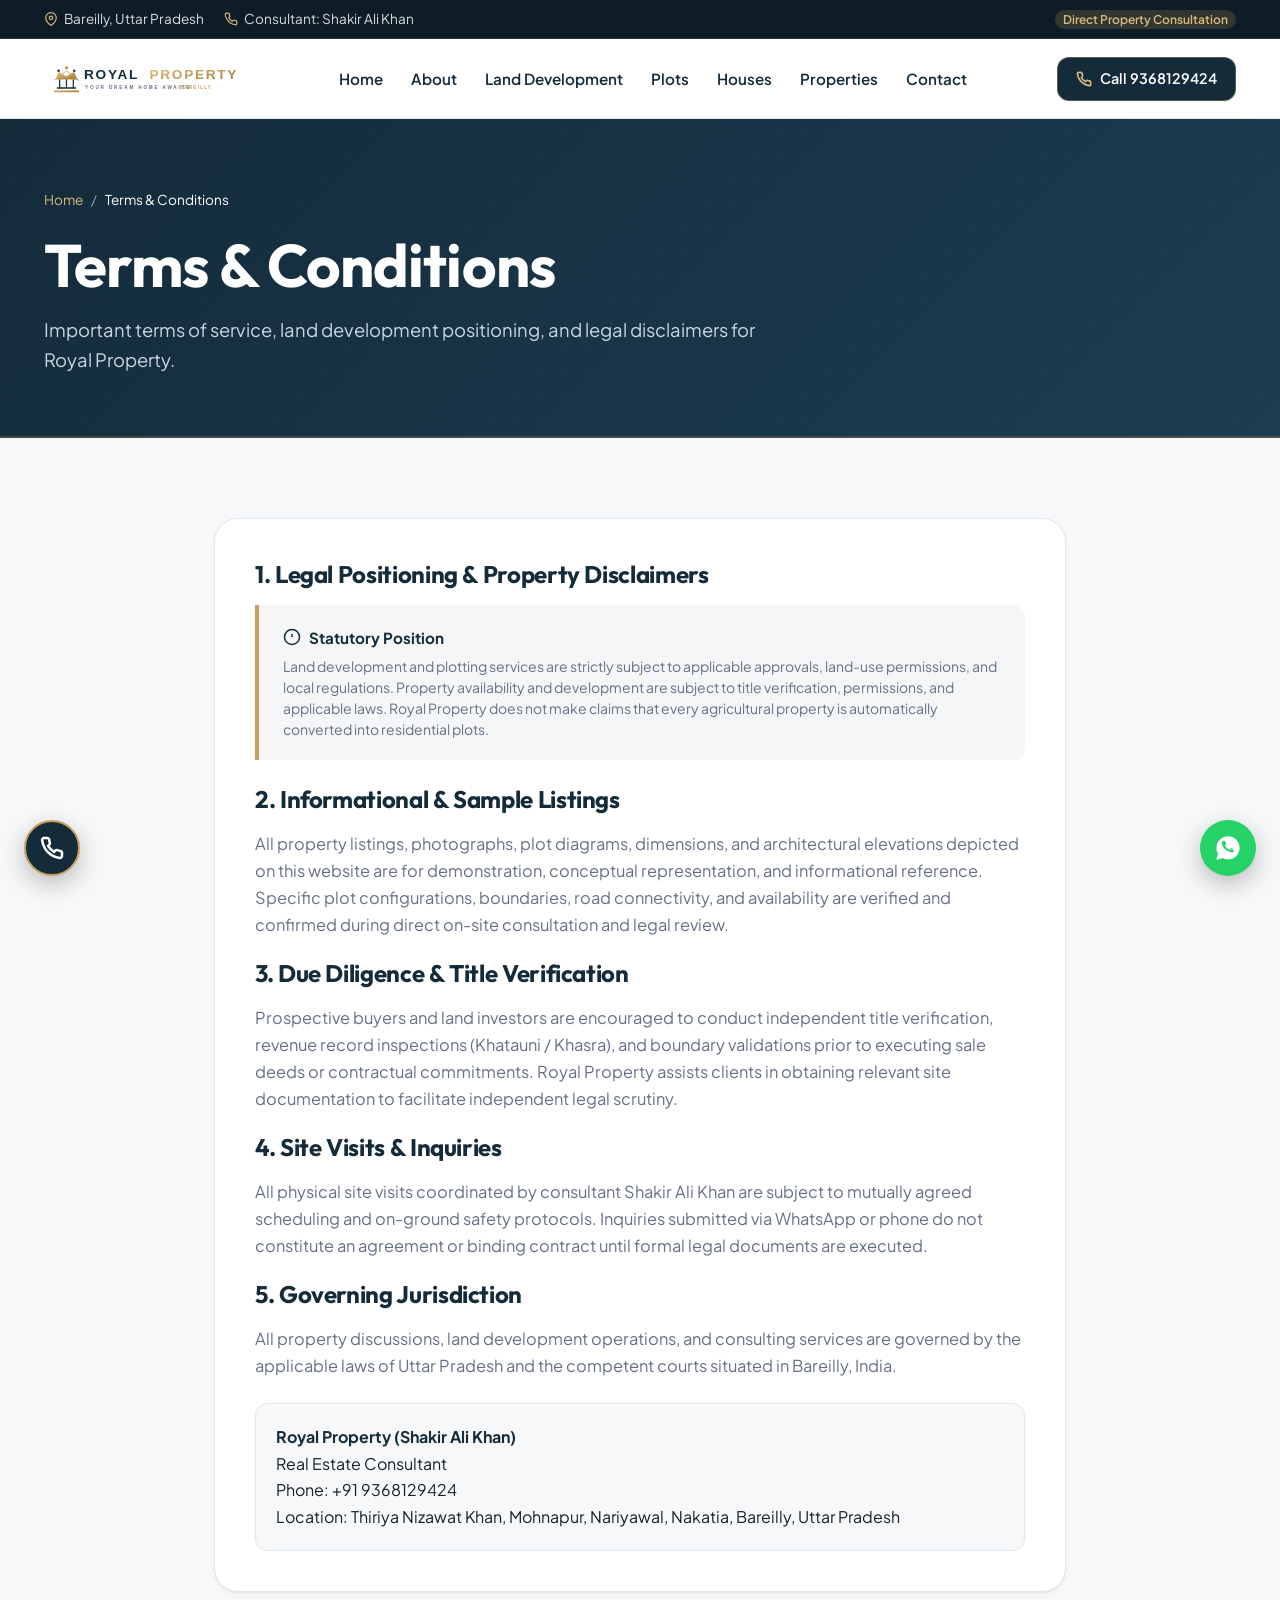
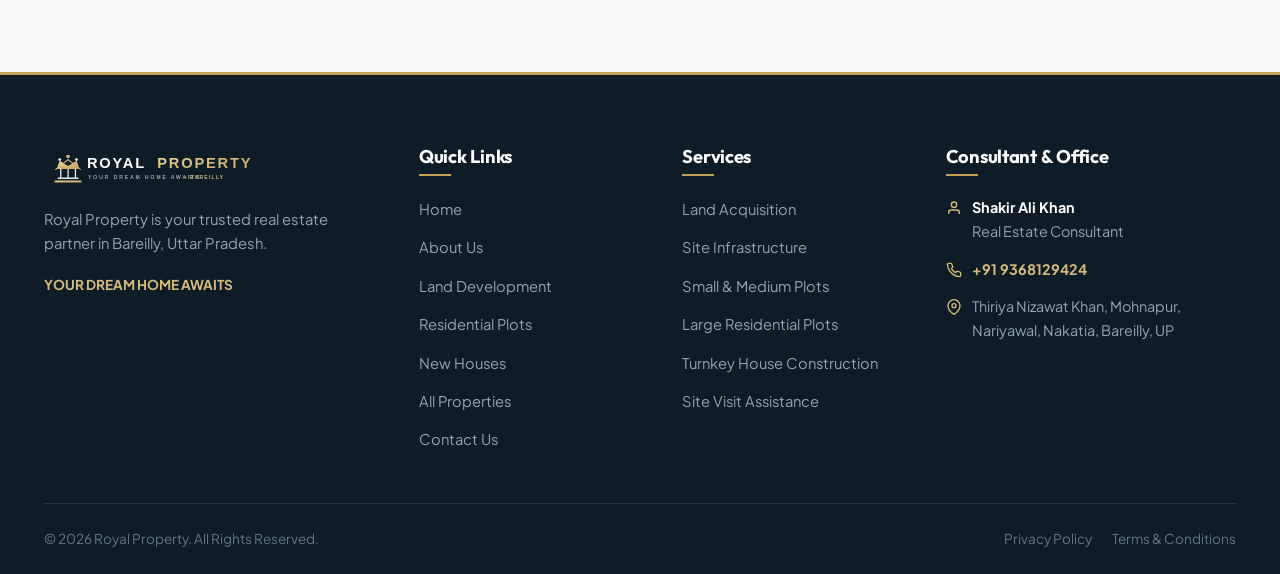
<file: terms.html>
<!DOCTYPE html>
<html lang="en">
<head>
  <meta charset="UTF-8">
  <meta name="viewport" content="width=device-width, initial-scale=1.0">
  <meta http-equiv="X-UA-Compatible" content="IE=edge">
  
  <!-- SEO Meta Tags -->
  <title>Terms & Conditions | Royal Property Bareilly</title>
  <meta name="title" content="Terms & Conditions | Royal Property Bareilly">
  <meta name="description" content="Terms & Conditions and Property Disclaimer for Royal Property Bareilly. Review our land development and property advisory policies.">
  <meta name="robots" content="noindex, follow">
  <link rel="canonical" href="https://YOUR-DOMAIN.com/terms.html">

  <!-- Favicons -->
  <link rel="icon" type="image/svg+xml" href="assets/images/favicon.svg">
  <link rel="alternate icon" href="favicon.ico">
  <link rel="apple-touch-icon" href="assets/images/favicon.png">

  <!-- Stylesheets -->
  <link rel="stylesheet" href="assets/css/style.css">
</head>
<body>
  <a href="#mainContent" class="skip-to-content">Skip to Main Content</a>

  <!-- Top Announcement Bar -->
  <div class="topbar">
    <div class="container">
      <div class="topbar-info">
        <div class="topbar-item">
          <svg viewBox="0 0 24 24" width="14" height="14" fill="none" stroke="currentColor" stroke-width="2"><path d="M21 10c0 7-9 13-9 13s-9-6-9-13a9 9 0 0118 0z"/><circle cx="12" cy="10" r="3"/></svg>
          <span>Bareilly, Uttar Pradesh</span>
        </div>
        <div class="topbar-item">
          <svg viewBox="0 0 24 24" width="14" height="14" fill="none" stroke="currentColor" stroke-width="2"><path d="M22 16.92v3a2 2 0 01-2.18 2 19.79 19.79 0 01-8.63-3.07 19.5 19.5 0 01-6-6 19.79 19.79 0 01-3.07-8.67A2 2 0 014.11 2h3a2 2 0 012 1.72 12.84 12.84 0 00.7 2.81 2 2 0 01-.45 2.11L8.09 9.91a16 16 0 006 6l1.27-1.27a2 2 0 012.11-.45 12.84 12.84 0 002.81.7A2 2 0 0122 16.92z"/></svg>
          <span>Consultant: Shakir Ali Khan</span>
        </div>
      </div>
      <div class="topbar-actions">
        <span class="topbar-badge">Direct Property Consultation</span>
      </div>
    </div>
  </div>

  <!-- Header -->
  <header class="site-header" id="siteHeader">
    <div class="container header-inner">
      <a href="index.html" class="site-logo" aria-label="Royal Property Homepage">
        <img src="assets/images/logo.svg" alt="Royal Property - Your Dream Home Awaits" width="220" height="48">
      </a>

      <nav class="desktop-nav" aria-label="Main Navigation">
        <ul class="nav-menu">
          <li><a href="index.html" class="nav-link">Home</a></li>
          <li><a href="about.html" class="nav-link">About</a></li>
          <li><a href="land-development.html" class="nav-link">Land Development</a></li>
          <li><a href="plots.html" class="nav-link">Plots</a></li>
          <li><a href="houses.html" class="nav-link">Houses</a></li>
          <li><a href="properties.html" class="nav-link">Properties</a></li>
          <li><a href="contact.html" class="nav-link">Contact</a></li>
        </ul>
      </nav>

      <div class="header-actions">
        <a href="tel:+919368129424" class="header-call-btn">
          <svg viewBox="0 0 24 24" width="16" height="16" fill="none" stroke="currentColor" stroke-width="2.5"><path d="M22 16.92v3a2 2 0 01-2.18 2 19.79 19.79 0 01-8.63-3.07 19.5 19.5 0 01-6-6 19.79 19.79 0 01-3.07-8.67A2 2 0 014.11 2h3a2 2 0 012 1.72 12.84 12.84 0 00.7 2.81 2 2 0 01-.45 2.11L8.09 9.91a16 16 0 006 6l1.27-1.27a2 2 0 012.11-.45 12.84 12.84 0 002.81.7A2 2 0 0122 16.92z"/></svg>
          <span>Call 9368129424</span>
        </a>
        <button class="mobile-toggle" aria-label="Toggle Navigation Menu" aria-expanded="false">
          <div class="hamburger-icon">
            <span></span>
            <span></span>
            <span></span>
          </div>
        </button>
      </div>
    </div>
  </header>

  <!-- Mobile Drawer -->
  <div class="mobile-drawer" id="mobileDrawer">
    <ul class="mobile-nav-list">
      <li><a href="index.html" class="mobile-nav-link">Home <span>→</span></a></li>
      <li><a href="about.html" class="mobile-nav-link">About Us <span>→</span></a></li>
      <li><a href="land-development.html" class="mobile-nav-link">Land Development <span>→</span></a></li>
      <li><a href="plots.html" class="mobile-nav-link">Residential Plots <span>→</span></a></li>
      <li><a href="houses.html" class="mobile-nav-link">New Houses <span>→</span></a></li>
      <li><a href="properties.html" class="mobile-nav-link">Explore Properties <span>→</span></a></li>
      <li><a href="contact.html" class="mobile-nav-link">Contact & Site Visits <span>→</span></a></li>
    </ul>
    <div class="mobile-drawer-footer">
      <a href="tel:+919368129424" class="btn btn-navy btn-lg" style="width: 100%;">Call 9368129424</a>
      <a href="https://wa.me/919368129424" class="btn btn-whatsapp btn-lg" target="_blank" rel="noopener">Chat on WhatsApp</a>
    </div>
  </div>

  <main id="mainContent">
    <!-- PAGE HERO -->
    <section class="page-hero">
      <div class="container">
        <nav class="breadcrumb-nav" aria-label="Breadcrumb">
          <a href="index.html">Home</a>
          <span>/</span>
          <span style="color: var(--color-white);">Terms & Conditions</span>
        </nav>
        <h1 class="page-hero-title">Terms & Conditions</h1>
        <p class="page-hero-subtitle">
          Important terms of service, land development positioning, and legal disclaimers for Royal Property.
        </p>
      </div>
    </section>

    <!-- TERMS CONTENT -->
    <section class="section">
      <div class="container container-narrow">
        <div style="background: var(--color-white); border: 1px solid var(--color-border); border-radius: var(--radius-xl); padding: 40px; box-shadow: var(--shadow-sm);">
          <h2 style="font-size: 1.5rem; margin-bottom: 16px;">1. Legal Positioning & Property Disclaimers</h2>
          <div class="legal-disclaimer-box" style="margin: 0 0 24px;">
            <div class="legal-disclaimer-title">
              <svg viewBox="0 0 24 24" width="18" height="18" fill="none" stroke="currentColor" stroke-width="2"><circle cx="12" cy="12" r="10"/><line x1="12" y1="8" x2="12" y2="12"/><line x1="12" y1="16" x2="12.01" y2="16"/></svg>
              Statutory Position
            </div>
            <p class="legal-disclaimer-text">
              Land development and plotting services are strictly subject to applicable approvals, land-use permissions, and local regulations. Property availability and development are subject to title verification, permissions, and applicable laws. Royal Property does not make claims that every agricultural property is automatically converted into residential plots.
            </p>
          </div>

          <h2 style="font-size: 1.5rem; margin-bottom: 16px;">2. Informational & Sample Listings</h2>
          <p style="margin-bottom: 20px;">
            All property listings, photographs, plot diagrams, dimensions, and architectural elevations depicted on this website are for demonstration, conceptual representation, and informational reference. Specific plot configurations, boundaries, road connectivity, and availability are verified and confirmed during direct on-site consultation and legal review.
          </p>

          <h2 style="font-size: 1.5rem; margin-bottom: 16px;">3. Due Diligence & Title Verification</h2>
          <p style="margin-bottom: 20px;">
            Prospective buyers and land investors are encouraged to conduct independent title verification, revenue record inspections (Khatauni / Khasra), and boundary validations prior to executing sale deeds or contractual commitments. Royal Property assists clients in obtaining relevant site documentation to facilitate independent legal scrutiny.
          </p>

          <h2 style="font-size: 1.5rem; margin-bottom: 16px;">4. Site Visits & Inquiries</h2>
          <p style="margin-bottom: 20px;">
            All physical site visits coordinated by consultant Shakir Ali Khan are subject to mutually agreed scheduling and on-ground safety protocols. Inquiries submitted via WhatsApp or phone do not constitute an agreement or binding contract until formal legal documents are executed.
          </p>

          <h2 style="font-size: 1.5rem; margin-bottom: 16px;">5. Governing Jurisdiction</h2>
          <p style="margin-bottom: 24px;">
            All property discussions, land development operations, and consulting services are governed by the applicable laws of Uttar Pradesh and the competent courts situated in Bareilly, India.
          </p>

          <div style="background: var(--color-bg-light); border-radius: var(--radius-md); padding: 20px; border: 1px solid var(--color-border);">
            <strong style="color: var(--color-primary-navy);">Royal Property (Shakir Ali Khan)</strong><br>
            <span>Real Estate Consultant</span><br>
            <span>Phone: +91 9368129424</span><br>
            <span>Location: Thiriya Nizawat Khan, Mohnapur, Nariyawal, Nakatia, Bareilly, Uttar Pradesh</span>
          </div>
        </div>
      </div>
    </section>
  </main>

  <!-- FLOATING CALL BUTTON (BOTTOM LEFT) -->
  <a href="tel:+919368129424" class="floating-btn floating-call-left" aria-label="Call 9368129424">
    <svg viewBox="0 0 24 24" width="24" height="24" fill="none" stroke="currentColor" stroke-width="2.5"><path d="M22 16.92v3a2 2 0 01-2.18 2 19.79 19.79 0 01-8.63-3.07 19.5 19.5 0 01-6-6 19.79 19.79 0 01-3.07-8.67A2 2 0 014.11 2h3a2 2 0 012 1.72 12.84 12.84 0 00.7 2.81 2 2 0 01-.45 2.11L8.09 9.91a16 16 0 006 6l1.27-1.27a2 2 0 012.11-.45 12.84 12.84 0 002.81.7A2 2 0 0122 16.92z"/></svg>
    <span class="floating-tooltip floating-tooltip-left">Call 9368129424</span>
  </a>

  <!-- FLOATING ACTIONS RIGHT (BACK-TO-TOP ABOVE WHATSAPP) -->
  <div class="floating-actions-right" aria-label="Quick Actions">
    <button type="button" class="floating-btn floating-back-to-top" id="backToTopBtn" aria-label="Scroll back to top">
      <svg viewBox="0 0 24 24" width="22" height="22" fill="none" stroke="currentColor" stroke-width="2.5"><polyline points="18 15 12 9 6 15"/></svg>
      <span class="floating-tooltip">Back to Top</span>
    </button>
    <a href="https://wa.me/919368129424" class="floating-btn floating-whatsapp" target="_blank" rel="noopener" aria-label="Chat on WhatsApp">
      <svg viewBox="0 0 24 24" width="28" height="28" fill="currentColor"><path d="M12.04 2c-5.46 0-9.91 4.45-9.91 9.91 0 1.75.46 3.45 1.32 4.95L2.05 22l5.25-1.38c1.45.79 3.08 1.21 4.74 1.21 5.46 0 9.91-4.45 9.91-9.91 0-2.65-1.03-5.14-2.9-7.01A9.816 9.816 0 0 0 12.04 2zM17.5 14.33c-.24.69-1.22 1.32-1.78 1.38-.51.05-1.18.08-3.41-.83-2.64-1.07-4.32-3.77-4.45-3.95-.13-.18-1.07-1.42-1.07-2.71 0-1.29.68-1.92.92-2.18.24-.26.53-.33.71-.33.18 0 .35 0 .5.01.16.01.38-.06.59.45.22.53.75 1.83.82 1.97.07.14.11.31.02.5-.09.18-.14.3-.28.46-.14.16-.3.35-.43.47-.14.14-.29.29-.12.58.17.29.74 1.22 1.59 1.98 1.09.97 2.01 1.27 2.3 1.41.29.14.46.12.63-.07.17-.19.74-.86.94-1.15.2-.29.4-.24.68-.14.28.1.1.77.89 2.15.89.07.14.11.24.11.33 0 .1-.05.58-.29 1.27z"/></svg>
      <span class="floating-tooltip">Chat on WhatsApp</span>
    </a>
  </div>

  <!-- Footer -->
  <footer class="site-footer">
    <div class="container">
      <div class="footer-grid">
        <div class="footer-brand">
          <img src="assets/images/logo-white.svg" alt="Royal Property Bareilly" width="220" height="48">
          <p>
            Royal Property is your trusted real estate partner in Bareilly, Uttar Pradesh.
          </p>
          <div style="margin-top: 18px; color: var(--color-gold-light); font-weight: 700; font-size: 0.85rem;">
            YOUR DREAM HOME AWAITS
          </div>
        </div>

        <div>
          <h4 class="footer-heading">Quick Links</h4>
          <ul class="footer-links">
            <li><a href="index.html" class="footer-link">Home</a></li>
            <li><a href="about.html" class="footer-link">About Us</a></li>
            <li><a href="land-development.html" class="footer-link">Land Development</a></li>
            <li><a href="plots.html" class="footer-link">Residential Plots</a></li>
            <li><a href="houses.html" class="footer-link">New Houses</a></li>
            <li><a href="properties.html" class="footer-link">All Properties</a></li>
            <li><a href="contact.html" class="footer-link">Contact Us</a></li>
          </ul>
        </div>

        <div>
          <h4 class="footer-heading">Services</h4>
          <ul class="footer-links">
            <li><a href="land-development.html" class="footer-link">Land Acquisition</a></li>
            <li><a href="land-development.html" class="footer-link">Site Infrastructure</a></li>
            <li><a href="plots.html" class="footer-link">Small & Medium Plots</a></li>
            <li><a href="plots.html" class="footer-link">Large Residential Plots</a></li>
            <li><a href="houses.html" class="footer-link">Turnkey House Construction</a></li>
            <li><a href="contact.html" class="footer-link">Site Visit Assistance</a></li>
          </ul>
        </div>

        <div>
          <h4 class="footer-heading">Consultant & Office</h4>
          <div class="footer-contact-list">
            <div class="footer-contact-item">
              <svg viewBox="0 0 24 24" width="16" height="16" fill="none" stroke="currentColor" stroke-width="2"><path d="M20 21v-2a4 4 0 0 0-4-4H8a4 4 0 0 0-4 4v2"/><circle cx="12" cy="7" r="4"/></svg>
              <div>
                <strong style="color: #FFFFFF;">Shakir Ali Khan</strong><br>
                <span>Real Estate Consultant</span>
              </div>
            </div>

            <div class="footer-contact-item">
              <svg viewBox="0 0 24 24" width="16" height="16" fill="none" stroke="currentColor" stroke-width="2"><path d="M22 16.92v3a2 2 0 01-2.18 2 19.79 19.79 0 01-8.63-3.07 19.5 19.5 0 01-6-6 19.79 19.79 0 01-3.07-8.67A2 2 0 014.11 2h3a2 2 0 012 1.72 12.84 12.84 0 00.7 2.81 2 2 0 01-.45 2.11L8.09 9.91a16 16 0 006 6l1.27-1.27a2 2 0 012.11-.45 12.84 12.84 0 002.81.7A2 2 0 0122 16.92z"/></svg>
              <div>
                <a href="tel:+919368129424" style="color: var(--color-gold-light); font-weight: 700;">+91 9368129424</a>
              </div>
            </div>

            <div class="footer-contact-item">
              <svg viewBox="0 0 24 24" width="16" height="16" fill="none" stroke="currentColor" stroke-width="2"><path d="M21 10c0 7-9 13-9 13s-9-6-9-13a9 9 0 0118 0z"/><circle cx="12" cy="10" r="3"/></svg>
              <div>
                <span>Thiriya Nizawat Khan, Mohnapur, Nariyawal, Nakatia, Bareilly, UP</span>
              </div>
            </div>
          </div>
        </div>
      </div>

      <div class="footer-bottom">
        <div class="container" style="padding: 0;">
          <div>© 2026 Royal Property. All Rights Reserved.</div>
          <div class="footer-legal-links">
            <a href="privacy-policy.html">Privacy Policy</a>
            <a href="terms.html">Terms & Conditions</a>
          </div>
        </div>
      </div>
    </div>
  </footer>

  <script src="assets/js/main.js"></script>
</body>
</html>
</file>
<file: assets/css/style.css>
/* ==========================================================================
   ROYAL PROPERTY - MASTER STYLESHEET
   Brand: Royal Property | Tagline: Your Dream Home Awaits
   Location: Bareilly, Uttar Pradesh, India
   Consultant: Shakir Ali Khan (Phone: +91 9368129424)
   ========================================================================== */

@import url('https://fonts.googleapis.com/css2?family=Outfit:wght@400;500;600;700;800&family=Plus+Jakarta+Sans:wght@300;400;500;600;700;800&display=swap');

/* --- CSS Variables & Design Tokens --- */
:root {
  /* Brand Colors */
  --color-primary-navy: #142B3A;
  --color-royal-navy: #1C3D52;
  --color-navy-dark: #0D1C27;
  --color-navy-light: #2A516C;
  --color-gold: #C6A15B;
  --color-gold-light: #D8BB7A;
  --color-gold-dark: #9E7833;
  --color-gold-bg: rgba(198, 161, 91, 0.08);
  --color-gold-border: rgba(198, 161, 91, 0.25);
  
  /* Neutral Colors */
  --color-bg-light: #F7F8FA;
  --color-white: #FFFFFF;
  --color-text-dark: #17212B;
  --color-text-muted: #667085;
  --color-text-light: #94A3B8;
  --color-border: #E2E8F0;
  --color-border-subtle: #EDF2F7;
  
  /* Status Colors */
  --color-success: #159A72;
  --color-success-bg: rgba(21, 154, 114, 0.1);
  --color-whatsapp: #25D366;
  --color-whatsapp-dark: #1EBE5B;
  
  /* Typography */
  --font-heading: 'Outfit', -apple-system, BlinkMacSystemFont, 'Segoe UI', Roboto, sans-serif;
  --font-body: 'Plus Jakarta Sans', -apple-system, BlinkMacSystemFont, 'Segoe UI', Roboto, sans-serif;
  
  /* Spacing Scale */
  --spacing-xs: 0.25rem;
  --spacing-sm: 0.5rem;
  --spacing-md: 1rem;
  --spacing-lg: 1.5rem;
  --spacing-xl: 2rem;
  --spacing-2xl: 3rem;
  --spacing-3xl: 5rem;
  
  /* Radius */
  --radius-sm: 6px;
  --radius-md: 12px;
  --radius-lg: 18px;
  --radius-xl: 24px;
  --radius-full: 9999px;
  
  /* Shadows */
  --shadow-sm: 0 2px 4px rgba(20, 43, 58, 0.04), 0 1px 2px rgba(20, 43, 58, 0.06);
  --shadow-md: 0 6px 16px rgba(20, 43, 58, 0.08), 0 2px 6px rgba(20, 43, 58, 0.04);
  --shadow-lg: 0 16px 36px rgba(20, 43, 58, 0.1), 0 4px 12px rgba(20, 43, 58, 0.05);
  --shadow-xl: 0 24px 50px rgba(20, 43, 58, 0.15), 0 8px 20px rgba(20, 43, 58, 0.08);
  --shadow-gold: 0 8px 24px rgba(198, 161, 91, 0.25);
  --shadow-navy: 0 12px 30px rgba(20, 43, 58, 0.25);
  
  /* Transitions */
  --transition-fast: 0.2s cubic-bezier(0.16, 1, 0.3, 1);
  --transition-normal: 0.35s cubic-bezier(0.16, 1, 0.3, 1);
  --transition-slow: 0.6s cubic-bezier(0.16, 1, 0.3, 1);
  
  /* Header Height */
  --header-height: 80px;
  --topbar-height: 40px;
}

/* --- Base & Reset --- */
*, *::before, *::after {
  box-sizing: border-box;
  margin: 0;
  padding: 0;
}

html {
  scroll-behavior: smooth;
  font-size: 16px;
  -webkit-text-size-adjust: 100%;
}

body {
  font-family: var(--font-body);
  font-size: 1rem;
  line-height: 1.65;
  color: var(--color-text-dark);
  background-color: var(--color-bg-light);
  overflow-x: hidden;
  -webkit-font-smoothing: antialiased;
  -moz-osx-font-smoothing: grayscale;
}

img, svg, picture {
  display: block;
  max-width: 100%;
  height: auto;
}

a {
  color: inherit;
  text-decoration: none;
  transition: color var(--transition-fast);
}

button, input, select, textarea {
  font: inherit;
}

ul, ol {
  list-style: none;
}

h1, h2, h3, h4, h5, h6 {
  font-family: var(--font-heading);
  color: var(--color-primary-navy);
  line-height: 1.25;
  font-weight: 700;
  letter-spacing: -0.015em;
}

h1 { font-size: clamp(2.2rem, 5vw, 3.75rem); }
h2 { font-size: clamp(1.75rem, 3.5vw, 2.6rem); }
h3 { font-size: clamp(1.35rem, 2.5vw, 1.75rem); }
h4 { font-size: 1.2rem; }

p {
  color: var(--color-text-muted);
  font-size: 1.025rem;
}

/* Accessibility Skip Link */
.skip-to-content {
  position: absolute;
  top: -60px;
  left: 20px;
  background: var(--color-gold);
  color: var(--color-primary-navy);
  padding: 10px 18px;
  font-weight: 700;
  border-radius: var(--radius-sm);
  z-index: 9999;
  transition: top var(--transition-fast);
}
.skip-to-content:focus {
  top: 15px;
}

/* Container & Layout */
.container {
  width: 100%;
  max-width: 1240px;
  margin-left: auto;
  margin-right: auto;
  padding-left: 24px;
  padding-right: 24px;
}

.container-wide {
  max-width: 1360px;
}

.container-narrow {
  max-width: 900px;
}

.section {
  padding-top: var(--spacing-3xl);
  padding-bottom: var(--spacing-3xl);
  position: relative;
}

.section-dark {
  background-color: var(--color-primary-navy);
  color: var(--color-white);
}

.section-dark h1, .section-dark h2, .section-dark h3, .section-dark h4 {
  color: var(--color-white);
}

.section-dark p {
  color: #CBD5E1;
}

.section-subtle {
  background-color: #FFFFFF;
}

/* Section Header */
.section-header {
  text-align: center;
  max-width: 760px;
  margin: 0 auto var(--spacing-2xl);
}

.section-header.text-left {
  text-align: left;
  margin-left: 0;
}

.section-badge {
  display: inline-flex;
  align-items: center;
  gap: 8px;
  background: var(--color-gold-bg);
  border: 1px solid var(--color-gold-border);
  color: var(--color-gold-dark);
  padding: 6px 16px;
  border-radius: var(--radius-full);
  font-size: 0.825rem;
  font-weight: 700;
  text-transform: uppercase;
  letter-spacing: 0.08em;
  margin-bottom: 14px;
}

.section-dark .section-badge {
  background: rgba(216, 187, 122, 0.12);
  border-color: rgba(216, 187, 122, 0.3);
  color: var(--color-gold-light);
}

.section-title {
  margin-bottom: 16px;
}

.section-desc {
  font-size: 1.1rem;
  color: var(--color-text-muted);
}

/* ==========================================================================
   BUTTONS & CTAS
   ========================================================================== */
.btn {
  display: inline-flex;
  align-items: center;
  justify-content: center;
  gap: 10px;
  padding: 13px 26px;
  border-radius: var(--radius-md);
  font-family: var(--font-body);
  font-size: 0.975rem;
  font-weight: 600;
  cursor: pointer;
  border: 1px solid transparent;
  transition: all var(--transition-normal);
  text-align: center;
  white-space: nowrap;
}

.btn-primary {
  background: linear-gradient(135deg, var(--color-gold-light), var(--color-gold));
  color: var(--color-primary-navy);
  box-shadow: 0 4px 14px rgba(198, 161, 91, 0.3);
}

.btn-primary:hover {
  background: linear-gradient(135deg, #E2C98A, #B58F48);
  transform: translateY(-2px);
  box-shadow: 0 8px 22px rgba(198, 161, 91, 0.4);
}

.btn-navy {
  background: var(--color-primary-navy);
  color: var(--color-white);
  box-shadow: 0 4px 14px rgba(20, 43, 58, 0.25);
}

.btn-navy:hover {
  background: var(--color-royal-navy);
  transform: translateY(-2px);
  box-shadow: 0 8px 20px rgba(20, 43, 58, 0.35);
  color: var(--color-gold-light);
}

.btn-outline {
  background: transparent;
  border-color: var(--color-primary-navy);
  color: var(--color-primary-navy);
}

.btn-outline:hover {
  background: var(--color-primary-navy);
  color: var(--color-white);
  transform: translateY(-2px);
}

.btn-outline-white {
  background: rgba(255, 255, 255, 0.08);
  border-color: rgba(255, 255, 255, 0.3);
  color: var(--color-white);
  backdrop-filter: blur(8px);
}

.btn-outline-white:hover {
  background: var(--color-white);
  border-color: var(--color-white);
  color: var(--color-primary-navy);
  transform: translateY(-2px);
}

.btn-whatsapp {
  background: #25D366;
  color: #FFFFFF;
  box-shadow: 0 4px 14px rgba(37, 211, 102, 0.3);
}

.btn-whatsapp:hover {
  background: #1EBE5B;
  transform: translateY(-2px);
  box-shadow: 0 8px 22px rgba(37, 211, 102, 0.4);
  color: #FFFFFF;
}

.btn-sm {
  padding: 8px 16px;
  font-size: 0.875rem;
  border-radius: var(--radius-sm);
}

.btn-lg {
  padding: 16px 32px;
  font-size: 1.05rem;
  border-radius: var(--radius-md);
}

/* ==========================================================================
   TOP BAR & HEADER
   ========================================================================== */
.topbar {
  background: var(--color-navy-dark);
  color: rgba(255, 255, 255, 0.85);
  font-size: 0.85rem;
  padding: 8px 0;
  border-bottom: 1px solid rgba(198, 161, 91, 0.2);
}

.topbar .container {
  display: flex;
  justify-content: space-between;
  align-items: center;
}

.topbar-info {
  display: flex;
  align-items: center;
  gap: 20px;
}

.topbar-item {
  display: flex;
  align-items: center;
  gap: 6px;
}

.topbar-item svg {
  color: var(--color-gold-light);
  width: 14px;
  height: 14px;
}

.topbar-badge {
  background: rgba(198, 161, 91, 0.2);
  color: var(--color-gold-light);
  padding: 2px 8px;
  border-radius: var(--radius-full);
  font-size: 0.75rem;
  font-weight: 600;
}

/* Main Navigation Header */
.site-header {
  position: sticky;
  top: 0;
  left: 0;
  width: 100%;
  z-index: 1000;
  background: rgba(255, 255, 255, 0.95);
  backdrop-filter: blur(14px);
  -webkit-backdrop-filter: blur(14px);
  border-bottom: 1px solid var(--color-border);
  transition: all var(--transition-normal);
  height: var(--header-height);
  display: flex;
  align-items: center;
}

.site-header.scrolled {
  background: rgba(255, 255, 255, 0.98);
  box-shadow: 0 8px 24px rgba(20, 43, 58, 0.08);
  border-bottom-color: rgba(198, 161, 91, 0.2);
}

.header-inner {
  display: flex;
  align-items: center;
  justify-content: space-between;
}

.site-logo {
  display: flex;
  align-items: center;
  height: 48px;
}

.site-logo img {
  height: 44px;
  width: auto;
}

/* Nav Menu */
.nav-menu {
  display: flex;
  align-items: center;
  gap: 28px;
}

.nav-link {
  font-weight: 600;
  font-size: 0.95rem;
  color: var(--color-primary-navy);
  padding: 8px 0;
  position: relative;
  transition: color var(--transition-fast);
}

.nav-link::after {
  content: '';
  position: absolute;
  bottom: 0;
  left: 0;
  width: 0;
  height: 2px;
  background: var(--color-gold);
  transition: width var(--transition-fast);
  border-radius: 2px;
}

.nav-link:hover, .nav-link.active {
  color: var(--color-gold-dark);
}

.nav-link:hover::after, .nav-link.active::after {
  width: 100%;
}

.header-actions {
  display: flex;
  align-items: center;
  gap: 14px;
}

.header-call-btn {
  display: inline-flex;
  align-items: center;
  gap: 8px;
  background: var(--color-primary-navy);
  color: var(--color-white);
  padding: 9px 18px;
  border-radius: var(--radius-md);
  font-weight: 600;
  font-size: 0.9rem;
  border: 1px solid rgba(198, 161, 91, 0.4);
}

.header-call-btn:hover {
  background: var(--color-royal-navy);
  color: var(--color-gold-light);
  box-shadow: 0 4px 12px rgba(20, 43, 58, 0.2);
}

.header-call-btn svg {
  color: var(--color-gold-light);
}

/* Mobile Hamburger Toggle */
.mobile-toggle {
  display: none;
  background: transparent;
  border: none;
  cursor: pointer;
  padding: 8px;
  color: var(--color-primary-navy);
}

.hamburger-icon {
  width: 26px;
  height: 20px;
  position: relative;
  display: flex;
  flex-direction: column;
  justify-content: space-between;
}

.hamburger-icon span {
  display: block;
  height: 2.5px;
  width: 100%;
  background: var(--color-primary-navy);
  border-radius: 2px;
  transition: all var(--transition-normal);
}

.mobile-toggle.active .hamburger-icon span:nth-child(1) {
  transform: translateY(8.5px) rotate(45deg);
}

.mobile-toggle.active .hamburger-icon span:nth-child(2) {
  opacity: 0;
}

.mobile-toggle.active .hamburger-icon span:nth-child(3) {
  transform: translateY(-8.5px) rotate(-45deg);
}

/* Mobile Nav Drawer */
.mobile-drawer {
  position: fixed;
  top: var(--header-height);
  left: 0;
  width: 100%;
  height: calc(100vh - var(--header-height));
  background: var(--color-white);
  z-index: 999;
  padding: 30px 24px;
  display: flex;
  flex-direction: column;
  justify-content: space-between;
  transform: translateX(100%);
  transition: transform var(--transition-normal);
  overflow-y: auto;
  border-top: 1px solid var(--color-border);
}

.mobile-drawer.open {
  transform: translateX(0);
}

.mobile-nav-list {
  display: flex;
  flex-direction: column;
  gap: 16px;
}

.mobile-nav-link {
  font-family: var(--font-heading);
  font-size: 1.25rem;
  font-weight: 600;
  color: var(--color-primary-navy);
  padding: 10px 0;
  border-bottom: 1px solid var(--color-border-subtle);
  display: flex;
  justify-content: space-between;
  align-items: center;
}

.mobile-nav-link.active {
  color: var(--color-gold-dark);
  font-weight: 700;
}

.mobile-drawer-footer {
  margin-top: 30px;
  display: flex;
  flex-direction: column;
  gap: 12px;
}

/* ==========================================================================
   HERO SECTION
   ========================================================================== */
.hero {
  position: relative;
  min-height: 85vh;
  display: flex;
  align-items: center;
  background-color: var(--color-primary-navy);
  overflow: hidden;
  padding: 90px 0;
}

.hero-bg-wrapper {
  position: absolute;
  inset: 0;
  z-index: 1;
}

.hero-bg-image {
  width: 100%;
  height: 100%;
  object-fit: cover;
  object-position: center;
  filter: brightness(0.85);
  transform: scale(1.02);
  transition: transform 8s ease-out;
}

.hero:hover .hero-bg-image {
  transform: scale(1.06);
}

.hero-overlay {
  position: absolute;
  inset: 0;
  background: linear-gradient(
    90deg,
    rgba(13, 28, 39, 0.94) 0%,
    rgba(20, 43, 58, 0.88) 45%,
    rgba(28, 61, 82, 0.65) 100%
  );
  z-index: 2;
}

.hero-overlay-pattern {
  position: absolute;
  inset: 0;
  background-image: radial-gradient(rgba(198, 161, 91, 0.12) 1px, transparent 1px);
  background-size: 28px 28px;
  z-index: 2;
  opacity: 0.6;
}

.hero .container {
  position: relative;
  z-index: 3;
}

.hero-grid {
  display: grid;
  grid-template-columns: 1.2fr 0.8fr;
  gap: 48px;
  align-items: center;
}

.hero-content {
  max-width: 650px;
}

.hero-tag {
  display: inline-flex;
  align-items: center;
  gap: 8px;
  background: rgba(198, 161, 91, 0.18);
  border: 1px solid rgba(216, 187, 122, 0.4);
  color: var(--color-gold-light);
  padding: 7px 18px;
  border-radius: var(--radius-full);
  font-size: 0.85rem;
  font-weight: 700;
  letter-spacing: 0.06em;
  margin-bottom: 20px;
  backdrop-filter: blur(10px);
}

.hero-title {
  color: var(--color-white);
  margin-bottom: 20px;
  font-weight: 800;
  line-height: 1.15;
}

.hero-title .text-gold {
  background: linear-gradient(135deg, #F2DDA4, #D8BB7A, #C6A15B);
  -webkit-background-clip: text;
  -webkit-text-fill-color: transparent;
  display: inline;
}

.hero-subtitle {
  color: #E2E8F0;
  font-size: 1.15rem;
  line-height: 1.6;
  margin-bottom: 34px;
}

.hero-ctas {
  display: flex;
  flex-wrap: wrap;
  gap: 16px;
  margin-bottom: 40px;
}

.hero-highlights {
  display: flex;
  flex-wrap: wrap;
  gap: 24px;
  padding-top: 24px;
  border-top: 1px solid rgba(255, 255, 255, 0.15);
}

.hero-highlight-item {
  display: flex;
  align-items: center;
  gap: 10px;
  color: var(--color-white);
  font-size: 0.9rem;
  font-weight: 600;
}

.hero-highlight-item svg {
  color: var(--color-gold-light);
  flex-shrink: 0;
}

/* Floating Hero Card */
.hero-card {
  background: rgba(255, 255, 255, 0.1);
  backdrop-filter: blur(20px);
  -webkit-backdrop-filter: blur(20px);
  border: 1px solid rgba(216, 187, 122, 0.35);
  border-radius: var(--radius-xl);
  padding: 32px;
  color: var(--color-white);
  box-shadow: 0 20px 50px rgba(0, 0, 0, 0.3);
  position: relative;
  overflow: hidden;
}

.hero-card::before {
  content: '';
  position: absolute;
  top: 0;
  left: 0;
  width: 100%;
  height: 4px;
  background: linear-gradient(90deg, var(--color-gold-light), var(--color-gold));
}

.hero-card-header {
  display: flex;
  justify-content: space-between;
  align-items: flex-start;
  margin-bottom: 20px;
}

.hero-card-badge {
  background: rgba(21, 154, 114, 0.2);
  color: #34D399;
  border: 1px solid rgba(52, 211, 153, 0.3);
  padding: 4px 12px;
  border-radius: var(--radius-full);
  font-size: 0.75rem;
  font-weight: 700;
  text-transform: uppercase;
  letter-spacing: 0.05em;
}

.hero-card-title {
  font-size: 1.35rem;
  color: var(--color-white);
  margin-bottom: 6px;
}

.hero-card-location {
  color: #CBD5E1;
  font-size: 0.9rem;
  display: flex;
  align-items: center;
  gap: 6px;
}

.hero-card-features {
  display: grid;
  grid-template-columns: repeat(2, 1fr);
  gap: 14px;
  margin: 22px 0;
  padding: 16px 0;
  border-top: 1px solid rgba(255, 255, 255, 0.12);
  border-bottom: 1px solid rgba(255, 255, 255, 0.12);
}

.hero-card-feat-item {
  display: flex;
  flex-direction: column;
}

.hero-card-feat-label {
  font-size: 0.75rem;
  text-transform: uppercase;
  letter-spacing: 0.05em;
  color: var(--color-gold-light);
}

.hero-card-feat-val {
  font-size: 0.95rem;
  font-weight: 600;
  color: var(--color-white);
}

/* Page Inner Hero */
.page-hero {
  background: linear-gradient(135deg, var(--color-primary-navy) 0%, var(--color-royal-navy) 100%);
  color: var(--color-white);
  padding: 70px 0 60px;
  position: relative;
  overflow: hidden;
  border-bottom: 2px solid var(--color-gold-border);
}

.page-hero::after {
  content: '';
  position: absolute;
  inset: 0;
  background-image: radial-gradient(rgba(198, 161, 91, 0.12) 1px, transparent 1px);
  background-size: 24px 24px;
  opacity: 0.4;
  pointer-events: none;
}

.page-hero .container {
  position: relative;
  z-index: 2;
}

.breadcrumb-nav {
  display: flex;
  align-items: center;
  gap: 8px;
  font-size: 0.85rem;
  margin-bottom: 16px;
  color: #94A3B8;
}

.breadcrumb-nav a {
  color: var(--color-gold-light);
}

.breadcrumb-nav a:hover {
  text-decoration: underline;
}

.page-hero-title {
  color: var(--color-white);
  margin-bottom: 12px;
}

.page-hero-subtitle {
  color: #CBD5E1;
  font-size: 1.15rem;
  max-width: 720px;
}

/* ==========================================================================
   TRUST / VALUE SECTION (4 PILLARS)
   ========================================================================== */
.trust-grid {
  display: grid;
  grid-template-columns: repeat(4, 1fr);
  gap: 24px;
}

.trust-card {
  background: var(--color-white);
  border: 1px solid var(--color-border);
  border-radius: var(--radius-lg);
  padding: 32px 24px;
  position: relative;
  transition: all var(--transition-normal);
  box-shadow: var(--shadow-sm);
  display: flex;
  flex-direction: column;
}

.trust-card::before {
  content: '';
  position: absolute;
  top: 0;
  left: 0;
  width: 100%;
  height: 3px;
  background: linear-gradient(90deg, var(--color-gold-light), var(--color-gold));
  border-top-left-radius: var(--radius-lg);
  border-top-right-radius: var(--radius-lg);
  opacity: 0;
  transition: opacity var(--transition-fast);
}

.trust-card:hover {
  transform: translateY(-6px);
  box-shadow: var(--shadow-lg);
  border-color: var(--color-gold-border);
}

.trust-card:hover::before {
  opacity: 1;
}

.trust-icon-box {
  width: 56px;
  height: 56px;
  border-radius: var(--radius-md);
  background: var(--color-gold-bg);
  border: 1px solid var(--color-gold-border);
  display: flex;
  align-items: center;
  justify-content: center;
  color: var(--color-gold-dark);
  margin-bottom: 20px;
  transition: transform var(--transition-fast);
}

.trust-card:hover .trust-icon-box {
  transform: scale(1.08);
  background: var(--color-primary-navy);
  color: var(--color-gold-light);
  border-color: var(--color-primary-navy);
}

.trust-number {
  font-size: 0.75rem;
  font-weight: 800;
  letter-spacing: 0.08em;
  color: var(--color-gold-dark);
  text-transform: uppercase;
  margin-bottom: 6px;
}

.trust-title {
  font-size: 1.2rem;
  margin-bottom: 10px;
  color: var(--color-primary-navy);
}

.trust-text {
  font-size: 0.925rem;
  line-height: 1.55;
  color: var(--color-text-muted);
}

/* ==========================================================================
   ABOUT TEASER & SPLIT SECTION
   ========================================================================== */
.split-grid {
  display: grid;
  grid-template-columns: 1fr 1fr;
  gap: 56px;
  align-items: center;
}

.split-image-wrapper {
  position: relative;
  border-radius: var(--radius-xl);
  overflow: hidden;
  box-shadow: var(--shadow-xl);
  border: 1px solid var(--color-border);
}

.split-image {
  width: 100%;
  height: auto;
  aspect-ratio: 4/3;
  object-fit: cover;
  transition: transform var(--transition-slow);
}

.split-image-wrapper:hover .split-image {
  transform: scale(1.03);
}

.split-badge-floating {
  position: absolute;
  bottom: 24px;
  right: 24px;
  background: rgba(20, 43, 58, 0.95);
  backdrop-filter: blur(12px);
  border: 1px solid var(--color-gold);
  border-radius: var(--radius-lg);
  padding: 16px 20px;
  color: var(--color-white);
  box-shadow: var(--shadow-navy);
  max-width: 240px;
}

.split-badge-title {
  font-size: 0.9rem;
  font-weight: 700;
  color: var(--color-gold-light);
  margin-bottom: 4px;
}

.split-badge-text {
  font-size: 0.8rem;
  color: #E2E8F0;
  line-height: 1.4;
}

.stats-grid {
  display: grid;
  grid-template-columns: repeat(2, 1fr);
  gap: 20px;
  margin: 32px 0 24px;
}

.stat-item {
  background: var(--color-bg-light);
  border: 1px solid var(--color-border);
  border-radius: var(--radius-md);
  padding: 18px;
}

.stat-label {
  font-size: 1.05rem;
  font-weight: 700;
  color: var(--color-primary-navy);
  margin-bottom: 4px;
  display: flex;
  align-items: center;
  gap: 8px;
}

.stat-label svg {
  color: var(--color-gold);
}

.stat-desc {
  font-size: 0.875rem;
  color: var(--color-text-muted);
}

/* ==========================================================================
   PROPERTY CARDS & GRID
   ========================================================================== */
.property-grid {
  display: grid;
  grid-template-columns: repeat(3, 1fr);
  gap: 30px;
}

.property-card {
  background: var(--color-white);
  border: 1px solid var(--color-border);
  border-radius: var(--radius-lg);
  overflow: hidden;
  box-shadow: var(--shadow-sm);
  transition: all var(--transition-normal);
  display: flex;
  flex-direction: column;
}

.property-card:hover {
  transform: translateY(-8px);
  box-shadow: var(--shadow-xl);
  border-color: var(--color-gold-border);
}

.property-img-container {
  position: relative;
  width: 100%;
  aspect-ratio: 16/10;
  overflow: hidden;
  background-color: var(--color-primary-navy);
}

.property-img {
  width: 100%;
  height: 100%;
  object-fit: cover;
  transition: transform var(--transition-slow);
}

.property-card:hover .property-img {
  transform: scale(1.06);
}

.property-badge-type {
  position: absolute;
  top: 14px;
  left: 14px;
  background: rgba(20, 43, 58, 0.9);
  backdrop-filter: blur(8px);
  color: var(--color-white);
  padding: 5px 12px;
  border-radius: var(--radius-full);
  font-size: 0.75rem;
  font-weight: 700;
  border: 1px solid rgba(198, 161, 91, 0.4);
  text-transform: uppercase;
  letter-spacing: 0.04em;
}

.property-badge-demo {
  position: absolute;
  top: 14px;
  right: 14px;
  background: rgba(198, 161, 91, 0.95);
  color: var(--color-primary-navy);
  padding: 4px 10px;
  border-radius: var(--radius-full);
  font-size: 0.7rem;
  font-weight: 800;
  letter-spacing: 0.04em;
  text-transform: uppercase;
}

.property-body {
  padding: 24px;
  display: flex;
  flex-direction: column;
  flex-grow: 1;
}

.property-location {
  display: flex;
  align-items: center;
  gap: 6px;
  font-size: 0.85rem;
  color: var(--color-gold-dark);
  font-weight: 600;
  margin-bottom: 8px;
}

.property-location svg {
  flex-shrink: 0;
}

.property-card-title {
  font-size: 1.25rem;
  margin-bottom: 10px;
  color: var(--color-primary-navy);
}

.property-desc {
  font-size: 0.92rem;
  color: var(--color-text-muted);
  line-height: 1.5;
  margin-bottom: 18px;
  flex-grow: 1;
}

.property-specs {
  display: grid;
  grid-template-columns: repeat(2, 1fr);
  gap: 10px;
  padding: 14px 0;
  border-top: 1px solid var(--color-border-subtle);
  border-bottom: 1px solid var(--color-border-subtle);
  margin-bottom: 18px;
  font-size: 0.85rem;
}

.spec-item {
  display: flex;
  align-items: center;
  gap: 6px;
  color: var(--color-text-dark);
}

.spec-item svg {
  color: var(--color-gold);
  flex-shrink: 0;
}

.property-footer {
  display: flex;
  align-items: center;
  justify-content: space-between;
  gap: 12px;
}

.property-price-tag {
  display: flex;
  flex-direction: column;
}

.price-label {
  font-size: 0.75rem;
  text-transform: uppercase;
  color: var(--color-text-muted);
  font-weight: 600;
}

.price-value {
  font-size: 1.05rem;
  font-weight: 700;
  color: var(--color-primary-navy);
}

/* Filter Controls */
.filter-wrapper {
  background: var(--color-white);
  border: 1px solid var(--color-border);
  border-radius: var(--radius-xl);
  padding: 24px;
  margin-bottom: 40px;
  box-shadow: var(--shadow-sm);
}

.filter-grid {
  display: grid;
  grid-template-columns: repeat(4, 1fr);
  gap: 16px;
  align-items: flex-end;
}

.filter-group {
  display: flex;
  flex-direction: column;
  gap: 6px;
}

.filter-label {
  font-size: 0.85rem;
  font-weight: 700;
  color: var(--color-primary-navy);
}

.filter-select, .filter-input {
  width: 100%;
  padding: 11px 14px;
  border: 1px solid var(--color-border);
  border-radius: var(--radius-md);
  background: var(--color-bg-light);
  color: var(--color-text-dark);
  font-size: 0.925rem;
  transition: all var(--transition-fast);
}

.filter-select:focus, .filter-input:focus {
  outline: none;
  border-color: var(--color-gold);
  background: var(--color-white);
  box-shadow: 0 0 0 3px rgba(198, 161, 91, 0.15);
}

.filter-tabs {
  display: flex;
  flex-wrap: wrap;
  gap: 10px;
  margin-bottom: 24px;
}

.filter-tab-btn {
  padding: 8px 18px;
  border-radius: var(--radius-full);
  background: var(--color-white);
  border: 1px solid var(--color-border);
  color: var(--color-text-dark);
  font-size: 0.875rem;
  font-weight: 600;
  cursor: pointer;
  transition: all var(--transition-fast);
}

.filter-tab-btn:hover, .filter-tab-btn.active {
  background: var(--color-primary-navy);
  color: var(--color-white);
  border-color: var(--color-primary-navy);
}

/* ==========================================================================
   LAND DEVELOPMENT 6-STEP PROCESS
   ========================================================================== */
.timeline-grid {
  display: grid;
  grid-template-columns: repeat(3, 1fr);
  gap: 30px;
  position: relative;
}

.timeline-card {
  background: var(--color-white);
  border: 1px solid var(--color-border);
  border-radius: var(--radius-lg);
  padding: 32px 26px;
  position: relative;
  transition: all var(--transition-normal);
  box-shadow: var(--shadow-sm);
  display: flex;
  flex-direction: column;
}

.timeline-card:hover {
  transform: translateY(-6px);
  box-shadow: var(--shadow-xl);
  border-color: var(--color-gold-border);
}

.timeline-step-badge {
  display: inline-flex;
  align-items: center;
  justify-content: center;
  width: 44px;
  height: 44px;
  border-radius: var(--radius-md);
  background: var(--color-primary-navy);
  color: var(--color-gold-light);
  font-size: 1.1rem;
  font-weight: 800;
  font-family: var(--font-heading);
  margin-bottom: 18px;
  border: 1px solid rgba(198, 161, 91, 0.3);
}

.timeline-title {
  font-size: 1.25rem;
  margin-bottom: 10px;
  color: var(--color-primary-navy);
}

.timeline-desc {
  font-size: 0.925rem;
  color: var(--color-text-muted);
  line-height: 1.55;
}

/* Legal Disclaimer Banner */
.legal-disclaimer-box {
  background: rgba(20, 43, 58, 0.04);
  border-left: 4px solid var(--color-gold);
  border-radius: 0 var(--radius-md) var(--radius-md) 0;
  padding: 20px 24px;
  margin: 40px 0 20px;
}

.legal-disclaimer-title {
  font-size: 0.95rem;
  font-weight: 700;
  color: var(--color-primary-navy);
  margin-bottom: 6px;
  display: flex;
  align-items: center;
  gap: 8px;
}

.legal-disclaimer-text {
  font-size: 0.875rem;
  color: var(--color-text-muted);
  line-height: 1.5;
}

/* ==========================================================================
   WHY CHOOSE US (6 PILLARS)
   ========================================================================== */
.why-grid {
  display: grid;
  grid-template-columns: repeat(3, 1fr);
  gap: 28px;
}

.why-card {
  background: var(--color-white);
  border: 1px solid var(--color-border);
  border-radius: var(--radius-lg);
  padding: 30px 24px;
  transition: all var(--transition-normal);
  box-shadow: var(--shadow-sm);
}

.why-card:hover {
  transform: translateY(-6px);
  box-shadow: var(--shadow-lg);
  border-color: var(--color-gold-border);
}

.why-icon {
  width: 50px;
  height: 50px;
  border-radius: var(--radius-md);
  background: var(--color-gold-bg);
  color: var(--color-gold-dark);
  display: flex;
  align-items: center;
  justify-content: center;
  margin-bottom: 18px;
}

.why-title {
  font-size: 1.15rem;
  margin-bottom: 8px;
  color: var(--color-primary-navy);
}

.why-text {
  font-size: 0.92rem;
  color: var(--color-text-muted);
  line-height: 1.55;
}

/* ==========================================================================
   LOCATION & SERVICE AREAS SECTION
   ========================================================================== */
.location-box {
  background: var(--color-white);
  border: 1px solid var(--color-border);
  border-radius: var(--radius-xl);
  overflow: hidden;
  box-shadow: var(--shadow-lg);
}

.location-grid {
  display: grid;
  grid-template-columns: 1fr 1fr;
}

.location-content {
  padding: 44px;
  display: flex;
  flex-direction: column;
  justify-content: center;
}

.location-pills {
  display: flex;
  flex-wrap: wrap;
  gap: 10px;
  margin: 20px 0 28px;
}

.location-pill {
  background: var(--color-bg-light);
  border: 1px solid var(--color-border);
  padding: 8px 16px;
  border-radius: var(--radius-full);
  font-size: 0.85rem;
  font-weight: 600;
  color: var(--color-primary-navy);
  display: flex;
  align-items: center;
  gap: 6px;
}

.location-pill svg {
  color: var(--color-gold);
}

.map-placeholder {
  background: linear-gradient(135deg, var(--color-primary-navy) 0%, var(--color-royal-navy) 100%);
  position: relative;
  min-height: 380px;
  display: flex;
  align-items: center;
  justify-content: center;
  padding: 30px;
  color: var(--color-white);
  text-align: center;
}

.map-card-inner {
  background: rgba(255, 255, 255, 0.1);
  backdrop-filter: blur(16px);
  border: 1px solid rgba(216, 187, 122, 0.3);
  border-radius: var(--radius-lg);
  padding: 32px;
  max-width: 420px;
}

/* ==========================================================================
   CONTACT FORM & CONSULTATION
   ========================================================================== */
.contact-grid {
  display: grid;
  grid-template-columns: 1fr 1.2fr;
  gap: 48px;
}

.contact-info-card {
  background: var(--color-primary-navy);
  color: var(--color-white);
  border-radius: var(--radius-xl);
  padding: 40px 34px;
  border: 1px solid rgba(198, 161, 91, 0.3);
  box-shadow: var(--shadow-xl);
  position: relative;
  overflow: hidden;
}

.contact-info-card::before {
  content: '';
  position: absolute;
  top: 0;
  right: 0;
  width: 200px;
  height: 200px;
  background: radial-gradient(circle, rgba(198, 161, 91, 0.15) 0%, transparent 70%);
  border-radius: 50%;
  pointer-events: none;
}

.contact-info-card h3 {
  color: var(--color-white);
  font-size: 1.6rem;
  margin-bottom: 8px;
}

.contact-owner-designation {
  color: var(--color-gold-light);
  font-weight: 700;
  font-size: 0.875rem;
  letter-spacing: 0.08em;
  text-transform: uppercase;
  margin-bottom: 24px;
}

.contact-item-list {
  display: flex;
  flex-direction: column;
  gap: 20px;
  margin-bottom: 34px;
}

.contact-detail-item {
  display: flex;
  align-items: flex-start;
  gap: 16px;
}

.contact-icon-wrapper {
  width: 44px;
  height: 44px;
  border-radius: var(--radius-md);
  background: rgba(198, 161, 91, 0.18);
  border: 1px solid rgba(216, 187, 122, 0.35);
  display: flex;
  align-items: center;
  justify-content: center;
  color: var(--color-gold-light);
  flex-shrink: 0;
}

.contact-detail-content {
  display: flex;
  flex-direction: column;
}

.contact-detail-label {
  font-size: 0.75rem;
  text-transform: uppercase;
  letter-spacing: 0.06em;
  color: #94A3B8;
}

.contact-detail-value {
  font-size: 1rem;
  font-weight: 600;
  color: var(--color-white);
}

.contact-form-card {
  background: var(--color-white);
  border: 1px solid var(--color-border);
  border-radius: var(--radius-xl);
  padding: 40px;
  box-shadow: var(--shadow-lg);
}

.form-row {
  display: grid;
  grid-template-columns: 1fr 1fr;
  gap: 20px;
  margin-bottom: 20px;
}

.form-group {
  display: flex;
  flex-direction: column;
  gap: 6px;
  margin-bottom: 20px;
}

.form-label {
  font-size: 0.875rem;
  font-weight: 700;
  color: var(--color-primary-navy);
}

.form-control {
  width: 100%;
  padding: 13px 16px;
  border: 1px solid var(--color-border);
  border-radius: var(--radius-md);
  background: var(--color-bg-light);
  color: var(--color-text-dark);
  font-size: 0.95rem;
  transition: all var(--transition-fast);
}

.form-control:focus {
  outline: none;
  border-color: var(--color-gold);
  background: var(--color-white);
  box-shadow: 0 0 0 3px rgba(198, 161, 91, 0.15);
}

textarea.form-control {
  min-height: 120px;
  resize: vertical;
}

.form-helper {
  font-size: 0.8rem;
  color: var(--color-text-muted);
  margin-top: 4px;
}

/* ==========================================================================
   FAQ ACCORDION
   ========================================================================== */
.faq-accordion {
  display: flex;
  flex-direction: column;
  gap: 16px;
  max-width: 860px;
  margin: 0 auto;
}

.faq-item {
  background: var(--color-white);
  border: 1px solid var(--color-border);
  border-radius: var(--radius-md);
  overflow: hidden;
  transition: all var(--transition-fast);
}

.faq-item.active {
  border-color: var(--color-gold-border);
  box-shadow: var(--shadow-md);
}

.faq-header {
  width: 100%;
  padding: 20px 24px;
  background: transparent;
  border: none;
  display: flex;
  justify-content: space-between;
  align-items: center;
  text-align: left;
  font-family: var(--font-heading);
  font-size: 1.1rem;
  font-weight: 700;
  color: var(--color-primary-navy);
  cursor: pointer;
}

.faq-icon {
  width: 24px;
  height: 24px;
  color: var(--color-gold);
  transition: transform var(--transition-normal);
  flex-shrink: 0;
}

.faq-item.active .faq-icon {
  transform: rotate(180deg);
}

.faq-body {
  padding: 0 24px 20px;
  display: none;
  font-size: 0.95rem;
  color: var(--color-text-muted);
  line-height: 1.6;
}

.faq-item.active .faq-body {
  display: block;
}

/* ==========================================================================
   FLOATING ACTION BUTTONS (LEFT: CALL | RIGHT: BACK-TO-TOP & WHATSAPP)
   ========================================================================== */
.floating-btn {
  width: 56px;
  height: 56px;
  border-radius: 50%;
  display: flex;
  align-items: center;
  justify-content: center;
  color: var(--color-white);
  box-shadow: 0 8px 24px rgba(0, 0, 0, 0.25);
  transition: transform var(--transition-fast), box-shadow var(--transition-fast), opacity 0.3s ease, visibility 0.3s ease;
  cursor: pointer;
  border: none;
  text-decoration: none;
}

.floating-btn:hover {
  transform: scale(1.1);
  box-shadow: 0 12px 30px rgba(0, 0, 0, 0.35);
}

/* Left Floating Call Button - Stays fixed everywhere on screen */
.floating-call-left {
  position: fixed !important;
  bottom: 24px;
  left: 24px;
  z-index: 999;
  background: var(--color-primary-navy);
  border: 2.5px solid var(--color-gold);
  color: var(--color-white);
  animation: pulse-ring-call 2.5s infinite;
}

.floating-call-left:hover {
  background: var(--color-royal-navy);
  color: var(--color-gold-light);
  transform: scale(1.1);
}

/* Right Floating Stack (Back-to-Top above WhatsApp) */
.floating-actions-right {
  position: fixed !important;
  bottom: 24px;
  right: 24px;
  display: flex;
  flex-direction: column;
  align-items: center;
  gap: 12px;
  z-index: 999;
}

/* Back to Top Button */
.floating-back-to-top {
  position: relative;
  background: var(--color-primary-navy);
  border: 1.5px solid var(--color-gold);
  color: var(--color-gold-light);
  opacity: 0;
  visibility: hidden;
  pointer-events: none;
  transform: translateY(12px);
}

.floating-back-to-top.show {
  opacity: 1;
  visibility: visible;
  pointer-events: auto;
  transform: translateY(0);
}

.floating-back-to-top:hover {
  background: var(--color-royal-navy);
  color: var(--color-white);
  transform: translateY(-3px);
}

/* WhatsApp Floating Button */
.floating-whatsapp {
  position: relative;
  background: #25D366;
  animation: pulse-ring 2.5s infinite;
}

/* Tooltips */
.floating-tooltip {
  position: absolute;
  right: 68px;
  background: rgba(20, 43, 58, 0.95);
  backdrop-filter: blur(8px);
  color: var(--color-white);
  padding: 6px 14px;
  border-radius: var(--radius-sm);
  font-size: 0.8rem;
  font-weight: 600;
  white-space: nowrap;
  pointer-events: none;
  opacity: 0;
  transform: translateX(10px);
  transition: all var(--transition-fast);
  border: 1px solid rgba(198, 161, 91, 0.3);
}

.floating-tooltip-left {
  right: auto;
  left: 68px;
  transform: translateX(-10px);
}

.floating-btn:hover .floating-tooltip {
  opacity: 1;
  transform: translateX(0);
}

@keyframes pulse-ring {
  0% {
    box-shadow: 0 0 0 0 rgba(37, 211, 102, 0.6);
  }
  70% {
    box-shadow: 0 0 0 16px rgba(37, 211, 102, 0);
  }
  100% {
    box-shadow: 0 0 0 0 rgba(37, 211, 102, 0);
  }
}

@keyframes pulse-ring-call {
  0% {
    box-shadow: 0 0 0 0 rgba(198, 161, 91, 0.6);
  }
  70% {
    box-shadow: 0 0 0 16px rgba(198, 161, 91, 0);
  }
  100% {
    box-shadow: 0 0 0 0 rgba(198, 161, 91, 0);
  }
}

/* ==========================================================================
   FOOTER
   ========================================================================== */
.site-footer {
  background: var(--color-navy-dark);
  color: #CBD5E1;
  border-top: 3px solid var(--color-gold);
  padding-top: 70px;
}

.footer-grid {
  display: grid;
  grid-template-columns: 1.5fr 1fr 1fr 1.3fr;
  gap: 40px;
  margin-bottom: 50px;
}

.footer-brand p {
  color: #94A3B8;
  font-size: 0.925rem;
  margin-top: 16px;
  line-height: 1.6;
}

.footer-heading {
  color: var(--color-white);
  font-size: 1.15rem;
  margin-bottom: 20px;
  position: relative;
  padding-bottom: 8px;
}

.footer-heading::after {
  content: '';
  position: absolute;
  bottom: 0;
  left: 0;
  width: 32px;
  height: 2px;
  background: var(--color-gold);
}

.footer-links {
  display: flex;
  flex-direction: column;
  gap: 12px;
}

.footer-link {
  color: #94A3B8;
  font-size: 0.92rem;
  transition: color var(--transition-fast), transform var(--transition-fast);
  display: inline-block;
}

.footer-link:hover {
  color: var(--color-gold-light);
  transform: translateX(4px);
}

.footer-contact-list {
  display: flex;
  flex-direction: column;
  gap: 14px;
}

.footer-contact-item {
  display: flex;
  align-items: flex-start;
  gap: 10px;
  font-size: 0.9rem;
  color: #94A3B8;
}

.footer-contact-item svg {
  color: var(--color-gold-light);
  flex-shrink: 0;
  margin-top: 4px;
}

.footer-bottom {
  border-top: 1px solid rgba(255, 255, 255, 0.1);
  padding: 24px 0;
  font-size: 0.85rem;
  color: #64748B;
}

.footer-bottom .container {
  display: flex;
  justify-content: space-between;
  align-items: center;
  flex-wrap: wrap;
  gap: 16px;
}

.footer-legal-links {
  display: flex;
  gap: 20px;
}

.footer-legal-links a:hover {
  color: var(--color-gold-light);
}

/* ==========================================================================
   MODAL / INQUIRY POPUP
   ========================================================================== */
.modal-overlay {
  position: fixed;
  inset: 0;
  background: rgba(13, 28, 39, 0.8);
  backdrop-filter: blur(8px);
  z-index: 1050;
  display: none;
  align-items: center;
  justify-content: center;
  padding: 20px;
  opacity: 0;
  transition: opacity var(--transition-normal);
}

.modal-overlay.open {
  display: flex;
  opacity: 1;
}

.modal-container {
  background: var(--color-white);
  border-radius: var(--radius-xl);
  max-width: 520px;
  width: 100%;
  padding: 34px;
  position: relative;
  box-shadow: var(--shadow-xl);
  border: 1px solid var(--color-gold-border);
  transform: translateY(20px);
  transition: transform var(--transition-normal);
}

.modal-overlay.open .modal-container {
  transform: translateY(0);
}

.modal-close-btn {
  position: absolute;
  top: 18px;
  right: 18px;
  background: var(--color-bg-light);
  border: none;
  width: 34px;
  height: 34px;
  border-radius: 50%;
  display: flex;
  align-items: center;
  justify-content: center;
  cursor: pointer;
  color: var(--color-primary-navy);
  transition: background var(--transition-fast);
}

.modal-close-btn:hover {
  background: var(--color-border);
}

/* ==========================================================================
   SCROLL REVEAL & ANIMATIONS
   ========================================================================== */
.reveal-item {
  opacity: 0;
  transform: translateY(24px);
  transition: opacity 0.6s cubic-bezier(0.16, 1, 0.3, 1), transform 0.6s cubic-bezier(0.16, 1, 0.3, 1);
}

.reveal-item.revealed {
  opacity: 1;
  transform: translateY(0);
}

/* ==========================================================================
   RESPONSIVE MEDIA QUERIES
   ========================================================================== */
@media (max-width: 1100px) {
  .trust-grid {
    grid-template-columns: repeat(2, 1fr);
  }
  .property-grid {
    grid-template-columns: repeat(2, 1fr);
  }
  .timeline-grid {
    grid-template-columns: repeat(2, 1fr);
  }
  .footer-grid {
    grid-template-columns: 1fr 1fr;
  }
}

@media (max-width: 900px) {
  .hero-grid {
    grid-template-columns: 1fr;
    gap: 36px;
  }
  .split-grid {
    grid-template-columns: 1fr;
    gap: 36px;
  }
  .contact-grid {
    grid-template-columns: 1fr;
  }
  .location-grid {
    grid-template-columns: 1fr;
  }
  .why-grid {
    grid-template-columns: repeat(2, 1fr);
  }
  .filter-grid {
    grid-template-columns: repeat(2, 1fr);
  }
  .nav-menu, .header-actions .header-call-btn {
    display: none;
  }
  .mobile-toggle {
    display: block;
  }
}

@media (max-width: 640px) {
  :root {
    --header-height: 70px;
    --spacing-3xl: 3.5rem;
  }
  .trust-grid, .property-grid, .timeline-grid, .why-grid, .filter-grid {
    grid-template-columns: 1fr;
  }
  .form-row {
    grid-template-columns: 1fr;
  }
  .footer-grid {
    grid-template-columns: 1fr;
  }
  .stats-grid {
    grid-template-columns: 1fr;
  }
  .topbar {
    display: none;
  }
  .hero-ctas {
    flex-direction: column;
    width: 100%;
  }
  .hero-ctas .btn {
    width: 100%;
  }
  .contact-form-card {
    padding: 24px;
  }
  .floating-actions-right {
    bottom: 16px;
    right: 16px;
  }
  .floating-call-left {
    bottom: 16px;
    left: 16px;
  }
  .floating-btn {
    width: 48px;
    height: 48px;
  }
}
</file>
